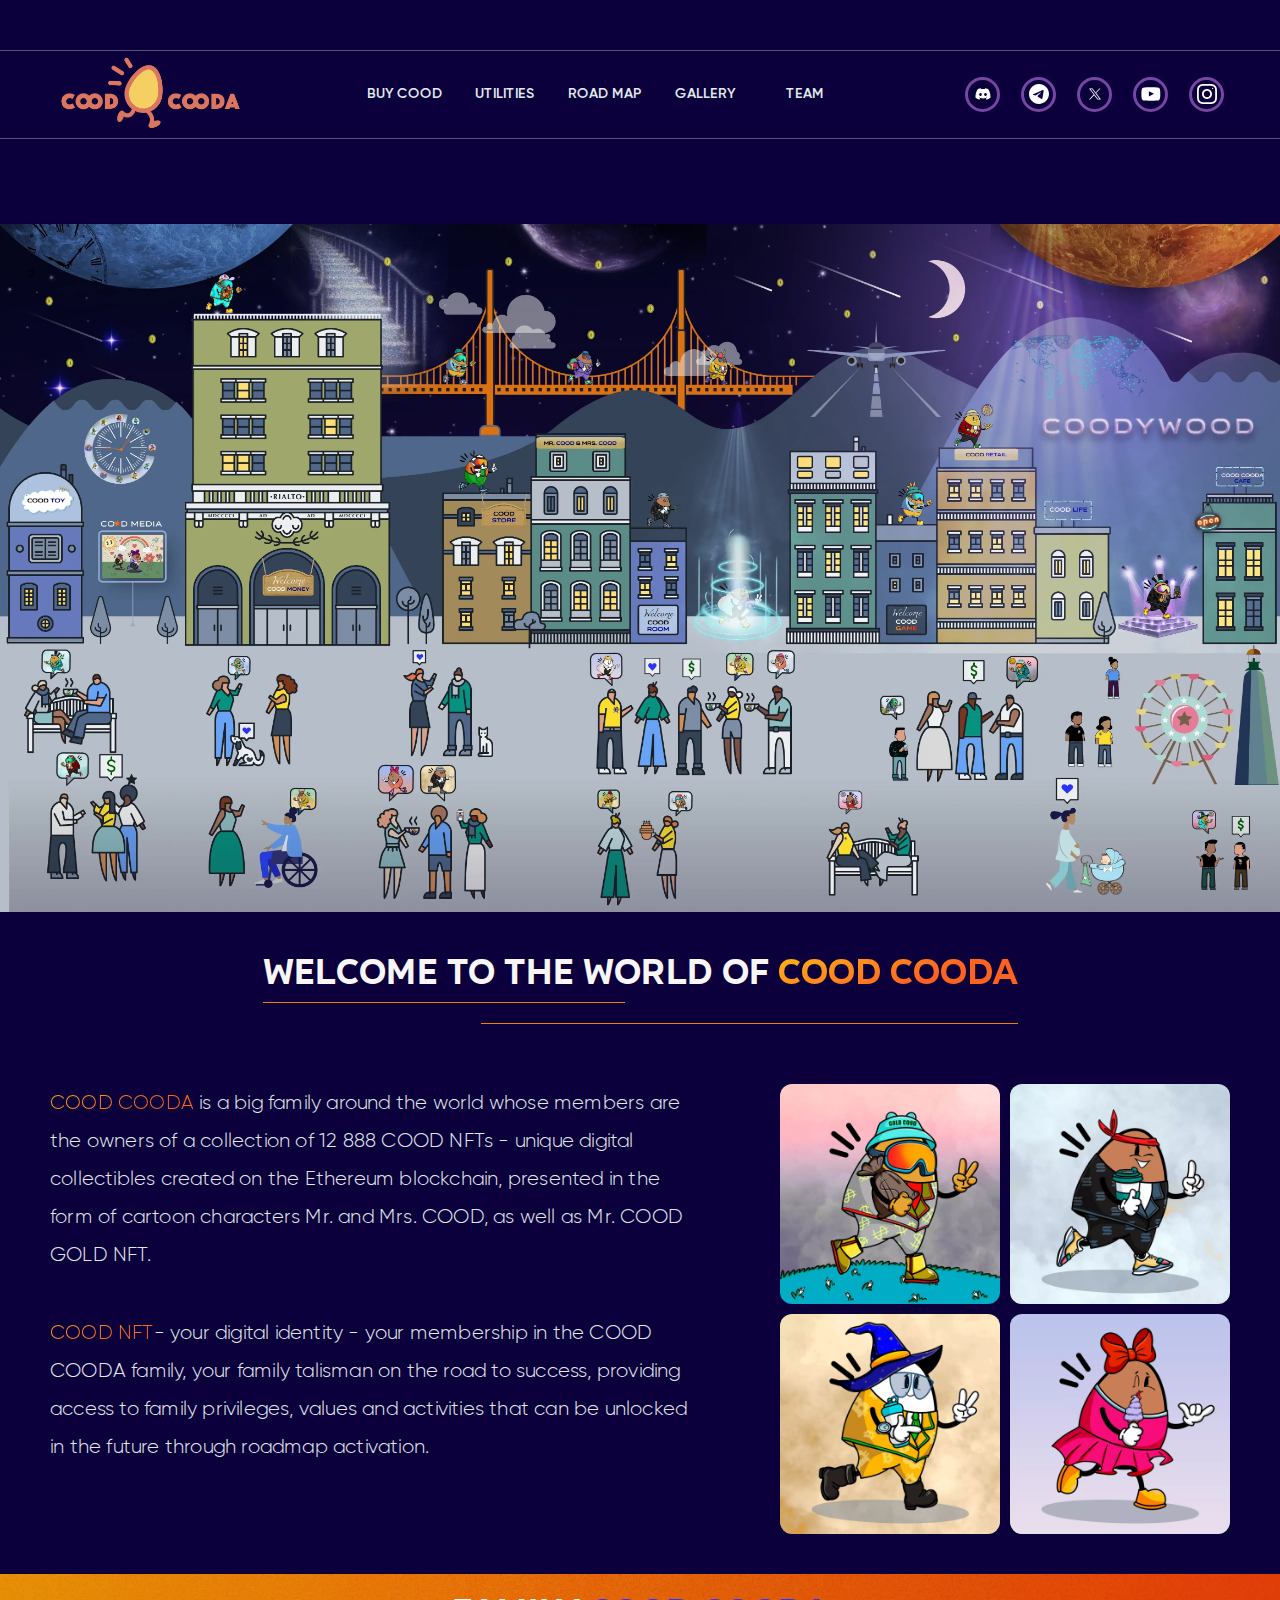
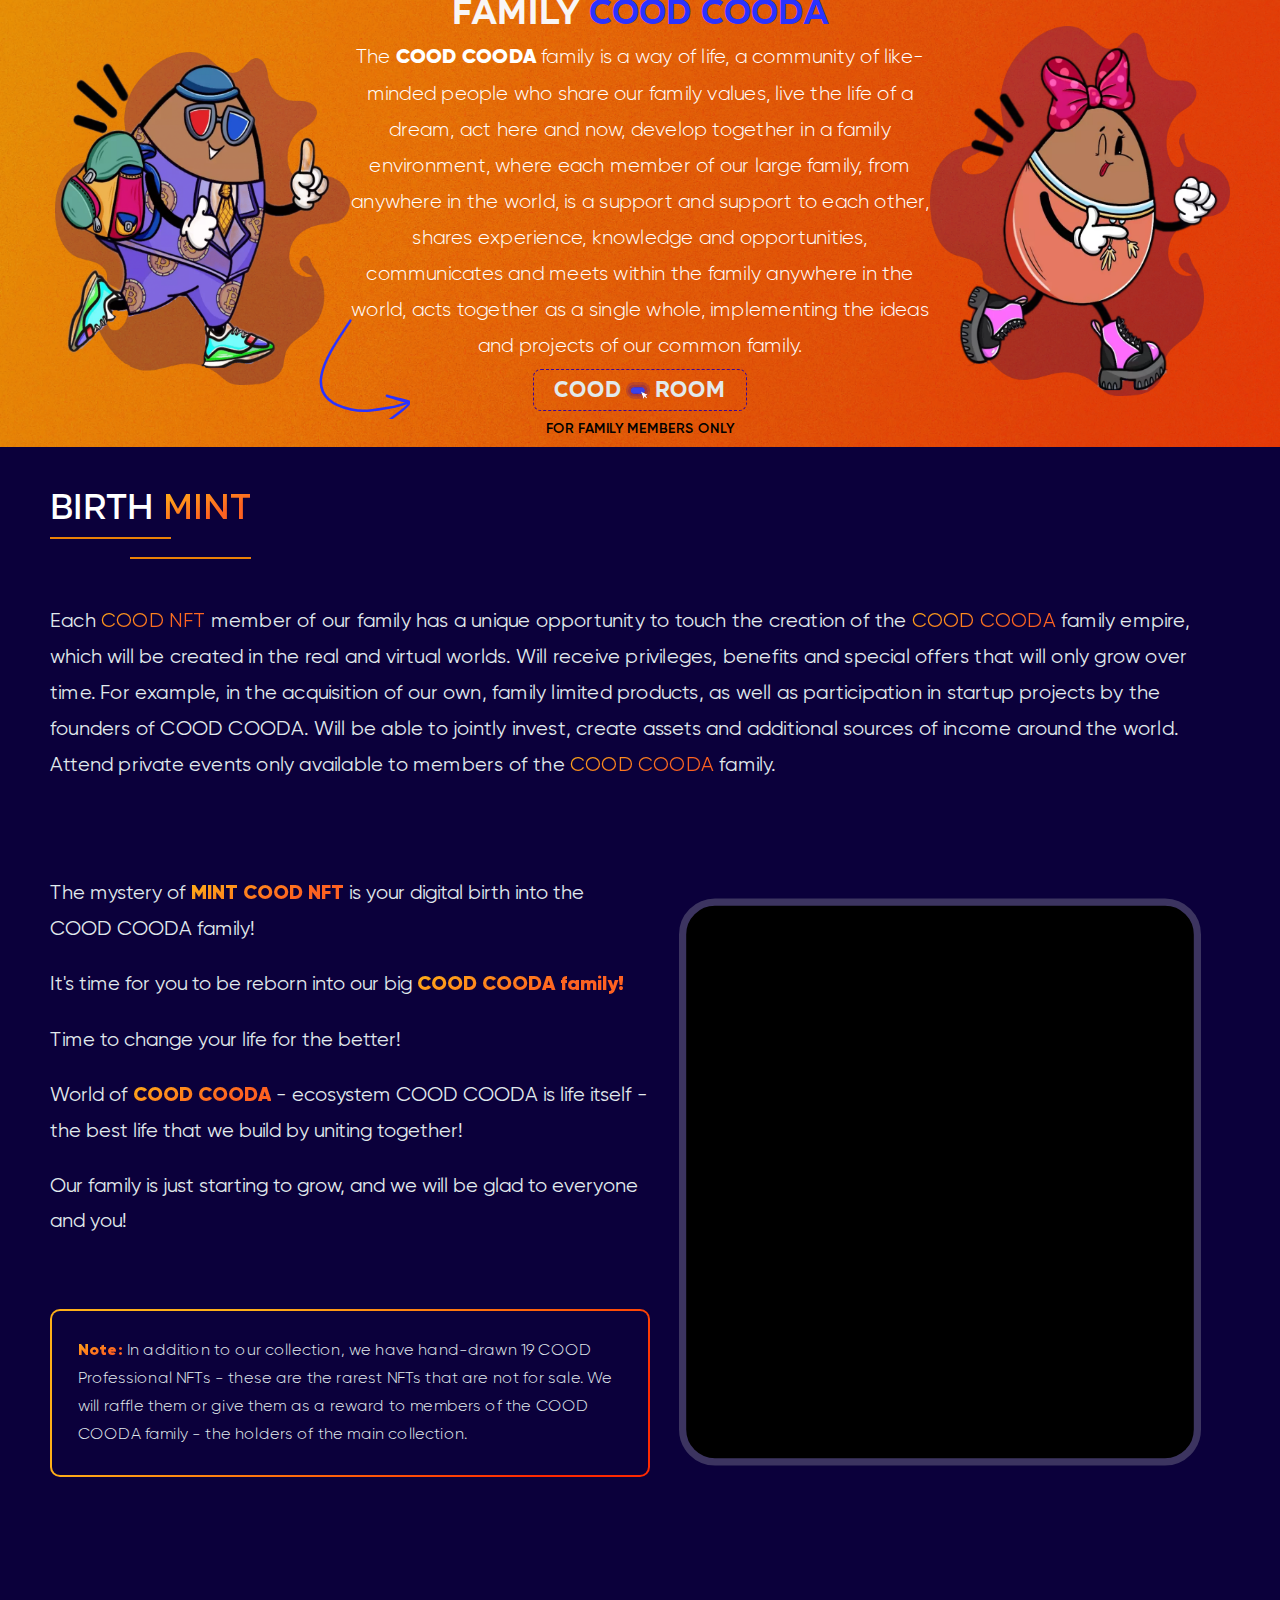
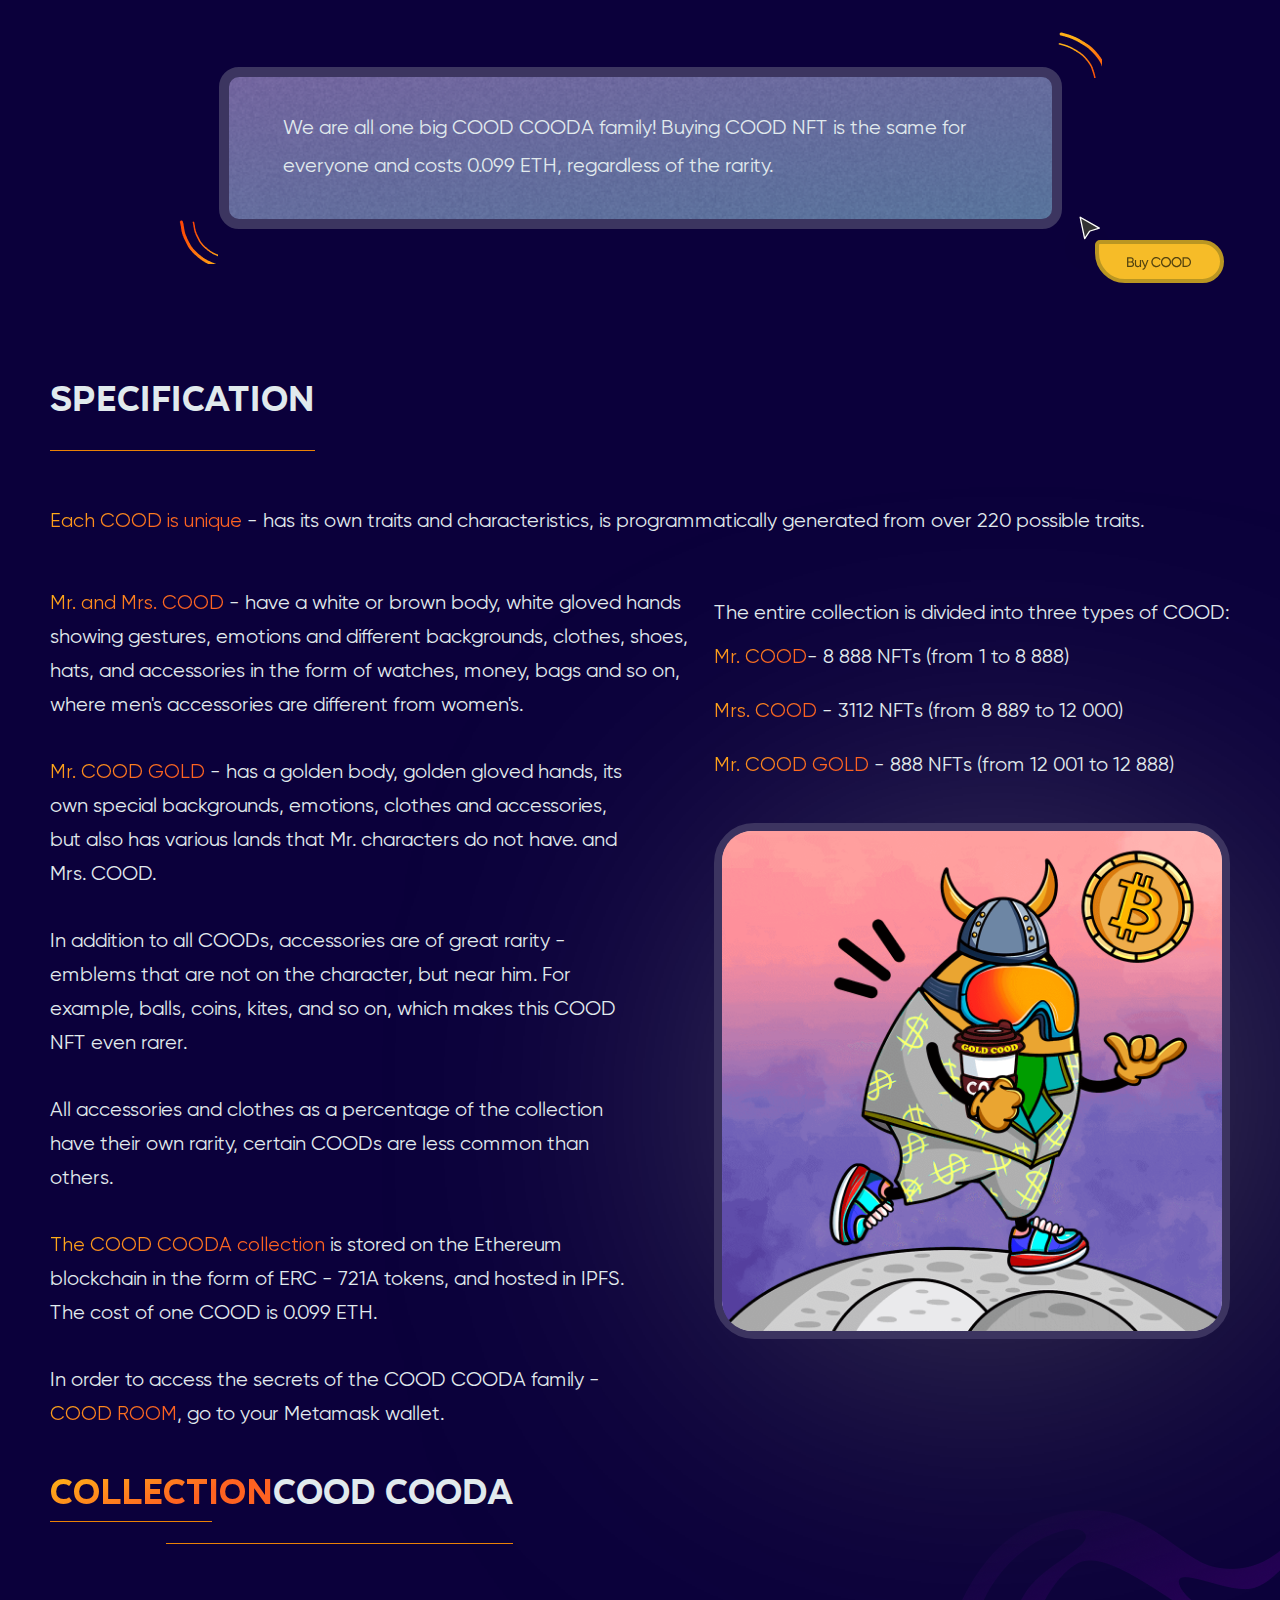
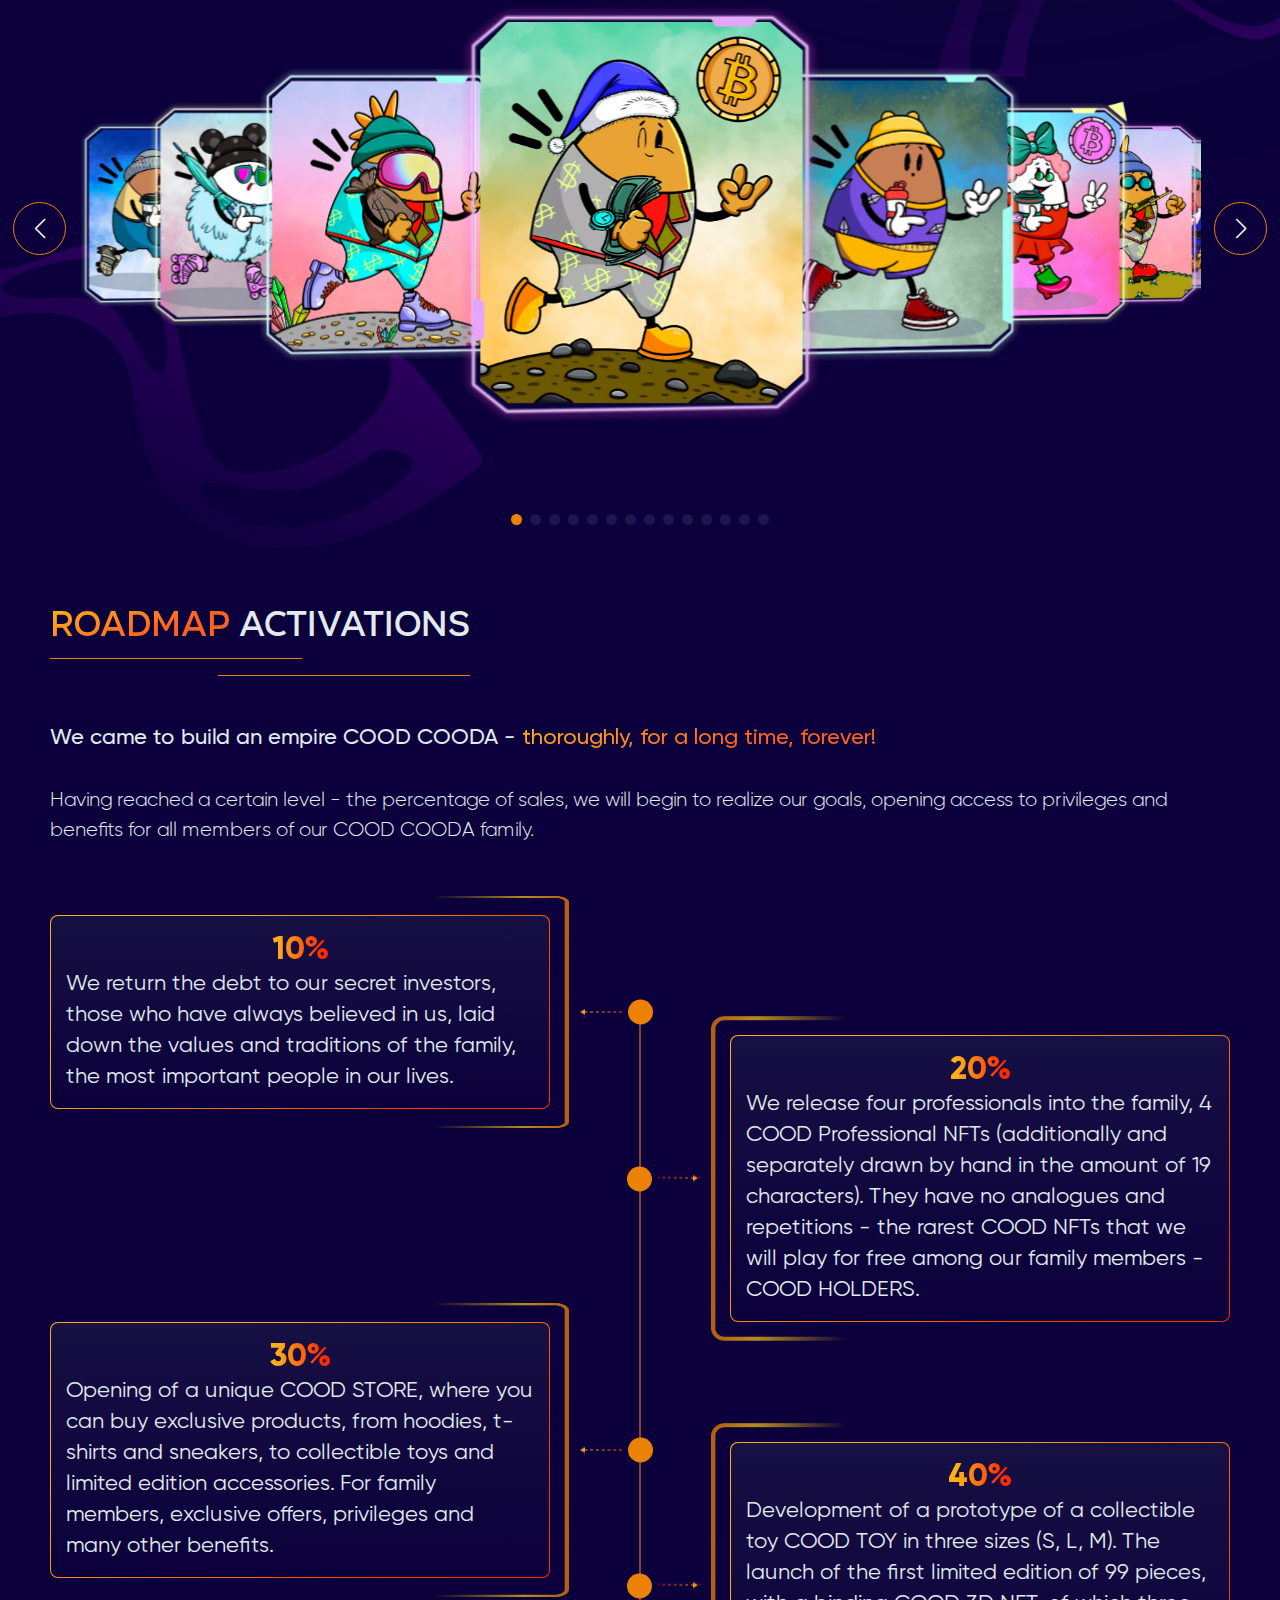
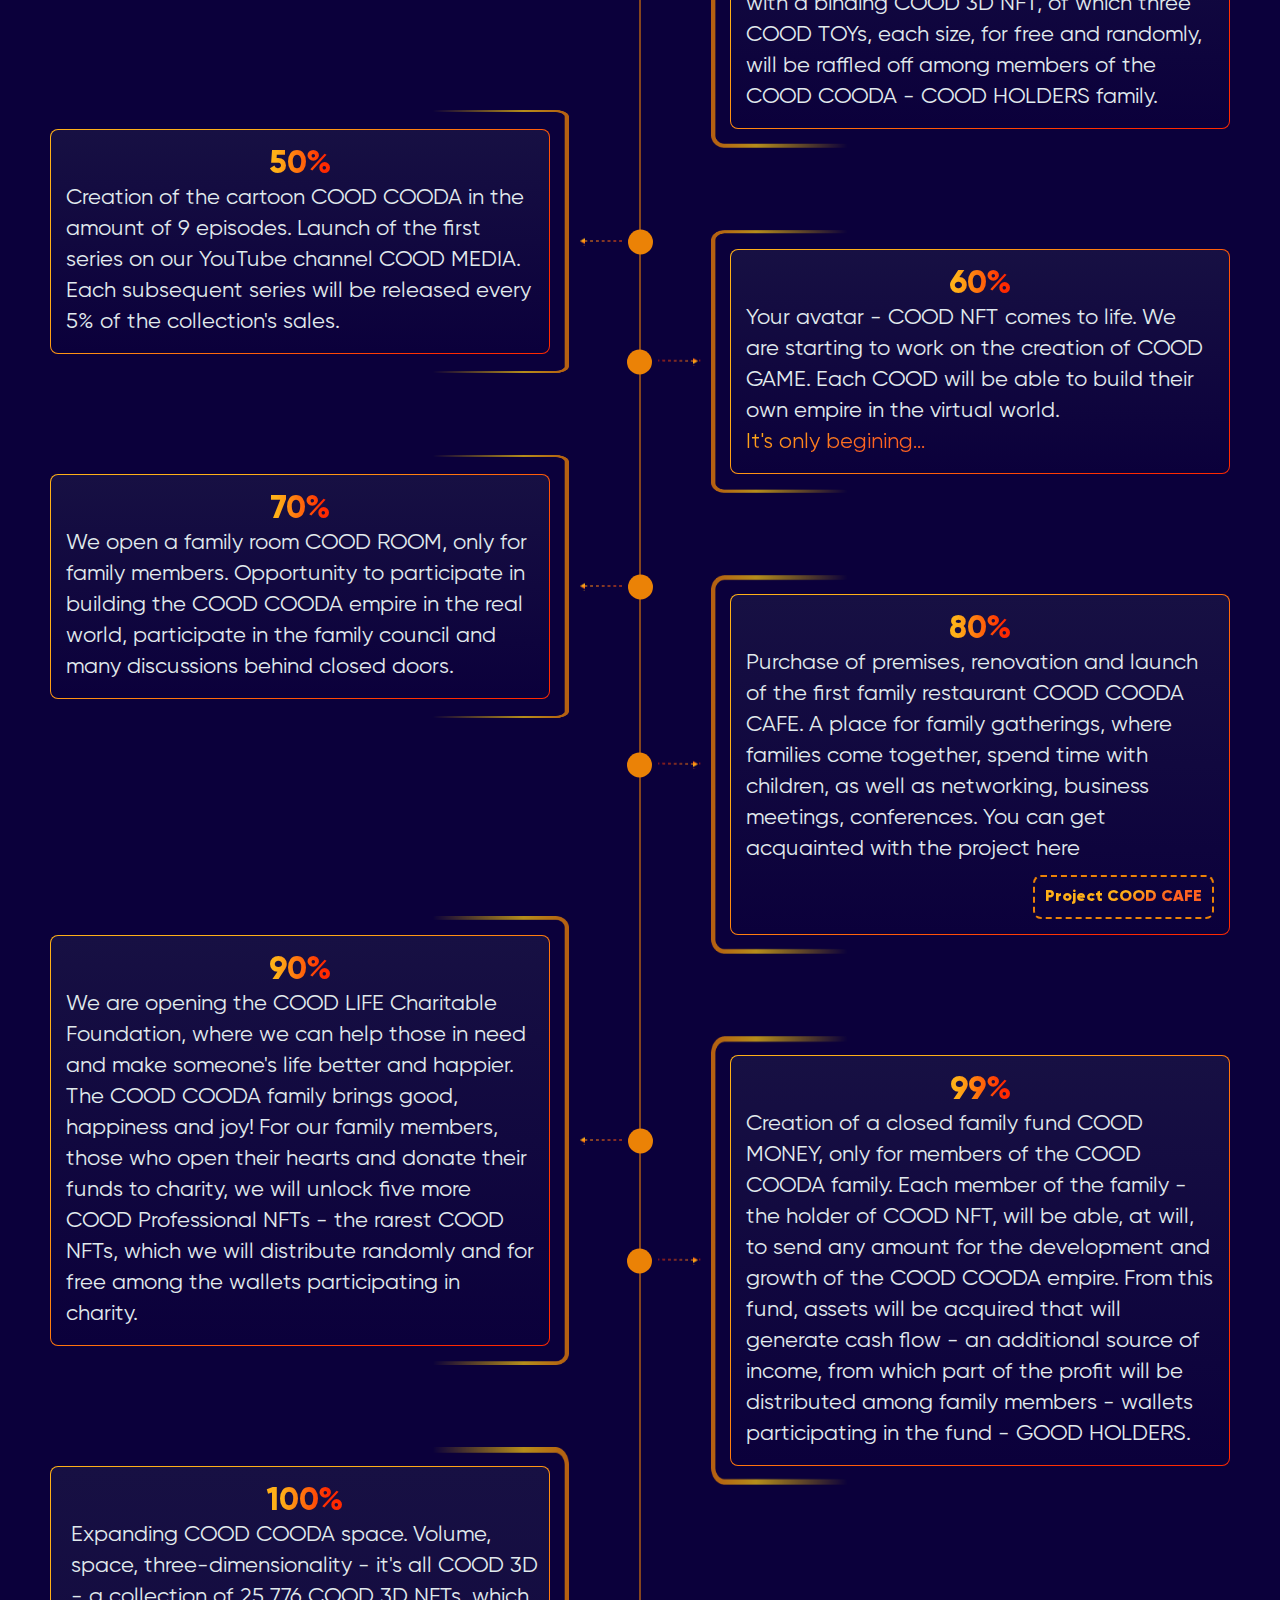
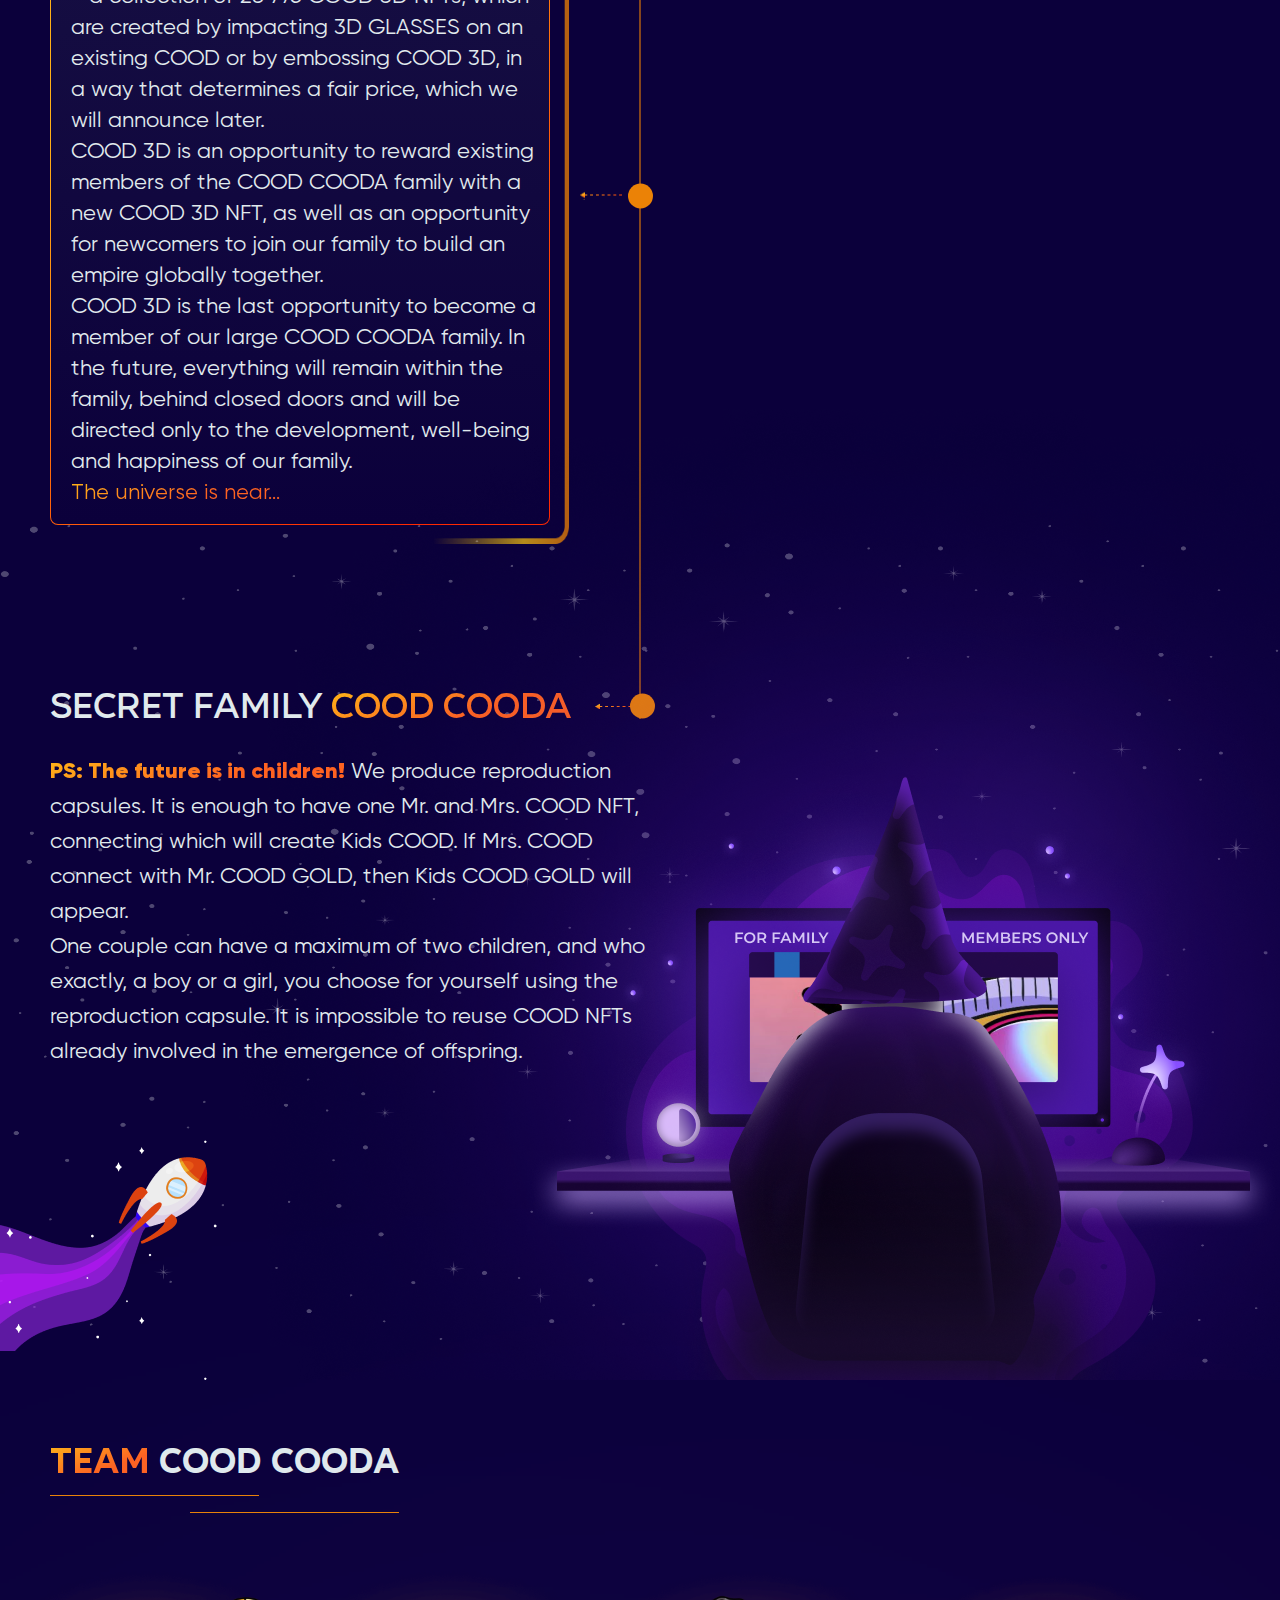
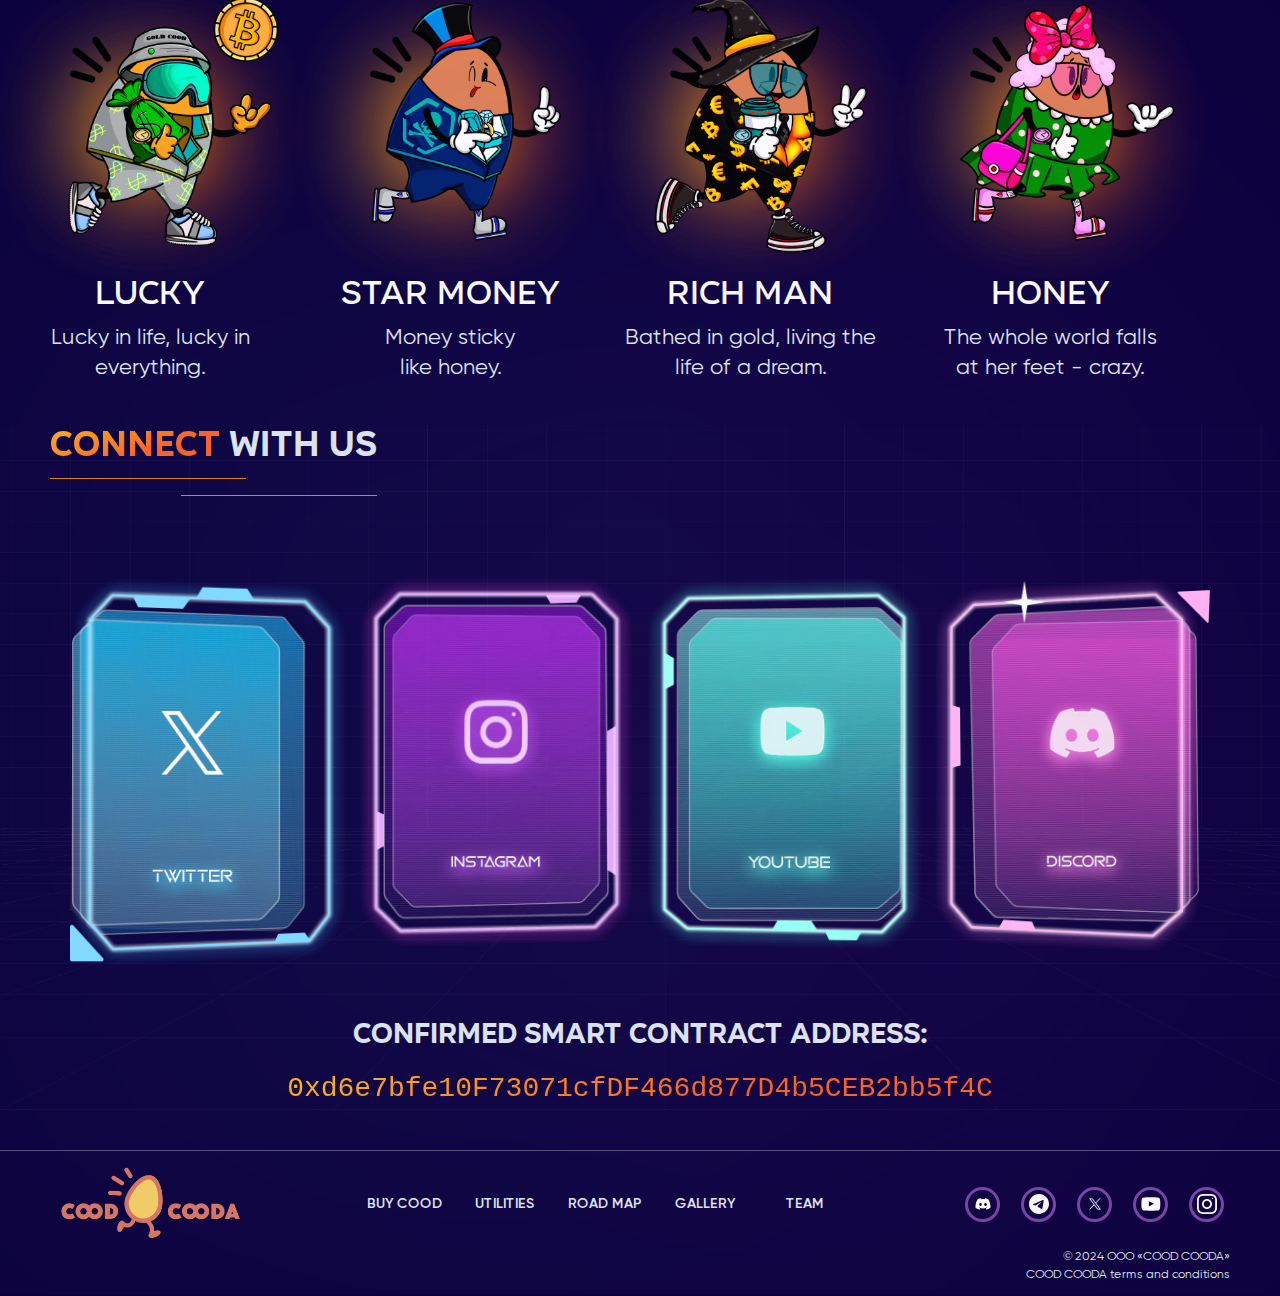
<file: index.html>
<!DOCTYPE html>
<html lang="ru">

<head>
  <meta charset="UTF-8" />
  <meta name="viewport" content="width=device-width, initial-scale=1.0" />
  <title>COOD COODA</title>
  <link rel="preconnect" href="https://fonts.googleapis.com" />
  <link rel="preconnect" href="https://fonts.gstatic.com" crossorigin />
  <link rel="shortcut icon" href="images/favicon.png" type="image/png" />
  <link href="https://fonts.googleapis.com/css2?family=Montserrat:wght@700&family=Open+Sans:wght@400;600&display=swap"
    rel="stylesheet" />

  <link rel="stylesheet" href="css/style.min.css" />
</head>

<body>
  <div class="wrapper">
    <header class="header">
      <div class="container">
        <div class="header__inner">
          <a href="index.html" class="logo">
            <img class="logo-img" src="images/logo.webp" alt="logo" />
          </a>

          <div class="header__menu">
            <a class="header__menu-item" href="#buy">BUY COOD</a>
            <a class="header__menu-item" href="tabs.html">UTILITIES</a>
            <a class="header__menu-item" href="#road">ROAD MAP</a>
            <a class="header__menu-item" href="#gallery">GALLERY</a>
            <a class="header__menu-item" href="#team">TEAM</a>
            <div class="header__social-mobile">
              <a class="header__social-item discord" href="https://discord.gg/6KXtFGFMJv ">
                <div class="header__social-item_wrapper">
                  <svg xmlns="http://www.w3.org/2000/svg" x="0px" y="0px" width="20" height="17" viewBox="0 0 72 72">
                    <path
                      d="M54.657,19.077c0,0,8.343,9.663,8.343,27.069v3.65c0,0-10.536,6.866-13.747,6.866l-3.115-4.529	c1.936-0.867,4.577-2.372,4.577-2.372l-0.965-0.747c0,0-6.173,2.86-13.749,2.86s-13.749-2.86-13.749-2.86l-0.965,0.747	c0,0,2.641,1.505,4.577,2.372l-3.115,4.529C19.536,56.662,9,49.796,9,49.796v-3.65c0-17.406,8.343-27.069,8.343-27.069	s5.707-2.762,10.977-3.489l1.635,3.1c0,0,2.599-0.602,6.045-0.602s6.045,0.602,6.045,0.602l1.635-3.1	C48.95,16.315,54.657,19.077,54.657,19.077z M27.01,43.603c2.656,0,4.808-2.418,4.808-5.401c0-2.983-2.153-5.401-4.808-5.401	s-4.808,2.418-4.808,5.401C22.202,41.185,24.354,43.603,27.01,43.603z M44.99,43.603c2.656,0,4.808-2.418,4.808-5.401	c0-2.983-2.153-5.401-4.808-5.401c-2.656,0-4.808,2.418-4.808,5.401C40.182,41.185,42.334,43.603,44.99,43.603z">
                    </path>
                  </svg>
                </div>
              </a>

              <a class="header__social-item" href="https://t.me/COODCOODA ">
                <div class="header__social-item_wrapper">
                  <svg xmlns="http://www.w3.org/2000/svg" width="19" height="19" viewBox="0 0 19 19" fill="none">
                    <path fill-rule="evenodd" clip-rule="evenodd"
                      d="M19.0005 9.5C19.0005 14.7467 14.7472 19 9.50049 19C4.25378 19 0.000488281 14.7467 0.000488281 9.5C0.000488281 4.2533 4.25378 0 9.50049 0C14.7472 0 19.0005 4.2533 19.0005 9.5ZM9.84093 7.01332C8.91691 7.39765 7.07018 8.19311 4.30074 9.39971C3.85102 9.57855 3.61544 9.7535 3.594 9.92457C3.55775 10.2137 3.9198 10.3275 4.41282 10.4826C4.47988 10.5036 4.54937 10.5255 4.62061 10.5486C5.10566 10.7063 5.75814 10.8908 6.09734 10.8981C6.40503 10.9048 6.74844 10.7779 7.12758 10.5176C9.71516 8.77088 11.0509 7.88802 11.1347 7.86898C11.1939 7.85556 11.2759 7.83867 11.3314 7.88804C11.387 7.93742 11.3815 8.03092 11.3756 8.056C11.3398 8.2089 9.91859 9.53016 9.18313 10.2139C8.95385 10.4271 8.79121 10.5783 8.75797 10.6128C8.68349 10.6901 8.60759 10.7633 8.53464 10.8336C8.08401 11.2681 7.74608 11.5938 8.55335 12.1258C8.94129 12.3814 9.25172 12.5928 9.56141 12.8037C9.89963 13.0341 10.237 13.2638 10.6734 13.5499C10.7846 13.6228 10.8908 13.6985 10.9943 13.7723C11.3879 14.0529 11.7415 14.305 12.1784 14.2647C12.4322 14.2414 12.6944 14.0027 12.8276 13.2908C13.1423 11.6083 13.7609 7.96294 13.9039 6.46077C13.9164 6.32916 13.9007 6.16073 13.888 6.08679C13.8754 6.01285 13.8489 5.9075 13.7528 5.82952C13.639 5.73716 13.4633 5.71768 13.3847 5.71907C13.0274 5.72536 12.4792 5.91598 9.84093 7.01332Z" />
                  </svg>
                </div>
              </a>

              <a class="header__social-item twitter " href="https://twitter.com/COOD_COODA ">
                <div class="header__social-item_wrapper">
                  <svg version="1.1" id="svg5" xmlns:svg="http://www.w3.org/2000/svg" xmlns="http://www.w3.org/2000/svg"
                    xmlns:xlink="http://www.w3.org/1999/xlink" x="0px" y="0px" viewBox="0 0 1668.56 1221.19"
                    style="enable-background:new 0 0 1668.56 1221.19;" xml:space="preserve">
                    <g id="layer1" transform="translate(52.390088,-25.058597)">
                      <path id="path1009"
                        d="M283.94,167.31l386.39,516.64L281.5,1104h87.51l340.42-367.76L984.48,1104h297.8L874.15,558.3l361.92-390.99
                   h-87.51l-313.51,338.7l-253.31-338.7H283.94z M412.63,231.77h136.81l604.13,807.76h-136.81L412.63,231.77z" />
                    </g>
                  </svg>

                </div>
              </a>

              <a class="header__social-item" href="https://www.youtube.com/channel/UCwZasWrMhFUQVH3JP6IuCFg">
                <div class="header__social-item_wrapper">
                  <svg width="18" height="12" viewBox="0 0 18 12" fill="none" xmlns="http://www.w3.org/2000/svg">
                    <path
                      d="M17.1905 2.58928C17.1905 2.58928 17.0245 1.41294 16.5132 0.896418C15.8657 0.216607 15.1419 0.213274 14.8099 0.173285C12.4325 -9.53409e-08 8.86318 0 8.86318 0H8.85654C8.85654 0 5.28721 -9.53409e-08 2.90986 0.173285C2.57783 0.213274 1.854 0.216607 1.20654 0.896418C0.695215 1.41294 0.53252 2.58928 0.53252 2.58928C0.53252 2.58928 0.359863 3.97223 0.359863 5.35185V6.64482C0.359863 8.02444 0.529199 9.40739 0.529199 9.40739C0.529199 9.40739 0.695215 10.5837 1.20322 11.1003C1.85068 11.7801 2.70068 11.7567 3.0792 11.83C4.44053 11.96 8.85986 12 8.85986 12C8.85986 12 12.4325 11.9933 14.8099 11.8234C15.1419 11.7834 15.8657 11.7801 16.5132 11.1003C17.0245 10.5837 17.1905 9.40739 17.1905 9.40739C17.1905 9.40739 17.3599 8.02777 17.3599 6.64482V5.35185C17.3599 3.97223 17.1905 2.58928 17.1905 2.58928ZM7.10342 8.21438V3.41905L11.6954 5.82505L7.10342 8.21438Z" />
                  </svg>
                </div>
              </a>

              <a class="header__social-item" href="https://www.instagram.com/coodcooda/ ">
                <div class="header__social-item_wrapper">
                  <svg width="16" height="16" viewBox="0 0 16 16" fill="none" xmlns="http://www.w3.org/2000/svg">
                    <path
                      d="M8.00518 1.44091C10.1439 1.44091 10.3972 1.45028 11.2383 1.48779C12.02 1.52217 12.4422 1.65345 12.7236 1.76284C13.0957 1.90662 13.3646 2.08166 13.6429 2.35984C13.9243 2.64114 14.0962 2.90682 14.2401 3.27877C14.3495 3.56007 14.4808 3.98515 14.5152 4.76343C14.5528 5.60735 14.5621 5.86052 14.5621 7.99531C14.5621 10.1332 14.5528 10.3864 14.5152 11.2272C14.4808 12.0086 14.3495 12.4306 14.2401 12.7119C14.0962 13.0838 13.9211 13.3526 13.6429 13.6308C13.3614 13.9121 13.0957 14.084 12.7236 14.2278C12.4422 14.3372 12.0169 14.4685 11.2383 14.5028C10.3941 14.5403 10.1408 14.5497 8.00518 14.5497C5.86643 14.5497 5.61315 14.5403 4.77203 14.5028C3.99033 14.4685 3.5682 14.3372 3.28679 14.2278C2.9147 14.084 2.64579 13.909 2.3675 13.6308C2.08609 13.3495 1.91411 13.0838 1.77028 12.7119C1.66084 12.4306 1.52951 12.0055 1.49511 11.2272C1.45759 10.3833 1.44821 10.1301 1.44821 7.99531C1.44821 5.85739 1.45759 5.60422 1.49511 4.76343C1.52951 3.98203 1.66084 3.56007 1.77028 3.27877C1.91411 2.90682 2.08921 2.63802 2.3675 2.35984C2.64891 2.07853 2.9147 1.90662 3.28679 1.76284C3.5682 1.65345 3.99345 1.52217 4.77203 1.48779C5.61315 1.45028 5.86643 1.44091 8.00518 1.44091ZM8.00518 0C5.83203 0 5.56 0.00937683 4.70637 0.0468842C3.85587 0.0843915 3.27115 0.221918 2.76461 0.418832C2.23617 0.625122 1.78904 0.89705 1.34503 1.34401C0.897889 1.78785 0.625855 2.23481 0.419484 2.75991C0.222493 3.26939 0.0849127 3.85075 0.0473908 4.70092C0.00986878 5.55734 0.000488281 5.82926 0.000488281 8.00156C0.000488281 10.1739 0.00986878 10.4458 0.0473908 11.2991C0.0849127 12.1492 0.222493 12.7337 0.419484 13.2401C0.625855 13.7683 0.897889 14.2153 1.34503 14.6591C1.78904 15.103 2.23617 15.378 2.76148 15.5812C3.27115 15.7781 3.85275 15.9156 4.70324 15.9531C5.55687 15.9906 5.8289 16 8.00205 16C10.1752 16 10.4472 15.9906 11.3009 15.9531C12.1514 15.9156 12.7361 15.7781 13.2426 15.5812C13.7679 15.378 14.2151 15.103 14.6591 14.6591C15.1031 14.2153 15.3782 13.7683 15.5815 13.2432C15.7785 12.7337 15.9161 12.1524 15.9536 11.3022C15.9911 10.4489 16.0005 10.177 16.0005 8.00469C16.0005 5.83239 15.9911 5.56046 15.9536 4.70717C15.9161 3.857 15.7785 3.27251 15.5815 2.76617C15.3845 2.23481 15.1125 1.78785 14.6653 1.34401C14.2213 0.900176 13.7742 0.625122 13.2489 0.421957C12.7392 0.225044 12.1576 0.0875171 11.3071 0.0500098C10.4504 0.00937684 10.1783 0 8.00518 0Z" />
                    <path
                      d="M8.00049 4C5.79212 4 4.00049 5.79164 4.00049 8C4.00049 10.2084 5.79212 12 8.00049 12C10.2089 12 12.0005 10.2084 12.0005 8C12.0005 5.79164 10.2089 4 8.00049 4ZM8.00049 10.5947C6.56779 10.5947 5.40581 9.4327 5.40581 8C5.40581 6.5673 6.56779 5.40532 8.00049 5.40532C9.43319 5.40532 10.5952 6.5673 10.5952 8C10.5952 9.4327 9.43319 10.5947 8.00049 10.5947Z" />
                    <path
                      d="M13.0005 3.5C13.0005 3.77687 12.7757 4 12.5005 4C12.2236 4 12.0005 3.77524 12.0005 3.5C12.0005 3.22313 12.2252 3 12.5005 3C12.7757 3 13.0005 3.22476 13.0005 3.5Z" />
                  </svg>
                </div>
              </a>
            </div>
          </div>
          <div class="header__social">
            <a class="header__social-item discord" href="https://discord.gg/6KXtFGFMJv ">
              <div class="header__social-item_wrapper">
                <svg xmlns="http://www.w3.org/2000/svg" x="0px" y="0px" width="20" height="17" viewBox="0 0 72 72">
                  <path
                    d="M54.657,19.077c0,0,8.343,9.663,8.343,27.069v3.65c0,0-10.536,6.866-13.747,6.866l-3.115-4.529	c1.936-0.867,4.577-2.372,4.577-2.372l-0.965-0.747c0,0-6.173,2.86-13.749,2.86s-13.749-2.86-13.749-2.86l-0.965,0.747	c0,0,2.641,1.505,4.577,2.372l-3.115,4.529C19.536,56.662,9,49.796,9,49.796v-3.65c0-17.406,8.343-27.069,8.343-27.069	s5.707-2.762,10.977-3.489l1.635,3.1c0,0,2.599-0.602,6.045-0.602s6.045,0.602,6.045,0.602l1.635-3.1	C48.95,16.315,54.657,19.077,54.657,19.077z M27.01,43.603c2.656,0,4.808-2.418,4.808-5.401c0-2.983-2.153-5.401-4.808-5.401	s-4.808,2.418-4.808,5.401C22.202,41.185,24.354,43.603,27.01,43.603z M44.99,43.603c2.656,0,4.808-2.418,4.808-5.401	c0-2.983-2.153-5.401-4.808-5.401c-2.656,0-4.808,2.418-4.808,5.401C40.182,41.185,42.334,43.603,44.99,43.603z">
                  </path>
                </svg>
              </div>
            </a>

            <a class="header__social-item " href="https://t.me/COODCOODA ">
              <div class="header__social-item_wrapper">
                <svg xmlns="http://www.w3.org/2000/svg" width="19" height="19" viewBox="0 0 19 19" fill="none">
                  <path fill-rule="evenodd" clip-rule="evenodd"
                    d="M19.0005 9.5C19.0005 14.7467 14.7472 19 9.50049 19C4.25378 19 0.000488281 14.7467 0.000488281 9.5C0.000488281 4.2533 4.25378 0 9.50049 0C14.7472 0 19.0005 4.2533 19.0005 9.5ZM9.84093 7.01332C8.91691 7.39765 7.07018 8.19311 4.30074 9.39971C3.85102 9.57855 3.61544 9.7535 3.594 9.92457C3.55775 10.2137 3.9198 10.3275 4.41282 10.4826C4.47988 10.5036 4.54937 10.5255 4.62061 10.5486C5.10566 10.7063 5.75814 10.8908 6.09734 10.8981C6.40503 10.9048 6.74844 10.7779 7.12758 10.5176C9.71516 8.77088 11.0509 7.88802 11.1347 7.86898C11.1939 7.85556 11.2759 7.83867 11.3314 7.88804C11.387 7.93742 11.3815 8.03092 11.3756 8.056C11.3398 8.2089 9.91859 9.53016 9.18313 10.2139C8.95385 10.4271 8.79121 10.5783 8.75797 10.6128C8.68349 10.6901 8.60759 10.7633 8.53464 10.8336C8.08401 11.2681 7.74608 11.5938 8.55335 12.1258C8.94129 12.3814 9.25172 12.5928 9.56141 12.8037C9.89963 13.0341 10.237 13.2638 10.6734 13.5499C10.7846 13.6228 10.8908 13.6985 10.9943 13.7723C11.3879 14.0529 11.7415 14.305 12.1784 14.2647C12.4322 14.2414 12.6944 14.0027 12.8276 13.2908C13.1423 11.6083 13.7609 7.96294 13.9039 6.46077C13.9164 6.32916 13.9007 6.16073 13.888 6.08679C13.8754 6.01285 13.8489 5.9075 13.7528 5.82952C13.639 5.73716 13.4633 5.71768 13.3847 5.71907C13.0274 5.72536 12.4792 5.91598 9.84093 7.01332Z" />
                </svg>
              </div>
            </a>

            <a class="header__social-item twitter " href="https://twitter.com/COOD_COODA ">
              <div class="header__social-item_wrapper">
                <svg version="1.1" id="svg5" xmlns:svg="http://www.w3.org/2000/svg" xmlns="http://www.w3.org/2000/svg"
                  xmlns:xlink="http://www.w3.org/1999/xlink" x="0px" y="0px" viewBox="0 0 1668.56 1221.19"
                  style="enable-background:new 0 0 1668.56 1221.19;" xml:space="preserve">
                  <g id="layer1" transform="translate(52.390088,-25.058597)">
                    <path id="path1009"
                      d="M283.94,167.31l386.39,516.64L281.5,1104h87.51l340.42-367.76L984.48,1104h297.8L874.15,558.3l361.92-390.99
                 h-87.51l-313.51,338.7l-253.31-338.7H283.94z M412.63,231.77h136.81l604.13,807.76h-136.81L412.63,231.77z" />
                  </g>
                </svg>

              </div>
            </a>

            <a class="header__social-item" href="https://www.youtube.com/channel/UCwZasWrMhFUQVH3JP6IuCFg">
              <div class="header__social-item_wrapper">
                <svg width="18" height="12" viewBox="0 0 18 12" fill="none" xmlns="http://www.w3.org/2000/svg">
                  <path
                    d="M17.1905 2.58928C17.1905 2.58928 17.0245 1.41294 16.5132 0.896418C15.8657 0.216607 15.1419 0.213274 14.8099 0.173285C12.4325 -9.53409e-08 8.86318 0 8.86318 0H8.85654C8.85654 0 5.28721 -9.53409e-08 2.90986 0.173285C2.57783 0.213274 1.854 0.216607 1.20654 0.896418C0.695215 1.41294 0.53252 2.58928 0.53252 2.58928C0.53252 2.58928 0.359863 3.97223 0.359863 5.35185V6.64482C0.359863 8.02444 0.529199 9.40739 0.529199 9.40739C0.529199 9.40739 0.695215 10.5837 1.20322 11.1003C1.85068 11.7801 2.70068 11.7567 3.0792 11.83C4.44053 11.96 8.85986 12 8.85986 12C8.85986 12 12.4325 11.9933 14.8099 11.8234C15.1419 11.7834 15.8657 11.7801 16.5132 11.1003C17.0245 10.5837 17.1905 9.40739 17.1905 9.40739C17.1905 9.40739 17.3599 8.02777 17.3599 6.64482V5.35185C17.3599 3.97223 17.1905 2.58928 17.1905 2.58928ZM7.10342 8.21438V3.41905L11.6954 5.82505L7.10342 8.21438Z" />
                </svg>
              </div>
            </a>

            <a class="header__social-item" href="https://www.instagram.com/coodcooda/ ">
              <div class="header__social-item_wrapper">
                <svg width="16" height="16" viewBox="0 0 16 16" fill="none" xmlns="http://www.w3.org/2000/svg">
                  <path
                    d="M8.00518 1.44091C10.1439 1.44091 10.3972 1.45028 11.2383 1.48779C12.02 1.52217 12.4422 1.65345 12.7236 1.76284C13.0957 1.90662 13.3646 2.08166 13.6429 2.35984C13.9243 2.64114 14.0962 2.90682 14.2401 3.27877C14.3495 3.56007 14.4808 3.98515 14.5152 4.76343C14.5528 5.60735 14.5621 5.86052 14.5621 7.99531C14.5621 10.1332 14.5528 10.3864 14.5152 11.2272C14.4808 12.0086 14.3495 12.4306 14.2401 12.7119C14.0962 13.0838 13.9211 13.3526 13.6429 13.6308C13.3614 13.9121 13.0957 14.084 12.7236 14.2278C12.4422 14.3372 12.0169 14.4685 11.2383 14.5028C10.3941 14.5403 10.1408 14.5497 8.00518 14.5497C5.86643 14.5497 5.61315 14.5403 4.77203 14.5028C3.99033 14.4685 3.5682 14.3372 3.28679 14.2278C2.9147 14.084 2.64579 13.909 2.3675 13.6308C2.08609 13.3495 1.91411 13.0838 1.77028 12.7119C1.66084 12.4306 1.52951 12.0055 1.49511 11.2272C1.45759 10.3833 1.44821 10.1301 1.44821 7.99531C1.44821 5.85739 1.45759 5.60422 1.49511 4.76343C1.52951 3.98203 1.66084 3.56007 1.77028 3.27877C1.91411 2.90682 2.08921 2.63802 2.3675 2.35984C2.64891 2.07853 2.9147 1.90662 3.28679 1.76284C3.5682 1.65345 3.99345 1.52217 4.77203 1.48779C5.61315 1.45028 5.86643 1.44091 8.00518 1.44091ZM8.00518 0C5.83203 0 5.56 0.00937683 4.70637 0.0468842C3.85587 0.0843915 3.27115 0.221918 2.76461 0.418832C2.23617 0.625122 1.78904 0.89705 1.34503 1.34401C0.897889 1.78785 0.625855 2.23481 0.419484 2.75991C0.222493 3.26939 0.0849127 3.85075 0.0473908 4.70092C0.00986878 5.55734 0.000488281 5.82926 0.000488281 8.00156C0.000488281 10.1739 0.00986878 10.4458 0.0473908 11.2991C0.0849127 12.1492 0.222493 12.7337 0.419484 13.2401C0.625855 13.7683 0.897889 14.2153 1.34503 14.6591C1.78904 15.103 2.23617 15.378 2.76148 15.5812C3.27115 15.7781 3.85275 15.9156 4.70324 15.9531C5.55687 15.9906 5.8289 16 8.00205 16C10.1752 16 10.4472 15.9906 11.3009 15.9531C12.1514 15.9156 12.7361 15.7781 13.2426 15.5812C13.7679 15.378 14.2151 15.103 14.6591 14.6591C15.1031 14.2153 15.3782 13.7683 15.5815 13.2432C15.7785 12.7337 15.9161 12.1524 15.9536 11.3022C15.9911 10.4489 16.0005 10.177 16.0005 8.00469C16.0005 5.83239 15.9911 5.56046 15.9536 4.70717C15.9161 3.857 15.7785 3.27251 15.5815 2.76617C15.3845 2.23481 15.1125 1.78785 14.6653 1.34401C14.2213 0.900176 13.7742 0.625122 13.2489 0.421957C12.7392 0.225044 12.1576 0.0875171 11.3071 0.0500098C10.4504 0.00937684 10.1783 0 8.00518 0Z" />
                  <path
                    d="M8.00049 4C5.79212 4 4.00049 5.79164 4.00049 8C4.00049 10.2084 5.79212 12 8.00049 12C10.2089 12 12.0005 10.2084 12.0005 8C12.0005 5.79164 10.2089 4 8.00049 4ZM8.00049 10.5947C6.56779 10.5947 5.40581 9.4327 5.40581 8C5.40581 6.5673 6.56779 5.40532 8.00049 5.40532C9.43319 5.40532 10.5952 6.5673 10.5952 8C10.5952 9.4327 9.43319 10.5947 8.00049 10.5947Z" />
                  <path
                    d="M13.0005 3.5C13.0005 3.77687 12.7757 4 12.5005 4C12.2236 4 12.0005 3.77524 12.0005 3.5C12.0005 3.22313 12.2252 3 12.5005 3C12.7757 3 13.0005 3.22476 13.0005 3.5Z" />
                </svg>
              </div>
            </a>
          </div>
          <div class="header__burger">
            <span></span>
            <span></span>
            <span></span>
          </div>
        </div>
      </div>
    </header>
    <div class="bg-img">
      <img src="images/top-img.webp" alt="" />
    </div>
    <main class="main">
      <section class="wellcome">
        <div class="container">
          <div class="wellcome__inner">
            <h2 class="wellcome__title">
              WELCOME TO THE WORLD OF
              <span class="cood-cooda">COOD COODA</span>
            </h2>

            <div class="wellcome__info">
              <div class="wellcome__info-text">
                <p>
                  <span class="cood-cooda">COOD COODA </span> is a big family
                  around the world whose members are the owners of a
                  collection of 12 888 COOD NFTs - unique digital collectibles
                  created on the Ethereum blockchain, presented in the form of
                  cartoon characters Mr. and Mrs. COOD, as well as Mr. COOD
                  GOLD NFT.
                </p>
                <p>
                  <span class="cood-cooda">COOD NFT</span>- your digital
                  identity - your membership in the COOD COODA family, your
                  family talisman on the road to success, providing access to
                  family privileges, values ​​and activities that can be
                  unlocked in the future through roadmap activation.
                </p>
              </div>
              <div class="wellcomee__info-img">
                <div class="wellcomee__info-img-box">
                  <img src="images/info-img-1.webp" alt="image" />
                </div>
                <div class="wellcomee__info-img-box">
                  <img src="images/info-img-2.webp" alt="image" />
                </div>
                <div class="wellcomee__info-img-box">
                  <img src="images/info-img-3.webp" alt="image" />
                </div>
                <div class="wellcomee__info-img-box">
                  <img src="images/info-img-4.webp" alt="image" />
                </div>
              </div>
            </div>
          </div>
        </div>
      </section>
      <section class="family">
        <div class="containerFluid">
          <div class="family__inner">
            <img class="leftImgFamily" src="images/family-left.webp" alt="image" />

            <div class="family__content">
              <h3 class="family__title">FAMILY <span>COOD COODA</span></h3>
              <p class="family__text">
                The <span>COOD COODA</span> family is a way of life, a
                community of like-minded people who share our family values,
                live the life of a dream, act here and now, develop together
                in a family environment, where each member of our large
                family, from anywhere in the world, is a support and support
                to each other, shares experience, knowledge and opportunities,
                communicates and meets within the family anywhere in the
                world, acts together as a single whole, implementing the ideas
                and projects of our common family.
              </p>
              <a class="family__btn" href="#">
                cood
                <span> <img src="./images/family-btn.webp" alt="" /> </span>
                room
              </a>
              <p class="family__btn-discription">FOR FAMILY MEMBERS ONLY</p>
            </div>

            <img src="images/family-right.webp" alt="image" />
          </div>
        </div>
      </section>
      <section class="birth" id="buy">
        <div class="container">
          <div class="birth__inner">
            <div class="birth__top">
              <h3 class="birth__top-title">
                Birth <span class="cood-cooda">Mint</span>
              </h3>
              <p class="birth__top-text">
                Each <span class="cood-cooda"> COOD NFT </span> member of our
                family has a unique opportunity to touch the creation of the
                <span class="cood-cooda"> COOD COODA </span>
                family empire, which will be created in the real and virtual
                worlds. Will receive privileges, benefits and special offers
                that will only grow over time. For example, in the acquisition
                of our own, family limited products, as well as participation
                in startup projects by the founders of COOD COODA. Will be
                able to jointly invest, create assets and additional sources
                of income around the world. Attend private events only
                available to members of the
                <span class="cood-cooda"> COOD COODA</span> family.
              </p>
            </div>
            <div class="birth__info">
              <div class="birth__info-text">
                <p>
                  The mystery of
                  <span class="cood-cooda"> MINT COOD NFT </span> is your
                  digital birth into the COOD COODA family!
                </p>

                <p>
                  It's time for you to be reborn into our big
                  <span class="cood-cooda">COOD COODA family!</span>  
                </p>
                <p>Time to change your life for the better!</p>
                <p>
                  World of <span class="cood-cooda">COOD COODA</span> -
                  ecosystem COOD COODA is life itself - the best life that we
                  build by uniting together!
                </p>
                <p>
                  Our family is just starting to grow, and we will be glad to
                  everyone and you!
                </p>
                <p class="info-box">
                  <span class="cood-cooda">Note: </span> In addition to our
                  collection, we have hand-drawn 19 COOD Professional NFTs -
                  these are the rarest NFTs that are not for sale. We will
                  raffle them or give them as a reward to members of the COOD
                  COODA family - the holders of the main collection.
                </p>
              </div>
              <div class="birth__info-img">
                <iframe
                  src="https://embed.ipfscdn.io/ipfs/bafybeihazpt6pkm4azgtupdz7hc2j3o4zpjsvtcgfq4t2keozxkss3ud6q/?contract=0xd6e7bfe10F73071cfDF466d877D4b5CEB2bb5f4C&chain=%7B%22name%22%3A%22Ethereum+Mainnet%22%2C%22chain%22%3A%22ETH%22%2C%22rpc%22%3A%5B%22https%3A%2F%2Fethereum.rpc.thirdweb.com%2F%24%7BTHIRDWEB_API_KEY%7D%22%5D%2C%22nativeCurrency%22%3A%7B%22name%22%3A%22Ether%22%2C%22symbol%22%3A%22ETH%22%2C%22decimals%22%3A18%7D%2C%22shortName%22%3A%22eth%22%2C%22chainId%22%3A1%2C%22testnet%22%3Afalse%2C%22slug%22%3A%22ethereum%22%2C%22icon%22%3A%7B%22url%22%3A%22ipfs%3A%2F%2FQmcxZHpyJa8T4i63xqjPYrZ6tKrt55tZJpbXcjSDKuKaf9%2Fethereum%2F512.png%22%2C%22height%22%3A512%2C%22width%22%3A512%2C%22format%22%3A%22png%22%7D%7D&clientId=e8af8bf051b881e27942ee0c96e7321f&primaryColor=purple"
                  width="600px" height="600px" style="max-width: 100%" frameborder="0"></iframe>
              </div>
            </div>
          </div>
          <div class="b-link">
            <a class="birth__purchase" href="#">
              We are all one big COOD COODA family! Buying COOD NFT is the
              same for everyone and costs 0.099 ETH, regardless of the rarity.
              <span></span>
            </a>
          </div>
        </div>
      </section>
      <section class="certification">
        <div class="container">
          <div class="certification__inner">
            <h3 class="certification__title">SPECIFICATION</h3>
            <p>
              <span class="cood-cooda"> Each COOD is unique</span> - has its
              own traits and characteristics, is programmatically generated
              from over 220 possible traits.
            </p>

            <div class="certification__top">
              <div class="certification__box">
                <p class="fp" >
                  <span class="cood-cooda">Mr. and Mrs. COOD</span> - have a
                  white or brown body, white gloved hands showing gestures,
                  emotions and different backgrounds, clothes, shoes, hats,
                  and accessories in the form of watches, money, bags and so
                  on, where men's accessories are different from women's.
                </p>
                <div class="certification__descr-text">
                  <p>
                    <span class="cood-cooda">Mr. COOD GOLD</span> - has a
                    golden body, golden gloved hands, its own special
                    backgrounds, emotions, clothes and accessories, but also
                    has various lands that Mr. characters do not have. and
                    Mrs. COOD.
                  </p>
                  <p>
                    In addition to all COODs, accessories are of great rarity
                    - emblems that are not on the character, but near him. For
                    example, balls, coins, kites, and so on, which makes this
                    COOD NFT even rarer.
                  </p>
                  <p>
                    All accessories and clothes as a percentage of the
                    collection have their own rarity, certain COODs are less
                    common than others.
                  </p>
                  <p>
                    <span class="cood-cooda">The COOD COODA collection</span>
                    is stored on the Ethereum blockchain in the form of ERC -
                    721A tokens, and hosted in IPFS. The cost of one COOD is
                    0.099 ETH.
                  </p>
                  <p>
                    In order to access the secrets of the COOD COODA family -
                    <span class="cood-cooda"> COOD ROOM </span>, go to your
                    Metamask wallet.
                  </p>
                </div>
              </div>

              <div class="certification__descr">
                <div class="certification__box-info">
                  The entire collection is divided into three types of COOD:
                  <p>
                    <span class="cood-cooda"> Mr. COOD </span>- 8 888 NFTs
                    (from 1 to 8 888)
                  </p>
                  <p>
                    <span class="cood-cooda">Mrs. COOD </span> - 3112 NFTs
                    (from 8 889 to 12 000)
                  </p>
                  <p>
                    <span class="cood-cooda">Mr. COOD GOLD</span> - 888 NFTs
                    (from 12 001 to 12 888)
                  </p>
                </div>

                <div class="certification__img">
                  <img src="images/gif.gif" alt="" />
                </div>
              </div>
            </div>
          </div>
        </div>
      </section>
      <section class="collection" id="gallery">
        <div class="container">
          <div class="collection__box-title">
            <h3 class="collection__title">
              <span class="cood-cooda">COLLECTION </span>COOD COODA
            </h3>
          </div>
          <span class="bg-img"></span>
          <div class="collection__inner">
            <div class="swiper mySwiper">
              <div class="swiper-wrapper">
                <div class="swiper-slide">
                  <img src="images/swipe-1.webp" alt="img" />
                </div>
                <div class="swiper-slide">
                  <img src="images/swipe-2.webp" alt="img" />
                </div>
                <div class="swiper-slide">
                  <img src="images/swipe-3.webp" alt="img" />
                </div>
                <div class="swiper-slide">
                  <img src="images/swipe-4.webp" alt="img" />
                </div>
                <div class="swiper-slide">
                  <img src="images/swipe-5.webp" alt="img" />
                </div>
                <div class="swiper-slide">
                  <img src="images/swipe-2.webp" alt="img" />
                </div>
                <div class="swiper-slide">
                  <img src="images/swipe-3.webp" alt="img" />
                </div>
                <div class="swiper-slide">
                  <img src="images/swipe-4.webp" alt="img" />
                </div>
                <div class="swiper-slide">
                  <img src="images/swipe-5.webp" alt="img" />
                </div>
                <div class="swiper-slide">
                  <img src="images/swipe-6.webp" alt="img" />
                </div>
                <div class="swiper-slide">
                  <img src="images/swipe-7.webp" alt="img" />
                </div>
                <div class="swiper-slide">
                  <img src="images/swipe-8.webp" alt="img" />
                </div>
                <div class="swiper-slide">
                  <img src="images/swipe-9.webp" alt="img" />
                </div>
                <div class="swiper-slide">
                  <img src="images/swipe-10.webp" alt="img" />
                </div>
              </div>
            </div>
            <div class="swiper-button-next"></div>
            <div class="swiper-button-prev"></div>
            <div class="swiper-pagination"></div>
          </div>
        </div>
      </section>
      <section class="roadmap" id="road">
        <div class="container ">
          <div class="roadmap__info">
            <div class="roadmap__info-title">
              <span class="cood-cooda">ROADMAP </span> ACTIVATIONS
            </div>
            <div class="roadmap__info-text">
              We came to build an empire COOD COODA -
              <span class="cood-cooda">thoroughly, for a long time, forever!</span>
              <p>
                Having reached a certain level - the percentage of sales, we
                will begin to realize our goals, opening access to privileges
                and benefits for all members of our COOD COODA family.
              </p>
            </div>
          </div>

          <div class="roadmap__nav">
            <div class="roadmap__nav-item">
              <span class="roadmap__nav-circle"></span>
              <div class="roadmap__nav-percent">10%</div>
              <div class="roadmap__nav-text">
                We return the debt to our secret investors, those who have
                always believed in us, laid down the values ​​and traditions
                of the family, the most important people in our lives.
              </div>
            </div>
            <div class="roadmap__nav-item">
              <span class="roadmap__nav-circle"></span>

              <div class="roadmap__nav-percent">20%</div>
              <div class="roadmap__nav-text">
                We release four professionals into the family, 4 COOD
                Professional NFTs (additionally and separately drawn by hand
                in the amount of 19 characters). They have no analogues and
                repetitions - the rarest COOD NFTs that we will play for free
                among our family members - COOD HOLDERS.
              </div>
            </div>
            <div class="roadmap__nav-item">
              <span class="roadmap__nav-circle"></span>
              <div class="roadmap__nav-percent">30%</div>
              <div class="roadmap__nav-text">
                Opening of a unique COOD STORE, where you can buy exclusive
                products, from hoodies, t-shirts and sneakers, to collectible
                toys and limited edition accessories. For family members,
                exclusive offers, privileges and many other benefits.
              </div>
            </div>
            <div class="roadmap__nav-item">
              <span class="roadmap__nav-circle"></span>
              <div class="roadmap__nav-percent">40%</div>
              <div class="roadmap__nav-text">
                Development of a prototype of a collectible toy COOD TOY in
                three sizes (S, L, M). The launch of the first limited edition
                of 99 pieces, with a binding COOD 3D NFT, of which three COOD
                TOYs, each size, for free and randomly, will be raffled off
                among members of the COOD COODA - COOD HOLDERS family.
              </div>
            </div>
            <div class="roadmap__nav-item">
              <span class="roadmap__nav-circle"></span>
              <div class="roadmap__nav-percent">50%</div>
              <div class="roadmap__nav-text">
                Creation of the cartoon COOD COODA in the amount of 9
                episodes. Launch of the first series on our YouTube channel
                COOD MEDIA. Each subsequent series will be released every 5%
                of the collection's sales.
              </div>
            </div>
            <div class="roadmap__nav-item">
              <span class="roadmap__nav-circle"></span>
              <div class="roadmap__nav-percent">60%</div>
              <div class="roadmap__nav-text">
                Your avatar - COOD NFT comes to life. We are starting to work
                on the creation of COOD GAME. Each COOD will be able to build
                their own empire in the virtual world. <br>
                <span class="cood-cooda"> It's only begining...</span>
              </div>
            </div>
            <div class="roadmap__nav-item">
              <span class="roadmap__nav-circle"></span>
              <div class="roadmap__nav-percent">70%</div>
              <div class="roadmap__nav-text">
                We open a family room COOD ROOM, only for family members.
                Opportunity to participate in building the COOD COODA empire
                in the real world, participate in the family council and many
                discussions behind closed doors.
              </div>
            </div>
            <div class="roadmap__nav-item item-arrow">
              <span class="roadmap__nav-circle"></span>
              <div class="roadmap__nav-percent">
                80%

                <img class="roadmap__nav-percent-img" src="images/arrowroadmabitem.png" alt="arrow" />
              </div>

              <div class="roadmap__nav-text">
                Purchase of premises, renovation and launch of the first
                family restaurant COOD COODA CAFE. A place for family
                gatherings, where families come together, spend time with
                children, as well as networking, business meetings,
                conferences. You can get acquainted with the project here
              </div>
              <a class="cood-cooda cafe-link" href="images/COODCOODA CAFENFT.pdf" target="_blank">
                Project COOD CAFE</a>
            </div>
            <div class="roadmap__nav-item">
              <span class="roadmap__nav-circle"></span>
              <div class="roadmap__nav-percent">90%</div>
              <div class="roadmap__nav-text">
                We are opening the COOD LIFE Charitable Foundation, where we
                can help those in need and make someone's life better and
                happier. The COOD COODA family brings good, happiness and joy!
                For our family members, those who open their hearts and donate
                their funds to charity, we will unlock five more COOD
                Professional NFTs - the rarest COOD NFTs, which we will
                distribute randomly and for free among the wallets
                participating in charity.
              </div>
            </div>
            <div class="roadmap__nav-item">
              <span class="roadmap__nav-circle"></span>
              <div class="roadmap__nav-percent ">99%</div>
              <div class="roadmap__nav-text">
                Creation of a closed family fund COOD MONEY, only for members
                of the COOD COODA family. Each member of the family - the
                holder of COOD NFT, will be able, at will, to send any amount
                for the development and growth of the COOD COODA empire. From
                this fund, assets will be acquired that will generate cash
                flow - an additional source of income, from which part of the
                profit will be distributed among family members - wallets
                participating in the fund - GOOD HOLDERS.
              </div>
            </div>
            <div class="roadmap__nav-item last-item">
              <span class="roadmap__nav-circle"></span>
              <div class="roadmap__nav-percent">100%</div>
              <div class="roadmap__nav-text">
                Expanding COOD COODA space. Volume, space,
                three-dimensionality - it's all COOD 3D - a collection of 25
                776 COOD 3D NFTs, which are created by impacting 3D GLASSES on
                an existing COOD or by embossing COOD 3D, in a way that
                determines a fair price, which we will announce later. <br />
                COOD 3D is an opportunity to reward existing members of the
                COOD COODA family with a new COOD 3D NFT, as well as an
                opportunity for newcomers to join our family to build an
                empire globally together. <br />
                COOD 3D is the last opportunity to become a member of our
                large COOD COODA family. In the future, everything will remain
                within the family, behind closed doors and will be directed
                only to the development, well-being and happiness of our
                family. <br>
                <span class="cood-cooda">The universe is near...</span>
              </div>
            </div>
          </div>
   
        </div>
        <div class="roadmap__secret">
          <div class="container ">
            <div class="roadmap__secret-box">
              <div class="roadmap__secret-title">
                SECRET FAMILY <span class="cood-cooda">COOD COODA</span>
              </div>
              <div class="roadmap__secret-text">
                <span class="cood-cooda t">PS: The future is in children!</span>
                We produce reproduction capsules. It is enough to have one Mr.
                and Mrs. COOD NFT, connecting which will create Kids COOD. If
                Mrs. COOD connect with Mr. COOD GOLD, then Kids COOD GOLD will
                appear. <br> One couple can have a maximum of two children, and who
                exactly, a boy or a girl, you choose for yourself using the
                reproduction capsule. It is impossible to reuse COOD NFTs
                already involved in the emergence of offspring.
              </div>
            </div>
          </div>
     
        </div>
      </section>
      <section class="team" id="team">
        <div class="container">
          <div class="team__title">
            <h3><span class="cood-cooda">TEAM</span> COOD COODA</h3>
          </div>
        </div>
        
          <div class="teamSection">


            <div class="teamItem">
              <div class="teamItem__img">
                <img src="./images/1.webp" alt="" />
              </div>
              <div class="teamItem__text">
                <div class="teamItem__text-title">lucky</div>
                <div class="teamItem__text-text">
                  Lucky in life, lucky in <br> everything.
                </div>
              </div>
            </div>


            <div class="teamItem">
              <div class="teamItem__img">
                <img src="./images/2.webp" alt="" />
              </div>
              <div class="teamItem__text">
                <div class="teamItem__text-title">STAR MONEY</div>
                <div class="teamItem__text-text">
                  Money sticky <br> like honey.
                </div>
              </div>
            </div>
            <div class="teamItem">
              <div class="teamItem__img">
                <img src="./images/3.webp" alt="" />
              </div>
              <div class="teamItem__text">
                <div class="teamItem__text-title">RICH MAN</div>
                <div class="teamItem__text-text">
                  Bathed in gold, living the <br> life of a dream.
                </div>
              </div>
            </div>
            <div class="teamItem">
              <div class="teamItem__img">
                <img src="./images/4.webp" alt="" />
              </div>
              <div class="teamItem__text">
                <div class="teamItem__text-title">HONEY</div>
                <div class="teamItem__text-text">
                  The whole world falls <br> at her feet - crazy.
                </div>
              </div>
            </div>

          </div>
       
      </section>

      <section class="connection">
        <div class="container">
          <div class="connection__title">
            <h3><span class="cood-cooda">CONNECT</span> WITH US</h3>
          </div>
          <div class="connection__box">
            <div class="social">
              <div class="social__container">
                <div class="social__wrapper">

                  <a href="https://twitter.com/COOD_COODA " class="social_item">
                    <img src="images/twit.webp" alt="twitter" />
                  </a>
                  <a href="https://www.instagram.com/coodcooda/ " class="social_item">
                    <img src="images/insta.webp" alt="instagram" />
                  </a>
                  <a href="https://www.youtube.com/channel/UCwZasWrMhFUQVH3JP6IuCFg" class="social_item">
                    <img src="images/youtube.webp" alt="youtube" />
                  </a>
                  <a href=" https://discord.gg/6KXtFGFMJv " class="social_item">
                    <img src="images//discord.webp" alt="discord" />
                  </a>
                </div>
              </div>
            </div>
            <div class="connection__address">
              <div class="connection__address-title">
                CONFIRMED SMART CONTRACT ADDRESS:
              </div>
              <a href="https://etherscan.io/address/0xd6e7bfe10F73071cfDF466d877D4b5CEB2bb5f4C"
                class="connection__address-link cood-cooda">
                0xd6e7bfe10F73071cfDF466d877D4b5CEB2bb5f4C
              </a>
            </div>
          </div>
        </div>
      </section>
    </main>

    <footer class="footer">
      <div class="footer__inner">
        <div class="container">
          <div class="header__inner">
            <a href="#" class="logo">
              <img class="logo-img" src="images/logo.webp" alt="logo" />
            </a>

            <div class="header__menu">
              <a class="header__menu-item" href="#buy">BUY COOD</a>
              <a class="header__menu-item" href="tabs.html">UTILITIES</a>
              <a class="header__menu-item" href="#road">ROAD MAP</a>
              <a class="header__menu-item" href="#gallery">GALLERY</a>
              <a class="header__menu-item" href="#team">TEAM</a>
              <div class="header__social-mobile">
                <a class="header__social-item discord" href="https://discord.gg/6KXtFGFMJv ">
                  <div class="header__social-item_wrapper">

                    <svg xmlns="http://www.w3.org/2000/svg" x="0px" y="0px" width="20" height="17" viewBox="0 0 72 72">
                      <path
                        d="M54.657,19.077c0,0,8.343,9.663,8.343,27.069v3.65c0,0-10.536,6.866-13.747,6.866l-3.115-4.529	c1.936-0.867,4.577-2.372,4.577-2.372l-0.965-0.747c0,0-6.173,2.86-13.749,2.86s-13.749-2.86-13.749-2.86l-0.965,0.747	c0,0,2.641,1.505,4.577,2.372l-3.115,4.529C19.536,56.662,9,49.796,9,49.796v-3.65c0-17.406,8.343-27.069,8.343-27.069	s5.707-2.762,10.977-3.489l1.635,3.1c0,0,2.599-0.602,6.045-0.602s6.045,0.602,6.045,0.602l1.635-3.1	C48.95,16.315,54.657,19.077,54.657,19.077z M27.01,43.603c2.656,0,4.808-2.418,4.808-5.401c0-2.983-2.153-5.401-4.808-5.401	s-4.808,2.418-4.808,5.401C22.202,41.185,24.354,43.603,27.01,43.603z M44.99,43.603c2.656,0,4.808-2.418,4.808-5.401	c0-2.983-2.153-5.401-4.808-5.401c-2.656,0-4.808,2.418-4.808,5.401C40.182,41.185,42.334,43.603,44.99,43.603z">
                      </path>
                    </svg>
                  </div>
                </a>

                <a class="header__social-item" href="https://t.me/COODCOODA ">
                  <div class="header__social-item_wrapper">
                    <svg xmlns="http://www.w3.org/2000/svg" width="19" height="19" viewBox="0 0 19 19" fill="none">
                      <path fill-rule="evenodd" clip-rule="evenodd"
                        d="M19.0005 9.5C19.0005 14.7467 14.7472 19 9.50049 19C4.25378 19 0.000488281 14.7467 0.000488281 9.5C0.000488281 4.2533 4.25378 0 9.50049 0C14.7472 0 19.0005 4.2533 19.0005 9.5ZM9.84093 7.01332C8.91691 7.39765 7.07018 8.19311 4.30074 9.39971C3.85102 9.57855 3.61544 9.7535 3.594 9.92457C3.55775 10.2137 3.9198 10.3275 4.41282 10.4826C4.47988 10.5036 4.54937 10.5255 4.62061 10.5486C5.10566 10.7063 5.75814 10.8908 6.09734 10.8981C6.40503 10.9048 6.74844 10.7779 7.12758 10.5176C9.71516 8.77088 11.0509 7.88802 11.1347 7.86898C11.1939 7.85556 11.2759 7.83867 11.3314 7.88804C11.387 7.93742 11.3815 8.03092 11.3756 8.056C11.3398 8.2089 9.91859 9.53016 9.18313 10.2139C8.95385 10.4271 8.79121 10.5783 8.75797 10.6128C8.68349 10.6901 8.60759 10.7633 8.53464 10.8336C8.08401 11.2681 7.74608 11.5938 8.55335 12.1258C8.94129 12.3814 9.25172 12.5928 9.56141 12.8037C9.89963 13.0341 10.237 13.2638 10.6734 13.5499C10.7846 13.6228 10.8908 13.6985 10.9943 13.7723C11.3879 14.0529 11.7415 14.305 12.1784 14.2647C12.4322 14.2414 12.6944 14.0027 12.8276 13.2908C13.1423 11.6083 13.7609 7.96294 13.9039 6.46077C13.9164 6.32916 13.9007 6.16073 13.888 6.08679C13.8754 6.01285 13.8489 5.9075 13.7528 5.82952C13.639 5.73716 13.4633 5.71768 13.3847 5.71907C13.0274 5.72536 12.4792 5.91598 9.84093 7.01332Z" />
                    </svg>
                  </div>
                </a>

                <a class="header__social-item" href="https://twitter.com/COOD_COODA ">
                  <div class="header__social-item_wrapper">
                    <svg width="16" height="13" viewBox="0 0 16 13" fill="none" xmlns="http://www.w3.org/2000/svg">
                      <path
                        d="M5.39902 13C11.058 13 14.1541 7.998 14.1541 3.66159C14.1541 3.52097 14.1512 3.37723 14.1453 3.23661C14.7476 2.77203 15.2674 2.19658 15.6802 1.5373C15.1193 1.80349 14.5237 1.97734 13.9139 2.0529C14.556 1.64237 15.0368 0.997433 15.2671 0.237657C14.663 0.619504 14.0024 0.888863 13.3136 1.03419C12.8495 0.508177 12.2358 0.159893 11.5675 0.0431874C10.8992 -0.0735186 10.2134 0.0478535 9.61626 0.388538C9.01911 0.729223 8.5438 1.27025 8.26383 1.92796C7.98386 2.58567 7.91482 3.32344 8.06738 4.02721C6.84423 3.96174 5.64764 3.62282 4.55516 3.03244C3.46269 2.44206 2.49873 1.61339 1.72578 0.600144C1.33293 1.3226 1.21271 2.1775 1.38957 2.99111C1.56643 3.80471 2.02709 4.51595 2.67793 4.9803C2.18932 4.96375 1.71141 4.82343 1.28369 4.57093V4.61156C1.28325 5.36972 1.52899 6.10465 1.97912 6.69142C2.42925 7.27819 3.056 7.68058 3.75283 7.83019C3.30021 7.96228 2.82516 7.98153 2.36445 7.88644C2.56108 8.53846 2.94366 9.10875 3.45878 9.51769C3.97391 9.92664 4.59588 10.1538 5.23789 10.1676C4.14794 11.0808 2.80153 11.5761 1.41553 11.5738C1.16973 11.5734 0.924175 11.5573 0.680176 11.5257C2.08821 12.4892 3.72613 13.0009 5.39902 13Z" />
                    </svg>
                  </div>
                </a>

                <a class="header__social-item" href="https://www.youtube.com/channel/UCwZasWrMhFUQVH3JP6IuCFg">
                  <div class="header__social-item_wrapper">
                    <svg width="18" height="12" viewBox="0 0 18 12" fill="none" xmlns="http://www.w3.org/2000/svg">
                      <path
                        d="M17.1905 2.58928C17.1905 2.58928 17.0245 1.41294 16.5132 0.896418C15.8657 0.216607 15.1419 0.213274 14.8099 0.173285C12.4325 -9.53409e-08 8.86318 0 8.86318 0H8.85654C8.85654 0 5.28721 -9.53409e-08 2.90986 0.173285C2.57783 0.213274 1.854 0.216607 1.20654 0.896418C0.695215 1.41294 0.53252 2.58928 0.53252 2.58928C0.53252 2.58928 0.359863 3.97223 0.359863 5.35185V6.64482C0.359863 8.02444 0.529199 9.40739 0.529199 9.40739C0.529199 9.40739 0.695215 10.5837 1.20322 11.1003C1.85068 11.7801 2.70068 11.7567 3.0792 11.83C4.44053 11.96 8.85986 12 8.85986 12C8.85986 12 12.4325 11.9933 14.8099 11.8234C15.1419 11.7834 15.8657 11.7801 16.5132 11.1003C17.0245 10.5837 17.1905 9.40739 17.1905 9.40739C17.1905 9.40739 17.3599 8.02777 17.3599 6.64482V5.35185C17.3599 3.97223 17.1905 2.58928 17.1905 2.58928ZM7.10342 8.21438V3.41905L11.6954 5.82505L7.10342 8.21438Z" />
                    </svg>
                  </div>
                </a>

                <a class="header__social-item" href="https://www.instagram.com/coodcooda/ ">
                  <div class="header__social-item_wrapper">
                    <svg width="16" height="16" viewBox="0 0 16 16" fill="none" xmlns="http://www.w3.org/2000/svg">
                      <path
                        d="M8.00518 1.44091C10.1439 1.44091 10.3972 1.45028 11.2383 1.48779C12.02 1.52217 12.4422 1.65345 12.7236 1.76284C13.0957 1.90662 13.3646 2.08166 13.6429 2.35984C13.9243 2.64114 14.0962 2.90682 14.2401 3.27877C14.3495 3.56007 14.4808 3.98515 14.5152 4.76343C14.5528 5.60735 14.5621 5.86052 14.5621 7.99531C14.5621 10.1332 14.5528 10.3864 14.5152 11.2272C14.4808 12.0086 14.3495 12.4306 14.2401 12.7119C14.0962 13.0838 13.9211 13.3526 13.6429 13.6308C13.3614 13.9121 13.0957 14.084 12.7236 14.2278C12.4422 14.3372 12.0169 14.4685 11.2383 14.5028C10.3941 14.5403 10.1408 14.5497 8.00518 14.5497C5.86643 14.5497 5.61315 14.5403 4.77203 14.5028C3.99033 14.4685 3.5682 14.3372 3.28679 14.2278C2.9147 14.084 2.64579 13.909 2.3675 13.6308C2.08609 13.3495 1.91411 13.0838 1.77028 12.7119C1.66084 12.4306 1.52951 12.0055 1.49511 11.2272C1.45759 10.3833 1.44821 10.1301 1.44821 7.99531C1.44821 5.85739 1.45759 5.60422 1.49511 4.76343C1.52951 3.98203 1.66084 3.56007 1.77028 3.27877C1.91411 2.90682 2.08921 2.63802 2.3675 2.35984C2.64891 2.07853 2.9147 1.90662 3.28679 1.76284C3.5682 1.65345 3.99345 1.52217 4.77203 1.48779C5.61315 1.45028 5.86643 1.44091 8.00518 1.44091ZM8.00518 0C5.83203 0 5.56 0.00937683 4.70637 0.0468842C3.85587 0.0843915 3.27115 0.221918 2.76461 0.418832C2.23617 0.625122 1.78904 0.89705 1.34503 1.34401C0.897889 1.78785 0.625855 2.23481 0.419484 2.75991C0.222493 3.26939 0.0849127 3.85075 0.0473908 4.70092C0.00986878 5.55734 0.000488281 5.82926 0.000488281 8.00156C0.000488281 10.1739 0.00986878 10.4458 0.0473908 11.2991C0.0849127 12.1492 0.222493 12.7337 0.419484 13.2401C0.625855 13.7683 0.897889 14.2153 1.34503 14.6591C1.78904 15.103 2.23617 15.378 2.76148 15.5812C3.27115 15.7781 3.85275 15.9156 4.70324 15.9531C5.55687 15.9906 5.8289 16 8.00205 16C10.1752 16 10.4472 15.9906 11.3009 15.9531C12.1514 15.9156 12.7361 15.7781 13.2426 15.5812C13.7679 15.378 14.2151 15.103 14.6591 14.6591C15.1031 14.2153 15.3782 13.7683 15.5815 13.2432C15.7785 12.7337 15.9161 12.1524 15.9536 11.3022C15.9911 10.4489 16.0005 10.177 16.0005 8.00469C16.0005 5.83239 15.9911 5.56046 15.9536 4.70717C15.9161 3.857 15.7785 3.27251 15.5815 2.76617C15.3845 2.23481 15.1125 1.78785 14.6653 1.34401C14.2213 0.900176 13.7742 0.625122 13.2489 0.421957C12.7392 0.225044 12.1576 0.0875171 11.3071 0.0500098C10.4504 0.00937684 10.1783 0 8.00518 0Z" />
                      <path
                        d="M8.00049 4C5.79212 4 4.00049 5.79164 4.00049 8C4.00049 10.2084 5.79212 12 8.00049 12C10.2089 12 12.0005 10.2084 12.0005 8C12.0005 5.79164 10.2089 4 8.00049 4ZM8.00049 10.5947C6.56779 10.5947 5.40581 9.4327 5.40581 8C5.40581 6.5673 6.56779 5.40532 8.00049 5.40532C9.43319 5.40532 10.5952 6.5673 10.5952 8C10.5952 9.4327 9.43319 10.5947 8.00049 10.5947Z" />
                      <path
                        d="M13.0005 3.5C13.0005 3.77687 12.7757 4 12.5005 4C12.2236 4 12.0005 3.77524 12.0005 3.5C12.0005 3.22313 12.2252 3 12.5005 3C12.7757 3 13.0005 3.22476 13.0005 3.5Z" />
                    </svg>
                  </div>
                </a>
              </div>
            </div>
            <div class="header__social">
              <a class="header__social-item discord" href="https://discord.gg/6KXtFGFMJv ">
                <div class="header__social-item_wrapper">

                  <svg xmlns="http://www.w3.org/2000/svg" x="0px" y="0px" width="20" height="17" viewBox="0 0 72 72">
                    <path
                      d="M54.657,19.077c0,0,8.343,9.663,8.343,27.069v3.65c0,0-10.536,6.866-13.747,6.866l-3.115-4.529	c1.936-0.867,4.577-2.372,4.577-2.372l-0.965-0.747c0,0-6.173,2.86-13.749,2.86s-13.749-2.86-13.749-2.86l-0.965,0.747	c0,0,2.641,1.505,4.577,2.372l-3.115,4.529C19.536,56.662,9,49.796,9,49.796v-3.65c0-17.406,8.343-27.069,8.343-27.069	s5.707-2.762,10.977-3.489l1.635,3.1c0,0,2.599-0.602,6.045-0.602s6.045,0.602,6.045,0.602l1.635-3.1	C48.95,16.315,54.657,19.077,54.657,19.077z M27.01,43.603c2.656,0,4.808-2.418,4.808-5.401c0-2.983-2.153-5.401-4.808-5.401	s-4.808,2.418-4.808,5.401C22.202,41.185,24.354,43.603,27.01,43.603z M44.99,43.603c2.656,0,4.808-2.418,4.808-5.401	c0-2.983-2.153-5.401-4.808-5.401c-2.656,0-4.808,2.418-4.808,5.401C40.182,41.185,42.334,43.603,44.99,43.603z">
                    </path>
                  </svg>
                </div>
              </a>

              <a class="header__social-item" href="https://t.me/COODCOODA ">
                <div class="header__social-item_wrapper">
                  <svg xmlns="http://www.w3.org/2000/svg" width="19" height="19" viewBox="0 0 19 19" fill="none">
                    <path fill-rule="evenodd" clip-rule="evenodd"
                      d="M19.0005 9.5C19.0005 14.7467 14.7472 19 9.50049 19C4.25378 19 0.000488281 14.7467 0.000488281 9.5C0.000488281 4.2533 4.25378 0 9.50049 0C14.7472 0 19.0005 4.2533 19.0005 9.5ZM9.84093 7.01332C8.91691 7.39765 7.07018 8.19311 4.30074 9.39971C3.85102 9.57855 3.61544 9.7535 3.594 9.92457C3.55775 10.2137 3.9198 10.3275 4.41282 10.4826C4.47988 10.5036 4.54937 10.5255 4.62061 10.5486C5.10566 10.7063 5.75814 10.8908 6.09734 10.8981C6.40503 10.9048 6.74844 10.7779 7.12758 10.5176C9.71516 8.77088 11.0509 7.88802 11.1347 7.86898C11.1939 7.85556 11.2759 7.83867 11.3314 7.88804C11.387 7.93742 11.3815 8.03092 11.3756 8.056C11.3398 8.2089 9.91859 9.53016 9.18313 10.2139C8.95385 10.4271 8.79121 10.5783 8.75797 10.6128C8.68349 10.6901 8.60759 10.7633 8.53464 10.8336C8.08401 11.2681 7.74608 11.5938 8.55335 12.1258C8.94129 12.3814 9.25172 12.5928 9.56141 12.8037C9.89963 13.0341 10.237 13.2638 10.6734 13.5499C10.7846 13.6228 10.8908 13.6985 10.9943 13.7723C11.3879 14.0529 11.7415 14.305 12.1784 14.2647C12.4322 14.2414 12.6944 14.0027 12.8276 13.2908C13.1423 11.6083 13.7609 7.96294 13.9039 6.46077C13.9164 6.32916 13.9007 6.16073 13.888 6.08679C13.8754 6.01285 13.8489 5.9075 13.7528 5.82952C13.639 5.73716 13.4633 5.71768 13.3847 5.71907C13.0274 5.72536 12.4792 5.91598 9.84093 7.01332Z" />
                  </svg>
                </div>
              </a>

              <a class="header__social-item twitter " href="https://twitter.com/COOD_COODA ">
                <div class="header__social-item_wrapper">
                  <svg version="1.1" id="svg5" xmlns:svg="http://www.w3.org/2000/svg" xmlns="http://www.w3.org/2000/svg"
                    xmlns:xlink="http://www.w3.org/1999/xlink" x="0px" y="0px" viewBox="0 0 1668.56 1221.19"
                    style="enable-background:new 0 0 1668.56 1221.19;" xml:space="preserve">
                    <g id="layer1" transform="translate(52.390088,-25.058597)">
                      <path id="path1009"
                        d="M283.94,167.31l386.39,516.64L281.5,1104h87.51l340.42-367.76L984.48,1104h297.8L874.15,558.3l361.92-390.99
                   h-87.51l-313.51,338.7l-253.31-338.7H283.94z M412.63,231.77h136.81l604.13,807.76h-136.81L412.63,231.77z" />
                    </g>
                  </svg>

                </div>
              </a>

              <a class="header__social-item" href="https://www.youtube.com/channel/UCwZasWrMhFUQVH3JP6IuCFg">
                <div class="header__social-item_wrapper">
                  <svg width="18" height="12" viewBox="0 0 18 12" fill="none" xmlns="http://www.w3.org/2000/svg">
                    <path
                      d="M17.1905 2.58928C17.1905 2.58928 17.0245 1.41294 16.5132 0.896418C15.8657 0.216607 15.1419 0.213274 14.8099 0.173285C12.4325 -9.53409e-08 8.86318 0 8.86318 0H8.85654C8.85654 0 5.28721 -9.53409e-08 2.90986 0.173285C2.57783 0.213274 1.854 0.216607 1.20654 0.896418C0.695215 1.41294 0.53252 2.58928 0.53252 2.58928C0.53252 2.58928 0.359863 3.97223 0.359863 5.35185V6.64482C0.359863 8.02444 0.529199 9.40739 0.529199 9.40739C0.529199 9.40739 0.695215 10.5837 1.20322 11.1003C1.85068 11.7801 2.70068 11.7567 3.0792 11.83C4.44053 11.96 8.85986 12 8.85986 12C8.85986 12 12.4325 11.9933 14.8099 11.8234C15.1419 11.7834 15.8657 11.7801 16.5132 11.1003C17.0245 10.5837 17.1905 9.40739 17.1905 9.40739C17.1905 9.40739 17.3599 8.02777 17.3599 6.64482V5.35185C17.3599 3.97223 17.1905 2.58928 17.1905 2.58928ZM7.10342 8.21438V3.41905L11.6954 5.82505L7.10342 8.21438Z" />
                  </svg>
                </div>
              </a>

              <a class="header__social-item" href="https://www.instagram.com/coodcooda/ ">
                <div class="header__social-item_wrapper">
                  <svg width="16" height="16" viewBox="0 0 16 16" fill="none" xmlns="http://www.w3.org/2000/svg">
                    <path
                      d="M8.00518 1.44091C10.1439 1.44091 10.3972 1.45028 11.2383 1.48779C12.02 1.52217 12.4422 1.65345 12.7236 1.76284C13.0957 1.90662 13.3646 2.08166 13.6429 2.35984C13.9243 2.64114 14.0962 2.90682 14.2401 3.27877C14.3495 3.56007 14.4808 3.98515 14.5152 4.76343C14.5528 5.60735 14.5621 5.86052 14.5621 7.99531C14.5621 10.1332 14.5528 10.3864 14.5152 11.2272C14.4808 12.0086 14.3495 12.4306 14.2401 12.7119C14.0962 13.0838 13.9211 13.3526 13.6429 13.6308C13.3614 13.9121 13.0957 14.084 12.7236 14.2278C12.4422 14.3372 12.0169 14.4685 11.2383 14.5028C10.3941 14.5403 10.1408 14.5497 8.00518 14.5497C5.86643 14.5497 5.61315 14.5403 4.77203 14.5028C3.99033 14.4685 3.5682 14.3372 3.28679 14.2278C2.9147 14.084 2.64579 13.909 2.3675 13.6308C2.08609 13.3495 1.91411 13.0838 1.77028 12.7119C1.66084 12.4306 1.52951 12.0055 1.49511 11.2272C1.45759 10.3833 1.44821 10.1301 1.44821 7.99531C1.44821 5.85739 1.45759 5.60422 1.49511 4.76343C1.52951 3.98203 1.66084 3.56007 1.77028 3.27877C1.91411 2.90682 2.08921 2.63802 2.3675 2.35984C2.64891 2.07853 2.9147 1.90662 3.28679 1.76284C3.5682 1.65345 3.99345 1.52217 4.77203 1.48779C5.61315 1.45028 5.86643 1.44091 8.00518 1.44091ZM8.00518 0C5.83203 0 5.56 0.00937683 4.70637 0.0468842C3.85587 0.0843915 3.27115 0.221918 2.76461 0.418832C2.23617 0.625122 1.78904 0.89705 1.34503 1.34401C0.897889 1.78785 0.625855 2.23481 0.419484 2.75991C0.222493 3.26939 0.0849127 3.85075 0.0473908 4.70092C0.00986878 5.55734 0.000488281 5.82926 0.000488281 8.00156C0.000488281 10.1739 0.00986878 10.4458 0.0473908 11.2991C0.0849127 12.1492 0.222493 12.7337 0.419484 13.2401C0.625855 13.7683 0.897889 14.2153 1.34503 14.6591C1.78904 15.103 2.23617 15.378 2.76148 15.5812C3.27115 15.7781 3.85275 15.9156 4.70324 15.9531C5.55687 15.9906 5.8289 16 8.00205 16C10.1752 16 10.4472 15.9906 11.3009 15.9531C12.1514 15.9156 12.7361 15.7781 13.2426 15.5812C13.7679 15.378 14.2151 15.103 14.6591 14.6591C15.1031 14.2153 15.3782 13.7683 15.5815 13.2432C15.7785 12.7337 15.9161 12.1524 15.9536 11.3022C15.9911 10.4489 16.0005 10.177 16.0005 8.00469C16.0005 5.83239 15.9911 5.56046 15.9536 4.70717C15.9161 3.857 15.7785 3.27251 15.5815 2.76617C15.3845 2.23481 15.1125 1.78785 14.6653 1.34401C14.2213 0.900176 13.7742 0.625122 13.2489 0.421957C12.7392 0.225044 12.1576 0.0875171 11.3071 0.0500098C10.4504 0.00937684 10.1783 0 8.00518 0Z" />
                    <path
                      d="M8.00049 4C5.79212 4 4.00049 5.79164 4.00049 8C4.00049 10.2084 5.79212 12 8.00049 12C10.2089 12 12.0005 10.2084 12.0005 8C12.0005 5.79164 10.2089 4 8.00049 4ZM8.00049 10.5947C6.56779 10.5947 5.40581 9.4327 5.40581 8C5.40581 6.5673 6.56779 5.40532 8.00049 5.40532C9.43319 5.40532 10.5952 6.5673 10.5952 8C10.5952 9.4327 9.43319 10.5947 8.00049 10.5947Z" />
                    <path
                      d="M13.0005 3.5C13.0005 3.77687 12.7757 4 12.5005 4C12.2236 4 12.0005 3.77524 12.0005 3.5C12.0005 3.22313 12.2252 3 12.5005 3C12.7757 3 13.0005 3.22476 13.0005 3.5Z" />
                  </svg>
                </div>
              </a>
            </div>
            <div class="header__burger">
              <span></span>
              <span></span>
              <span></span>
            </div>
          </div>
          <div class="footer__conditions">
            <a href="terms.html">© 2024 ООО «COOD COODA» <br> COOD COODA terms and conditions</a>
          </div>
        </div>
      </div>
    </footer>
  </div>

  <script src="js/main.min.js"></script>
</body>

</html>
</file>
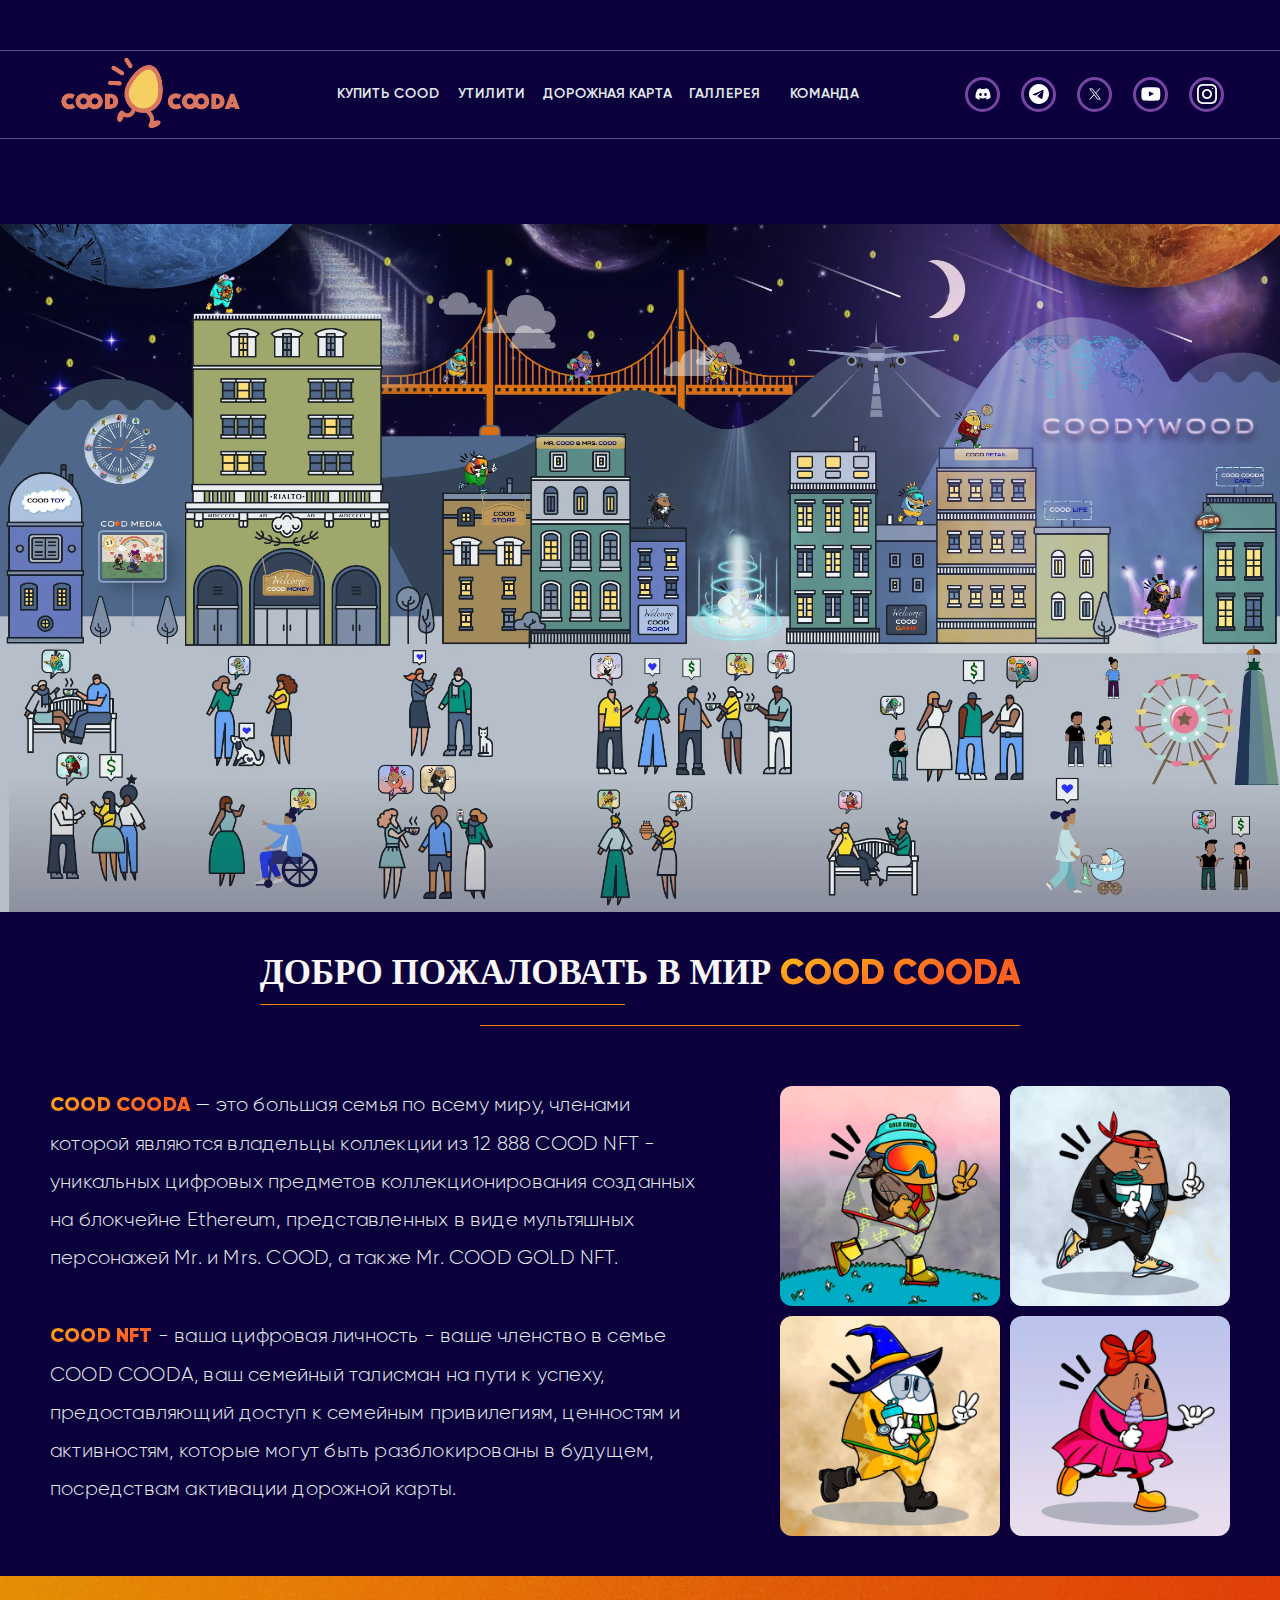
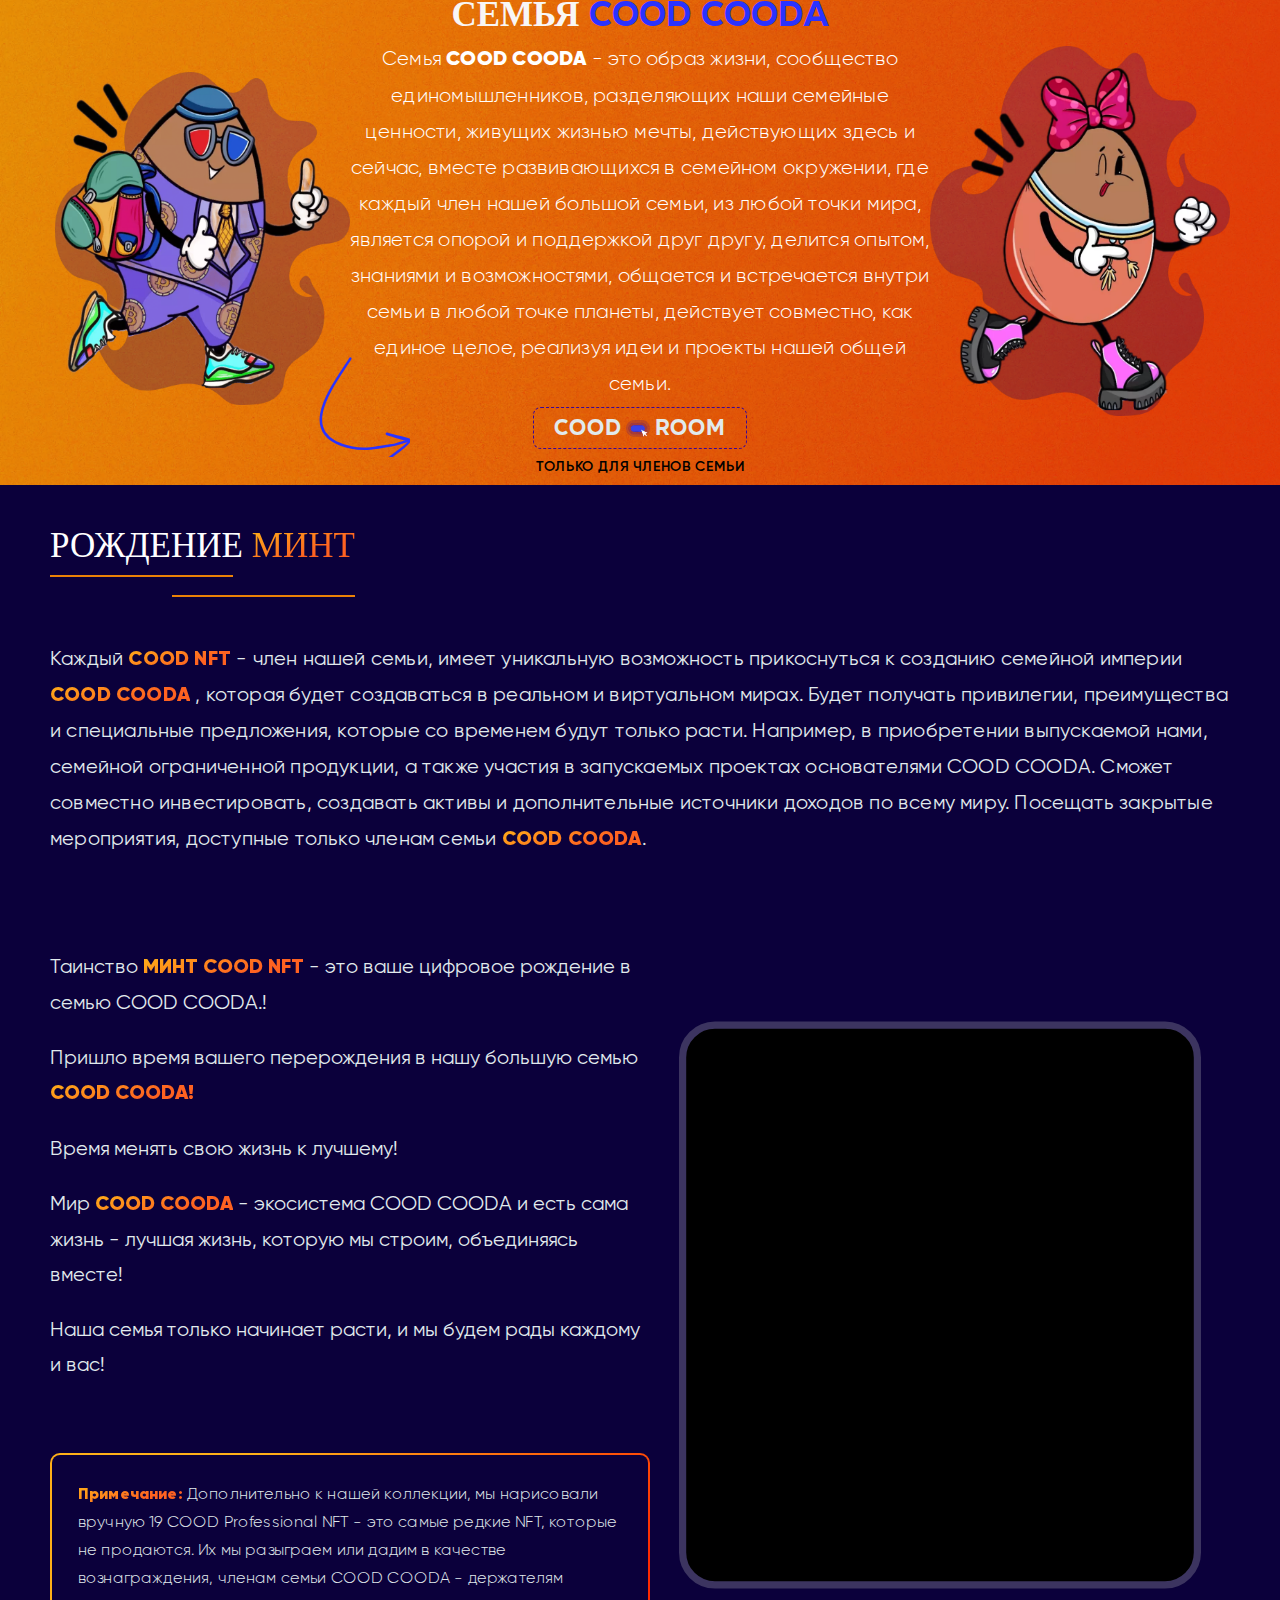
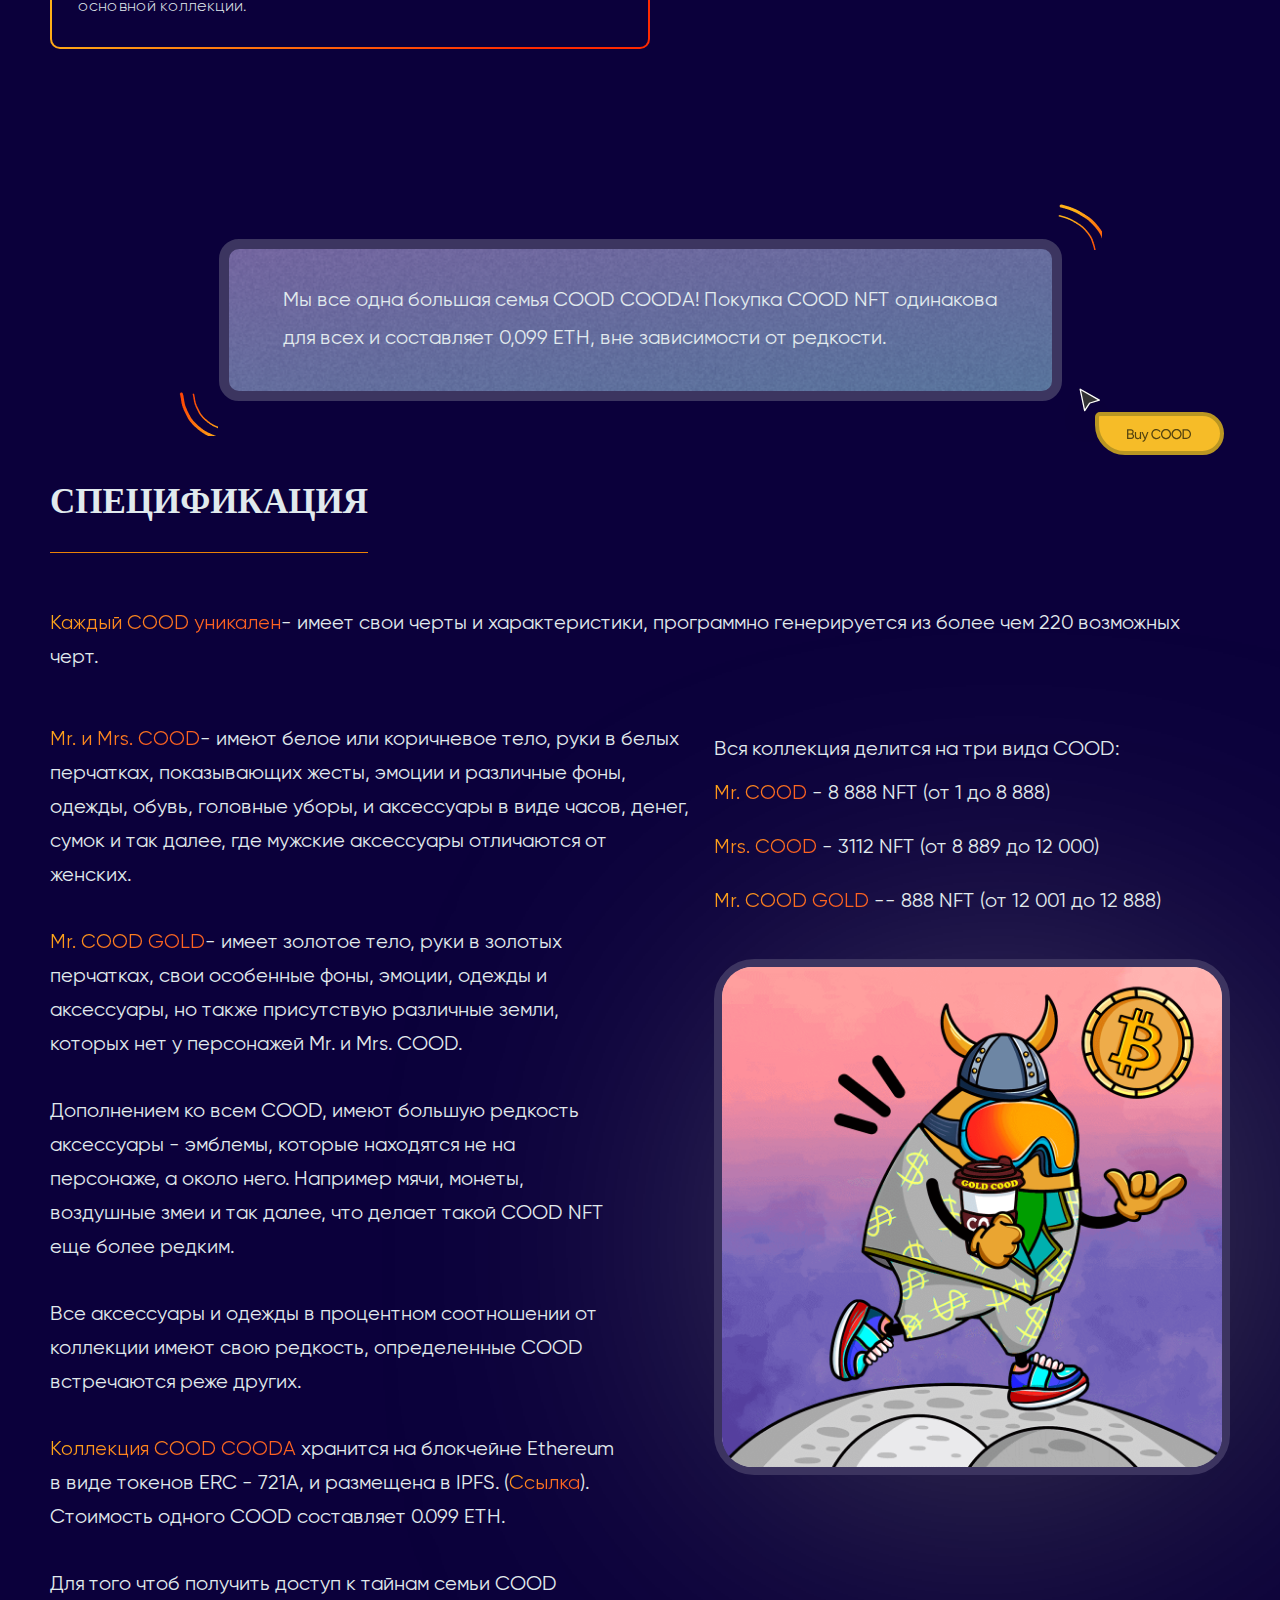
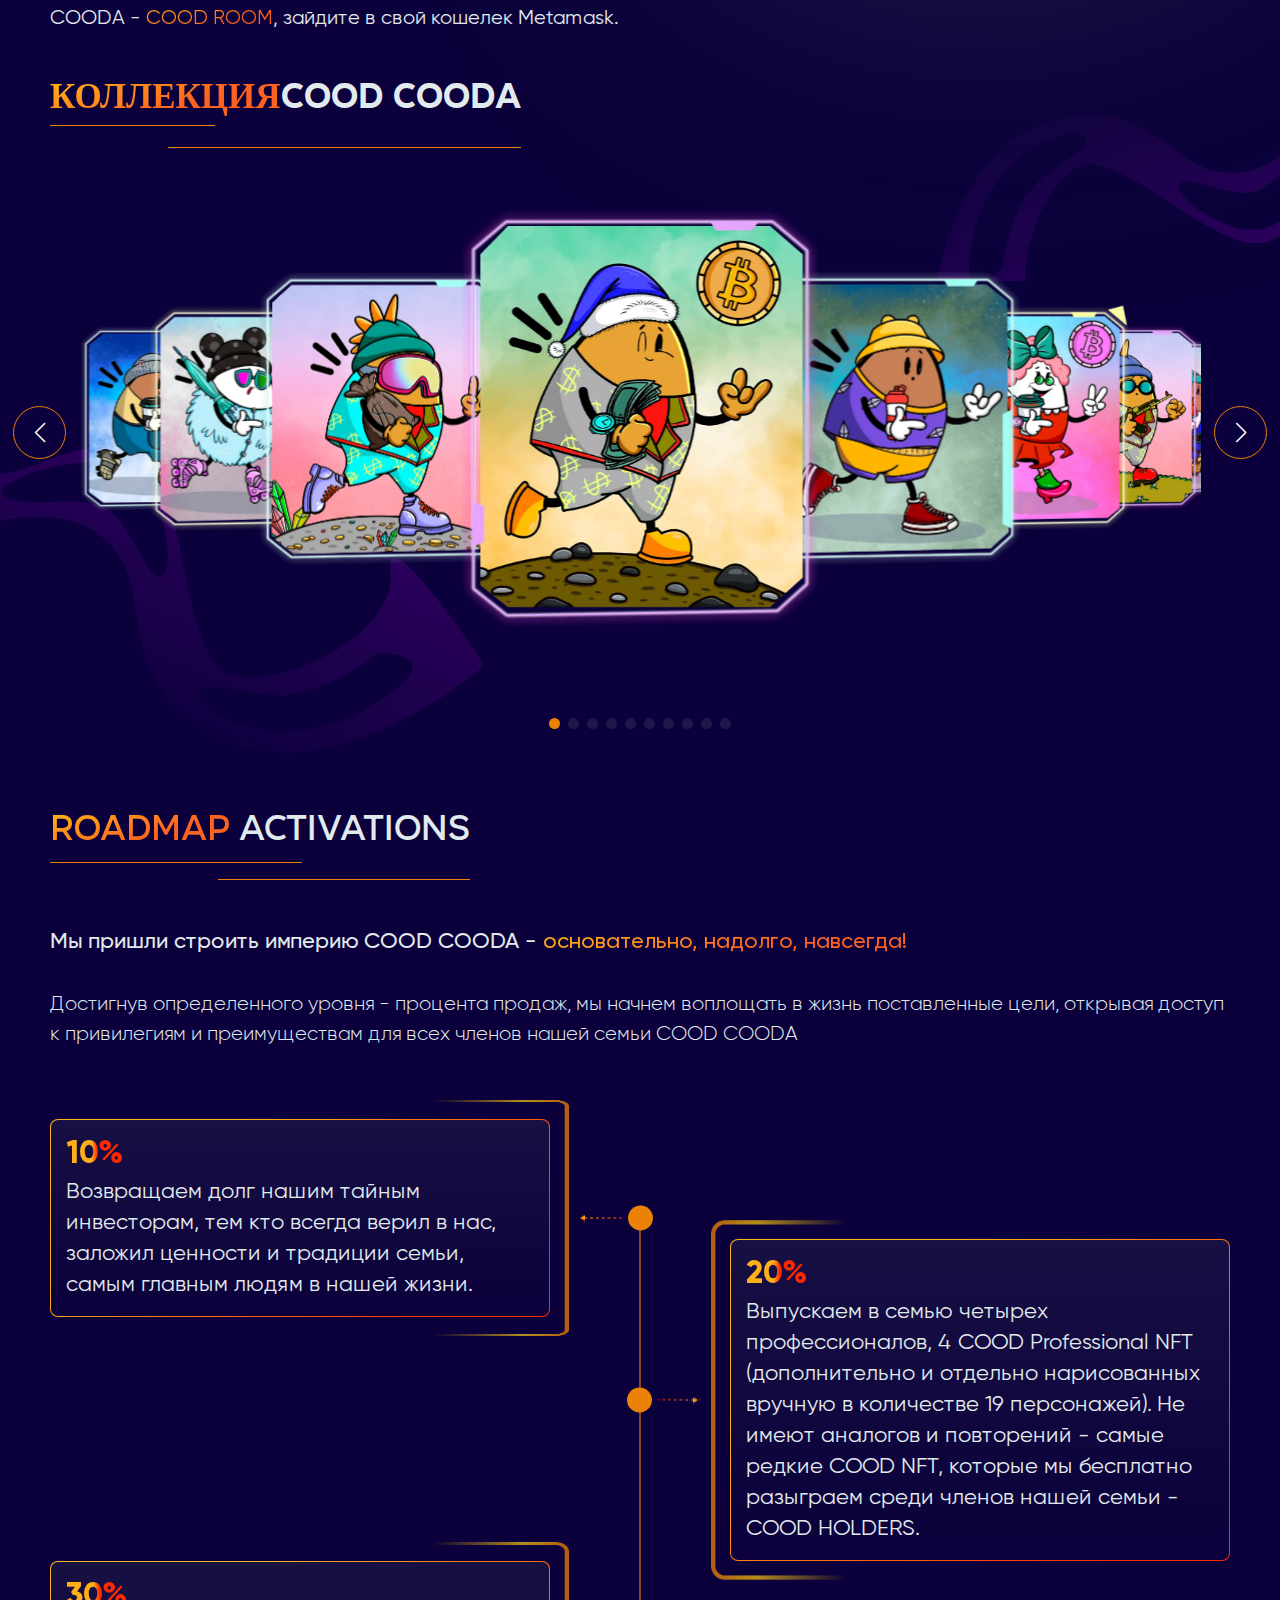
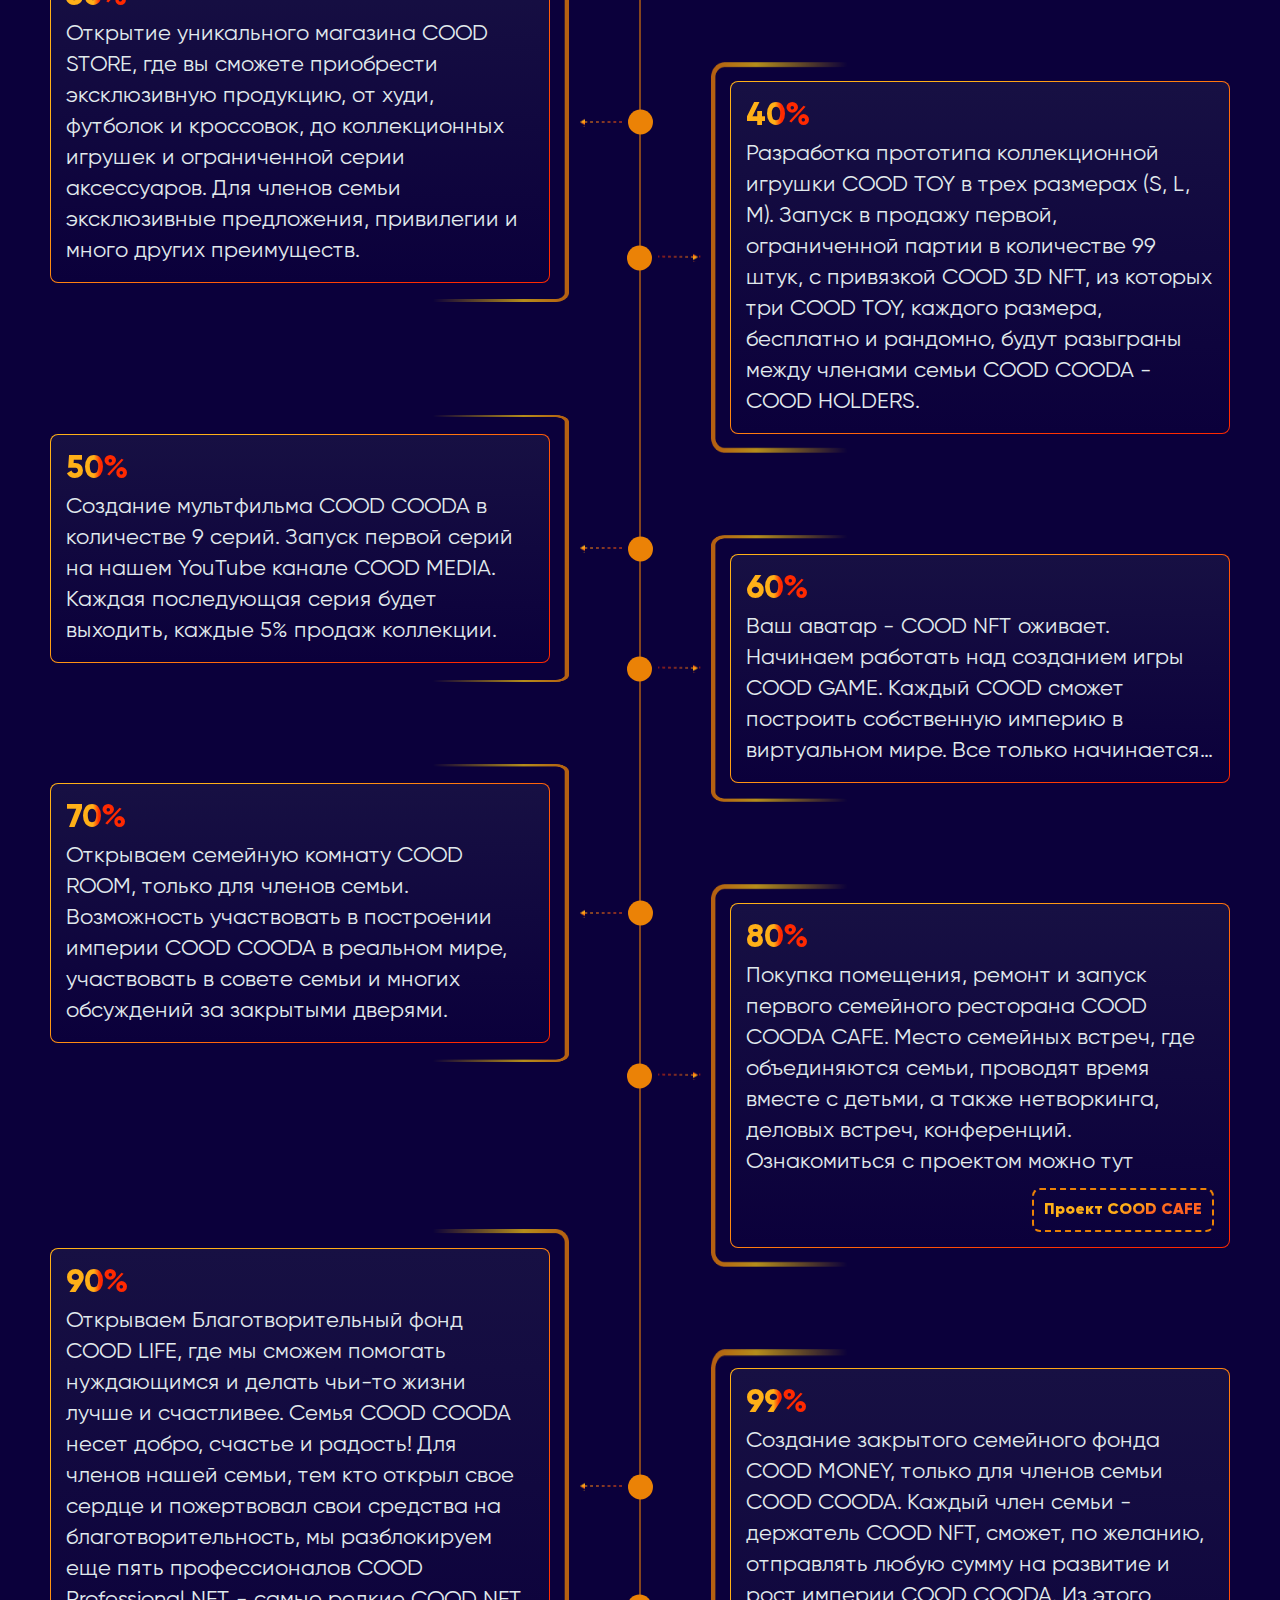
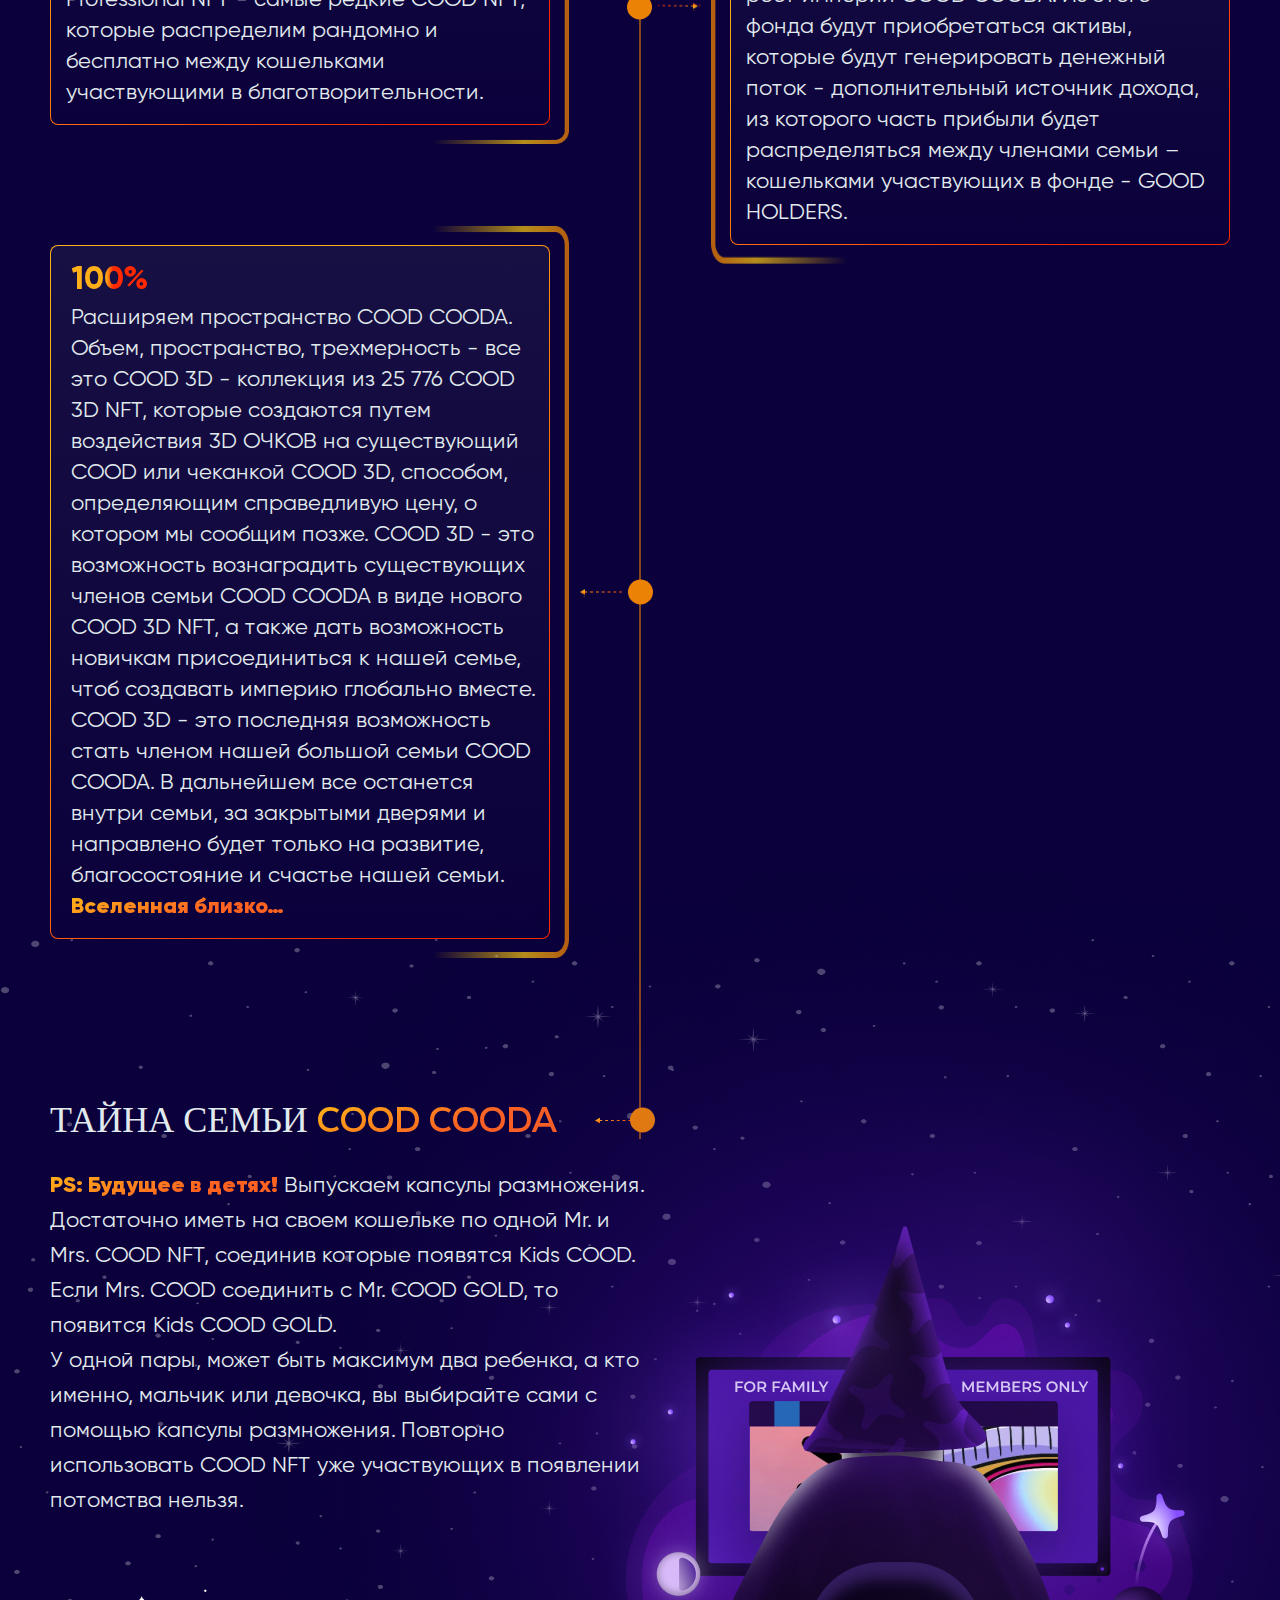
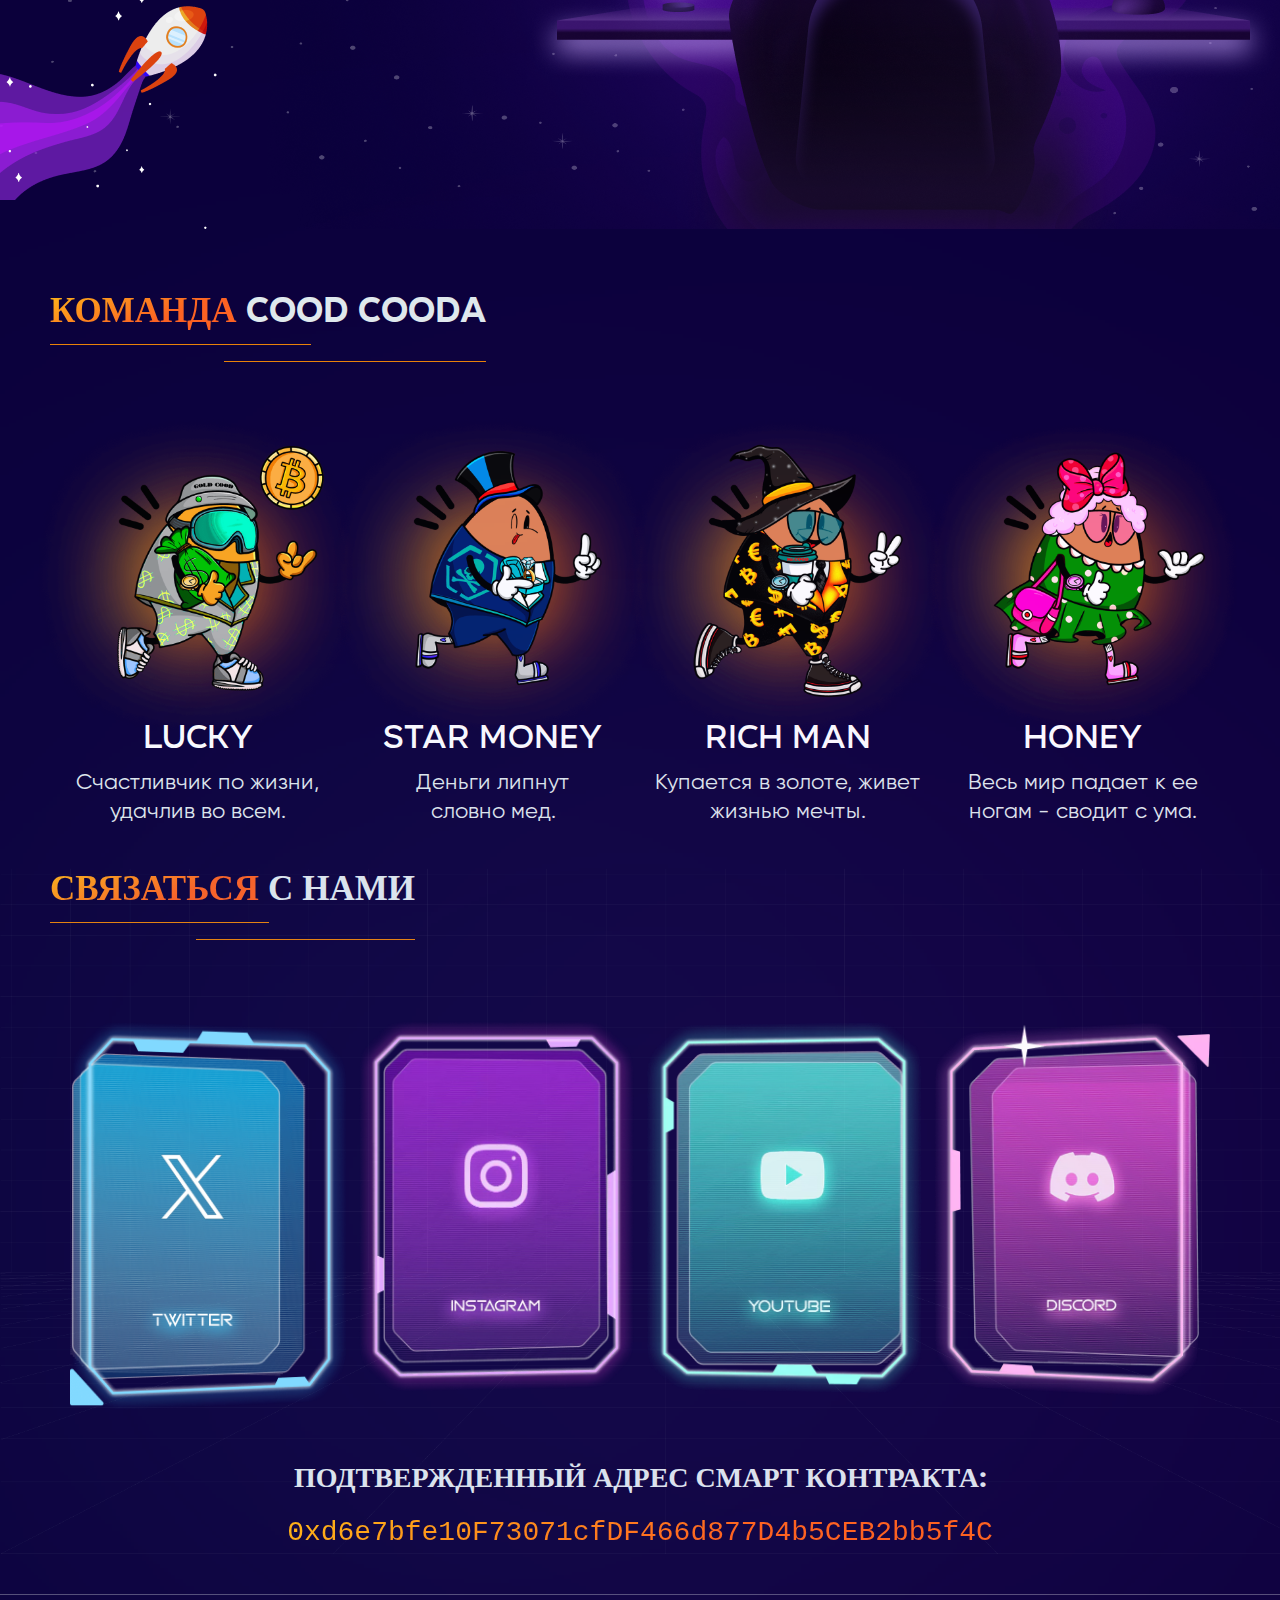
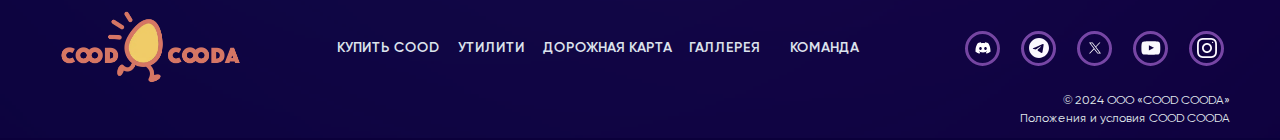
<file: ru/index.html>
<!DOCTYPE html>
<html lang="ru">

<head>
  <meta charset="UTF-8" />
  <meta name="viewport" content="width=device-width, initial-scale=1.0" />
  <title>COOD COODA</title>
  <link rel="preconnect" href="https://fonts.googleapis.com" />
  <link rel="preconnect" href="https://fonts.gstatic.com" crossorigin />
  <link rel="shortcut icon" href="../images/favicon.png" type="image/png" />
  <link href="https://fonts.googleapis.com/css2?family=Montserrat:wght@700&family=Open+Sans:wght@400;600&display=swap"
    rel="stylesheet" />

  <link rel="stylesheet" href="../css/style.min.css" />
</head>

<body>
  <div class="wrapper">
    <header class="header">
      <div class="container">
        <div class="header__inner">
          <a href="index.html" class="logo">
            <img class="logo-img" src="../images/logo.webp" alt="logo" />
          </a>

          <div class="header__menu">
            <a class="header__menu-item" href="#buy">КУПИТЬ COOD </a>
            <a class="header__menu-item" href="tabs.html">УТИЛИТИ</a>
            <a class="header__menu-item" href="#road">ДОРОЖНАЯ КАРТА</a>
            <a class="header__menu-item" href="#gallery">ГАЛЛЕРЕЯ</a>
            <a class="header__menu-item" href="#team">КОМАНДА</a>
            <div class="header__social-mobile">
              <a class="header__social-item discord" href="https://discord.gg/6KXtFGFMJv ">
                <div class="header__social-item_wrapper">

                  <svg xmlns="http://www.w3.org/2000/svg" x="0px" y="0px" width="20" height="17" viewBox="0 0 72 72">
                    <path
                      d="M54.657,19.077c0,0,8.343,9.663,8.343,27.069v3.65c0,0-10.536,6.866-13.747,6.866l-3.115-4.529	c1.936-0.867,4.577-2.372,4.577-2.372l-0.965-0.747c0,0-6.173,2.86-13.749,2.86s-13.749-2.86-13.749-2.86l-0.965,0.747	c0,0,2.641,1.505,4.577,2.372l-3.115,4.529C19.536,56.662,9,49.796,9,49.796v-3.65c0-17.406,8.343-27.069,8.343-27.069	s5.707-2.762,10.977-3.489l1.635,3.1c0,0,2.599-0.602,6.045-0.602s6.045,0.602,6.045,0.602l1.635-3.1	C48.95,16.315,54.657,19.077,54.657,19.077z M27.01,43.603c2.656,0,4.808-2.418,4.808-5.401c0-2.983-2.153-5.401-4.808-5.401	s-4.808,2.418-4.808,5.401C22.202,41.185,24.354,43.603,27.01,43.603z M44.99,43.603c2.656,0,4.808-2.418,4.808-5.401	c0-2.983-2.153-5.401-4.808-5.401c-2.656,0-4.808,2.418-4.808,5.401C40.182,41.185,42.334,43.603,44.99,43.603z">
                    </path>
                  </svg>
                </div>
              </a>

              <a class="header__social-item" href="https://t.me/COODCOODA ">
                <div class="header__social-item_wrapper">
                  <svg xmlns="http://www.w3.org/2000/svg" width="19" height="19" viewBox="0 0 19 19" fill="none">
                    <path fill-rule="evenodd" clip-rule="evenodd"
                      d="M19.0005 9.5C19.0005 14.7467 14.7472 19 9.50049 19C4.25378 19 0.000488281 14.7467 0.000488281 9.5C0.000488281 4.2533 4.25378 0 9.50049 0C14.7472 0 19.0005 4.2533 19.0005 9.5ZM9.84093 7.01332C8.91691 7.39765 7.07018 8.19311 4.30074 9.39971C3.85102 9.57855 3.61544 9.7535 3.594 9.92457C3.55775 10.2137 3.9198 10.3275 4.41282 10.4826C4.47988 10.5036 4.54937 10.5255 4.62061 10.5486C5.10566 10.7063 5.75814 10.8908 6.09734 10.8981C6.40503 10.9048 6.74844 10.7779 7.12758 10.5176C9.71516 8.77088 11.0509 7.88802 11.1347 7.86898C11.1939 7.85556 11.2759 7.83867 11.3314 7.88804C11.387 7.93742 11.3815 8.03092 11.3756 8.056C11.3398 8.2089 9.91859 9.53016 9.18313 10.2139C8.95385 10.4271 8.79121 10.5783 8.75797 10.6128C8.68349 10.6901 8.60759 10.7633 8.53464 10.8336C8.08401 11.2681 7.74608 11.5938 8.55335 12.1258C8.94129 12.3814 9.25172 12.5928 9.56141 12.8037C9.89963 13.0341 10.237 13.2638 10.6734 13.5499C10.7846 13.6228 10.8908 13.6985 10.9943 13.7723C11.3879 14.0529 11.7415 14.305 12.1784 14.2647C12.4322 14.2414 12.6944 14.0027 12.8276 13.2908C13.1423 11.6083 13.7609 7.96294 13.9039 6.46077C13.9164 6.32916 13.9007 6.16073 13.888 6.08679C13.8754 6.01285 13.8489 5.9075 13.7528 5.82952C13.639 5.73716 13.4633 5.71768 13.3847 5.71907C13.0274 5.72536 12.4792 5.91598 9.84093 7.01332Z" />
                  </svg>
                </div>
              </a>

              <a class="header__social-item" href="https://twitter.com/COOD_COODA ">
                <div class="header__social-item_wrapper">
                  <svg width="16" height="13" viewBox="0 0 16 13" fill="none" xmlns="http://www.w3.org/2000/svg">
                    <path
                      d="M5.39902 13C11.058 13 14.1541 7.998 14.1541 3.66159C14.1541 3.52097 14.1512 3.37723 14.1453 3.23661C14.7476 2.77203 15.2674 2.19658 15.6802 1.5373C15.1193 1.80349 14.5237 1.97734 13.9139 2.0529C14.556 1.64237 15.0368 0.997433 15.2671 0.237657C14.663 0.619504 14.0024 0.888863 13.3136 1.03419C12.8495 0.508177 12.2358 0.159893 11.5675 0.0431874C10.8992 -0.0735186 10.2134 0.0478535 9.61626 0.388538C9.01911 0.729223 8.5438 1.27025 8.26383 1.92796C7.98386 2.58567 7.91482 3.32344 8.06738 4.02721C6.84423 3.96174 5.64764 3.62282 4.55516 3.03244C3.46269 2.44206 2.49873 1.61339 1.72578 0.600144C1.33293 1.3226 1.21271 2.1775 1.38957 2.99111C1.56643 3.80471 2.02709 4.51595 2.67793 4.9803C2.18932 4.96375 1.71141 4.82343 1.28369 4.57093V4.61156C1.28325 5.36972 1.52899 6.10465 1.97912 6.69142C2.42925 7.27819 3.056 7.68058 3.75283 7.83019C3.30021 7.96228 2.82516 7.98153 2.36445 7.88644C2.56108 8.53846 2.94366 9.10875 3.45878 9.51769C3.97391 9.92664 4.59588 10.1538 5.23789 10.1676C4.14794 11.0808 2.80153 11.5761 1.41553 11.5738C1.16973 11.5734 0.924175 11.5573 0.680176 11.5257C2.08821 12.4892 3.72613 13.0009 5.39902 13Z" />
                  </svg>
                </div>
              </a>

              <a class="header__social-item" href="https://www.youtube.com/channel/UCwZasWrMhFUQVH3JP6IuCFg">
                <div class="header__social-item_wrapper">
                  <svg width="18" height="12" viewBox="0 0 18 12" fill="none" xmlns="http://www.w3.org/2000/svg">
                    <path
                      d="M17.1905 2.58928C17.1905 2.58928 17.0245 1.41294 16.5132 0.896418C15.8657 0.216607 15.1419 0.213274 14.8099 0.173285C12.4325 -9.53409e-08 8.86318 0 8.86318 0H8.85654C8.85654 0 5.28721 -9.53409e-08 2.90986 0.173285C2.57783 0.213274 1.854 0.216607 1.20654 0.896418C0.695215 1.41294 0.53252 2.58928 0.53252 2.58928C0.53252 2.58928 0.359863 3.97223 0.359863 5.35185V6.64482C0.359863 8.02444 0.529199 9.40739 0.529199 9.40739C0.529199 9.40739 0.695215 10.5837 1.20322 11.1003C1.85068 11.7801 2.70068 11.7567 3.0792 11.83C4.44053 11.96 8.85986 12 8.85986 12C8.85986 12 12.4325 11.9933 14.8099 11.8234C15.1419 11.7834 15.8657 11.7801 16.5132 11.1003C17.0245 10.5837 17.1905 9.40739 17.1905 9.40739C17.1905 9.40739 17.3599 8.02777 17.3599 6.64482V5.35185C17.3599 3.97223 17.1905 2.58928 17.1905 2.58928ZM7.10342 8.21438V3.41905L11.6954 5.82505L7.10342 8.21438Z" />
                  </svg>
                </div>
              </a>

              <a class="header__social-item" href="https://www.instagram.com/coodcooda/ ">
                <div class="header__social-item_wrapper">
                  <svg width="16" height="16" viewBox="0 0 16 16" fill="none" xmlns="http://www.w3.org/2000/svg">
                    <path
                      d="M8.00518 1.44091C10.1439 1.44091 10.3972 1.45028 11.2383 1.48779C12.02 1.52217 12.4422 1.65345 12.7236 1.76284C13.0957 1.90662 13.3646 2.08166 13.6429 2.35984C13.9243 2.64114 14.0962 2.90682 14.2401 3.27877C14.3495 3.56007 14.4808 3.98515 14.5152 4.76343C14.5528 5.60735 14.5621 5.86052 14.5621 7.99531C14.5621 10.1332 14.5528 10.3864 14.5152 11.2272C14.4808 12.0086 14.3495 12.4306 14.2401 12.7119C14.0962 13.0838 13.9211 13.3526 13.6429 13.6308C13.3614 13.9121 13.0957 14.084 12.7236 14.2278C12.4422 14.3372 12.0169 14.4685 11.2383 14.5028C10.3941 14.5403 10.1408 14.5497 8.00518 14.5497C5.86643 14.5497 5.61315 14.5403 4.77203 14.5028C3.99033 14.4685 3.5682 14.3372 3.28679 14.2278C2.9147 14.084 2.64579 13.909 2.3675 13.6308C2.08609 13.3495 1.91411 13.0838 1.77028 12.7119C1.66084 12.4306 1.52951 12.0055 1.49511 11.2272C1.45759 10.3833 1.44821 10.1301 1.44821 7.99531C1.44821 5.85739 1.45759 5.60422 1.49511 4.76343C1.52951 3.98203 1.66084 3.56007 1.77028 3.27877C1.91411 2.90682 2.08921 2.63802 2.3675 2.35984C2.64891 2.07853 2.9147 1.90662 3.28679 1.76284C3.5682 1.65345 3.99345 1.52217 4.77203 1.48779C5.61315 1.45028 5.86643 1.44091 8.00518 1.44091ZM8.00518 0C5.83203 0 5.56 0.00937683 4.70637 0.0468842C3.85587 0.0843915 3.27115 0.221918 2.76461 0.418832C2.23617 0.625122 1.78904 0.89705 1.34503 1.34401C0.897889 1.78785 0.625855 2.23481 0.419484 2.75991C0.222493 3.26939 0.0849127 3.85075 0.0473908 4.70092C0.00986878 5.55734 0.000488281 5.82926 0.000488281 8.00156C0.000488281 10.1739 0.00986878 10.4458 0.0473908 11.2991C0.0849127 12.1492 0.222493 12.7337 0.419484 13.2401C0.625855 13.7683 0.897889 14.2153 1.34503 14.6591C1.78904 15.103 2.23617 15.378 2.76148 15.5812C3.27115 15.7781 3.85275 15.9156 4.70324 15.9531C5.55687 15.9906 5.8289 16 8.00205 16C10.1752 16 10.4472 15.9906 11.3009 15.9531C12.1514 15.9156 12.7361 15.7781 13.2426 15.5812C13.7679 15.378 14.2151 15.103 14.6591 14.6591C15.1031 14.2153 15.3782 13.7683 15.5815 13.2432C15.7785 12.7337 15.9161 12.1524 15.9536 11.3022C15.9911 10.4489 16.0005 10.177 16.0005 8.00469C16.0005 5.83239 15.9911 5.56046 15.9536 4.70717C15.9161 3.857 15.7785 3.27251 15.5815 2.76617C15.3845 2.23481 15.1125 1.78785 14.6653 1.34401C14.2213 0.900176 13.7742 0.625122 13.2489 0.421957C12.7392 0.225044 12.1576 0.0875171 11.3071 0.0500098C10.4504 0.00937684 10.1783 0 8.00518 0Z" />
                    <path
                      d="M8.00049 4C5.79212 4 4.00049 5.79164 4.00049 8C4.00049 10.2084 5.79212 12 8.00049 12C10.2089 12 12.0005 10.2084 12.0005 8C12.0005 5.79164 10.2089 4 8.00049 4ZM8.00049 10.5947C6.56779 10.5947 5.40581 9.4327 5.40581 8C5.40581 6.5673 6.56779 5.40532 8.00049 5.40532C9.43319 5.40532 10.5952 6.5673 10.5952 8C10.5952 9.4327 9.43319 10.5947 8.00049 10.5947Z" />
                    <path
                      d="M13.0005 3.5C13.0005 3.77687 12.7757 4 12.5005 4C12.2236 4 12.0005 3.77524 12.0005 3.5C12.0005 3.22313 12.2252 3 12.5005 3C12.7757 3 13.0005 3.22476 13.0005 3.5Z" />
                  </svg>
                </div>
              </a>
            </div>
          </div>
          <div class="header__social">
            <a class="header__social-item discord" href="https://discord.gg/6KXtFGFMJv ">
              <div class="header__social-item_wrapper">

                <svg xmlns="http://www.w3.org/2000/svg" x="0px" y="0px" width="20" height="17" viewBox="0 0 72 72">
                  <path
                    d="M54.657,19.077c0,0,8.343,9.663,8.343,27.069v3.65c0,0-10.536,6.866-13.747,6.866l-3.115-4.529	c1.936-0.867,4.577-2.372,4.577-2.372l-0.965-0.747c0,0-6.173,2.86-13.749,2.86s-13.749-2.86-13.749-2.86l-0.965,0.747	c0,0,2.641,1.505,4.577,2.372l-3.115,4.529C19.536,56.662,9,49.796,9,49.796v-3.65c0-17.406,8.343-27.069,8.343-27.069	s5.707-2.762,10.977-3.489l1.635,3.1c0,0,2.599-0.602,6.045-0.602s6.045,0.602,6.045,0.602l1.635-3.1	C48.95,16.315,54.657,19.077,54.657,19.077z M27.01,43.603c2.656,0,4.808-2.418,4.808-5.401c0-2.983-2.153-5.401-4.808-5.401	s-4.808,2.418-4.808,5.401C22.202,41.185,24.354,43.603,27.01,43.603z M44.99,43.603c2.656,0,4.808-2.418,4.808-5.401	c0-2.983-2.153-5.401-4.808-5.401c-2.656,0-4.808,2.418-4.808,5.401C40.182,41.185,42.334,43.603,44.99,43.603z">
                  </path>
                </svg>
              </div>
            </a>

            <a class="header__social-item" href="https://t.me/COODCOODA ">
              <div class="header__social-item_wrapper">
                <svg xmlns="http://www.w3.org/2000/svg" width="19" height="19" viewBox="0 0 19 19" fill="none">
                  <path fill-rule="evenodd" clip-rule="evenodd"
                    d="M19.0005 9.5C19.0005 14.7467 14.7472 19 9.50049 19C4.25378 19 0.000488281 14.7467 0.000488281 9.5C0.000488281 4.2533 4.25378 0 9.50049 0C14.7472 0 19.0005 4.2533 19.0005 9.5ZM9.84093 7.01332C8.91691 7.39765 7.07018 8.19311 4.30074 9.39971C3.85102 9.57855 3.61544 9.7535 3.594 9.92457C3.55775 10.2137 3.9198 10.3275 4.41282 10.4826C4.47988 10.5036 4.54937 10.5255 4.62061 10.5486C5.10566 10.7063 5.75814 10.8908 6.09734 10.8981C6.40503 10.9048 6.74844 10.7779 7.12758 10.5176C9.71516 8.77088 11.0509 7.88802 11.1347 7.86898C11.1939 7.85556 11.2759 7.83867 11.3314 7.88804C11.387 7.93742 11.3815 8.03092 11.3756 8.056C11.3398 8.2089 9.91859 9.53016 9.18313 10.2139C8.95385 10.4271 8.79121 10.5783 8.75797 10.6128C8.68349 10.6901 8.60759 10.7633 8.53464 10.8336C8.08401 11.2681 7.74608 11.5938 8.55335 12.1258C8.94129 12.3814 9.25172 12.5928 9.56141 12.8037C9.89963 13.0341 10.237 13.2638 10.6734 13.5499C10.7846 13.6228 10.8908 13.6985 10.9943 13.7723C11.3879 14.0529 11.7415 14.305 12.1784 14.2647C12.4322 14.2414 12.6944 14.0027 12.8276 13.2908C13.1423 11.6083 13.7609 7.96294 13.9039 6.46077C13.9164 6.32916 13.9007 6.16073 13.888 6.08679C13.8754 6.01285 13.8489 5.9075 13.7528 5.82952C13.639 5.73716 13.4633 5.71768 13.3847 5.71907C13.0274 5.72536 12.4792 5.91598 9.84093 7.01332Z" />
                </svg>
              </div>
            </a>

            <a class="header__social-item twitter " href="https://twitter.com/COOD_COODA ">
              <div class="header__social-item_wrapper">
                <svg version="1.1" id="svg5" xmlns:svg="http://www.w3.org/2000/svg" xmlns="http://www.w3.org/2000/svg"
                  xmlns:xlink="http://www.w3.org/1999/xlink" x="0px" y="0px" viewBox="0 0 1668.56 1221.19"
                  style="enable-background:new 0 0 1668.56 1221.19;" xml:space="preserve">
                  <g id="layer1" transform="translate(52.390088,-25.058597)">
                    <path id="path1009"
                      d="M283.94,167.31l386.39,516.64L281.5,1104h87.51l340.42-367.76L984.48,1104h297.8L874.15,558.3l361.92-390.99
                 h-87.51l-313.51,338.7l-253.31-338.7H283.94z M412.63,231.77h136.81l604.13,807.76h-136.81L412.63,231.77z" />
                  </g>
                </svg>

              </div>
            </a>

            <a class="header__social-item" href="https://www.youtube.com/channel/UCwZasWrMhFUQVH3JP6IuCFg">
              <div class="header__social-item_wrapper">
                <svg width="18" height="12" viewBox="0 0 18 12" fill="none" xmlns="http://www.w3.org/2000/svg">
                  <path
                    d="M17.1905 2.58928C17.1905 2.58928 17.0245 1.41294 16.5132 0.896418C15.8657 0.216607 15.1419 0.213274 14.8099 0.173285C12.4325 -9.53409e-08 8.86318 0 8.86318 0H8.85654C8.85654 0 5.28721 -9.53409e-08 2.90986 0.173285C2.57783 0.213274 1.854 0.216607 1.20654 0.896418C0.695215 1.41294 0.53252 2.58928 0.53252 2.58928C0.53252 2.58928 0.359863 3.97223 0.359863 5.35185V6.64482C0.359863 8.02444 0.529199 9.40739 0.529199 9.40739C0.529199 9.40739 0.695215 10.5837 1.20322 11.1003C1.85068 11.7801 2.70068 11.7567 3.0792 11.83C4.44053 11.96 8.85986 12 8.85986 12C8.85986 12 12.4325 11.9933 14.8099 11.8234C15.1419 11.7834 15.8657 11.7801 16.5132 11.1003C17.0245 10.5837 17.1905 9.40739 17.1905 9.40739C17.1905 9.40739 17.3599 8.02777 17.3599 6.64482V5.35185C17.3599 3.97223 17.1905 2.58928 17.1905 2.58928ZM7.10342 8.21438V3.41905L11.6954 5.82505L7.10342 8.21438Z" />
                </svg>
              </div>
            </a>

            <a class="header__social-item" href="https://www.instagram.com/coodcooda/ ">
              <div class="header__social-item_wrapper">
                <svg width="16" height="16" viewBox="0 0 16 16" fill="none" xmlns="http://www.w3.org/2000/svg">
                  <path
                    d="M8.00518 1.44091C10.1439 1.44091 10.3972 1.45028 11.2383 1.48779C12.02 1.52217 12.4422 1.65345 12.7236 1.76284C13.0957 1.90662 13.3646 2.08166 13.6429 2.35984C13.9243 2.64114 14.0962 2.90682 14.2401 3.27877C14.3495 3.56007 14.4808 3.98515 14.5152 4.76343C14.5528 5.60735 14.5621 5.86052 14.5621 7.99531C14.5621 10.1332 14.5528 10.3864 14.5152 11.2272C14.4808 12.0086 14.3495 12.4306 14.2401 12.7119C14.0962 13.0838 13.9211 13.3526 13.6429 13.6308C13.3614 13.9121 13.0957 14.084 12.7236 14.2278C12.4422 14.3372 12.0169 14.4685 11.2383 14.5028C10.3941 14.5403 10.1408 14.5497 8.00518 14.5497C5.86643 14.5497 5.61315 14.5403 4.77203 14.5028C3.99033 14.4685 3.5682 14.3372 3.28679 14.2278C2.9147 14.084 2.64579 13.909 2.3675 13.6308C2.08609 13.3495 1.91411 13.0838 1.77028 12.7119C1.66084 12.4306 1.52951 12.0055 1.49511 11.2272C1.45759 10.3833 1.44821 10.1301 1.44821 7.99531C1.44821 5.85739 1.45759 5.60422 1.49511 4.76343C1.52951 3.98203 1.66084 3.56007 1.77028 3.27877C1.91411 2.90682 2.08921 2.63802 2.3675 2.35984C2.64891 2.07853 2.9147 1.90662 3.28679 1.76284C3.5682 1.65345 3.99345 1.52217 4.77203 1.48779C5.61315 1.45028 5.86643 1.44091 8.00518 1.44091ZM8.00518 0C5.83203 0 5.56 0.00937683 4.70637 0.0468842C3.85587 0.0843915 3.27115 0.221918 2.76461 0.418832C2.23617 0.625122 1.78904 0.89705 1.34503 1.34401C0.897889 1.78785 0.625855 2.23481 0.419484 2.75991C0.222493 3.26939 0.0849127 3.85075 0.0473908 4.70092C0.00986878 5.55734 0.000488281 5.82926 0.000488281 8.00156C0.000488281 10.1739 0.00986878 10.4458 0.0473908 11.2991C0.0849127 12.1492 0.222493 12.7337 0.419484 13.2401C0.625855 13.7683 0.897889 14.2153 1.34503 14.6591C1.78904 15.103 2.23617 15.378 2.76148 15.5812C3.27115 15.7781 3.85275 15.9156 4.70324 15.9531C5.55687 15.9906 5.8289 16 8.00205 16C10.1752 16 10.4472 15.9906 11.3009 15.9531C12.1514 15.9156 12.7361 15.7781 13.2426 15.5812C13.7679 15.378 14.2151 15.103 14.6591 14.6591C15.1031 14.2153 15.3782 13.7683 15.5815 13.2432C15.7785 12.7337 15.9161 12.1524 15.9536 11.3022C15.9911 10.4489 16.0005 10.177 16.0005 8.00469C16.0005 5.83239 15.9911 5.56046 15.9536 4.70717C15.9161 3.857 15.7785 3.27251 15.5815 2.76617C15.3845 2.23481 15.1125 1.78785 14.6653 1.34401C14.2213 0.900176 13.7742 0.625122 13.2489 0.421957C12.7392 0.225044 12.1576 0.0875171 11.3071 0.0500098C10.4504 0.00937684 10.1783 0 8.00518 0Z" />
                  <path
                    d="M8.00049 4C5.79212 4 4.00049 5.79164 4.00049 8C4.00049 10.2084 5.79212 12 8.00049 12C10.2089 12 12.0005 10.2084 12.0005 8C12.0005 5.79164 10.2089 4 8.00049 4ZM8.00049 10.5947C6.56779 10.5947 5.40581 9.4327 5.40581 8C5.40581 6.5673 6.56779 5.40532 8.00049 5.40532C9.43319 5.40532 10.5952 6.5673 10.5952 8C10.5952 9.4327 9.43319 10.5947 8.00049 10.5947Z" />
                  <path
                    d="M13.0005 3.5C13.0005 3.77687 12.7757 4 12.5005 4C12.2236 4 12.0005 3.77524 12.0005 3.5C12.0005 3.22313 12.2252 3 12.5005 3C12.7757 3 13.0005 3.22476 13.0005 3.5Z" />
                </svg>
              </div>
            </a>
          </div>
          <div class="header__burger">
            <span></span>
            <span></span>
            <span></span>
          </div>
        </div>
      </div>
    </header>
    <!-- ************************** main ***************** -->
    <div class="bg-img">
      <img src="../images/top-img.webp" alt="" />
    </div>
    <main class="main">
      <section class="wellcome">
        <div class="container">
          <div class="wellcome__inner">
            <h2 class="wellcome__title">
              ДОБРО ПОЖАЛОВАТЬ В мир
              <span class="cood-cooda gilroysemi">COOD COODA</span>
            </h2>

            <div class="wellcome__info">
              <div class="wellcome__info-text">
                <p>
                  <span class="cood-cooda gilroysemi">COOD COODA </span> — это
                  большая семья по всему миру, членами которой являются
                  владельцы коллекции из 12 888 COOD NFT - уникальных цифровых
                  предметов коллекционирования созданных на блокчейне
                  Ethereum, представленных в виде мультяшных персонажей Mr. и
                  Mrs. COOD, а также Mr. COOD GOLD NFT. 
                </p>
                <p>
                  <span class="cood-cooda gilroysemi">COOD NFT</span> - ваша
                  цифровая личность - ваше членство в семье COOD COODA, ваш
                  семейный талисман на пути к успеху, предоставляющий доступ к
                  семейным привилегиям, ценностям и активностям, которые могут
                  быть разблокированы в будущем, посредствам активации
                  дорожной карты.
                </p>
              </div>
              <div class="wellcomee__info-img">
                <div class="wellcomee__info-img-box">
                  <img src="../images/info-img-1.webp" alt="image" />
                </div>
                <div class="wellcomee__info-img-box">
                  <img src="../images/info-img-2.webp" alt="image" />
                </div>
                <div class="wellcomee__info-img-box">
                  <img src="../images/info-img-3.webp" alt="image" />
                </div>
                <div class="wellcomee__info-img-box">
                  <img src="../images/info-img-4.webp" alt="image" />
                </div>
              </div>
            </div>
          </div>
        </div>
      </section>
      <section class="family">
        <div class="containerFluid">
          <div class="family__inner">
            <img src="../images/family-left.webp" alt="image" />

            <div class="family__content">
              <h3 class="family__title">СЕМЬЯ <span>COOD COODA</span></h3>
              <p class="family__text">
                Семья <span>COOD COODA</span> - это образ жизни, сообщество
                единомышленников, разделяющих наши семейные ценности, живущих
                жизнью мечты, действующих здесь и сейчас, вместе развивающихся
                в семейном окружении, где каждый член нашей большой семьи, из
                любой точки мира, является опорой и поддержкой друг другу,
                делится опытом, знаниями и возможностями, общается и
                встречается внутри семьи в любой точке планеты, действует
                совместно, как единое целое, реализуя идеи и проекты нашей
                общей семьи.
              </p>
              <a class="family__btn" href="#">
                cood
                <span> <img src="../images/family-btn.webp" alt="" /> </span>
                room
              </a>
              <p class="family__btn-discription">ТОЛЬКО ДЛЯ ЧЛЕНОВ СЕМЬИ</p>
            </div>

            <img src="../images/family-right.webp" alt="image" />
          </div>
        </div>
      </section>
      <section class="birth" id="buy">
        <div class="container">
          <div class="birth__inner">
            <div class="birth__top">
              <h3 class="birth__top-title">
                Рождение <span class="cood-cooda">минт</span>
              </h3>
              <p class="birth__top-text">
                Каждый <span class="cood-cooda gilroysemi">COOD NFT</span> -
                член нашей семьи, имеет уникальную возможность прикоснуться к
                созданию семейной империи
                <span class="cood-cooda gilroysemi">COOD COODA</span> ,
                которая будет создаваться в реальном и виртуальном мирах.
                Будет получать привилегии, преимущества и специальные
                предложения, которые со временем будут только расти. Например,
                в приобретении выпускаемой нами, семейной ограниченной
                продукции, а также участия в запускаемых проектах основателями
                COOD COODA. Сможет совместно инвестировать, создавать активы и
                дополнительные источники доходов по всему миру. Посещать
                закрытые мероприятия, доступные только членам семьи
                <span class="cood-cooda gilroysemi">COOD COODA</span>.
              </p>
            </div>
            <div class="birth__info">
              <div class="birth__info-text">
                <p>
                  Таинство
                  <span class="cood-cooda gilroysemi">МИНТ COOD NFT</span> -
                  это ваше цифровое рождение в семью COOD COODA.!
                </p>
                <p>
                  Пришло время вашего перерождения в нашу большую семью
                  <span class="cood-cooda">COOD COODA!</span>  
                </p>
                <p>Время менять свою жизнь к лучшему!</p>
                <p>
                  Мир <span class="cood-cooda">COOD COODA</span> - экосистема
                  COOD COODA и есть сама жизнь - лучшая жизнь, которую мы
                  строим, объединяясь вместе!
                </p>
                <p>
                  Наша семья только начинает расти, и мы будем рады каждому и
                  вас!
                </p>
                <p class="info-box">
                  <span class="cood-cooda">Примечание:</span> Дополнительно к
                  нашей коллекции, мы нарисовали вручную 19 COOD Рrofessional
                  NFT - это самые редкие NFT, которые не продаются. Их мы
                  разыграем или дадим в качестве вознаграждения, членам семьи
                  COOD COODA - держателям основной коллекции.
                </p>
              </div>
              <div class="birth__info-img">
                <iframe
                  src="https://embed.ipfscdn.io/ipfs/bafybeihazpt6pkm4azgtupdz7hc2j3o4zpjsvtcgfq4t2keozxkss3ud6q/?contract=0xd6e7bfe10F73071cfDF466d877D4b5CEB2bb5f4C&chain=%7B%22name%22%3A%22Ethereum+Mainnet%22%2C%22chain%22%3A%22ETH%22%2C%22rpc%22%3A%5B%22https%3A%2F%2Fethereum.rpc.thirdweb.com%2F%24%7BTHIRDWEB_API_KEY%7D%22%5D%2C%22nativeCurrency%22%3A%7B%22name%22%3A%22Ether%22%2C%22symbol%22%3A%22ETH%22%2C%22decimals%22%3A18%7D%2C%22shortName%22%3A%22eth%22%2C%22chainId%22%3A1%2C%22testnet%22%3Afalse%2C%22slug%22%3A%22ethereum%22%2C%22icon%22%3A%7B%22url%22%3A%22ipfs%3A%2F%2FQmcxZHpyJa8T4i63xqjPYrZ6tKrt55tZJpbXcjSDKuKaf9%2Fethereum%2F512.png%22%2C%22height%22%3A512%2C%22width%22%3A512%2C%22format%22%3A%22png%22%7D%7D&clientId=e8af8bf051b881e27942ee0c96e7321f&primaryColor=purple"
                  width="600px" height="600px" style="max-width: 100%" frameborder="0"></iframe>
              </div>
            </div>
          </div>
          <a class="birth__purchase" href="#">
            Мы все одна большая семья COOD COODA! Покупка COOD NFT одинакова
            для всех и составляет 0,099 ETH, вне зависимости от редкости.
            <span></span>
          </a>
        </div>
      </section>
      <section class="certification">
        <div class="container">
          <div class="certification__inner">
            <h3 class="certification__title">СПЕЦИФИКАЦИЯ</h3>
            <p>
              <span class="cood-cooda">Каждый COOD уникален</span>- имеет свои
              черты и характеристики, программно генерируется из более чем 220
              возможных черт.
            </p>

            <div class="certification__top">
              <div class="certification__box">
                <p>
                  <span class="cood-cooda">Mr. и Mrs. COOD </span>- имеют
                  белое или коричневое тело, руки в белых перчатках,
                  показывающих жесты, эмоции и различные фоны, одежды, обувь,
                  головные уборы, и аксессуары в виде часов, денег, сумок и
                  так далее, где мужские аксессуары отличаются от женских.
                </p>
                <div class="certification__descr-text">
                  <p>
                    <span class="cood-cooda">Mr. COOD GOLD</span>- имеет
                    золотое тело, руки в золотых перчатках, свои особенные
                    фоны, эмоции, одежды и аксессуары, но также присутствую
                    различные земли, которых нет у персонажей Mr. и Mrs. COOD.
                  </p>
                  <p>
                    Дополнением ко всем COOD, имеют большую редкость
                    аксессуары - эмблемы, которые находятся не на персонаже, а
                    около него. Например мячи, монеты, воздушные змеи и так
                    далее, что делает такой COOD NFT еще более редким.
                  </p>
                  <p>
                    Все аксессуары и одежды в процентном соотношении от
                    коллекции имеют свою редкость, определенные COOD
                    встречаются реже других.
                  </p>
                  <p>
                    <span class="cood-cooda">Коллекция COOD COODA</span>
                    хранится на блокчейне Ethereum в виде токенов ERC - 721A,
                    и размещена в IPFS. (<span class="cood-cooda">Ссылка</span>). Стоимость одного COOD составляет 0.099
                    ETH.
                  </p>
                  <p>
                    Для того чтоб получить доступ к тайнам семьи COOD COODA -
                    <span class="cood-cooda"> COOD ROOM</span>, зайдите в свой
                    кошелек Metamask.
                  </p>
                </div>
              </div>

              <div class="certification__descr">
                <div class="certification__box-info">
                  Вся коллекция делится на три вида COOD:
                  <p>
                    <span class="cood-cooda"> Mr. COOD </span> - 8 888 NFT (от
                    1 до 8 888)
                  </p>
                  <p>
                    <span class="cood-cooda">Mrs. COOD </span> - 3112 NFT (от
                    8 889 до 12 000)
                  </p>
                  <p>
                    <span class="cood-cooda">Mr. COOD GOLD</span> -- 888 NFT
                    (от 12 001 до 12 888)
                  </p>
                </div>

                <div class="certification__img">
                  <img src="../images/gif.gif" alt="" />
                </div>
              </div>
            </div>
          </div>
        </div>
      </section>
      <section class="collection" id="gallery">
        <div class="container">
          <div class="collection__box-title">
            <h3 class="collection__title">
              <span class="cood-cooda">КОЛЛЕКЦИЯ </span>COOD COODA
            </h3>
          </div>

          <span class="bg-img"></span>
          <div class="collection__inner">
            <div class="swiper mySwiper">
              <div class="swiper-wrapper">
                <div class="swiper-slide">
                  <img src="../images/swipe-1.webp" alt="img" />
                </div>
                <div class="swiper-slide">
                  <img src="../images/swipe-2.webp" alt="img" />
                </div>
                <div class="swiper-slide">
                  <img src="../images/swipe-3.webp" alt="img" />
                </div>
                <div class="swiper-slide">
                  <img src="../images/swipe-4.webp" alt="img" />
                </div>
                <div class="swiper-slide">
                  <img src="../images/swipe-5.webp" alt="img" />
                </div>
                <div class="swiper-slide">
                  <img src="../images/swipe-6.webp" alt="img" />
                </div>
                <div class="swiper-slide">
                  <img src="../images/swipe-7.webp" alt="img" />
                </div>
                <div class="swiper-slide">
                  <img src="../images/swipe-8.webp" alt="img" />
                </div>
                <div class="swiper-slide">
                  <img src="../images/swipe-9.webp" alt="img" />
                </div>
                <div class="swiper-slide">
                  <img src="../images/swipe-10.webp" alt="img" />
                </div>
              </div>
            </div>
            <div class="swiper-button-next"></div>
            <div class="swiper-button-prev"></div>
            <div class="swiper-pagination"></div>
          </div>
        </div>
      </section>
      <section class="roadmap" id="road">
        <div class="container">
          <div class="roadmap__info">
            <div class="roadmap__info-title">
              <span class="cood-cooda">ROADMAP </span> ACTIVATIONS
            </div>
            <div class="roadmap__info-text">
              Мы пришли строить империю COOD COODA -
              <span class="cood-cooda">основательно, надолго, навсегда!</span>
              <p>
                Достигнув определенного уровня - процента продаж, мы начнем
                воплощать в жизнь поставленные цели, открывая доступ к
                привилегиям и преимуществам для всех членов нашей семьи COOD
                COODA
              </p>
            </div>
          </div>

          <div class="roadmap__nav">
            <div class="roadmap__nav-item">
              <span class="roadmap__nav-circle"></span>
              <div class="roadmap__nav-percent cood-cooda">10%</div>
              <div class="roadmap__nav-text">
                Возвращаем долг нашим тайным инвесторам, тем кто всегда верил
                в нас, заложил ценности и традиции семьи, самым главным людям
                в нашей жизни.
              </div>
            </div>
            <div class="roadmap__nav-item">
              <span class="roadmap__nav-circle"></span>

              <div class="roadmap__nav-percent cood-cooda">20%</div>
              <div class="roadmap__nav-text">
                Выпускаем в семью четырех профессионалов, 4 COOD Рrofessional
                NFT (дополнительно и отдельно нарисованных вручную в
                количестве 19 персонажей). Не имеют аналогов и повторений -
                самые редкие COOD NFT, которые мы бесплатно разыграем среди
                членов нашей семьи - СOOD HOLDERS.
              </div>
            </div>
            <div class="roadmap__nav-item">
              <span class="roadmap__nav-circle"></span>
              <div class="roadmap__nav-percent cood-cooda">30%</div>
              <div class="roadmap__nav-text">
                Открытие уникального магазина COOD STORE, где вы сможете
                приобрести эксклюзивную продукцию, от худи, футболок и
                кроссовок, до коллекционных игрушек и ограниченной серии
                аксессуаров. Для членов семьи эксклюзивные предложения,
                привилегии и много других преимуществ.
              </div>
            </div>
            <div class="roadmap__nav-item">
              <span class="roadmap__nav-circle"></span>
              <div class="roadmap__nav-percent cood-cooda">40%</div>
              <div class="roadmap__nav-text">
                Разработка прототипа коллекционной игрушки COOD TOY в трех
                размерах (S, L, М). Запуск в продажу первой, ограниченной
                партии в количестве 99 штук, с привязкой COOD 3D NFT, из
                которых три COOD TOY, каждого размера, бесплатно и рандомно,
                будут разыграны между членами семьи COOD COODA - СOOD HOLDERS.
              </div>
            </div>
            <div class="roadmap__nav-item">
              <span class="roadmap__nav-circle"></span>
              <div class="roadmap__nav-percent cood-cooda">50%</div>
              <div class="roadmap__nav-text">
                Создание мультфильма COOD COODA в количестве 9 серий. Запуск
                первой серий на нашем YouTube канале COOD MEDIA. Каждая
                последующая серия будет выходить, каждые 5% продаж коллекции.
              </div>
            </div>
            <div class="roadmap__nav-item">
              <span class="roadmap__nav-circle"></span>
              <div class="roadmap__nav-percent cood-cooda">60%</div>
              <div class="roadmap__nav-text">
                Ваш аватар - COOD NFT оживает. Начинаем работать над созданием
                игры СOOD GAME. Каждый COOD сможет построить собственную
                империю в виртуальном мире. Все только начинается...
              </div>
            </div>
            <div class="roadmap__nav-item">
              <span class="roadmap__nav-circle"></span>
              <div class="roadmap__nav-percent cood-cooda">70%</div>
              <div class="roadmap__nav-text">
                Открываем семейную комнату COOD ROOM, только для членов семьи.
                Возможность участвовать в построении империи COOD COODA в
                реальном мире, участвовать в совете семьи и многих обсуждений
                за закрытыми дверями.
              </div>
            </div>
            <div class="roadmap__nav-item">
              <span class="roadmap__nav-circle"></span>
              <div class="roadmap__nav-percent cood-cooda">
                80%

                <img class="roadmap__nav-percent-img" src="../images/arrowroadmabitem.png" alt="arrow" />
              </div>

              <div class="roadmap__nav-text">
                Покупка помещения, ремонт и запуск первого семейного ресторана
                COOD COODA CAFE. Место семейных встреч, где объединяются
                семьи, проводят время вместе с детьми, а также нетворкинга,
                деловых встреч, конференций. Ознакомиться с проектом можно тут
              </div>
              <a class="cood-cooda cafe-link" href="../images/COODCOODACAFE-NFT.pdf" target="_blank">
                Проект COOD CAFE</a>
            </div>
            <div class="roadmap__nav-item">
              <span class="roadmap__nav-circle"></span>
              <div class="roadmap__nav-percent cood-cooda">90%</div>
              <div class="roadmap__nav-text">
                Открываем Благотворительный фонд COOD LIFE, где мы сможем
                помогать нуждающимся и делать чьи-то жизни лучше и счастливее.
                Семья COOD COODA несет добро, счастье и радость! Для членов
                нашей семьи, тем кто открыл свое сердце и пожертвовал свои
                средства на благотворительность, мы разблокируем еще пять
                профессионалов COOD Рrofessional NFT - самые редкие COOD NFT,
                которые распределим рандомно и бесплатно между кошельками
                участвующими в благотворительности.
              </div>
            </div>
            <div class="roadmap__nav-item">
              <span class="roadmap__nav-circle"></span>
              <div class="roadmap__nav-percent cood-cooda">99%</div>
              <div class="roadmap__nav-text">
                Создание закрытого семейного фонда COOD MONEY, только для
                членов семьи COOD COODA. Каждый член семьи - держатель COOD
                NFT, сможет, по желанию, отправлять любую сумму на развитие и
                рост империи COOD COODA. Из этого фонда будут приобретаться
                активы, которые будут генерировать денежный поток -
                дополнительный источник дохода, из которого часть прибыли
                будет распределяться между членами семьи – кошельками
                участвующих в фонде - GOOD HOLDERS.
              </div>
            </div>
            <div class="roadmap__nav-item last-item">
              <span class="roadmap__nav-circle"></span>
              <div class="roadmap__nav-percent cood-cooda">100%</div>
              <div class="roadmap__nav-text">
                Расширяем пространство COOD COODA. Объем, пространство,
                трехмерность - все это COOD 3D - коллекция из 25 776 COOD 3D
                NFT, которые создаются путем воздействия 3D ОЧКОВ на
                существующий COOD или чеканкой COOD 3D, способом, определяющим
                справедливую цену, о котором мы сообщим позже. COOD 3D - это
                возможность вознаградить существующих членов семьи COOD COODA
                в виде нового COOD 3D NFT, а также дать возможность новичкам
                присоединиться к нашей семье, чтоб создавать империю глобально
                вместе. COOD 3D - это последняя возможность стать членом нашей
                большой семьи COOD COODA. В дальнейшем все останется внутри
                семьи, за закрытыми дверями и направлено будет только на
                развитие, благосостояние и счастье нашей семьи. <br />
                <span class="cood-cooda gilroysemi">Вселенная близко…</span>
              </div>
            </div>
          </div>
        
        </div>
        <div class="roadmap__secret">
          <div class="container">
            <div class="roadmap__secret-box">
              <div class="roadmap__secret-title">
                ТАЙНА СЕМЬИ <span class="cood-cooda">COOD COODA</span>
              </div>
              <div class="roadmap__secret-text">
                <span class="cood-cooda t">PS: Будущее в детях!</span>
                Выпускаем капсулы размножения. Достаточно иметь на своем
                кошельке по одной Mr. и Mrs. COOD NFT, соединив которые
                появятся Kids COOD. Если Mrs. COOD соединить с Mr. COOD GOLD,
                то появится Kids COOD GOLD. <br> У одной пары, может быть максимум
                два ребенка, а кто именно, мальчик или девочка, вы выбирайте
                сами с помощью капсулы размножения. Повторно использовать COOD
                NFT уже участвующих в появлении потомства нельзя.
              </div>
            </div>
          </div>
      
        </div>
      </section>
      <section class="team" id="team">
        <div class="container">
          <div class="team__title">
            <h3><span class="cood-cooda">КОМАНДА</span> COOD COODA</h3>
          </div>
        </div>
        <div class="container">
          <div class="teamSection">


            <div class="teamItem">
              <div class="teamItem__img">
                <img src="../images/1.webp" alt="" />
              </div>
              <div class="teamItem__text">
                <div class="teamItem__text-title">lucky</div>
                <div class="teamItem__text-text">
                  Счастливчик по жизни,<br> удачлив во всем.
                </div>
              </div>
            </div>


            <div class="teamItem">
              <div class="teamItem__img">
                <img src="../images/2.webp" alt="" />
              </div>
              <div class="teamItem__text">
                <div class="teamItem__text-title">STAR MONEY</div>
                <div class="teamItem__text-text">
                  Деньги липнут <br>
                  словно мед.
                </div>
              </div>
            </div>
            <div class="teamItem">
              <div class="teamItem__img">
                <img src="../images/3.webp" alt="" />
              </div>
              <div class="teamItem__text">
                <div class="teamItem__text-title">RICH MAN</div>
                <div class="teamItem__text-text">
                  Купается в золоте, живет <br> жизнью мечты.
                </div>
              </div>
            </div>
            <div class="teamItem">
              <div class="teamItem__img">
                <img src="../images/4.webp" alt="" />
              </div>
              <div class="teamItem__text">
                <div class="teamItem__text-title">HONEY</div>
                <div class="teamItem__text-text">
                  Весь мир падает к ее <br> ногам - сводит с ума.
                </div>
              </div>
            </div>

          </div>
        </div>
      </section>

      <section class="connection">
        <div class="container">
          <div class="connection__title">
            <h3><span class="cood-cooda">связаться</span> с нами</h3>
          </div>
          <div class="connection__box">
            <div class="social">
              <div class="social__container">
                <div class="social__wrapper">
                  <a href="https://twitter.com/COOD_COODA " class="social_item">
                    <img src="../images/twit.webp" alt="twitter" />
                  </a>
                  <a href="https://www.instagram.com/coodcooda/ " class="social_item">
                    <img src="../images/insta.webp" alt="instagram" />
                  </a>
                  <a href="https://www.youtube.com/channel/UCwZasWrMhFUQVH3JP6IuCFg" class="social_item">
                    <img src="../images/youtube.webp" alt="youtube" />
                  </a>
                  <a href="https://discord.gg/6KXtFGFMJv " class="social_item">
                    <img src="../images//discord.webp" alt="discord" />
                  </a>
                </div>
              </div>
            </div>
            <div class="connection__address">
              <div class="connection__address-title">
                ПОДТВЕРЖДЕННЫЙ АДРЕС СМАРТ КОНТРАКТА:
              </div>
              <span class="connection__address-link cood-cooda">
                0xd6e7bfe10F73071cfDF466d877D4b5CEB2bb5f4C
              </span>
            </div>
          </div>
        </div>
      </section>
    </main>
    <!-- ************************** main ***************** -->
    <footer class="footer">
      <div class="footer__inner">
        <div class="container">
          <div class="header__inner">
            <a href="index.html" class="logo">
              <img class="logo-img" src="../images/logo.webp" alt="logo" />
            </a>

            <div class="header__menu">
              <a class="header__menu-item" href="#buy">КУПИТЬ COOD </a>
              <a class="header__menu-item" href="tabs.html">УТИЛИТИ</a>
              <a class="header__menu-item" href="#road">ДОРОЖНАЯ КАРТА</a>
              <a class="header__menu-item" href="#gallery">ГАЛЛЕРЕЯ</a>
              <a class="header__menu-item" href="#team">КОМАНДА</a>
              <div class="header__social-mobile">
                <a class="header__social-item discord" href="https://discord.gg/6KXtFGFMJv ">
                  <div class="header__social-item_wrapper">

                    <svg xmlns="http://www.w3.org/2000/svg" x="0px" y="0px" width="20" height="17" viewBox="0 0 72 72">
                      <path
                        d="M54.657,19.077c0,0,8.343,9.663,8.343,27.069v3.65c0,0-10.536,6.866-13.747,6.866l-3.115-4.529	c1.936-0.867,4.577-2.372,4.577-2.372l-0.965-0.747c0,0-6.173,2.86-13.749,2.86s-13.749-2.86-13.749-2.86l-0.965,0.747	c0,0,2.641,1.505,4.577,2.372l-3.115,4.529C19.536,56.662,9,49.796,9,49.796v-3.65c0-17.406,8.343-27.069,8.343-27.069	s5.707-2.762,10.977-3.489l1.635,3.1c0,0,2.599-0.602,6.045-0.602s6.045,0.602,6.045,0.602l1.635-3.1	C48.95,16.315,54.657,19.077,54.657,19.077z M27.01,43.603c2.656,0,4.808-2.418,4.808-5.401c0-2.983-2.153-5.401-4.808-5.401	s-4.808,2.418-4.808,5.401C22.202,41.185,24.354,43.603,27.01,43.603z M44.99,43.603c2.656,0,4.808-2.418,4.808-5.401	c0-2.983-2.153-5.401-4.808-5.401c-2.656,0-4.808,2.418-4.808,5.401C40.182,41.185,42.334,43.603,44.99,43.603z">
                      </path>
                    </svg>
                  </div>
                </a>

                <a class="header__social-item" href="https://t.me/COODCOODA ">
                  <div class="header__social-item_wrapper">
                    <svg xmlns="http://www.w3.org/2000/svg" width="19" height="19" viewBox="0 0 19 19" fill="none">
                      <path fill-rule="evenodd" clip-rule="evenodd"
                        d="M19.0005 9.5C19.0005 14.7467 14.7472 19 9.50049 19C4.25378 19 0.000488281 14.7467 0.000488281 9.5C0.000488281 4.2533 4.25378 0 9.50049 0C14.7472 0 19.0005 4.2533 19.0005 9.5ZM9.84093 7.01332C8.91691 7.39765 7.07018 8.19311 4.30074 9.39971C3.85102 9.57855 3.61544 9.7535 3.594 9.92457C3.55775 10.2137 3.9198 10.3275 4.41282 10.4826C4.47988 10.5036 4.54937 10.5255 4.62061 10.5486C5.10566 10.7063 5.75814 10.8908 6.09734 10.8981C6.40503 10.9048 6.74844 10.7779 7.12758 10.5176C9.71516 8.77088 11.0509 7.88802 11.1347 7.86898C11.1939 7.85556 11.2759 7.83867 11.3314 7.88804C11.387 7.93742 11.3815 8.03092 11.3756 8.056C11.3398 8.2089 9.91859 9.53016 9.18313 10.2139C8.95385 10.4271 8.79121 10.5783 8.75797 10.6128C8.68349 10.6901 8.60759 10.7633 8.53464 10.8336C8.08401 11.2681 7.74608 11.5938 8.55335 12.1258C8.94129 12.3814 9.25172 12.5928 9.56141 12.8037C9.89963 13.0341 10.237 13.2638 10.6734 13.5499C10.7846 13.6228 10.8908 13.6985 10.9943 13.7723C11.3879 14.0529 11.7415 14.305 12.1784 14.2647C12.4322 14.2414 12.6944 14.0027 12.8276 13.2908C13.1423 11.6083 13.7609 7.96294 13.9039 6.46077C13.9164 6.32916 13.9007 6.16073 13.888 6.08679C13.8754 6.01285 13.8489 5.9075 13.7528 5.82952C13.639 5.73716 13.4633 5.71768 13.3847 5.71907C13.0274 5.72536 12.4792 5.91598 9.84093 7.01332Z" />
                    </svg>
                  </div>
                </a>

                <a class="header__social-item" href="https://twitter.com/COOD_COODA ">
                  <div class="header__social-item_wrapper">
                    <svg width="16" height="13" viewBox="0 0 16 13" fill="none" xmlns="http://www.w3.org/2000/svg">
                      <path
                        d="M5.39902 13C11.058 13 14.1541 7.998 14.1541 3.66159C14.1541 3.52097 14.1512 3.37723 14.1453 3.23661C14.7476 2.77203 15.2674 2.19658 15.6802 1.5373C15.1193 1.80349 14.5237 1.97734 13.9139 2.0529C14.556 1.64237 15.0368 0.997433 15.2671 0.237657C14.663 0.619504 14.0024 0.888863 13.3136 1.03419C12.8495 0.508177 12.2358 0.159893 11.5675 0.0431874C10.8992 -0.0735186 10.2134 0.0478535 9.61626 0.388538C9.01911 0.729223 8.5438 1.27025 8.26383 1.92796C7.98386 2.58567 7.91482 3.32344 8.06738 4.02721C6.84423 3.96174 5.64764 3.62282 4.55516 3.03244C3.46269 2.44206 2.49873 1.61339 1.72578 0.600144C1.33293 1.3226 1.21271 2.1775 1.38957 2.99111C1.56643 3.80471 2.02709 4.51595 2.67793 4.9803C2.18932 4.96375 1.71141 4.82343 1.28369 4.57093V4.61156C1.28325 5.36972 1.52899 6.10465 1.97912 6.69142C2.42925 7.27819 3.056 7.68058 3.75283 7.83019C3.30021 7.96228 2.82516 7.98153 2.36445 7.88644C2.56108 8.53846 2.94366 9.10875 3.45878 9.51769C3.97391 9.92664 4.59588 10.1538 5.23789 10.1676C4.14794 11.0808 2.80153 11.5761 1.41553 11.5738C1.16973 11.5734 0.924175 11.5573 0.680176 11.5257C2.08821 12.4892 3.72613 13.0009 5.39902 13Z" />
                    </svg>
                  </div>
                </a>

                <a class="header__social-item" href="https://www.youtube.com/channel/UCwZasWrMhFUQVH3JP6IuCFg">
                  <div class="header__social-item_wrapper">
                    <svg width="18" height="12" viewBox="0 0 18 12" fill="none" xmlns="http://www.w3.org/2000/svg">
                      <path
                        d="M17.1905 2.58928C17.1905 2.58928 17.0245 1.41294 16.5132 0.896418C15.8657 0.216607 15.1419 0.213274 14.8099 0.173285C12.4325 -9.53409e-08 8.86318 0 8.86318 0H8.85654C8.85654 0 5.28721 -9.53409e-08 2.90986 0.173285C2.57783 0.213274 1.854 0.216607 1.20654 0.896418C0.695215 1.41294 0.53252 2.58928 0.53252 2.58928C0.53252 2.58928 0.359863 3.97223 0.359863 5.35185V6.64482C0.359863 8.02444 0.529199 9.40739 0.529199 9.40739C0.529199 9.40739 0.695215 10.5837 1.20322 11.1003C1.85068 11.7801 2.70068 11.7567 3.0792 11.83C4.44053 11.96 8.85986 12 8.85986 12C8.85986 12 12.4325 11.9933 14.8099 11.8234C15.1419 11.7834 15.8657 11.7801 16.5132 11.1003C17.0245 10.5837 17.1905 9.40739 17.1905 9.40739C17.1905 9.40739 17.3599 8.02777 17.3599 6.64482V5.35185C17.3599 3.97223 17.1905 2.58928 17.1905 2.58928ZM7.10342 8.21438V3.41905L11.6954 5.82505L7.10342 8.21438Z" />
                    </svg>
                  </div>
                </a>

                <a class="header__social-item" href="https://www.instagram.com/coodcooda/ ">
                  <div class="header__social-item_wrapper">
                    <svg width="16" height="16" viewBox="0 0 16 16" fill="none" xmlns="http://www.w3.org/2000/svg">
                      <path
                        d="M8.00518 1.44091C10.1439 1.44091 10.3972 1.45028 11.2383 1.48779C12.02 1.52217 12.4422 1.65345 12.7236 1.76284C13.0957 1.90662 13.3646 2.08166 13.6429 2.35984C13.9243 2.64114 14.0962 2.90682 14.2401 3.27877C14.3495 3.56007 14.4808 3.98515 14.5152 4.76343C14.5528 5.60735 14.5621 5.86052 14.5621 7.99531C14.5621 10.1332 14.5528 10.3864 14.5152 11.2272C14.4808 12.0086 14.3495 12.4306 14.2401 12.7119C14.0962 13.0838 13.9211 13.3526 13.6429 13.6308C13.3614 13.9121 13.0957 14.084 12.7236 14.2278C12.4422 14.3372 12.0169 14.4685 11.2383 14.5028C10.3941 14.5403 10.1408 14.5497 8.00518 14.5497C5.86643 14.5497 5.61315 14.5403 4.77203 14.5028C3.99033 14.4685 3.5682 14.3372 3.28679 14.2278C2.9147 14.084 2.64579 13.909 2.3675 13.6308C2.08609 13.3495 1.91411 13.0838 1.77028 12.7119C1.66084 12.4306 1.52951 12.0055 1.49511 11.2272C1.45759 10.3833 1.44821 10.1301 1.44821 7.99531C1.44821 5.85739 1.45759 5.60422 1.49511 4.76343C1.52951 3.98203 1.66084 3.56007 1.77028 3.27877C1.91411 2.90682 2.08921 2.63802 2.3675 2.35984C2.64891 2.07853 2.9147 1.90662 3.28679 1.76284C3.5682 1.65345 3.99345 1.52217 4.77203 1.48779C5.61315 1.45028 5.86643 1.44091 8.00518 1.44091ZM8.00518 0C5.83203 0 5.56 0.00937683 4.70637 0.0468842C3.85587 0.0843915 3.27115 0.221918 2.76461 0.418832C2.23617 0.625122 1.78904 0.89705 1.34503 1.34401C0.897889 1.78785 0.625855 2.23481 0.419484 2.75991C0.222493 3.26939 0.0849127 3.85075 0.0473908 4.70092C0.00986878 5.55734 0.000488281 5.82926 0.000488281 8.00156C0.000488281 10.1739 0.00986878 10.4458 0.0473908 11.2991C0.0849127 12.1492 0.222493 12.7337 0.419484 13.2401C0.625855 13.7683 0.897889 14.2153 1.34503 14.6591C1.78904 15.103 2.23617 15.378 2.76148 15.5812C3.27115 15.7781 3.85275 15.9156 4.70324 15.9531C5.55687 15.9906 5.8289 16 8.00205 16C10.1752 16 10.4472 15.9906 11.3009 15.9531C12.1514 15.9156 12.7361 15.7781 13.2426 15.5812C13.7679 15.378 14.2151 15.103 14.6591 14.6591C15.1031 14.2153 15.3782 13.7683 15.5815 13.2432C15.7785 12.7337 15.9161 12.1524 15.9536 11.3022C15.9911 10.4489 16.0005 10.177 16.0005 8.00469C16.0005 5.83239 15.9911 5.56046 15.9536 4.70717C15.9161 3.857 15.7785 3.27251 15.5815 2.76617C15.3845 2.23481 15.1125 1.78785 14.6653 1.34401C14.2213 0.900176 13.7742 0.625122 13.2489 0.421957C12.7392 0.225044 12.1576 0.0875171 11.3071 0.0500098C10.4504 0.00937684 10.1783 0 8.00518 0Z" />
                      <path
                        d="M8.00049 4C5.79212 4 4.00049 5.79164 4.00049 8C4.00049 10.2084 5.79212 12 8.00049 12C10.2089 12 12.0005 10.2084 12.0005 8C12.0005 5.79164 10.2089 4 8.00049 4ZM8.00049 10.5947C6.56779 10.5947 5.40581 9.4327 5.40581 8C5.40581 6.5673 6.56779 5.40532 8.00049 5.40532C9.43319 5.40532 10.5952 6.5673 10.5952 8C10.5952 9.4327 9.43319 10.5947 8.00049 10.5947Z" />
                      <path
                        d="M13.0005 3.5C13.0005 3.77687 12.7757 4 12.5005 4C12.2236 4 12.0005 3.77524 12.0005 3.5C12.0005 3.22313 12.2252 3 12.5005 3C12.7757 3 13.0005 3.22476 13.0005 3.5Z" />
                    </svg>
                  </div>
                </a>
              </div>
            </div>
            <div class="header__social">
              <a class="header__social-item discord" href="https://discord.gg/6KXtFGFMJv ">
                <div class="header__social-item_wrapper">

                  <svg xmlns="http://www.w3.org/2000/svg" x="0px" y="0px" width="20" height="17" viewBox="0 0 72 72">
                    <path
                      d="M54.657,19.077c0,0,8.343,9.663,8.343,27.069v3.65c0,0-10.536,6.866-13.747,6.866l-3.115-4.529	c1.936-0.867,4.577-2.372,4.577-2.372l-0.965-0.747c0,0-6.173,2.86-13.749,2.86s-13.749-2.86-13.749-2.86l-0.965,0.747	c0,0,2.641,1.505,4.577,2.372l-3.115,4.529C19.536,56.662,9,49.796,9,49.796v-3.65c0-17.406,8.343-27.069,8.343-27.069	s5.707-2.762,10.977-3.489l1.635,3.1c0,0,2.599-0.602,6.045-0.602s6.045,0.602,6.045,0.602l1.635-3.1	C48.95,16.315,54.657,19.077,54.657,19.077z M27.01,43.603c2.656,0,4.808-2.418,4.808-5.401c0-2.983-2.153-5.401-4.808-5.401	s-4.808,2.418-4.808,5.401C22.202,41.185,24.354,43.603,27.01,43.603z M44.99,43.603c2.656,0,4.808-2.418,4.808-5.401	c0-2.983-2.153-5.401-4.808-5.401c-2.656,0-4.808,2.418-4.808,5.401C40.182,41.185,42.334,43.603,44.99,43.603z">
                    </path>
                  </svg>
                </div>
              </a>

              <a class="header__social-item" href="https://t.me/COODCOODA ">
                <div class="header__social-item_wrapper">
                  <svg xmlns="http://www.w3.org/2000/svg" width="19" height="19" viewBox="0 0 19 19" fill="none">
                    <path fill-rule="evenodd" clip-rule="evenodd"
                      d="M19.0005 9.5C19.0005 14.7467 14.7472 19 9.50049 19C4.25378 19 0.000488281 14.7467 0.000488281 9.5C0.000488281 4.2533 4.25378 0 9.50049 0C14.7472 0 19.0005 4.2533 19.0005 9.5ZM9.84093 7.01332C8.91691 7.39765 7.07018 8.19311 4.30074 9.39971C3.85102 9.57855 3.61544 9.7535 3.594 9.92457C3.55775 10.2137 3.9198 10.3275 4.41282 10.4826C4.47988 10.5036 4.54937 10.5255 4.62061 10.5486C5.10566 10.7063 5.75814 10.8908 6.09734 10.8981C6.40503 10.9048 6.74844 10.7779 7.12758 10.5176C9.71516 8.77088 11.0509 7.88802 11.1347 7.86898C11.1939 7.85556 11.2759 7.83867 11.3314 7.88804C11.387 7.93742 11.3815 8.03092 11.3756 8.056C11.3398 8.2089 9.91859 9.53016 9.18313 10.2139C8.95385 10.4271 8.79121 10.5783 8.75797 10.6128C8.68349 10.6901 8.60759 10.7633 8.53464 10.8336C8.08401 11.2681 7.74608 11.5938 8.55335 12.1258C8.94129 12.3814 9.25172 12.5928 9.56141 12.8037C9.89963 13.0341 10.237 13.2638 10.6734 13.5499C10.7846 13.6228 10.8908 13.6985 10.9943 13.7723C11.3879 14.0529 11.7415 14.305 12.1784 14.2647C12.4322 14.2414 12.6944 14.0027 12.8276 13.2908C13.1423 11.6083 13.7609 7.96294 13.9039 6.46077C13.9164 6.32916 13.9007 6.16073 13.888 6.08679C13.8754 6.01285 13.8489 5.9075 13.7528 5.82952C13.639 5.73716 13.4633 5.71768 13.3847 5.71907C13.0274 5.72536 12.4792 5.91598 9.84093 7.01332Z" />
                  </svg>
                </div>
              </a>

              <a class="header__social-item twitter " href="https://twitter.com/COOD_COODA ">
                <div class="header__social-item_wrapper">
                  <svg version="1.1" id="svg5" xmlns:svg="http://www.w3.org/2000/svg" xmlns="http://www.w3.org/2000/svg"
                    xmlns:xlink="http://www.w3.org/1999/xlink" x="0px" y="0px" viewBox="0 0 1668.56 1221.19"
                    style="enable-background:new 0 0 1668.56 1221.19;" xml:space="preserve">
                    <g id="layer1" transform="translate(52.390088,-25.058597)">
                      <path id="path1009"
                        d="M283.94,167.31l386.39,516.64L281.5,1104h87.51l340.42-367.76L984.48,1104h297.8L874.15,558.3l361.92-390.99
                   h-87.51l-313.51,338.7l-253.31-338.7H283.94z M412.63,231.77h136.81l604.13,807.76h-136.81L412.63,231.77z" />
                    </g>
                  </svg>

                </div>
              </a>

              <a class="header__social-item" href="https://www.youtube.com/channel/UCwZasWrMhFUQVH3JP6IuCFg">
                <div class="header__social-item_wrapper">
                  <svg width="18" height="12" viewBox="0 0 18 12" fill="none" xmlns="http://www.w3.org/2000/svg">
                    <path
                      d="M17.1905 2.58928C17.1905 2.58928 17.0245 1.41294 16.5132 0.896418C15.8657 0.216607 15.1419 0.213274 14.8099 0.173285C12.4325 -9.53409e-08 8.86318 0 8.86318 0H8.85654C8.85654 0 5.28721 -9.53409e-08 2.90986 0.173285C2.57783 0.213274 1.854 0.216607 1.20654 0.896418C0.695215 1.41294 0.53252 2.58928 0.53252 2.58928C0.53252 2.58928 0.359863 3.97223 0.359863 5.35185V6.64482C0.359863 8.02444 0.529199 9.40739 0.529199 9.40739C0.529199 9.40739 0.695215 10.5837 1.20322 11.1003C1.85068 11.7801 2.70068 11.7567 3.0792 11.83C4.44053 11.96 8.85986 12 8.85986 12C8.85986 12 12.4325 11.9933 14.8099 11.8234C15.1419 11.7834 15.8657 11.7801 16.5132 11.1003C17.0245 10.5837 17.1905 9.40739 17.1905 9.40739C17.1905 9.40739 17.3599 8.02777 17.3599 6.64482V5.35185C17.3599 3.97223 17.1905 2.58928 17.1905 2.58928ZM7.10342 8.21438V3.41905L11.6954 5.82505L7.10342 8.21438Z" />
                  </svg>
                </div>
              </a>

              <a class="header__social-item" href="https://www.instagram.com/coodcooda/ ">
                <div class="header__social-item_wrapper">
                  <svg width="16" height="16" viewBox="0 0 16 16" fill="none" xmlns="http://www.w3.org/2000/svg">
                    <path
                      d="M8.00518 1.44091C10.1439 1.44091 10.3972 1.45028 11.2383 1.48779C12.02 1.52217 12.4422 1.65345 12.7236 1.76284C13.0957 1.90662 13.3646 2.08166 13.6429 2.35984C13.9243 2.64114 14.0962 2.90682 14.2401 3.27877C14.3495 3.56007 14.4808 3.98515 14.5152 4.76343C14.5528 5.60735 14.5621 5.86052 14.5621 7.99531C14.5621 10.1332 14.5528 10.3864 14.5152 11.2272C14.4808 12.0086 14.3495 12.4306 14.2401 12.7119C14.0962 13.0838 13.9211 13.3526 13.6429 13.6308C13.3614 13.9121 13.0957 14.084 12.7236 14.2278C12.4422 14.3372 12.0169 14.4685 11.2383 14.5028C10.3941 14.5403 10.1408 14.5497 8.00518 14.5497C5.86643 14.5497 5.61315 14.5403 4.77203 14.5028C3.99033 14.4685 3.5682 14.3372 3.28679 14.2278C2.9147 14.084 2.64579 13.909 2.3675 13.6308C2.08609 13.3495 1.91411 13.0838 1.77028 12.7119C1.66084 12.4306 1.52951 12.0055 1.49511 11.2272C1.45759 10.3833 1.44821 10.1301 1.44821 7.99531C1.44821 5.85739 1.45759 5.60422 1.49511 4.76343C1.52951 3.98203 1.66084 3.56007 1.77028 3.27877C1.91411 2.90682 2.08921 2.63802 2.3675 2.35984C2.64891 2.07853 2.9147 1.90662 3.28679 1.76284C3.5682 1.65345 3.99345 1.52217 4.77203 1.48779C5.61315 1.45028 5.86643 1.44091 8.00518 1.44091ZM8.00518 0C5.83203 0 5.56 0.00937683 4.70637 0.0468842C3.85587 0.0843915 3.27115 0.221918 2.76461 0.418832C2.23617 0.625122 1.78904 0.89705 1.34503 1.34401C0.897889 1.78785 0.625855 2.23481 0.419484 2.75991C0.222493 3.26939 0.0849127 3.85075 0.0473908 4.70092C0.00986878 5.55734 0.000488281 5.82926 0.000488281 8.00156C0.000488281 10.1739 0.00986878 10.4458 0.0473908 11.2991C0.0849127 12.1492 0.222493 12.7337 0.419484 13.2401C0.625855 13.7683 0.897889 14.2153 1.34503 14.6591C1.78904 15.103 2.23617 15.378 2.76148 15.5812C3.27115 15.7781 3.85275 15.9156 4.70324 15.9531C5.55687 15.9906 5.8289 16 8.00205 16C10.1752 16 10.4472 15.9906 11.3009 15.9531C12.1514 15.9156 12.7361 15.7781 13.2426 15.5812C13.7679 15.378 14.2151 15.103 14.6591 14.6591C15.1031 14.2153 15.3782 13.7683 15.5815 13.2432C15.7785 12.7337 15.9161 12.1524 15.9536 11.3022C15.9911 10.4489 16.0005 10.177 16.0005 8.00469C16.0005 5.83239 15.9911 5.56046 15.9536 4.70717C15.9161 3.857 15.7785 3.27251 15.5815 2.76617C15.3845 2.23481 15.1125 1.78785 14.6653 1.34401C14.2213 0.900176 13.7742 0.625122 13.2489 0.421957C12.7392 0.225044 12.1576 0.0875171 11.3071 0.0500098C10.4504 0.00937684 10.1783 0 8.00518 0Z" />
                    <path
                      d="M8.00049 4C5.79212 4 4.00049 5.79164 4.00049 8C4.00049 10.2084 5.79212 12 8.00049 12C10.2089 12 12.0005 10.2084 12.0005 8C12.0005 5.79164 10.2089 4 8.00049 4ZM8.00049 10.5947C6.56779 10.5947 5.40581 9.4327 5.40581 8C5.40581 6.5673 6.56779 5.40532 8.00049 5.40532C9.43319 5.40532 10.5952 6.5673 10.5952 8C10.5952 9.4327 9.43319 10.5947 8.00049 10.5947Z" />
                    <path
                      d="M13.0005 3.5C13.0005 3.77687 12.7757 4 12.5005 4C12.2236 4 12.0005 3.77524 12.0005 3.5C12.0005 3.22313 12.2252 3 12.5005 3C12.7757 3 13.0005 3.22476 13.0005 3.5Z" />
                  </svg>
                </div>
              </a>
            </div>
            <div class="header__burger">
              <span></span>
              <span></span>
              <span></span>
            </div>
          </div>
          <div class="footer__conditions">
            <a href="terms.html">
              © 2024 ООО «COOD COODA» <br> Положения и условия COOD COODA</a>
          </div>
        </div>
      </div>
    </footer>
  </div>

  <script src="../js/main.min.js"></script>
</body>

</html>
</file>
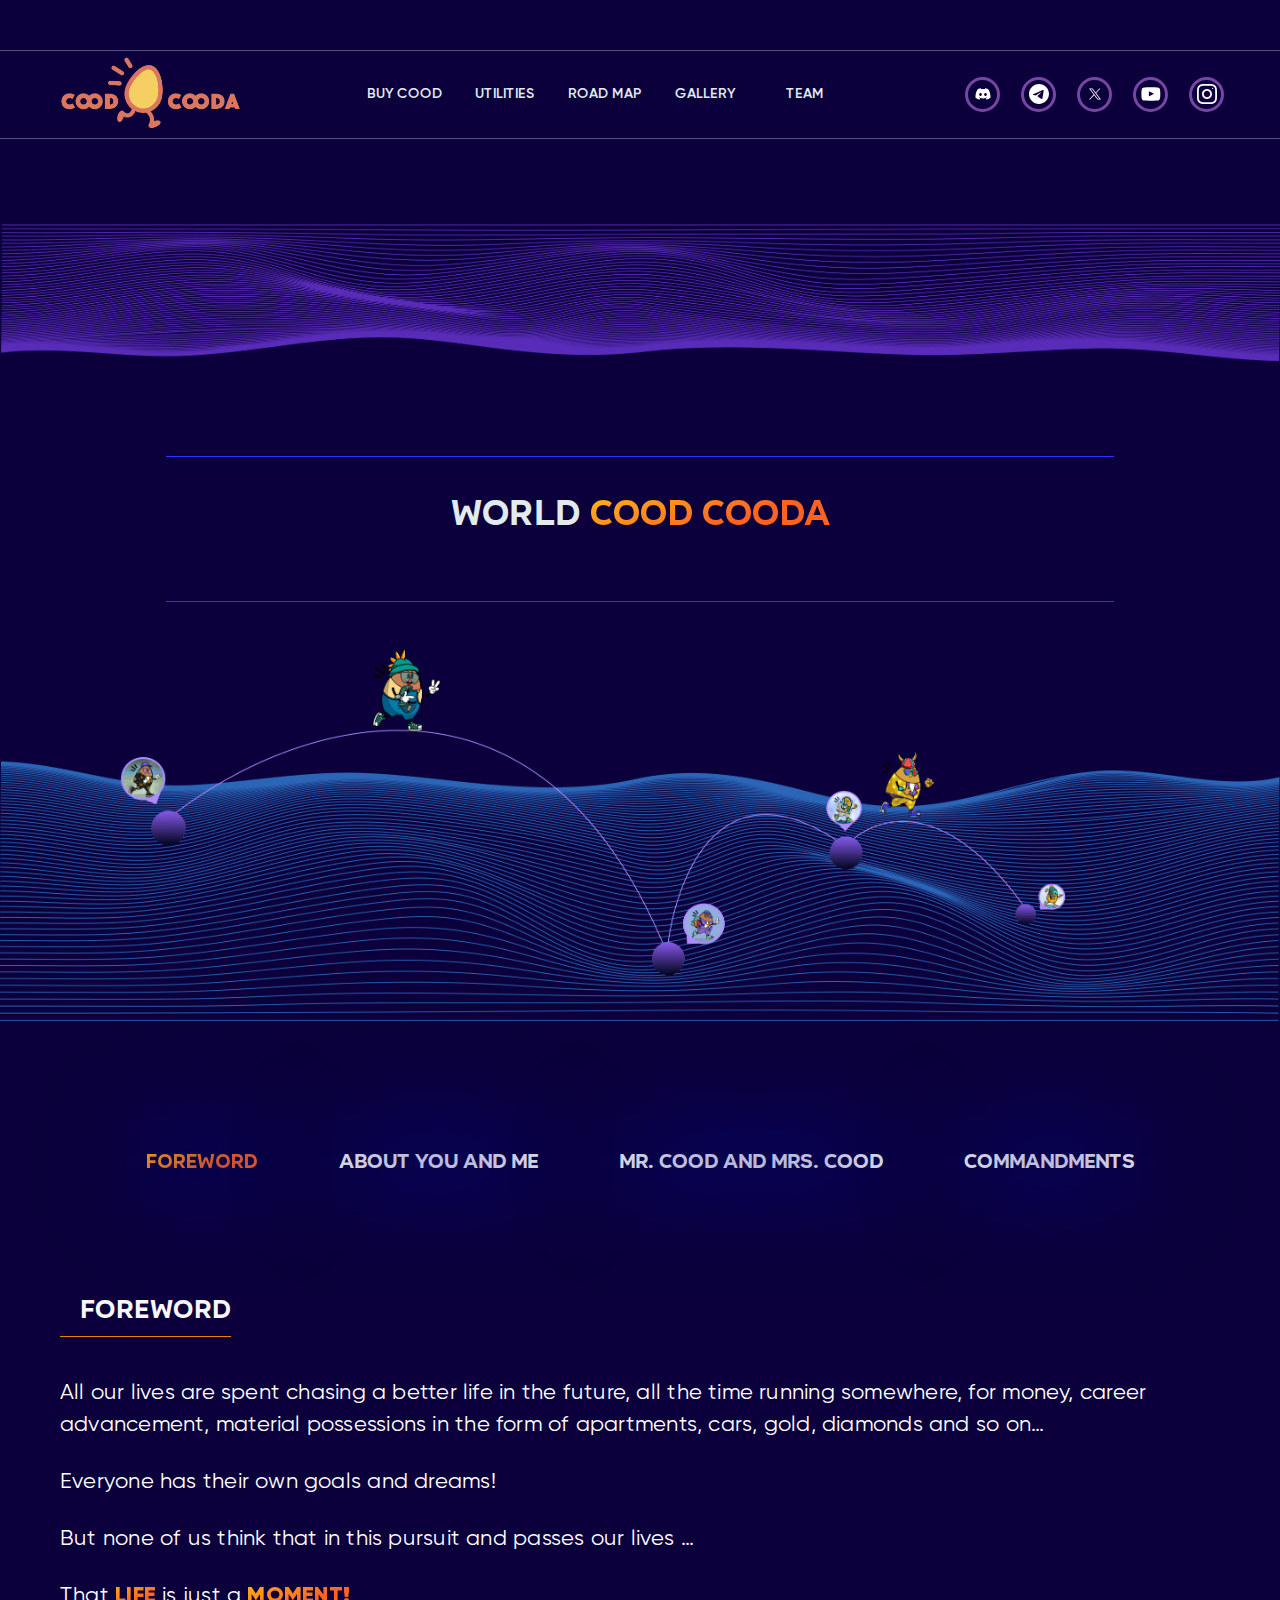
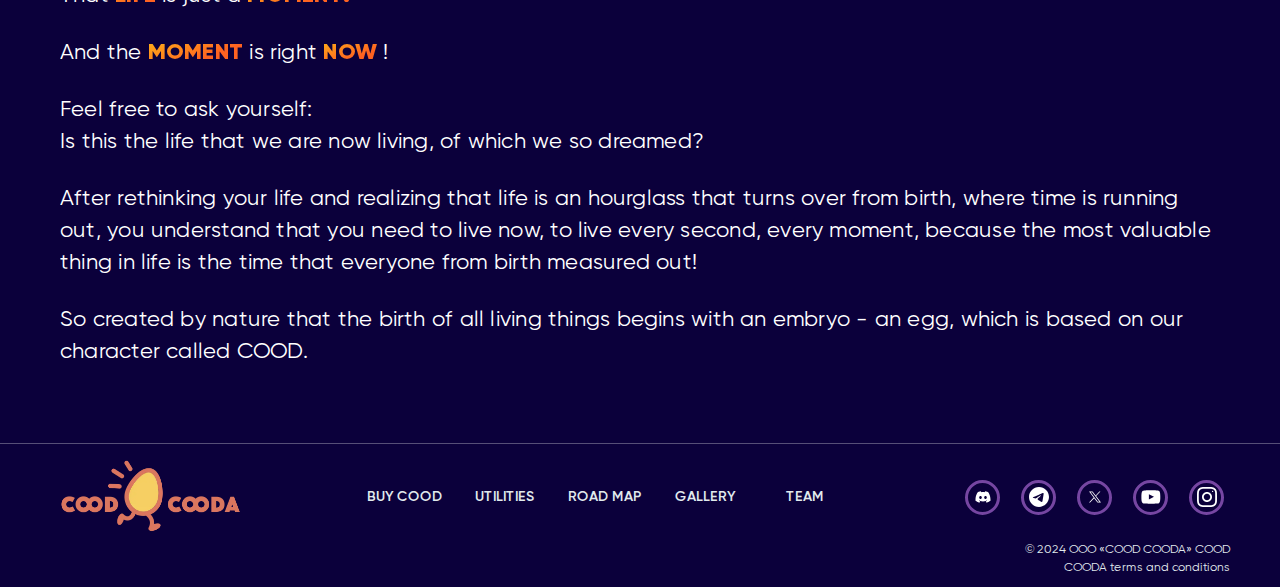
<file: tabs.html>
<!DOCTYPE html>
<html lang="ru">

<head>
  <meta charset="UTF-8" />
  <meta name="viewport" content="width=device-width, initial-scale=1.0" />
  <title>COOD COODA</title>
  <link rel="preconnect" href="https://fonts.googleapis.com" />
  <link rel="preconnect" href="https://fonts.gstatic.com" crossorigin />
  <link rel="shortcut icon" href="images/favicon.png" type="image/png" />
  <link href="https://fonts.googleapis.com/css2?family=Montserrat:wght@700&family=Open+Sans:wght@400;600&display=swap"
    rel="stylesheet" />

  <link rel="stylesheet" href="css/style.min.css" />
</head>

<body>
  <div class="wrapper">
    <header class="header">
      <div class="container">
        <div class="header__inner">
          <a href="index.html" class="logo">
            <img class="logo-img" src="images/logo.webp" alt="logo" />
          </a>

          <div class="header__menu">
            <a class="header__menu-item" href="index.html#buy">BUY COOD</a>
            <a class="header__menu-item" href="tabs.html">UTILITIES</a>
            <a class="header__menu-item" href="index.html#road">ROAD MAP</a>
            <a class="header__menu-item" href="index.html#gallery">GALLERY</a>
            <a class="header__menu-item" href="index.html#team">TEAM</a>
            <div class="header__social-mobile">
              <a class="header__social-item discord" href="https://discord.gg/6KXtFGFMJv ">
                <div class="header__social-item_wrapper">
                  <svg xmlns="http://www.w3.org/2000/svg" x="0px" y="0px" width="20" height="17" viewBox="0 0 72 72">
                    <path
                      d="M54.657,19.077c0,0,8.343,9.663,8.343,27.069v3.65c0,0-10.536,6.866-13.747,6.866l-3.115-4.529	c1.936-0.867,4.577-2.372,4.577-2.372l-0.965-0.747c0,0-6.173,2.86-13.749,2.86s-13.749-2.86-13.749-2.86l-0.965,0.747	c0,0,2.641,1.505,4.577,2.372l-3.115,4.529C19.536,56.662,9,49.796,9,49.796v-3.65c0-17.406,8.343-27.069,8.343-27.069	s5.707-2.762,10.977-3.489l1.635,3.1c0,0,2.599-0.602,6.045-0.602s6.045,0.602,6.045,0.602l1.635-3.1	C48.95,16.315,54.657,19.077,54.657,19.077z M27.01,43.603c2.656,0,4.808-2.418,4.808-5.401c0-2.983-2.153-5.401-4.808-5.401	s-4.808,2.418-4.808,5.401C22.202,41.185,24.354,43.603,27.01,43.603z M44.99,43.603c2.656,0,4.808-2.418,4.808-5.401	c0-2.983-2.153-5.401-4.808-5.401c-2.656,0-4.808,2.418-4.808,5.401C40.182,41.185,42.334,43.603,44.99,43.603z">
                    </path>
                  </svg>
                </div>
              </a>

              <a class="header__social-item" href="https://t.me/COODCOODA ">
                <div class="header__social-item_wrapper">
                  <svg xmlns="http://www.w3.org/2000/svg" width="19" height="19" viewBox="0 0 19 19" fill="none">
                    <path fill-rule="evenodd" clip-rule="evenodd"
                      d="M19.0005 9.5C19.0005 14.7467 14.7472 19 9.50049 19C4.25378 19 0.000488281 14.7467 0.000488281 9.5C0.000488281 4.2533 4.25378 0 9.50049 0C14.7472 0 19.0005 4.2533 19.0005 9.5ZM9.84093 7.01332C8.91691 7.39765 7.07018 8.19311 4.30074 9.39971C3.85102 9.57855 3.61544 9.7535 3.594 9.92457C3.55775 10.2137 3.9198 10.3275 4.41282 10.4826C4.47988 10.5036 4.54937 10.5255 4.62061 10.5486C5.10566 10.7063 5.75814 10.8908 6.09734 10.8981C6.40503 10.9048 6.74844 10.7779 7.12758 10.5176C9.71516 8.77088 11.0509 7.88802 11.1347 7.86898C11.1939 7.85556 11.2759 7.83867 11.3314 7.88804C11.387 7.93742 11.3815 8.03092 11.3756 8.056C11.3398 8.2089 9.91859 9.53016 9.18313 10.2139C8.95385 10.4271 8.79121 10.5783 8.75797 10.6128C8.68349 10.6901 8.60759 10.7633 8.53464 10.8336C8.08401 11.2681 7.74608 11.5938 8.55335 12.1258C8.94129 12.3814 9.25172 12.5928 9.56141 12.8037C9.89963 13.0341 10.237 13.2638 10.6734 13.5499C10.7846 13.6228 10.8908 13.6985 10.9943 13.7723C11.3879 14.0529 11.7415 14.305 12.1784 14.2647C12.4322 14.2414 12.6944 14.0027 12.8276 13.2908C13.1423 11.6083 13.7609 7.96294 13.9039 6.46077C13.9164 6.32916 13.9007 6.16073 13.888 6.08679C13.8754 6.01285 13.8489 5.9075 13.7528 5.82952C13.639 5.73716 13.4633 5.71768 13.3847 5.71907C13.0274 5.72536 12.4792 5.91598 9.84093 7.01332Z" />
                  </svg>
                </div>
              </a>

              <a class="header__social-item twitter " href="https://twitter.com/COOD_COODA ">
                <div class="header__social-item_wrapper">
                  <svg version="1.1" id="svg5" xmlns:svg="http://www.w3.org/2000/svg" xmlns="http://www.w3.org/2000/svg"
                    xmlns:xlink="http://www.w3.org/1999/xlink" x="0px" y="0px" viewBox="0 0 1668.56 1221.19"
                    style="enable-background:new 0 0 1668.56 1221.19;" xml:space="preserve">
                    <g id="layer1" transform="translate(52.390088,-25.058597)">
                      <path id="path1009"
                        d="M283.94,167.31l386.39,516.64L281.5,1104h87.51l340.42-367.76L984.48,1104h297.8L874.15,558.3l361.92-390.99
                   h-87.51l-313.51,338.7l-253.31-338.7H283.94z M412.63,231.77h136.81l604.13,807.76h-136.81L412.63,231.77z" />
                    </g>
                  </svg>

                </div>
              </a>

              <a class="header__social-item" href="https://www.youtube.com/channel/UCwZasWrMhFUQVH3JP6IuCFg">
                <div class="header__social-item_wrapper">
                  <svg width="18" height="12" viewBox="0 0 18 12" fill="none" xmlns="http://www.w3.org/2000/svg">
                    <path
                      d="M17.1905 2.58928C17.1905 2.58928 17.0245 1.41294 16.5132 0.896418C15.8657 0.216607 15.1419 0.213274 14.8099 0.173285C12.4325 -9.53409e-08 8.86318 0 8.86318 0H8.85654C8.85654 0 5.28721 -9.53409e-08 2.90986 0.173285C2.57783 0.213274 1.854 0.216607 1.20654 0.896418C0.695215 1.41294 0.53252 2.58928 0.53252 2.58928C0.53252 2.58928 0.359863 3.97223 0.359863 5.35185V6.64482C0.359863 8.02444 0.529199 9.40739 0.529199 9.40739C0.529199 9.40739 0.695215 10.5837 1.20322 11.1003C1.85068 11.7801 2.70068 11.7567 3.0792 11.83C4.44053 11.96 8.85986 12 8.85986 12C8.85986 12 12.4325 11.9933 14.8099 11.8234C15.1419 11.7834 15.8657 11.7801 16.5132 11.1003C17.0245 10.5837 17.1905 9.40739 17.1905 9.40739C17.1905 9.40739 17.3599 8.02777 17.3599 6.64482V5.35185C17.3599 3.97223 17.1905 2.58928 17.1905 2.58928ZM7.10342 8.21438V3.41905L11.6954 5.82505L7.10342 8.21438Z" />
                  </svg>
                </div>
              </a>

              <a class="header__social-item" href="https://www.instagram.com/coodcooda/ ">
                <div class="header__social-item_wrapper">
                  <svg width="16" height="16" viewBox="0 0 16 16" fill="none" xmlns="http://www.w3.org/2000/svg">
                    <path
                      d="M8.00518 1.44091C10.1439 1.44091 10.3972 1.45028 11.2383 1.48779C12.02 1.52217 12.4422 1.65345 12.7236 1.76284C13.0957 1.90662 13.3646 2.08166 13.6429 2.35984C13.9243 2.64114 14.0962 2.90682 14.2401 3.27877C14.3495 3.56007 14.4808 3.98515 14.5152 4.76343C14.5528 5.60735 14.5621 5.86052 14.5621 7.99531C14.5621 10.1332 14.5528 10.3864 14.5152 11.2272C14.4808 12.0086 14.3495 12.4306 14.2401 12.7119C14.0962 13.0838 13.9211 13.3526 13.6429 13.6308C13.3614 13.9121 13.0957 14.084 12.7236 14.2278C12.4422 14.3372 12.0169 14.4685 11.2383 14.5028C10.3941 14.5403 10.1408 14.5497 8.00518 14.5497C5.86643 14.5497 5.61315 14.5403 4.77203 14.5028C3.99033 14.4685 3.5682 14.3372 3.28679 14.2278C2.9147 14.084 2.64579 13.909 2.3675 13.6308C2.08609 13.3495 1.91411 13.0838 1.77028 12.7119C1.66084 12.4306 1.52951 12.0055 1.49511 11.2272C1.45759 10.3833 1.44821 10.1301 1.44821 7.99531C1.44821 5.85739 1.45759 5.60422 1.49511 4.76343C1.52951 3.98203 1.66084 3.56007 1.77028 3.27877C1.91411 2.90682 2.08921 2.63802 2.3675 2.35984C2.64891 2.07853 2.9147 1.90662 3.28679 1.76284C3.5682 1.65345 3.99345 1.52217 4.77203 1.48779C5.61315 1.45028 5.86643 1.44091 8.00518 1.44091ZM8.00518 0C5.83203 0 5.56 0.00937683 4.70637 0.0468842C3.85587 0.0843915 3.27115 0.221918 2.76461 0.418832C2.23617 0.625122 1.78904 0.89705 1.34503 1.34401C0.897889 1.78785 0.625855 2.23481 0.419484 2.75991C0.222493 3.26939 0.0849127 3.85075 0.0473908 4.70092C0.00986878 5.55734 0.000488281 5.82926 0.000488281 8.00156C0.000488281 10.1739 0.00986878 10.4458 0.0473908 11.2991C0.0849127 12.1492 0.222493 12.7337 0.419484 13.2401C0.625855 13.7683 0.897889 14.2153 1.34503 14.6591C1.78904 15.103 2.23617 15.378 2.76148 15.5812C3.27115 15.7781 3.85275 15.9156 4.70324 15.9531C5.55687 15.9906 5.8289 16 8.00205 16C10.1752 16 10.4472 15.9906 11.3009 15.9531C12.1514 15.9156 12.7361 15.7781 13.2426 15.5812C13.7679 15.378 14.2151 15.103 14.6591 14.6591C15.1031 14.2153 15.3782 13.7683 15.5815 13.2432C15.7785 12.7337 15.9161 12.1524 15.9536 11.3022C15.9911 10.4489 16.0005 10.177 16.0005 8.00469C16.0005 5.83239 15.9911 5.56046 15.9536 4.70717C15.9161 3.857 15.7785 3.27251 15.5815 2.76617C15.3845 2.23481 15.1125 1.78785 14.6653 1.34401C14.2213 0.900176 13.7742 0.625122 13.2489 0.421957C12.7392 0.225044 12.1576 0.0875171 11.3071 0.0500098C10.4504 0.00937684 10.1783 0 8.00518 0Z" />
                    <path
                      d="M8.00049 4C5.79212 4 4.00049 5.79164 4.00049 8C4.00049 10.2084 5.79212 12 8.00049 12C10.2089 12 12.0005 10.2084 12.0005 8C12.0005 5.79164 10.2089 4 8.00049 4ZM8.00049 10.5947C6.56779 10.5947 5.40581 9.4327 5.40581 8C5.40581 6.5673 6.56779 5.40532 8.00049 5.40532C9.43319 5.40532 10.5952 6.5673 10.5952 8C10.5952 9.4327 9.43319 10.5947 8.00049 10.5947Z" />
                    <path
                      d="M13.0005 3.5C13.0005 3.77687 12.7757 4 12.5005 4C12.2236 4 12.0005 3.77524 12.0005 3.5C12.0005 3.22313 12.2252 3 12.5005 3C12.7757 3 13.0005 3.22476 13.0005 3.5Z" />
                  </svg>
                </div>
              </a>
            </div>
          </div>
          <div class="header__social">
            <a class="header__social-item discord" href="https://discord.gg/6KXtFGFMJv ">
              <div class="header__social-item_wrapper">
                <svg xmlns="http://www.w3.org/2000/svg" x="0px" y="0px" width="20" height="17" viewBox="0 0 72 72">
                  <path
                    d="M54.657,19.077c0,0,8.343,9.663,8.343,27.069v3.65c0,0-10.536,6.866-13.747,6.866l-3.115-4.529	c1.936-0.867,4.577-2.372,4.577-2.372l-0.965-0.747c0,0-6.173,2.86-13.749,2.86s-13.749-2.86-13.749-2.86l-0.965,0.747	c0,0,2.641,1.505,4.577,2.372l-3.115,4.529C19.536,56.662,9,49.796,9,49.796v-3.65c0-17.406,8.343-27.069,8.343-27.069	s5.707-2.762,10.977-3.489l1.635,3.1c0,0,2.599-0.602,6.045-0.602s6.045,0.602,6.045,0.602l1.635-3.1	C48.95,16.315,54.657,19.077,54.657,19.077z M27.01,43.603c2.656,0,4.808-2.418,4.808-5.401c0-2.983-2.153-5.401-4.808-5.401	s-4.808,2.418-4.808,5.401C22.202,41.185,24.354,43.603,27.01,43.603z M44.99,43.603c2.656,0,4.808-2.418,4.808-5.401	c0-2.983-2.153-5.401-4.808-5.401c-2.656,0-4.808,2.418-4.808,5.401C40.182,41.185,42.334,43.603,44.99,43.603z">
                  </path>
                </svg>
              </div>
            </a>

            <a class="header__social-item " href="https://t.me/COODCOODA ">
              <div class="header__social-item_wrapper">
                <svg xmlns="http://www.w3.org/2000/svg" width="19" height="19" viewBox="0 0 19 19" fill="none">
                  <path fill-rule="evenodd" clip-rule="evenodd"
                    d="M19.0005 9.5C19.0005 14.7467 14.7472 19 9.50049 19C4.25378 19 0.000488281 14.7467 0.000488281 9.5C0.000488281 4.2533 4.25378 0 9.50049 0C14.7472 0 19.0005 4.2533 19.0005 9.5ZM9.84093 7.01332C8.91691 7.39765 7.07018 8.19311 4.30074 9.39971C3.85102 9.57855 3.61544 9.7535 3.594 9.92457C3.55775 10.2137 3.9198 10.3275 4.41282 10.4826C4.47988 10.5036 4.54937 10.5255 4.62061 10.5486C5.10566 10.7063 5.75814 10.8908 6.09734 10.8981C6.40503 10.9048 6.74844 10.7779 7.12758 10.5176C9.71516 8.77088 11.0509 7.88802 11.1347 7.86898C11.1939 7.85556 11.2759 7.83867 11.3314 7.88804C11.387 7.93742 11.3815 8.03092 11.3756 8.056C11.3398 8.2089 9.91859 9.53016 9.18313 10.2139C8.95385 10.4271 8.79121 10.5783 8.75797 10.6128C8.68349 10.6901 8.60759 10.7633 8.53464 10.8336C8.08401 11.2681 7.74608 11.5938 8.55335 12.1258C8.94129 12.3814 9.25172 12.5928 9.56141 12.8037C9.89963 13.0341 10.237 13.2638 10.6734 13.5499C10.7846 13.6228 10.8908 13.6985 10.9943 13.7723C11.3879 14.0529 11.7415 14.305 12.1784 14.2647C12.4322 14.2414 12.6944 14.0027 12.8276 13.2908C13.1423 11.6083 13.7609 7.96294 13.9039 6.46077C13.9164 6.32916 13.9007 6.16073 13.888 6.08679C13.8754 6.01285 13.8489 5.9075 13.7528 5.82952C13.639 5.73716 13.4633 5.71768 13.3847 5.71907C13.0274 5.72536 12.4792 5.91598 9.84093 7.01332Z" />
                </svg>
              </div>
            </a>

            <a class="header__social-item twitter " href="https://twitter.com/COOD_COODA ">
              <div class="header__social-item_wrapper">
                <svg version="1.1" id="svg5" xmlns:svg="http://www.w3.org/2000/svg" xmlns="http://www.w3.org/2000/svg"
                  xmlns:xlink="http://www.w3.org/1999/xlink" x="0px" y="0px" viewBox="0 0 1668.56 1221.19"
                  style="enable-background:new 0 0 1668.56 1221.19;" xml:space="preserve">
                  <g id="layer1" transform="translate(52.390088,-25.058597)">
                    <path id="path1009"
                      d="M283.94,167.31l386.39,516.64L281.5,1104h87.51l340.42-367.76L984.48,1104h297.8L874.15,558.3l361.92-390.99
                 h-87.51l-313.51,338.7l-253.31-338.7H283.94z M412.63,231.77h136.81l604.13,807.76h-136.81L412.63,231.77z" />
                  </g>
                </svg>

              </div>
            </a>

            <a class="header__social-item" href="https://www.youtube.com/channel/UCwZasWrMhFUQVH3JP6IuCFg">
              <div class="header__social-item_wrapper">
                <svg width="18" height="12" viewBox="0 0 18 12" fill="none" xmlns="http://www.w3.org/2000/svg">
                  <path
                    d="M17.1905 2.58928C17.1905 2.58928 17.0245 1.41294 16.5132 0.896418C15.8657 0.216607 15.1419 0.213274 14.8099 0.173285C12.4325 -9.53409e-08 8.86318 0 8.86318 0H8.85654C8.85654 0 5.28721 -9.53409e-08 2.90986 0.173285C2.57783 0.213274 1.854 0.216607 1.20654 0.896418C0.695215 1.41294 0.53252 2.58928 0.53252 2.58928C0.53252 2.58928 0.359863 3.97223 0.359863 5.35185V6.64482C0.359863 8.02444 0.529199 9.40739 0.529199 9.40739C0.529199 9.40739 0.695215 10.5837 1.20322 11.1003C1.85068 11.7801 2.70068 11.7567 3.0792 11.83C4.44053 11.96 8.85986 12 8.85986 12C8.85986 12 12.4325 11.9933 14.8099 11.8234C15.1419 11.7834 15.8657 11.7801 16.5132 11.1003C17.0245 10.5837 17.1905 9.40739 17.1905 9.40739C17.1905 9.40739 17.3599 8.02777 17.3599 6.64482V5.35185C17.3599 3.97223 17.1905 2.58928 17.1905 2.58928ZM7.10342 8.21438V3.41905L11.6954 5.82505L7.10342 8.21438Z" />
                </svg>
              </div>
            </a>

            <a class="header__social-item" href="https://www.instagram.com/coodcooda/ ">
              <div class="header__social-item_wrapper">
                <svg width="16" height="16" viewBox="0 0 16 16" fill="none" xmlns="http://www.w3.org/2000/svg">
                  <path
                    d="M8.00518 1.44091C10.1439 1.44091 10.3972 1.45028 11.2383 1.48779C12.02 1.52217 12.4422 1.65345 12.7236 1.76284C13.0957 1.90662 13.3646 2.08166 13.6429 2.35984C13.9243 2.64114 14.0962 2.90682 14.2401 3.27877C14.3495 3.56007 14.4808 3.98515 14.5152 4.76343C14.5528 5.60735 14.5621 5.86052 14.5621 7.99531C14.5621 10.1332 14.5528 10.3864 14.5152 11.2272C14.4808 12.0086 14.3495 12.4306 14.2401 12.7119C14.0962 13.0838 13.9211 13.3526 13.6429 13.6308C13.3614 13.9121 13.0957 14.084 12.7236 14.2278C12.4422 14.3372 12.0169 14.4685 11.2383 14.5028C10.3941 14.5403 10.1408 14.5497 8.00518 14.5497C5.86643 14.5497 5.61315 14.5403 4.77203 14.5028C3.99033 14.4685 3.5682 14.3372 3.28679 14.2278C2.9147 14.084 2.64579 13.909 2.3675 13.6308C2.08609 13.3495 1.91411 13.0838 1.77028 12.7119C1.66084 12.4306 1.52951 12.0055 1.49511 11.2272C1.45759 10.3833 1.44821 10.1301 1.44821 7.99531C1.44821 5.85739 1.45759 5.60422 1.49511 4.76343C1.52951 3.98203 1.66084 3.56007 1.77028 3.27877C1.91411 2.90682 2.08921 2.63802 2.3675 2.35984C2.64891 2.07853 2.9147 1.90662 3.28679 1.76284C3.5682 1.65345 3.99345 1.52217 4.77203 1.48779C5.61315 1.45028 5.86643 1.44091 8.00518 1.44091ZM8.00518 0C5.83203 0 5.56 0.00937683 4.70637 0.0468842C3.85587 0.0843915 3.27115 0.221918 2.76461 0.418832C2.23617 0.625122 1.78904 0.89705 1.34503 1.34401C0.897889 1.78785 0.625855 2.23481 0.419484 2.75991C0.222493 3.26939 0.0849127 3.85075 0.0473908 4.70092C0.00986878 5.55734 0.000488281 5.82926 0.000488281 8.00156C0.000488281 10.1739 0.00986878 10.4458 0.0473908 11.2991C0.0849127 12.1492 0.222493 12.7337 0.419484 13.2401C0.625855 13.7683 0.897889 14.2153 1.34503 14.6591C1.78904 15.103 2.23617 15.378 2.76148 15.5812C3.27115 15.7781 3.85275 15.9156 4.70324 15.9531C5.55687 15.9906 5.8289 16 8.00205 16C10.1752 16 10.4472 15.9906 11.3009 15.9531C12.1514 15.9156 12.7361 15.7781 13.2426 15.5812C13.7679 15.378 14.2151 15.103 14.6591 14.6591C15.1031 14.2153 15.3782 13.7683 15.5815 13.2432C15.7785 12.7337 15.9161 12.1524 15.9536 11.3022C15.9911 10.4489 16.0005 10.177 16.0005 8.00469C16.0005 5.83239 15.9911 5.56046 15.9536 4.70717C15.9161 3.857 15.7785 3.27251 15.5815 2.76617C15.3845 2.23481 15.1125 1.78785 14.6653 1.34401C14.2213 0.900176 13.7742 0.625122 13.2489 0.421957C12.7392 0.225044 12.1576 0.0875171 11.3071 0.0500098C10.4504 0.00937684 10.1783 0 8.00518 0Z" />
                  <path
                    d="M8.00049 4C5.79212 4 4.00049 5.79164 4.00049 8C4.00049 10.2084 5.79212 12 8.00049 12C10.2089 12 12.0005 10.2084 12.0005 8C12.0005 5.79164 10.2089 4 8.00049 4ZM8.00049 10.5947C6.56779 10.5947 5.40581 9.4327 5.40581 8C5.40581 6.5673 6.56779 5.40532 8.00049 5.40532C9.43319 5.40532 10.5952 6.5673 10.5952 8C10.5952 9.4327 9.43319 10.5947 8.00049 10.5947Z" />
                  <path
                    d="M13.0005 3.5C13.0005 3.77687 12.7757 4 12.5005 4C12.2236 4 12.0005 3.77524 12.0005 3.5C12.0005 3.22313 12.2252 3 12.5005 3C12.7757 3 13.0005 3.22476 13.0005 3.5Z" />
                </svg>
              </div>
            </a>
          </div>
          <div class="header__burger">
            <span></span>
            <span></span>
            <span></span>
          </div>
        </div>
      </div>
    </header>
    <main class="main">
      <section class="tab-page">
        <div class="top">
          <div class="top__bg">
            <img src="./images/tabs/top-bg.webp" alt="">
          </div>
          <div class="top__title">
            <h2>WORLD <span class="cood-cooda">COOD COODA </span></h2>
          </div>
          <div class="img"><img src="./images/tabs/hero-bg.webp" alt=""></div>
        </div>
      </section>

      <section class="about tabsBox">
        <div class="container">
          <div class="tabs">
            <div class="tabs__nav">
              <button class="tabs__nav-btn cood-cooda" type="button" onclick="openTab('tab-1')">
                Foreword
              </button>
              <button class="tabs__nav-btn" type="button" data-toggle="tab-2" onclick="openTab('tab-2')">
                about you and me
              </button>
              <button class="tabs__nav-btn" type="button" data-toggle="tab-3" onclick="openTab('tab-3')">
                Mr. COOD and Mrs. COOD
              </button>
              <button class="tabs__nav-btn" type="button" data-toggle="tab-4" onclick="openTab('tab-4')">
                COMMANDMENTS
              </button>
            </div>
            <div class="tabs__content">
              <div class="tabs__item active" id="tab-1">
                <div>
                  <div class="tabs__item-title">
                    <h4 class="foreword"> Foreword</h4>
                  </div>
                  <p>
                    All our lives are spent chasing a better life in the future, all the time running somewhere, for
                    money, career advancement, material possessions in the form of apartments, cars, gold, diamonds and
                    so on...
                  </p>
                  <p>Everyone has their own goals and dreams!</p>
                  <p>
                    But none of us think that in this pursuit and passes our lives ...
                  </p>
                  <p>
                    That
                    <span class="cood-cooda gilroysemi">LIFE </span> is just a
                    <span class="cood-cooda gilroysemi"> MOMENT! </span>
                  </p>
                  <p>
                    And the
                    <span class="cood-cooda gilroysemi"> MOMENT </span> is right
                    <span class="cood-cooda gilroysemi"> NOW</span> !
                  </p>
                  <p>
                    Feel free to ask yourself: <br>
                    Is this the life that we are now living, of which we so dreamed?
                  </p>
                  <p>
                    After rethinking your life and realizing that life is an hourglass that turns over from birth, where
                    time is running out, you understand that you need to live now, to live every second, every moment,
                    because the most valuable thing in life is the time that everyone from birth measured out!
                  </p>
                  <p>
                    So created by nature that the birth of all living things begins with an embryo - an egg, which is
                    based on our character called COOD.
                  </p>
                </div>
              </div>

              <div class="tabs__item" id="tab-2">
                <div>
                  <div class="tabs__item-title">
                    <h4>About you and me</h4>
                  </div>
                  <p>
                    <span class="cood-cooda gilroysemi">COOD</span>   - it is the embodiment of you and me, a symbol of
                    wealth and success, reborn into the life of our dreams, happy and cheerful, learning the world,
                    living now and never, putting nothing off for later, where human values are at the core, and the
                    most precious resource is time, where each of us, like our running COOD, is running towards the life
                    of our dreams and living our lives to the maximum.
                  </p>
                  <p>
                    Already now running to her family and children, devoting maximum time to her family and relatives,
                    where financial freedom is at the heart of goals, in order to give a better life to her family and
                    relatives.
                  </p>
                  <p>
                    Already now takes care of his health and goes in for sports in order to live a long and happy life.
                  </p>
                  <p>
                    Already now travels all over the world, getting emotions, developing and moving forward.
                  </p>
                  <p>
                    Already now giving good and helping those around her, doing charity work.
                  </p>
                  <p>
                    Already now realizing his ideas and putting them into action.
                  </p>
                  <p>
                    Already now is realizing that very cherished dream, a dream called life, which everyone has their
                    own.
                  </p>
                  <p class="big">
                    <span class="cood-cooda gilroysemi">СOOD</span> - is you in the life of your dreams! Your
                    <span class="cood-cooda gilroysemi"> TALISMAN</span> is on the way to success!
                  </p>
                  <p>
                    Each COOD is unique, like each of us, is the one and only in our large family called COOD COODA.
                  </p>
                </div>
              </div>
              <div class="tabs__item" id="tab-3">
                <div>
                  <div class="tabs__item-title">
                    <h4>Mr. COOD and Mrs. COOD</h4>
                  </div>
                  <p style="padding-bottom: 15px">
                    This story begins long before today.
                  </p>
                  <p>
                    <span class="cood-cooda cood-bold">Mr. and Mrs. COOD</span> is the standard of family, human values,
                    financial freedom, a symbol of wealth, success and beauty. Whatever this married couple touches,
                    everything turns into gold, money or treasures, luck accompanies, and for some unknown reason, help
                    and support come from nowhere. <br>
                    They bring goodness, joy and happiness all over the world, being a talisman for each other and their
                    environment!
                  </p>
                  <p class="cood-bold-line">
                    There is a belief that if you are lucky enough to touch
                    Mr. or Mrs. COOD, get a piece or be surrounded by them,
                    your life will change beyond recognition, your thoughts
                    will become bright, things will start to get better,
                    dreams will come true, money and opportunities will
                    appear. <br> Well, if you are lucky enough to become part of
                    their big COOD COODA family, then your world will not be
                    the same, your dreams will become a reality!
                  </p>
                  <p>
                    Mr. and Mrs. COOD live the life of their dreams every day, never putting anything on hold, living
                    every second to the max, understanding that the most precious resource is time.
                    They travel between two worlds (virtual and real), building their multimedia and financial empire
                    COOD COODA. They help those around them, making the world a better place.
                  </p>
                  <p>
                    <span class="cood-cooda gilroysemi">Families First!</span> - the
                    main motto of their life.
                  </p>
                  <p>
                    The family is a support, foundation, support and an incredible springboard to the life of a dream!
                    <br>
                    But for Mr. and Mrs. COOD family is not only their children and relatives, but also the environment,
                    friends and partners.
                  </p>
                  <p>
                    Every day the COOD COODA family is getting bigger, uniting people from all over the world!
                  </p>
                  <p class="gilroysemi">
                    But it wasn't always like this! They have come all the way from the bottom to be at the top!
                  </p>
                  <p>They were nobody to be somebody!</p>
                  <p>They didn't have anything, that achieve something!</p>
                  <p>
                    Nobody believed in them, but they always believed in
                    themselves!
                  </p>
                  <p>
                    <span class="cood-cooda gilroysemi">Mr. COOD</span> was born into a simple, working family. His
                    father worked from morning till night to feed the family, his mother took care of the house and the
                    children. They did not live richly, at times they did not have enough money even for bread, but when
                    everything was good, they could afford to go to a cafe.
                  </p>
                  <p>
                    In hard times as a child, Mr. COOD worked wherever he could. He washed cars, or sold something at
                    the market to help his father and mother in some way, to earn money for food. <br>
                    Despite all the hardships, they had a very strong and friendly family, which had its own values
                    ​​and traditions, love, faith and kindness. A family in which the man's word was the law and there
                    was never a scolding, the word that the father always kept and fulfilled if he promised something.
                    Respect for people and any labor regardless of status and faith. The concept of honor, dignity and
                    justice was embedded in the DNA. His family was an example, despite financial difficulties. They had
                    humanity, love for family and loved ones, the world in general and helping others.
                  </p>
                  <p>
                    Little Mr. COOD always dreamed and believed that when he grows up, he will definitely become very
                    rich, that no one, ever from his relatives and his own family will need anything, that he will be
                    able to help others, make their lives happier. He studied, developed and explored the world, became
                    the best version of himself in order to get into the life of his dreams as soon as possible and
                    become what he is now.
                  </p>
                  <p>
                    When Mr. COOD was just over 25 years old, he met a young girl of 20 years old, who today is commonly
                    referred to as <span class="cood-cooda gilroysemi"> Mrs. COOD</span>. She was also from a poor,
                    simple working family who lived in a dilapidated house. Her father was a dreamer, so her mother
                    pulled the whole family. And where she just didn’t work, in order to give the best to her daughter,
                    she even had to leave for another city, leaving her with her grandmother, sending money every month.
                    But despite the distance, the small Ms. COOD always felt the warmth and care of her mother, they
                    were in touch every day, knowing about all the difficulties and experiences of each other.


                  </p>
                  Little Ms. COOD has always dreamed of her strong and financially secure family.
                  </p>
                  <p>
                    Since Mr. and Mrs. COOD met, they have never parted for a moment, moving through life together.
                  </p>
                  <p>
                    Lacking prospects, connections, wealthy patrons and opportunities, they decided that they would
                    achieve everything on their own - together, and that their family's happy life would start with
                    them.
                  </p>
                  <p>
                    In order to somehow feed themselves, for the first time, they got a regular job, the income from
                    which barely covered the costs of existence in this world, they did not have enough for anything.
                    Trying to create additional sources of income, them were deceived by those who were trusted -
                    betrayed, and from whom they were not expected, on the contrary, they helped. But despite all the
                    difficulties, they always believed in the best.
                  </p>
                  <p>
                    And at one moment, the realization came that they no longer want such a slavish, hard life, that
                    life is one and one must live now.

                  </p>
                  <p>
                    They started out small - small, hesitant steps that became firmer and larger over time.
                  </p>
                  <p>
                    <span class="cood-cooda gilroysemi">Mr. and Mrs. COOD make a decision</span> - already now to live
                    the life of their dreams, even though they had no understanding of how. They simply made a decision
                    that every day, every second they would live the way they dream today, and if they dream today, they
                    decided to live today, starting to build the COOD COODA empire.
                  </p>
                  <p>At first opened a
                    <span class="cood-cooda gilroysemi">COOD STORE</span>, where they produced exclusive, branded
                    clothing and accessories. Things slowly started to get better.
                  </p>
                  <p>
                    During this time, they had children who brought a lot of happiness, love and patience to their
                    family. Understanding that children are a separate world, that every adult is a child at heart, Mr.
                    and Mrs. COOD are launching a toy line called <span class="cood-cooda gilroysemi">COOD TOY</span>,
                    so that a piece of happiness is in every home, in every family around the world.
                  </p>
                  <p>
                    At some point they wanted that piece of happiness, in the form of a COOD TOY, to come to life, so
                    they started working on a cartoon, which led to the creation of


                    <span class="cood-cooda gilroysemi">COOD MEDIA</span>.
                  </p>
                  <p>
                    And they decided not to stop there, each child wanted to control his friend COOD TOY not only in the
                    real, but also in the virtual world, because every child or adult believed that COOD TOY was him,
                    it's time to erase the edges in space, which led to the creation of
                    <span class="cood-cooda gilroysemi">COOD GAME</span>.
                  </p>
                  <p class="bold">
                    With each passing day came the realization that all COOD owners are one big family that is growing
                    bigger every day all over the world.
                  </p>
                  <p>
                    Mr. and Mrs. COOD wanted to meet and spend time together with those who share their values and live
                    the same interests, those who have joined, become part of their family.


                  </p>
                  <p>
                    They decide to launch a
                    <span class="cood-cooda">chain of restaurants</span> around the world called "
                    <span class="cood-cooda gilroysemi">COOD COODA</span>", where any member of the family can come
                    anytime and spend time together with the same family members around the world. A place where you
                    will not be lonely, where you will always be heard, supported and helped.

                  </p>
                  <p class="bold">
                    Where we are all one big COOD COODA family, and it doesn't matter who you are and where you come
                    from!
                  </p>
                  <p class="bold">Where you always have us - the COOD COODA family.</p>
                  <p>
                    Thus was born the COOD COODA family to the whole world - where we are all one!
                  </p>
                  <p class="bold">
                    When the COOD COODA family became very large, Mr. and Mrs. COOD created a secret place <span
                      class="cood-cooda gilroysemi">COOD ROOM</span> for family members, where all family issues are
                    discussed, important decisions are made, projects and ways of development are discussed.
                  </p>
                  <p>
                    For financial matters, the
                    <span class="cood-cooda gilroysemi">COOD MONEY</span> family fund was created, with the help of
                    which the assets of the COOD COODA family are acquired.
                  </p>
                  <p>
                    Since the mission of Mr. and Mrs. COOD is about helping others, they decided to create a charitable
                    foundation

                    <span class="cood-cooda gilroysemi">COOD LIFE</span>, which helps and makes a large number of people
                    happy.
                  </p>
                  <p>Love, kindness and faith in every heart!</p>
                  <p class="bold marg mrcoodgrad">
                    Since then, the COOD COODA family and its empire have been growing, and Mr. and Mrs. COOD became the
                    mascot of all members of our family, because Mr. and Mrs. The COOD in each of us is us in our own
                    life!
                  </p>
                </div>
              </div>
              <div class="tabs__item" id="tab-4">
                <div>
                  <div class="tabs__item-title">
                    <h4>COMMANDMENTS COOD COODA</h4> <br>
                    <p class="cood-cooda bold">
                      For COOD COODA family members - COOD NFT holders.
                    </p>
                  </div>
                  <div class="tabs__list">
                    <p>
                      <span class="cood-cooda">1.</span>Family is above all, we are all one!

                    </p>
                    <p>
                      <span class="cood-cooda">2.</span> It doesn't matter who you are, we are all equal - we are all
                      nobody, where everyone can be any.
                    </p>
                    <p>
                      <span class="cood-cooda">3.</span> You are not alone - each of us is a support and support to each
                      other.
                    </p>
                    <p>
                      <span class="cood-cooda">4.</span>Share experience and knowledge, strength is in synergy.
                    </p>
                    <p>
                      <span class="cood-cooda">5.</span> Act for the good of the family and the good of the family will
                      come to you.
                    </p>
                    <p>
                      <span class="cood-cooda">6.</span> Appreciate time - this is the most expensive resource that
                      decreases from birth, do not waste it.
                    </p>
                    <p>
                      <span class="cood-cooda">7.</span> Spend more time with family and relatives, it will never be
                      yesterday.

                    </p>
                    <p>
                      <span class="cood-cooda">8.</span> Yesterday and tomorrow do not exist - there is only NOW - at
                      that moment when it was yesterday, it was also NOW, and tomorrow, at every moment of time, will
                      also be NOW.
                    </p>
                    <p>
                      <span class="cood-cooda">9.</span> Do not waste time on nerves and experiences. If the problem can
                      be solved - solve it, if not, then accept and move on. Life is too short to be nervous and waste
                      it on experiences.
                    </p>
                    <p>
                      <span class="cood-cooda">10.</span> Do it right now, don't put it off until tomorrow.
                    </p>
                    <p>
                      <span class="cood-cooda">11.</span> Live now, live to the maximum, every day like the last.
                    </p>
                    <p>
                      <span class="cood-cooda">12.</span>Take care of your health, play sports, take care of your body.

                    </p>
                    <p>
                      <span class="cood-cooda">13.</span>Think positive - smile even if you feel bad.
                    </p>
                    <p>
                      <span class="cood-cooda">14.</span> Drive away - lies, envy, hatred, pretense, betrayal, theft and
                      loneliness.
                    </p>
                    <p>
                      <span class="cood-cooda">15.</span>Love, treat everything with love, because life already loves
                      you.
                    </p>
                    <p>
                      <span class="cood-cooda">16.</span> You can do everything, don't listen to those who say you can't
                      - You can do everything!
                    </p>
                    <p>
                      <span class="cood-cooda">17.</span> Believe - if you believe, then everyone will believe.

                    </p>
                    <p>
                      <span class="cood-cooda">18.</span> Dream and wish as much as possible, because you have only one
                      life.
                    </p>
                    <p>
                      <span class="cood-cooda">19.</span>Live in the life of your dreams, realize all your ideas.
                    </p>
                    <p>
                      <span class="cood-cooda">20.</span>Explore the world, travel, expand your horizons.
                    </p>
                    <p>
                      <span class="cood-cooda">21.</span> There are no boundaries, all boundaries are only in your head.
                    </p>
                    <p>
                      <span class="cood-cooda">22.</span>Mistakes and failures are experience, the more there are, the
                      closer success is.
                    </p>
                    <p>
                      <span class="cood-cooda">23.</span>Success is actions, just get started.
                    </p>
                    <p>
                      <span class="cood-cooda">24.</span>Money is a tool, don't exalt it.
                    </p>
                    <p>
                      <span class="cood-cooda">25.</span>Help people from the bottom of your heart and never ask for
                      anything in return.
                    </p>
                    <p>
                      <span class="cood-cooda">26.</span>God in each of us is our soul! You are already lucky!
                    </p>
                    <p>
                      <span class="cood-cooda">27.</span> Life is one - live it so that you want to live the same life
                      again!
                    </p>


                  </div>
                </div>
              </div>
            </div>
          </div>
        </div>
      </section>
    </main>

    <footer class="footer">
      <div class="footer__inner ">
        <div class="container">
          <div class="header__inner fi">
            <a href="#" class="logo">
              <img class="logo-img" src="images/logo.webp" alt="logo" />
            </a>

            <div class="header__menu">
              <a class="header__menu-item" href="index.html">BUY COOD</a>
              <a class="header__menu-item" href="tabs.html">UTILITIES</a>
              <a class="header__menu-item" href="index.html#road">ROAD MAP</a>
              <a class="header__menu-item" href="index.html#gallery">GALLERY</a>
              <a class="header__menu-item" href="index.html#team">TEAM</a>
              <div class="header__social-mobile">
                <a class="header__social-item discord" href="https://discord.gg/6KXtFGFMJv ">
                  <div class="header__social-item_wrapper">

                    <svg xmlns="http://www.w3.org/2000/svg" x="0px" y="0px" width="20" height="17" viewBox="0 0 72 72">
                      <path
                        d="M54.657,19.077c0,0,8.343,9.663,8.343,27.069v3.65c0,0-10.536,6.866-13.747,6.866l-3.115-4.529	c1.936-0.867,4.577-2.372,4.577-2.372l-0.965-0.747c0,0-6.173,2.86-13.749,2.86s-13.749-2.86-13.749-2.86l-0.965,0.747	c0,0,2.641,1.505,4.577,2.372l-3.115,4.529C19.536,56.662,9,49.796,9,49.796v-3.65c0-17.406,8.343-27.069,8.343-27.069	s5.707-2.762,10.977-3.489l1.635,3.1c0,0,2.599-0.602,6.045-0.602s6.045,0.602,6.045,0.602l1.635-3.1	C48.95,16.315,54.657,19.077,54.657,19.077z M27.01,43.603c2.656,0,4.808-2.418,4.808-5.401c0-2.983-2.153-5.401-4.808-5.401	s-4.808,2.418-4.808,5.401C22.202,41.185,24.354,43.603,27.01,43.603z M44.99,43.603c2.656,0,4.808-2.418,4.808-5.401	c0-2.983-2.153-5.401-4.808-5.401c-2.656,0-4.808,2.418-4.808,5.401C40.182,41.185,42.334,43.603,44.99,43.603z">
                      </path>
                    </svg>
                  </div>
                </a>

                <a class="header__social-item" href="https://t.me/COODCOODA ">
                  <div class="header__social-item_wrapper">
                    <svg xmlns="http://www.w3.org/2000/svg" width="19" height="19" viewBox="0 0 19 19" fill="none">
                      <path fill-rule="evenodd" clip-rule="evenodd"
                        d="M19.0005 9.5C19.0005 14.7467 14.7472 19 9.50049 19C4.25378 19 0.000488281 14.7467 0.000488281 9.5C0.000488281 4.2533 4.25378 0 9.50049 0C14.7472 0 19.0005 4.2533 19.0005 9.5ZM9.84093 7.01332C8.91691 7.39765 7.07018 8.19311 4.30074 9.39971C3.85102 9.57855 3.61544 9.7535 3.594 9.92457C3.55775 10.2137 3.9198 10.3275 4.41282 10.4826C4.47988 10.5036 4.54937 10.5255 4.62061 10.5486C5.10566 10.7063 5.75814 10.8908 6.09734 10.8981C6.40503 10.9048 6.74844 10.7779 7.12758 10.5176C9.71516 8.77088 11.0509 7.88802 11.1347 7.86898C11.1939 7.85556 11.2759 7.83867 11.3314 7.88804C11.387 7.93742 11.3815 8.03092 11.3756 8.056C11.3398 8.2089 9.91859 9.53016 9.18313 10.2139C8.95385 10.4271 8.79121 10.5783 8.75797 10.6128C8.68349 10.6901 8.60759 10.7633 8.53464 10.8336C8.08401 11.2681 7.74608 11.5938 8.55335 12.1258C8.94129 12.3814 9.25172 12.5928 9.56141 12.8037C9.89963 13.0341 10.237 13.2638 10.6734 13.5499C10.7846 13.6228 10.8908 13.6985 10.9943 13.7723C11.3879 14.0529 11.7415 14.305 12.1784 14.2647C12.4322 14.2414 12.6944 14.0027 12.8276 13.2908C13.1423 11.6083 13.7609 7.96294 13.9039 6.46077C13.9164 6.32916 13.9007 6.16073 13.888 6.08679C13.8754 6.01285 13.8489 5.9075 13.7528 5.82952C13.639 5.73716 13.4633 5.71768 13.3847 5.71907C13.0274 5.72536 12.4792 5.91598 9.84093 7.01332Z" />
                    </svg>
                  </div>
                </a>

                <a class="header__social-item" href="https://twitter.com/COOD_COODA ">
                  <div class="header__social-item_wrapper">
                    <svg width="16" height="13" viewBox="0 0 16 13" fill="none" xmlns="http://www.w3.org/2000/svg">
                      <path
                        d="M5.39902 13C11.058 13 14.1541 7.998 14.1541 3.66159C14.1541 3.52097 14.1512 3.37723 14.1453 3.23661C14.7476 2.77203 15.2674 2.19658 15.6802 1.5373C15.1193 1.80349 14.5237 1.97734 13.9139 2.0529C14.556 1.64237 15.0368 0.997433 15.2671 0.237657C14.663 0.619504 14.0024 0.888863 13.3136 1.03419C12.8495 0.508177 12.2358 0.159893 11.5675 0.0431874C10.8992 -0.0735186 10.2134 0.0478535 9.61626 0.388538C9.01911 0.729223 8.5438 1.27025 8.26383 1.92796C7.98386 2.58567 7.91482 3.32344 8.06738 4.02721C6.84423 3.96174 5.64764 3.62282 4.55516 3.03244C3.46269 2.44206 2.49873 1.61339 1.72578 0.600144C1.33293 1.3226 1.21271 2.1775 1.38957 2.99111C1.56643 3.80471 2.02709 4.51595 2.67793 4.9803C2.18932 4.96375 1.71141 4.82343 1.28369 4.57093V4.61156C1.28325 5.36972 1.52899 6.10465 1.97912 6.69142C2.42925 7.27819 3.056 7.68058 3.75283 7.83019C3.30021 7.96228 2.82516 7.98153 2.36445 7.88644C2.56108 8.53846 2.94366 9.10875 3.45878 9.51769C3.97391 9.92664 4.59588 10.1538 5.23789 10.1676C4.14794 11.0808 2.80153 11.5761 1.41553 11.5738C1.16973 11.5734 0.924175 11.5573 0.680176 11.5257C2.08821 12.4892 3.72613 13.0009 5.39902 13Z" />
                    </svg>
                  </div>
                </a>

                <a class="header__social-item" href="https://www.youtube.com/channel/UCwZasWrMhFUQVH3JP6IuCFg">
                  <div class="header__social-item_wrapper">
                    <svg width="18" height="12" viewBox="0 0 18 12" fill="none" xmlns="http://www.w3.org/2000/svg">
                      <path
                        d="M17.1905 2.58928C17.1905 2.58928 17.0245 1.41294 16.5132 0.896418C15.8657 0.216607 15.1419 0.213274 14.8099 0.173285C12.4325 -9.53409e-08 8.86318 0 8.86318 0H8.85654C8.85654 0 5.28721 -9.53409e-08 2.90986 0.173285C2.57783 0.213274 1.854 0.216607 1.20654 0.896418C0.695215 1.41294 0.53252 2.58928 0.53252 2.58928C0.53252 2.58928 0.359863 3.97223 0.359863 5.35185V6.64482C0.359863 8.02444 0.529199 9.40739 0.529199 9.40739C0.529199 9.40739 0.695215 10.5837 1.20322 11.1003C1.85068 11.7801 2.70068 11.7567 3.0792 11.83C4.44053 11.96 8.85986 12 8.85986 12C8.85986 12 12.4325 11.9933 14.8099 11.8234C15.1419 11.7834 15.8657 11.7801 16.5132 11.1003C17.0245 10.5837 17.1905 9.40739 17.1905 9.40739C17.1905 9.40739 17.3599 8.02777 17.3599 6.64482V5.35185C17.3599 3.97223 17.1905 2.58928 17.1905 2.58928ZM7.10342 8.21438V3.41905L11.6954 5.82505L7.10342 8.21438Z" />
                    </svg>
                  </div>
                </a>

                <a class="header__social-item" href="https://www.instagram.com/coodcooda/ ">
                  <div class="header__social-item_wrapper">
                    <svg width="16" height="16" viewBox="0 0 16 16" fill="none" xmlns="http://www.w3.org/2000/svg">
                      <path
                        d="M8.00518 1.44091C10.1439 1.44091 10.3972 1.45028 11.2383 1.48779C12.02 1.52217 12.4422 1.65345 12.7236 1.76284C13.0957 1.90662 13.3646 2.08166 13.6429 2.35984C13.9243 2.64114 14.0962 2.90682 14.2401 3.27877C14.3495 3.56007 14.4808 3.98515 14.5152 4.76343C14.5528 5.60735 14.5621 5.86052 14.5621 7.99531C14.5621 10.1332 14.5528 10.3864 14.5152 11.2272C14.4808 12.0086 14.3495 12.4306 14.2401 12.7119C14.0962 13.0838 13.9211 13.3526 13.6429 13.6308C13.3614 13.9121 13.0957 14.084 12.7236 14.2278C12.4422 14.3372 12.0169 14.4685 11.2383 14.5028C10.3941 14.5403 10.1408 14.5497 8.00518 14.5497C5.86643 14.5497 5.61315 14.5403 4.77203 14.5028C3.99033 14.4685 3.5682 14.3372 3.28679 14.2278C2.9147 14.084 2.64579 13.909 2.3675 13.6308C2.08609 13.3495 1.91411 13.0838 1.77028 12.7119C1.66084 12.4306 1.52951 12.0055 1.49511 11.2272C1.45759 10.3833 1.44821 10.1301 1.44821 7.99531C1.44821 5.85739 1.45759 5.60422 1.49511 4.76343C1.52951 3.98203 1.66084 3.56007 1.77028 3.27877C1.91411 2.90682 2.08921 2.63802 2.3675 2.35984C2.64891 2.07853 2.9147 1.90662 3.28679 1.76284C3.5682 1.65345 3.99345 1.52217 4.77203 1.48779C5.61315 1.45028 5.86643 1.44091 8.00518 1.44091ZM8.00518 0C5.83203 0 5.56 0.00937683 4.70637 0.0468842C3.85587 0.0843915 3.27115 0.221918 2.76461 0.418832C2.23617 0.625122 1.78904 0.89705 1.34503 1.34401C0.897889 1.78785 0.625855 2.23481 0.419484 2.75991C0.222493 3.26939 0.0849127 3.85075 0.0473908 4.70092C0.00986878 5.55734 0.000488281 5.82926 0.000488281 8.00156C0.000488281 10.1739 0.00986878 10.4458 0.0473908 11.2991C0.0849127 12.1492 0.222493 12.7337 0.419484 13.2401C0.625855 13.7683 0.897889 14.2153 1.34503 14.6591C1.78904 15.103 2.23617 15.378 2.76148 15.5812C3.27115 15.7781 3.85275 15.9156 4.70324 15.9531C5.55687 15.9906 5.8289 16 8.00205 16C10.1752 16 10.4472 15.9906 11.3009 15.9531C12.1514 15.9156 12.7361 15.7781 13.2426 15.5812C13.7679 15.378 14.2151 15.103 14.6591 14.6591C15.1031 14.2153 15.3782 13.7683 15.5815 13.2432C15.7785 12.7337 15.9161 12.1524 15.9536 11.3022C15.9911 10.4489 16.0005 10.177 16.0005 8.00469C16.0005 5.83239 15.9911 5.56046 15.9536 4.70717C15.9161 3.857 15.7785 3.27251 15.5815 2.76617C15.3845 2.23481 15.1125 1.78785 14.6653 1.34401C14.2213 0.900176 13.7742 0.625122 13.2489 0.421957C12.7392 0.225044 12.1576 0.0875171 11.3071 0.0500098C10.4504 0.00937684 10.1783 0 8.00518 0Z" />
                      <path
                        d="M8.00049 4C5.79212 4 4.00049 5.79164 4.00049 8C4.00049 10.2084 5.79212 12 8.00049 12C10.2089 12 12.0005 10.2084 12.0005 8C12.0005 5.79164 10.2089 4 8.00049 4ZM8.00049 10.5947C6.56779 10.5947 5.40581 9.4327 5.40581 8C5.40581 6.5673 6.56779 5.40532 8.00049 5.40532C9.43319 5.40532 10.5952 6.5673 10.5952 8C10.5952 9.4327 9.43319 10.5947 8.00049 10.5947Z" />
                      <path
                        d="M13.0005 3.5C13.0005 3.77687 12.7757 4 12.5005 4C12.2236 4 12.0005 3.77524 12.0005 3.5C12.0005 3.22313 12.2252 3 12.5005 3C12.7757 3 13.0005 3.22476 13.0005 3.5Z" />
                    </svg>
                  </div>
                </a>
              </div>
            </div>
            <div class="header__social">
              <a class="header__social-item discord" href="https://discord.gg/6KXtFGFMJv ">
                <div class="header__social-item_wrapper">

                  <svg xmlns="http://www.w3.org/2000/svg" x="0px" y="0px" width="20" height="17" viewBox="0 0 72 72">
                    <path
                      d="M54.657,19.077c0,0,8.343,9.663,8.343,27.069v3.65c0,0-10.536,6.866-13.747,6.866l-3.115-4.529	c1.936-0.867,4.577-2.372,4.577-2.372l-0.965-0.747c0,0-6.173,2.86-13.749,2.86s-13.749-2.86-13.749-2.86l-0.965,0.747	c0,0,2.641,1.505,4.577,2.372l-3.115,4.529C19.536,56.662,9,49.796,9,49.796v-3.65c0-17.406,8.343-27.069,8.343-27.069	s5.707-2.762,10.977-3.489l1.635,3.1c0,0,2.599-0.602,6.045-0.602s6.045,0.602,6.045,0.602l1.635-3.1	C48.95,16.315,54.657,19.077,54.657,19.077z M27.01,43.603c2.656,0,4.808-2.418,4.808-5.401c0-2.983-2.153-5.401-4.808-5.401	s-4.808,2.418-4.808,5.401C22.202,41.185,24.354,43.603,27.01,43.603z M44.99,43.603c2.656,0,4.808-2.418,4.808-5.401	c0-2.983-2.153-5.401-4.808-5.401c-2.656,0-4.808,2.418-4.808,5.401C40.182,41.185,42.334,43.603,44.99,43.603z">
                    </path>
                  </svg>
                </div>
              </a>

              <a class="header__social-item" href="https://t.me/COODCOODA ">
                <div class="header__social-item_wrapper">
                  <svg xmlns="http://www.w3.org/2000/svg" width="19" height="19" viewBox="0 0 19 19" fill="none">
                    <path fill-rule="evenodd" clip-rule="evenodd"
                      d="M19.0005 9.5C19.0005 14.7467 14.7472 19 9.50049 19C4.25378 19 0.000488281 14.7467 0.000488281 9.5C0.000488281 4.2533 4.25378 0 9.50049 0C14.7472 0 19.0005 4.2533 19.0005 9.5ZM9.84093 7.01332C8.91691 7.39765 7.07018 8.19311 4.30074 9.39971C3.85102 9.57855 3.61544 9.7535 3.594 9.92457C3.55775 10.2137 3.9198 10.3275 4.41282 10.4826C4.47988 10.5036 4.54937 10.5255 4.62061 10.5486C5.10566 10.7063 5.75814 10.8908 6.09734 10.8981C6.40503 10.9048 6.74844 10.7779 7.12758 10.5176C9.71516 8.77088 11.0509 7.88802 11.1347 7.86898C11.1939 7.85556 11.2759 7.83867 11.3314 7.88804C11.387 7.93742 11.3815 8.03092 11.3756 8.056C11.3398 8.2089 9.91859 9.53016 9.18313 10.2139C8.95385 10.4271 8.79121 10.5783 8.75797 10.6128C8.68349 10.6901 8.60759 10.7633 8.53464 10.8336C8.08401 11.2681 7.74608 11.5938 8.55335 12.1258C8.94129 12.3814 9.25172 12.5928 9.56141 12.8037C9.89963 13.0341 10.237 13.2638 10.6734 13.5499C10.7846 13.6228 10.8908 13.6985 10.9943 13.7723C11.3879 14.0529 11.7415 14.305 12.1784 14.2647C12.4322 14.2414 12.6944 14.0027 12.8276 13.2908C13.1423 11.6083 13.7609 7.96294 13.9039 6.46077C13.9164 6.32916 13.9007 6.16073 13.888 6.08679C13.8754 6.01285 13.8489 5.9075 13.7528 5.82952C13.639 5.73716 13.4633 5.71768 13.3847 5.71907C13.0274 5.72536 12.4792 5.91598 9.84093 7.01332Z" />
                  </svg>
                </div>
              </a>

              <a class="header__social-item twitter " href="https://twitter.com/COOD_COODA ">
                <div class="header__social-item_wrapper">
                  <svg version="1.1" id="svg5" xmlns:svg="http://www.w3.org/2000/svg" xmlns="http://www.w3.org/2000/svg"
                    xmlns:xlink="http://www.w3.org/1999/xlink" x="0px" y="0px" viewBox="0 0 1668.56 1221.19"
                    style="enable-background:new 0 0 1668.56 1221.19;" xml:space="preserve">
                    <g id="layer1" transform="translate(52.390088,-25.058597)">
                      <path id="path1009"
                        d="M283.94,167.31l386.39,516.64L281.5,1104h87.51l340.42-367.76L984.48,1104h297.8L874.15,558.3l361.92-390.99
                   h-87.51l-313.51,338.7l-253.31-338.7H283.94z M412.63,231.77h136.81l604.13,807.76h-136.81L412.63,231.77z" />
                    </g>
                  </svg>

                </div>
              </a>

              <a class="header__social-item" href="https://www.youtube.com/channel/UCwZasWrMhFUQVH3JP6IuCFg">
                <div class="header__social-item_wrapper">
                  <svg width="18" height="12" viewBox="0 0 18 12" fill="none" xmlns="http://www.w3.org/2000/svg">
                    <path
                      d="M17.1905 2.58928C17.1905 2.58928 17.0245 1.41294 16.5132 0.896418C15.8657 0.216607 15.1419 0.213274 14.8099 0.173285C12.4325 -9.53409e-08 8.86318 0 8.86318 0H8.85654C8.85654 0 5.28721 -9.53409e-08 2.90986 0.173285C2.57783 0.213274 1.854 0.216607 1.20654 0.896418C0.695215 1.41294 0.53252 2.58928 0.53252 2.58928C0.53252 2.58928 0.359863 3.97223 0.359863 5.35185V6.64482C0.359863 8.02444 0.529199 9.40739 0.529199 9.40739C0.529199 9.40739 0.695215 10.5837 1.20322 11.1003C1.85068 11.7801 2.70068 11.7567 3.0792 11.83C4.44053 11.96 8.85986 12 8.85986 12C8.85986 12 12.4325 11.9933 14.8099 11.8234C15.1419 11.7834 15.8657 11.7801 16.5132 11.1003C17.0245 10.5837 17.1905 9.40739 17.1905 9.40739C17.1905 9.40739 17.3599 8.02777 17.3599 6.64482V5.35185C17.3599 3.97223 17.1905 2.58928 17.1905 2.58928ZM7.10342 8.21438V3.41905L11.6954 5.82505L7.10342 8.21438Z" />
                  </svg>
                </div>
              </a>

              <a class="header__social-item" href="https://www.instagram.com/coodcooda/ ">
                <div class="header__social-item_wrapper">
                  <svg width="16" height="16" viewBox="0 0 16 16" fill="none" xmlns="http://www.w3.org/2000/svg">
                    <path
                      d="M8.00518 1.44091C10.1439 1.44091 10.3972 1.45028 11.2383 1.48779C12.02 1.52217 12.4422 1.65345 12.7236 1.76284C13.0957 1.90662 13.3646 2.08166 13.6429 2.35984C13.9243 2.64114 14.0962 2.90682 14.2401 3.27877C14.3495 3.56007 14.4808 3.98515 14.5152 4.76343C14.5528 5.60735 14.5621 5.86052 14.5621 7.99531C14.5621 10.1332 14.5528 10.3864 14.5152 11.2272C14.4808 12.0086 14.3495 12.4306 14.2401 12.7119C14.0962 13.0838 13.9211 13.3526 13.6429 13.6308C13.3614 13.9121 13.0957 14.084 12.7236 14.2278C12.4422 14.3372 12.0169 14.4685 11.2383 14.5028C10.3941 14.5403 10.1408 14.5497 8.00518 14.5497C5.86643 14.5497 5.61315 14.5403 4.77203 14.5028C3.99033 14.4685 3.5682 14.3372 3.28679 14.2278C2.9147 14.084 2.64579 13.909 2.3675 13.6308C2.08609 13.3495 1.91411 13.0838 1.77028 12.7119C1.66084 12.4306 1.52951 12.0055 1.49511 11.2272C1.45759 10.3833 1.44821 10.1301 1.44821 7.99531C1.44821 5.85739 1.45759 5.60422 1.49511 4.76343C1.52951 3.98203 1.66084 3.56007 1.77028 3.27877C1.91411 2.90682 2.08921 2.63802 2.3675 2.35984C2.64891 2.07853 2.9147 1.90662 3.28679 1.76284C3.5682 1.65345 3.99345 1.52217 4.77203 1.48779C5.61315 1.45028 5.86643 1.44091 8.00518 1.44091ZM8.00518 0C5.83203 0 5.56 0.00937683 4.70637 0.0468842C3.85587 0.0843915 3.27115 0.221918 2.76461 0.418832C2.23617 0.625122 1.78904 0.89705 1.34503 1.34401C0.897889 1.78785 0.625855 2.23481 0.419484 2.75991C0.222493 3.26939 0.0849127 3.85075 0.0473908 4.70092C0.00986878 5.55734 0.000488281 5.82926 0.000488281 8.00156C0.000488281 10.1739 0.00986878 10.4458 0.0473908 11.2991C0.0849127 12.1492 0.222493 12.7337 0.419484 13.2401C0.625855 13.7683 0.897889 14.2153 1.34503 14.6591C1.78904 15.103 2.23617 15.378 2.76148 15.5812C3.27115 15.7781 3.85275 15.9156 4.70324 15.9531C5.55687 15.9906 5.8289 16 8.00205 16C10.1752 16 10.4472 15.9906 11.3009 15.9531C12.1514 15.9156 12.7361 15.7781 13.2426 15.5812C13.7679 15.378 14.2151 15.103 14.6591 14.6591C15.1031 14.2153 15.3782 13.7683 15.5815 13.2432C15.7785 12.7337 15.9161 12.1524 15.9536 11.3022C15.9911 10.4489 16.0005 10.177 16.0005 8.00469C16.0005 5.83239 15.9911 5.56046 15.9536 4.70717C15.9161 3.857 15.7785 3.27251 15.5815 2.76617C15.3845 2.23481 15.1125 1.78785 14.6653 1.34401C14.2213 0.900176 13.7742 0.625122 13.2489 0.421957C12.7392 0.225044 12.1576 0.0875171 11.3071 0.0500098C10.4504 0.00937684 10.1783 0 8.00518 0Z" />
                    <path
                      d="M8.00049 4C5.79212 4 4.00049 5.79164 4.00049 8C4.00049 10.2084 5.79212 12 8.00049 12C10.2089 12 12.0005 10.2084 12.0005 8C12.0005 5.79164 10.2089 4 8.00049 4ZM8.00049 10.5947C6.56779 10.5947 5.40581 9.4327 5.40581 8C5.40581 6.5673 6.56779 5.40532 8.00049 5.40532C9.43319 5.40532 10.5952 6.5673 10.5952 8C10.5952 9.4327 9.43319 10.5947 8.00049 10.5947Z" />
                    <path
                      d="M13.0005 3.5C13.0005 3.77687 12.7757 4 12.5005 4C12.2236 4 12.0005 3.77524 12.0005 3.5C12.0005 3.22313 12.2252 3 12.5005 3C12.7757 3 13.0005 3.22476 13.0005 3.5Z" />
                  </svg>
                </div>
              </a>
            </div>
            <div class="header__burger">
              <span></span>
              <span></span>
              <span></span>
            </div>
          </div>
          <div class="footer__conditions">
            <a href="terms.html">© 2024 ООО «COOD COODA» COOD COODA terms and conditions</a>
          </div>
        </div>
      </div>
    </footer>
  </div>

  <script src="js/main.min.js"></script>
</body>

</html>
</file>
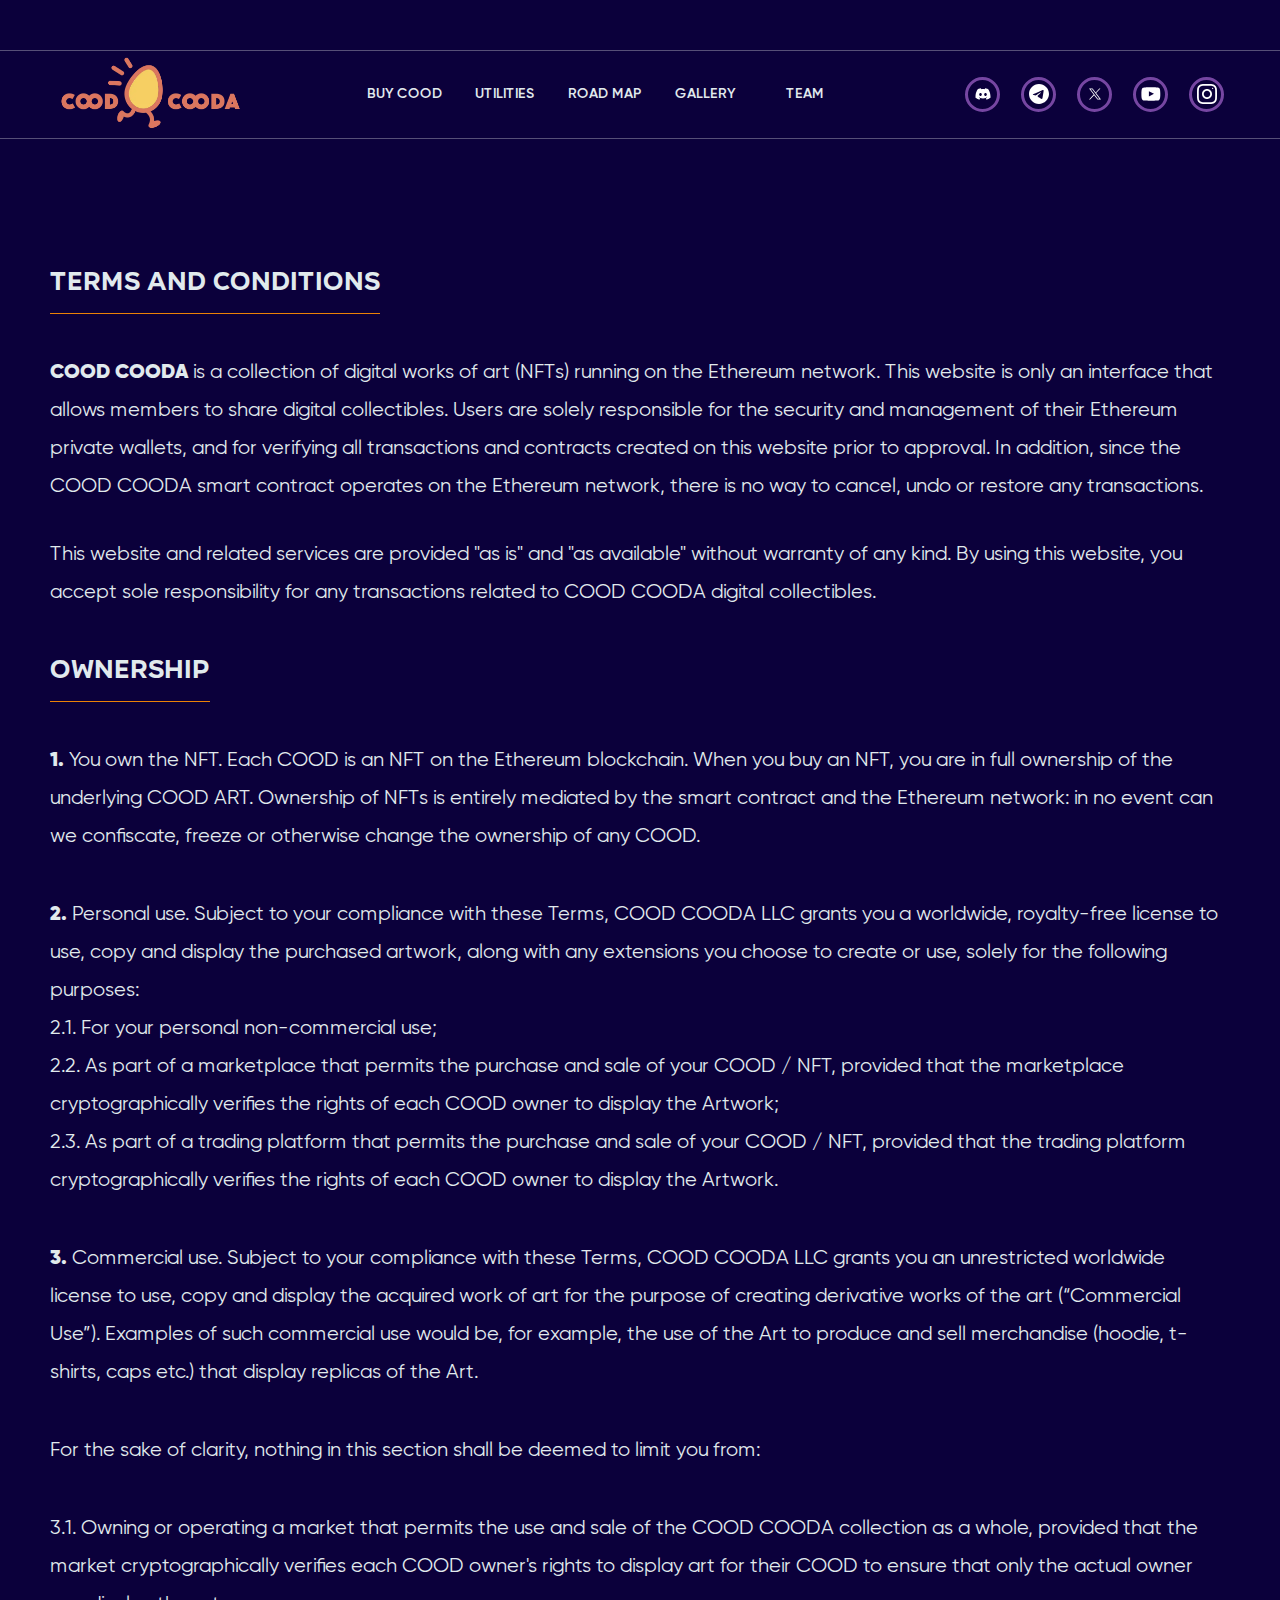
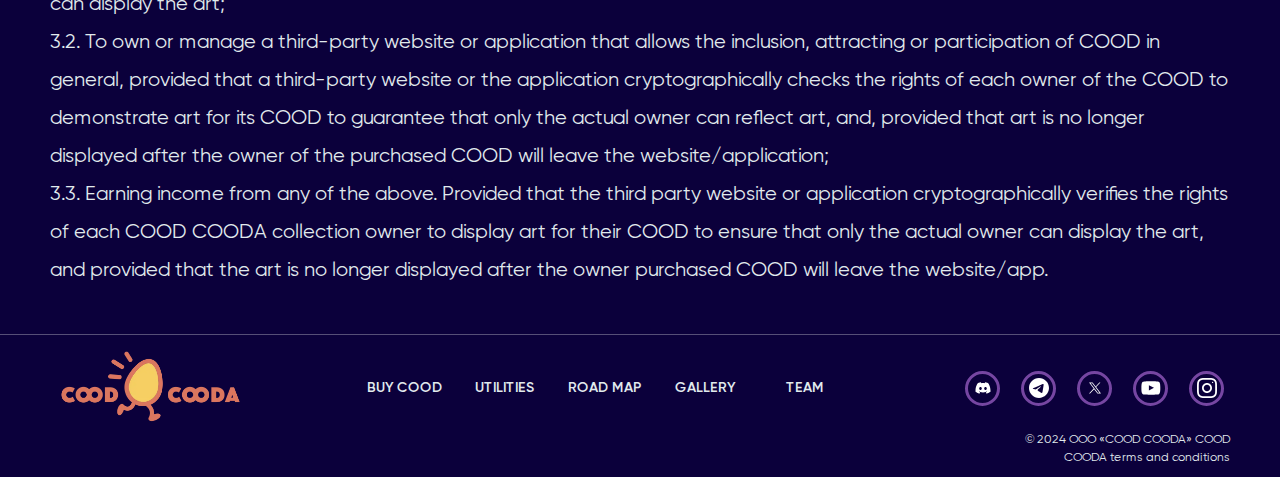
<file: terms.html>
<!DOCTYPE html>
<html lang="ru">

<head>
  <meta charset="UTF-8" />
  <meta name="viewport" content="width=device-width, initial-scale=1.0" />
  <title>COOD COODA</title>
  <link rel="preconnect" href="https://fonts.googleapis.com" />
  <link rel="preconnect" href="https://fonts.gstatic.com" crossorigin />
  <link rel="shortcut icon" href="images/favicon.png" type="image/png" />
  <link href="https://fonts.googleapis.com/css2?family=Montserrat:wght@700&family=Open+Sans:wght@400;600&display=swap"
    rel="stylesheet" />

  <link rel="stylesheet" href="css/style.min.css" />
</head>

<body>
  <div class="wrapper">
    <header class="header">
      <div class="container">
        <div class="header__inner">
          <a href="index.html" class="logo">
            <img class="logo-img" src="images/logo.webp" alt="logo" />
          </a>

          <div class="header__menu">
            <a class="header__menu-item" href="index.html#buy">BUY COOD</a>
            <a class="header__menu-item" href="tabs.html">UTILITIES</a>
            <a class="header__menu-item" href="index.html#road">ROAD MAP</a>
            <a class="header__menu-item" href="index.html#gallery">GALLERY</a>
            <a class="header__menu-item" href="index.html#team">TEAM</a>
            <div class="header__social-mobile">
              <a class="header__social-item discord" href="https://discord.gg/6KXtFGFMJv ">
                <div class="header__social-item_wrapper">
                  <svg xmlns="http://www.w3.org/2000/svg" x="0px" y="0px" width="20" height="17" viewBox="0 0 72 72">
                    <path
                      d="M54.657,19.077c0,0,8.343,9.663,8.343,27.069v3.65c0,0-10.536,6.866-13.747,6.866l-3.115-4.529	c1.936-0.867,4.577-2.372,4.577-2.372l-0.965-0.747c0,0-6.173,2.86-13.749,2.86s-13.749-2.86-13.749-2.86l-0.965,0.747	c0,0,2.641,1.505,4.577,2.372l-3.115,4.529C19.536,56.662,9,49.796,9,49.796v-3.65c0-17.406,8.343-27.069,8.343-27.069	s5.707-2.762,10.977-3.489l1.635,3.1c0,0,2.599-0.602,6.045-0.602s6.045,0.602,6.045,0.602l1.635-3.1	C48.95,16.315,54.657,19.077,54.657,19.077z M27.01,43.603c2.656,0,4.808-2.418,4.808-5.401c0-2.983-2.153-5.401-4.808-5.401	s-4.808,2.418-4.808,5.401C22.202,41.185,24.354,43.603,27.01,43.603z M44.99,43.603c2.656,0,4.808-2.418,4.808-5.401	c0-2.983-2.153-5.401-4.808-5.401c-2.656,0-4.808,2.418-4.808,5.401C40.182,41.185,42.334,43.603,44.99,43.603z">
                    </path>
                  </svg>
                </div>
              </a>

              <a class="header__social-item" href="https://t.me/COODCOODA ">
                <div class="header__social-item_wrapper">
                  <svg xmlns="http://www.w3.org/2000/svg" width="19" height="19" viewBox="0 0 19 19" fill="none">
                    <path fill-rule="evenodd" clip-rule="evenodd"
                      d="M19.0005 9.5C19.0005 14.7467 14.7472 19 9.50049 19C4.25378 19 0.000488281 14.7467 0.000488281 9.5C0.000488281 4.2533 4.25378 0 9.50049 0C14.7472 0 19.0005 4.2533 19.0005 9.5ZM9.84093 7.01332C8.91691 7.39765 7.07018 8.19311 4.30074 9.39971C3.85102 9.57855 3.61544 9.7535 3.594 9.92457C3.55775 10.2137 3.9198 10.3275 4.41282 10.4826C4.47988 10.5036 4.54937 10.5255 4.62061 10.5486C5.10566 10.7063 5.75814 10.8908 6.09734 10.8981C6.40503 10.9048 6.74844 10.7779 7.12758 10.5176C9.71516 8.77088 11.0509 7.88802 11.1347 7.86898C11.1939 7.85556 11.2759 7.83867 11.3314 7.88804C11.387 7.93742 11.3815 8.03092 11.3756 8.056C11.3398 8.2089 9.91859 9.53016 9.18313 10.2139C8.95385 10.4271 8.79121 10.5783 8.75797 10.6128C8.68349 10.6901 8.60759 10.7633 8.53464 10.8336C8.08401 11.2681 7.74608 11.5938 8.55335 12.1258C8.94129 12.3814 9.25172 12.5928 9.56141 12.8037C9.89963 13.0341 10.237 13.2638 10.6734 13.5499C10.7846 13.6228 10.8908 13.6985 10.9943 13.7723C11.3879 14.0529 11.7415 14.305 12.1784 14.2647C12.4322 14.2414 12.6944 14.0027 12.8276 13.2908C13.1423 11.6083 13.7609 7.96294 13.9039 6.46077C13.9164 6.32916 13.9007 6.16073 13.888 6.08679C13.8754 6.01285 13.8489 5.9075 13.7528 5.82952C13.639 5.73716 13.4633 5.71768 13.3847 5.71907C13.0274 5.72536 12.4792 5.91598 9.84093 7.01332Z" />
                  </svg>
                </div>
              </a>

              <a class="header__social-item twitter " href="https://twitter.com/COOD_COODA ">
                <div class="header__social-item_wrapper">
                  <svg version="1.1" id="svg5" xmlns:svg="http://www.w3.org/2000/svg" xmlns="http://www.w3.org/2000/svg"
                    xmlns:xlink="http://www.w3.org/1999/xlink" x="0px" y="0px" viewBox="0 0 1668.56 1221.19"
                    style="enable-background:new 0 0 1668.56 1221.19;" xml:space="preserve">
                    <g id="layer1" transform="translate(52.390088,-25.058597)">
                      <path id="path1009"
                        d="M283.94,167.31l386.39,516.64L281.5,1104h87.51l340.42-367.76L984.48,1104h297.8L874.15,558.3l361.92-390.99
                   h-87.51l-313.51,338.7l-253.31-338.7H283.94z M412.63,231.77h136.81l604.13,807.76h-136.81L412.63,231.77z" />
                    </g>
                  </svg>

                </div>
              </a>

              <a class="header__social-item" href="https://www.youtube.com/channel/UCwZasWrMhFUQVH3JP6IuCFg">
                <div class="header__social-item_wrapper">
                  <svg width="18" height="12" viewBox="0 0 18 12" fill="none" xmlns="http://www.w3.org/2000/svg">
                    <path
                      d="M17.1905 2.58928C17.1905 2.58928 17.0245 1.41294 16.5132 0.896418C15.8657 0.216607 15.1419 0.213274 14.8099 0.173285C12.4325 -9.53409e-08 8.86318 0 8.86318 0H8.85654C8.85654 0 5.28721 -9.53409e-08 2.90986 0.173285C2.57783 0.213274 1.854 0.216607 1.20654 0.896418C0.695215 1.41294 0.53252 2.58928 0.53252 2.58928C0.53252 2.58928 0.359863 3.97223 0.359863 5.35185V6.64482C0.359863 8.02444 0.529199 9.40739 0.529199 9.40739C0.529199 9.40739 0.695215 10.5837 1.20322 11.1003C1.85068 11.7801 2.70068 11.7567 3.0792 11.83C4.44053 11.96 8.85986 12 8.85986 12C8.85986 12 12.4325 11.9933 14.8099 11.8234C15.1419 11.7834 15.8657 11.7801 16.5132 11.1003C17.0245 10.5837 17.1905 9.40739 17.1905 9.40739C17.1905 9.40739 17.3599 8.02777 17.3599 6.64482V5.35185C17.3599 3.97223 17.1905 2.58928 17.1905 2.58928ZM7.10342 8.21438V3.41905L11.6954 5.82505L7.10342 8.21438Z" />
                  </svg>
                </div>
              </a>

              <a class="header__social-item" href="https://www.instagram.com/coodcooda/ ">
                <div class="header__social-item_wrapper">
                  <svg width="16" height="16" viewBox="0 0 16 16" fill="none" xmlns="http://www.w3.org/2000/svg">
                    <path
                      d="M8.00518 1.44091C10.1439 1.44091 10.3972 1.45028 11.2383 1.48779C12.02 1.52217 12.4422 1.65345 12.7236 1.76284C13.0957 1.90662 13.3646 2.08166 13.6429 2.35984C13.9243 2.64114 14.0962 2.90682 14.2401 3.27877C14.3495 3.56007 14.4808 3.98515 14.5152 4.76343C14.5528 5.60735 14.5621 5.86052 14.5621 7.99531C14.5621 10.1332 14.5528 10.3864 14.5152 11.2272C14.4808 12.0086 14.3495 12.4306 14.2401 12.7119C14.0962 13.0838 13.9211 13.3526 13.6429 13.6308C13.3614 13.9121 13.0957 14.084 12.7236 14.2278C12.4422 14.3372 12.0169 14.4685 11.2383 14.5028C10.3941 14.5403 10.1408 14.5497 8.00518 14.5497C5.86643 14.5497 5.61315 14.5403 4.77203 14.5028C3.99033 14.4685 3.5682 14.3372 3.28679 14.2278C2.9147 14.084 2.64579 13.909 2.3675 13.6308C2.08609 13.3495 1.91411 13.0838 1.77028 12.7119C1.66084 12.4306 1.52951 12.0055 1.49511 11.2272C1.45759 10.3833 1.44821 10.1301 1.44821 7.99531C1.44821 5.85739 1.45759 5.60422 1.49511 4.76343C1.52951 3.98203 1.66084 3.56007 1.77028 3.27877C1.91411 2.90682 2.08921 2.63802 2.3675 2.35984C2.64891 2.07853 2.9147 1.90662 3.28679 1.76284C3.5682 1.65345 3.99345 1.52217 4.77203 1.48779C5.61315 1.45028 5.86643 1.44091 8.00518 1.44091ZM8.00518 0C5.83203 0 5.56 0.00937683 4.70637 0.0468842C3.85587 0.0843915 3.27115 0.221918 2.76461 0.418832C2.23617 0.625122 1.78904 0.89705 1.34503 1.34401C0.897889 1.78785 0.625855 2.23481 0.419484 2.75991C0.222493 3.26939 0.0849127 3.85075 0.0473908 4.70092C0.00986878 5.55734 0.000488281 5.82926 0.000488281 8.00156C0.000488281 10.1739 0.00986878 10.4458 0.0473908 11.2991C0.0849127 12.1492 0.222493 12.7337 0.419484 13.2401C0.625855 13.7683 0.897889 14.2153 1.34503 14.6591C1.78904 15.103 2.23617 15.378 2.76148 15.5812C3.27115 15.7781 3.85275 15.9156 4.70324 15.9531C5.55687 15.9906 5.8289 16 8.00205 16C10.1752 16 10.4472 15.9906 11.3009 15.9531C12.1514 15.9156 12.7361 15.7781 13.2426 15.5812C13.7679 15.378 14.2151 15.103 14.6591 14.6591C15.1031 14.2153 15.3782 13.7683 15.5815 13.2432C15.7785 12.7337 15.9161 12.1524 15.9536 11.3022C15.9911 10.4489 16.0005 10.177 16.0005 8.00469C16.0005 5.83239 15.9911 5.56046 15.9536 4.70717C15.9161 3.857 15.7785 3.27251 15.5815 2.76617C15.3845 2.23481 15.1125 1.78785 14.6653 1.34401C14.2213 0.900176 13.7742 0.625122 13.2489 0.421957C12.7392 0.225044 12.1576 0.0875171 11.3071 0.0500098C10.4504 0.00937684 10.1783 0 8.00518 0Z" />
                    <path
                      d="M8.00049 4C5.79212 4 4.00049 5.79164 4.00049 8C4.00049 10.2084 5.79212 12 8.00049 12C10.2089 12 12.0005 10.2084 12.0005 8C12.0005 5.79164 10.2089 4 8.00049 4ZM8.00049 10.5947C6.56779 10.5947 5.40581 9.4327 5.40581 8C5.40581 6.5673 6.56779 5.40532 8.00049 5.40532C9.43319 5.40532 10.5952 6.5673 10.5952 8C10.5952 9.4327 9.43319 10.5947 8.00049 10.5947Z" />
                    <path
                      d="M13.0005 3.5C13.0005 3.77687 12.7757 4 12.5005 4C12.2236 4 12.0005 3.77524 12.0005 3.5C12.0005 3.22313 12.2252 3 12.5005 3C12.7757 3 13.0005 3.22476 13.0005 3.5Z" />
                  </svg>
                </div>
              </a>
            </div>
          </div>
          <div class="header__social">
            <a class="header__social-item discord" href="https://discord.gg/6KXtFGFMJv ">
              <div class="header__social-item_wrapper">
                <svg xmlns="http://www.w3.org/2000/svg" x="0px" y="0px" width="20" height="17" viewBox="0 0 72 72">
                  <path
                    d="M54.657,19.077c0,0,8.343,9.663,8.343,27.069v3.65c0,0-10.536,6.866-13.747,6.866l-3.115-4.529	c1.936-0.867,4.577-2.372,4.577-2.372l-0.965-0.747c0,0-6.173,2.86-13.749,2.86s-13.749-2.86-13.749-2.86l-0.965,0.747	c0,0,2.641,1.505,4.577,2.372l-3.115,4.529C19.536,56.662,9,49.796,9,49.796v-3.65c0-17.406,8.343-27.069,8.343-27.069	s5.707-2.762,10.977-3.489l1.635,3.1c0,0,2.599-0.602,6.045-0.602s6.045,0.602,6.045,0.602l1.635-3.1	C48.95,16.315,54.657,19.077,54.657,19.077z M27.01,43.603c2.656,0,4.808-2.418,4.808-5.401c0-2.983-2.153-5.401-4.808-5.401	s-4.808,2.418-4.808,5.401C22.202,41.185,24.354,43.603,27.01,43.603z M44.99,43.603c2.656,0,4.808-2.418,4.808-5.401	c0-2.983-2.153-5.401-4.808-5.401c-2.656,0-4.808,2.418-4.808,5.401C40.182,41.185,42.334,43.603,44.99,43.603z">
                  </path>
                </svg>
              </div>
            </a>

            <a class="header__social-item " href="https://t.me/COODCOODA ">
              <div class="header__social-item_wrapper">
                <svg xmlns="http://www.w3.org/2000/svg" width="19" height="19" viewBox="0 0 19 19" fill="none">
                  <path fill-rule="evenodd" clip-rule="evenodd"
                    d="M19.0005 9.5C19.0005 14.7467 14.7472 19 9.50049 19C4.25378 19 0.000488281 14.7467 0.000488281 9.5C0.000488281 4.2533 4.25378 0 9.50049 0C14.7472 0 19.0005 4.2533 19.0005 9.5ZM9.84093 7.01332C8.91691 7.39765 7.07018 8.19311 4.30074 9.39971C3.85102 9.57855 3.61544 9.7535 3.594 9.92457C3.55775 10.2137 3.9198 10.3275 4.41282 10.4826C4.47988 10.5036 4.54937 10.5255 4.62061 10.5486C5.10566 10.7063 5.75814 10.8908 6.09734 10.8981C6.40503 10.9048 6.74844 10.7779 7.12758 10.5176C9.71516 8.77088 11.0509 7.88802 11.1347 7.86898C11.1939 7.85556 11.2759 7.83867 11.3314 7.88804C11.387 7.93742 11.3815 8.03092 11.3756 8.056C11.3398 8.2089 9.91859 9.53016 9.18313 10.2139C8.95385 10.4271 8.79121 10.5783 8.75797 10.6128C8.68349 10.6901 8.60759 10.7633 8.53464 10.8336C8.08401 11.2681 7.74608 11.5938 8.55335 12.1258C8.94129 12.3814 9.25172 12.5928 9.56141 12.8037C9.89963 13.0341 10.237 13.2638 10.6734 13.5499C10.7846 13.6228 10.8908 13.6985 10.9943 13.7723C11.3879 14.0529 11.7415 14.305 12.1784 14.2647C12.4322 14.2414 12.6944 14.0027 12.8276 13.2908C13.1423 11.6083 13.7609 7.96294 13.9039 6.46077C13.9164 6.32916 13.9007 6.16073 13.888 6.08679C13.8754 6.01285 13.8489 5.9075 13.7528 5.82952C13.639 5.73716 13.4633 5.71768 13.3847 5.71907C13.0274 5.72536 12.4792 5.91598 9.84093 7.01332Z" />
                </svg>
              </div>
            </a>

            <a class="header__social-item twitter " href="https://twitter.com/COOD_COODA ">
              <div class="header__social-item_wrapper">
                <svg version="1.1" id="svg5" xmlns:svg="http://www.w3.org/2000/svg" xmlns="http://www.w3.org/2000/svg"
                  xmlns:xlink="http://www.w3.org/1999/xlink" x="0px" y="0px" viewBox="0 0 1668.56 1221.19"
                  style="enable-background:new 0 0 1668.56 1221.19;" xml:space="preserve">
                  <g id="layer1" transform="translate(52.390088,-25.058597)">
                    <path id="path1009"
                      d="M283.94,167.31l386.39,516.64L281.5,1104h87.51l340.42-367.76L984.48,1104h297.8L874.15,558.3l361.92-390.99
                 h-87.51l-313.51,338.7l-253.31-338.7H283.94z M412.63,231.77h136.81l604.13,807.76h-136.81L412.63,231.77z" />
                  </g>
                </svg>

              </div>
            </a>

            <a class="header__social-item" href="https://www.youtube.com/channel/UCwZasWrMhFUQVH3JP6IuCFg">
              <div class="header__social-item_wrapper">
                <svg width="18" height="12" viewBox="0 0 18 12" fill="none" xmlns="http://www.w3.org/2000/svg">
                  <path
                    d="M17.1905 2.58928C17.1905 2.58928 17.0245 1.41294 16.5132 0.896418C15.8657 0.216607 15.1419 0.213274 14.8099 0.173285C12.4325 -9.53409e-08 8.86318 0 8.86318 0H8.85654C8.85654 0 5.28721 -9.53409e-08 2.90986 0.173285C2.57783 0.213274 1.854 0.216607 1.20654 0.896418C0.695215 1.41294 0.53252 2.58928 0.53252 2.58928C0.53252 2.58928 0.359863 3.97223 0.359863 5.35185V6.64482C0.359863 8.02444 0.529199 9.40739 0.529199 9.40739C0.529199 9.40739 0.695215 10.5837 1.20322 11.1003C1.85068 11.7801 2.70068 11.7567 3.0792 11.83C4.44053 11.96 8.85986 12 8.85986 12C8.85986 12 12.4325 11.9933 14.8099 11.8234C15.1419 11.7834 15.8657 11.7801 16.5132 11.1003C17.0245 10.5837 17.1905 9.40739 17.1905 9.40739C17.1905 9.40739 17.3599 8.02777 17.3599 6.64482V5.35185C17.3599 3.97223 17.1905 2.58928 17.1905 2.58928ZM7.10342 8.21438V3.41905L11.6954 5.82505L7.10342 8.21438Z" />
                </svg>
              </div>
            </a>

            <a class="header__social-item" href="https://www.instagram.com/coodcooda/ ">
              <div class="header__social-item_wrapper">
                <svg width="16" height="16" viewBox="0 0 16 16" fill="none" xmlns="http://www.w3.org/2000/svg">
                  <path
                    d="M8.00518 1.44091C10.1439 1.44091 10.3972 1.45028 11.2383 1.48779C12.02 1.52217 12.4422 1.65345 12.7236 1.76284C13.0957 1.90662 13.3646 2.08166 13.6429 2.35984C13.9243 2.64114 14.0962 2.90682 14.2401 3.27877C14.3495 3.56007 14.4808 3.98515 14.5152 4.76343C14.5528 5.60735 14.5621 5.86052 14.5621 7.99531C14.5621 10.1332 14.5528 10.3864 14.5152 11.2272C14.4808 12.0086 14.3495 12.4306 14.2401 12.7119C14.0962 13.0838 13.9211 13.3526 13.6429 13.6308C13.3614 13.9121 13.0957 14.084 12.7236 14.2278C12.4422 14.3372 12.0169 14.4685 11.2383 14.5028C10.3941 14.5403 10.1408 14.5497 8.00518 14.5497C5.86643 14.5497 5.61315 14.5403 4.77203 14.5028C3.99033 14.4685 3.5682 14.3372 3.28679 14.2278C2.9147 14.084 2.64579 13.909 2.3675 13.6308C2.08609 13.3495 1.91411 13.0838 1.77028 12.7119C1.66084 12.4306 1.52951 12.0055 1.49511 11.2272C1.45759 10.3833 1.44821 10.1301 1.44821 7.99531C1.44821 5.85739 1.45759 5.60422 1.49511 4.76343C1.52951 3.98203 1.66084 3.56007 1.77028 3.27877C1.91411 2.90682 2.08921 2.63802 2.3675 2.35984C2.64891 2.07853 2.9147 1.90662 3.28679 1.76284C3.5682 1.65345 3.99345 1.52217 4.77203 1.48779C5.61315 1.45028 5.86643 1.44091 8.00518 1.44091ZM8.00518 0C5.83203 0 5.56 0.00937683 4.70637 0.0468842C3.85587 0.0843915 3.27115 0.221918 2.76461 0.418832C2.23617 0.625122 1.78904 0.89705 1.34503 1.34401C0.897889 1.78785 0.625855 2.23481 0.419484 2.75991C0.222493 3.26939 0.0849127 3.85075 0.0473908 4.70092C0.00986878 5.55734 0.000488281 5.82926 0.000488281 8.00156C0.000488281 10.1739 0.00986878 10.4458 0.0473908 11.2991C0.0849127 12.1492 0.222493 12.7337 0.419484 13.2401C0.625855 13.7683 0.897889 14.2153 1.34503 14.6591C1.78904 15.103 2.23617 15.378 2.76148 15.5812C3.27115 15.7781 3.85275 15.9156 4.70324 15.9531C5.55687 15.9906 5.8289 16 8.00205 16C10.1752 16 10.4472 15.9906 11.3009 15.9531C12.1514 15.9156 12.7361 15.7781 13.2426 15.5812C13.7679 15.378 14.2151 15.103 14.6591 14.6591C15.1031 14.2153 15.3782 13.7683 15.5815 13.2432C15.7785 12.7337 15.9161 12.1524 15.9536 11.3022C15.9911 10.4489 16.0005 10.177 16.0005 8.00469C16.0005 5.83239 15.9911 5.56046 15.9536 4.70717C15.9161 3.857 15.7785 3.27251 15.5815 2.76617C15.3845 2.23481 15.1125 1.78785 14.6653 1.34401C14.2213 0.900176 13.7742 0.625122 13.2489 0.421957C12.7392 0.225044 12.1576 0.0875171 11.3071 0.0500098C10.4504 0.00937684 10.1783 0 8.00518 0Z" />
                  <path
                    d="M8.00049 4C5.79212 4 4.00049 5.79164 4.00049 8C4.00049 10.2084 5.79212 12 8.00049 12C10.2089 12 12.0005 10.2084 12.0005 8C12.0005 5.79164 10.2089 4 8.00049 4ZM8.00049 10.5947C6.56779 10.5947 5.40581 9.4327 5.40581 8C5.40581 6.5673 6.56779 5.40532 8.00049 5.40532C9.43319 5.40532 10.5952 6.5673 10.5952 8C10.5952 9.4327 9.43319 10.5947 8.00049 10.5947Z" />
                  <path
                    d="M13.0005 3.5C13.0005 3.77687 12.7757 4 12.5005 4C12.2236 4 12.0005 3.77524 12.0005 3.5C12.0005 3.22313 12.2252 3 12.5005 3C12.7757 3 13.0005 3.22476 13.0005 3.5Z" />
                </svg>
              </div>
            </a>
          </div>
          <div class="header__burger">
            <span></span>
            <span></span>
            <span></span>
          </div>
        </div>
      </div>
    </header>

    <main class="main">
      <section class="terms">
        <div class="container">
          <div class="terms__conditions">
            <div class="terms__conditions-title title">
              TERMS AND CONDITIONS
            </div>
            <div class="terms__conditions-text mr">
              <p>
                <span class="gilroysemi">COOD COODA</span> is a collection of
                digital works of art (NFTs) running on the Ethereum network.
                This website is only an interface that allows members to share
                digital collectibles. Users are solely responsible for the
                security and management of their Ethereum private wallets, and
                for verifying all transactions and contracts created on this
                website prior to approval. In addition, since the COOD COODA
                smart contract operates on the Ethereum network, there is no
                way to cancel, undo or restore any transactions.
              </p>
              <p>
                This website and related services are provided "as is" and "as
                available" without warranty of any kind. By using this
                website, you accept sole responsibility for any transactions
                related to COOD COODA digital collectibles.
              </p>
            </div>
          </div>
          <div class="terms__owner">
            <div class="terms__owner-title title">OWNERSHIP</div>
            <div class="terms__owner-text">
              <div class="tems__owner-points">
                <div class="first-point mr">
                  <p>
                    <span class="gilroysemi">1.</span> You own the NFT. Each
                    COOD is an NFT on the Ethereum blockchain. When you buy an
                    NFT, you are in full ownership of the underlying COOD ART.
                    Ownership of NFTs is entirely mediated by the smart
                    contract and the Ethereum network: in no event can we
                    confiscate, freeze or otherwise change the ownership of
                    any COOD.
                  </p>
                </div>
                <div class="second-point mr">
                  <p>
                    <span class="gilroysemi">2.</span> Personal use. Subject
                    to your compliance with these Terms, COOD COODA LLC grants
                    you a worldwide, royalty-free license to use, copy and
                    display the purchased artwork, along with any extensions
                    you choose to create or use, solely for the following
                    purposes:
                  </p>
                  <p>2.1. For your personal non-commercial use;</p>
                  <p>
                    2.2. As part of a marketplace that permits the purchase
                    and sale of your COOD / NFT, provided that the marketplace
                    cryptographically verifies the rights of each COOD owner
                    to display the Artwork;
                  </p>
                  <p>
                    2.3. As part of a trading platform that permits the
                    purchase and sale of your COOD / NFT, provided that the
                    trading platform cryptographically verifies the rights of
                    each COOD owner to display the Artwork.
                  </p>
                </div>
                <div class="third-point">
                  <p class="mr">
                    <span class="gilroysemi">3.</span> Commercial use. Subject
                    to your compliance with these Terms, COOD COODA LLC grants
                    you an unrestricted worldwide license to use, copy and
                    display the acquired work of art for the purpose of
                    creating derivative works of the art (“Commercial Use”).
                    Examples of such commercial use would be, for example, the
                    use of the Art to produce and sell merchandise (hoodie,
                    t-shirts, caps etc.) that display replicas of the Art.
                  </p>
                  <p class="mr">
                    For the sake of clarity, nothing in this section shall be
                    deemed to limit you from:
                  </p>
                  <p>
                    3.1. Owning or operating a market that permits the use and
                    sale of the COOD COODA collection as a whole, provided
                    that the market cryptographically verifies each COOD
                    owner's rights to display art for their COOD to ensure
                    that only the actual owner can display the art;
                  </p>
                  <p>
                    3.2. To own or manage a third-party website or application
                    that allows the inclusion, attracting or participation of
                    COOD in general, provided that a third-party website or
                    the application cryptographically checks the rights of
                    each owner of the COOD to demonstrate art for its COOD to
                    guarantee that only the actual owner can reflect art, and,
                    provided that art is no longer displayed after the owner
                    of the purchased COOD will leave the website/application;
                  </p>
                  <p>
                    3.3. Earning income from any of the above. Provided that
                    the third party website or application cryptographically
                    verifies the rights of each COOD COODA collection owner to
                    display art for their COOD to ensure that only the actual
                    owner can display the art, and provided that the art is no
                    longer displayed after the owner purchased COOD will leave
                    the website/app.
                  </p>
                </div>
              </div>
            </div>
          </div>
        </div>
      </section>
    </main>

    <footer class="footer">
      <div class="footer__inner">
        <div class="container">
          <div class="header__inner">
            <a href="#" class="logo">
              <img class="logo-img" src="images/logo.webp" alt="logo" />
            </a>

            <div class="header__menu">
              <a class="header__menu-item" href="index.html#buy">BUY COOD</a>
              <a class="header__menu-item" href="tabs.html">UTILITIES</a>
              <a class="header__menu-item" href="index.html#road">ROAD MAP</a>
              <a class="header__menu-item" href="index.html#gallery">GALLERY</a>
              <a class="header__menu-item" href="index.html#team">TEAM</a>
              <div class="header__social-mobile">
                <a class="header__social-item discord" href="https://discord.gg/6KXtFGFMJv ">
                  <div class="header__social-item_wrapper">

                    <svg xmlns="http://www.w3.org/2000/svg" x="0px" y="0px" width="20" height="17" viewBox="0 0 72 72">
                      <path
                        d="M54.657,19.077c0,0,8.343,9.663,8.343,27.069v3.65c0,0-10.536,6.866-13.747,6.866l-3.115-4.529	c1.936-0.867,4.577-2.372,4.577-2.372l-0.965-0.747c0,0-6.173,2.86-13.749,2.86s-13.749-2.86-13.749-2.86l-0.965,0.747	c0,0,2.641,1.505,4.577,2.372l-3.115,4.529C19.536,56.662,9,49.796,9,49.796v-3.65c0-17.406,8.343-27.069,8.343-27.069	s5.707-2.762,10.977-3.489l1.635,3.1c0,0,2.599-0.602,6.045-0.602s6.045,0.602,6.045,0.602l1.635-3.1	C48.95,16.315,54.657,19.077,54.657,19.077z M27.01,43.603c2.656,0,4.808-2.418,4.808-5.401c0-2.983-2.153-5.401-4.808-5.401	s-4.808,2.418-4.808,5.401C22.202,41.185,24.354,43.603,27.01,43.603z M44.99,43.603c2.656,0,4.808-2.418,4.808-5.401	c0-2.983-2.153-5.401-4.808-5.401c-2.656,0-4.808,2.418-4.808,5.401C40.182,41.185,42.334,43.603,44.99,43.603z">
                      </path>
                    </svg>
                  </div>
                </a>

                <a class="header__social-item" href="https://t.me/COODCOODA ">
                  <div class="header__social-item_wrapper">
                    <svg xmlns="http://www.w3.org/2000/svg" width="19" height="19" viewBox="0 0 19 19" fill="none">
                      <path fill-rule="evenodd" clip-rule="evenodd"
                        d="M19.0005 9.5C19.0005 14.7467 14.7472 19 9.50049 19C4.25378 19 0.000488281 14.7467 0.000488281 9.5C0.000488281 4.2533 4.25378 0 9.50049 0C14.7472 0 19.0005 4.2533 19.0005 9.5ZM9.84093 7.01332C8.91691 7.39765 7.07018 8.19311 4.30074 9.39971C3.85102 9.57855 3.61544 9.7535 3.594 9.92457C3.55775 10.2137 3.9198 10.3275 4.41282 10.4826C4.47988 10.5036 4.54937 10.5255 4.62061 10.5486C5.10566 10.7063 5.75814 10.8908 6.09734 10.8981C6.40503 10.9048 6.74844 10.7779 7.12758 10.5176C9.71516 8.77088 11.0509 7.88802 11.1347 7.86898C11.1939 7.85556 11.2759 7.83867 11.3314 7.88804C11.387 7.93742 11.3815 8.03092 11.3756 8.056C11.3398 8.2089 9.91859 9.53016 9.18313 10.2139C8.95385 10.4271 8.79121 10.5783 8.75797 10.6128C8.68349 10.6901 8.60759 10.7633 8.53464 10.8336C8.08401 11.2681 7.74608 11.5938 8.55335 12.1258C8.94129 12.3814 9.25172 12.5928 9.56141 12.8037C9.89963 13.0341 10.237 13.2638 10.6734 13.5499C10.7846 13.6228 10.8908 13.6985 10.9943 13.7723C11.3879 14.0529 11.7415 14.305 12.1784 14.2647C12.4322 14.2414 12.6944 14.0027 12.8276 13.2908C13.1423 11.6083 13.7609 7.96294 13.9039 6.46077C13.9164 6.32916 13.9007 6.16073 13.888 6.08679C13.8754 6.01285 13.8489 5.9075 13.7528 5.82952C13.639 5.73716 13.4633 5.71768 13.3847 5.71907C13.0274 5.72536 12.4792 5.91598 9.84093 7.01332Z" />
                    </svg>
                  </div>
                </a>

                <a class="header__social-item" href="https://twitter.com/COOD_COODA ">
                  <div class="header__social-item_wrapper">
                    <svg width="16" height="13" viewBox="0 0 16 13" fill="none" xmlns="http://www.w3.org/2000/svg">
                      <path
                        d="M5.39902 13C11.058 13 14.1541 7.998 14.1541 3.66159C14.1541 3.52097 14.1512 3.37723 14.1453 3.23661C14.7476 2.77203 15.2674 2.19658 15.6802 1.5373C15.1193 1.80349 14.5237 1.97734 13.9139 2.0529C14.556 1.64237 15.0368 0.997433 15.2671 0.237657C14.663 0.619504 14.0024 0.888863 13.3136 1.03419C12.8495 0.508177 12.2358 0.159893 11.5675 0.0431874C10.8992 -0.0735186 10.2134 0.0478535 9.61626 0.388538C9.01911 0.729223 8.5438 1.27025 8.26383 1.92796C7.98386 2.58567 7.91482 3.32344 8.06738 4.02721C6.84423 3.96174 5.64764 3.62282 4.55516 3.03244C3.46269 2.44206 2.49873 1.61339 1.72578 0.600144C1.33293 1.3226 1.21271 2.1775 1.38957 2.99111C1.56643 3.80471 2.02709 4.51595 2.67793 4.9803C2.18932 4.96375 1.71141 4.82343 1.28369 4.57093V4.61156C1.28325 5.36972 1.52899 6.10465 1.97912 6.69142C2.42925 7.27819 3.056 7.68058 3.75283 7.83019C3.30021 7.96228 2.82516 7.98153 2.36445 7.88644C2.56108 8.53846 2.94366 9.10875 3.45878 9.51769C3.97391 9.92664 4.59588 10.1538 5.23789 10.1676C4.14794 11.0808 2.80153 11.5761 1.41553 11.5738C1.16973 11.5734 0.924175 11.5573 0.680176 11.5257C2.08821 12.4892 3.72613 13.0009 5.39902 13Z" />
                    </svg>
                  </div>
                </a>

                <a class="header__social-item" href="https://www.youtube.com/channel/UCwZasWrMhFUQVH3JP6IuCFg">
                  <div class="header__social-item_wrapper">
                    <svg width="18" height="12" viewBox="0 0 18 12" fill="none" xmlns="http://www.w3.org/2000/svg">
                      <path
                        d="M17.1905 2.58928C17.1905 2.58928 17.0245 1.41294 16.5132 0.896418C15.8657 0.216607 15.1419 0.213274 14.8099 0.173285C12.4325 -9.53409e-08 8.86318 0 8.86318 0H8.85654C8.85654 0 5.28721 -9.53409e-08 2.90986 0.173285C2.57783 0.213274 1.854 0.216607 1.20654 0.896418C0.695215 1.41294 0.53252 2.58928 0.53252 2.58928C0.53252 2.58928 0.359863 3.97223 0.359863 5.35185V6.64482C0.359863 8.02444 0.529199 9.40739 0.529199 9.40739C0.529199 9.40739 0.695215 10.5837 1.20322 11.1003C1.85068 11.7801 2.70068 11.7567 3.0792 11.83C4.44053 11.96 8.85986 12 8.85986 12C8.85986 12 12.4325 11.9933 14.8099 11.8234C15.1419 11.7834 15.8657 11.7801 16.5132 11.1003C17.0245 10.5837 17.1905 9.40739 17.1905 9.40739C17.1905 9.40739 17.3599 8.02777 17.3599 6.64482V5.35185C17.3599 3.97223 17.1905 2.58928 17.1905 2.58928ZM7.10342 8.21438V3.41905L11.6954 5.82505L7.10342 8.21438Z" />
                    </svg>
                  </div>
                </a>

                <a class="header__social-item" href="https://www.instagram.com/coodcooda/ ">
                  <div class="header__social-item_wrapper">
                    <svg width="16" height="16" viewBox="0 0 16 16" fill="none" xmlns="http://www.w3.org/2000/svg">
                      <path
                        d="M8.00518 1.44091C10.1439 1.44091 10.3972 1.45028 11.2383 1.48779C12.02 1.52217 12.4422 1.65345 12.7236 1.76284C13.0957 1.90662 13.3646 2.08166 13.6429 2.35984C13.9243 2.64114 14.0962 2.90682 14.2401 3.27877C14.3495 3.56007 14.4808 3.98515 14.5152 4.76343C14.5528 5.60735 14.5621 5.86052 14.5621 7.99531C14.5621 10.1332 14.5528 10.3864 14.5152 11.2272C14.4808 12.0086 14.3495 12.4306 14.2401 12.7119C14.0962 13.0838 13.9211 13.3526 13.6429 13.6308C13.3614 13.9121 13.0957 14.084 12.7236 14.2278C12.4422 14.3372 12.0169 14.4685 11.2383 14.5028C10.3941 14.5403 10.1408 14.5497 8.00518 14.5497C5.86643 14.5497 5.61315 14.5403 4.77203 14.5028C3.99033 14.4685 3.5682 14.3372 3.28679 14.2278C2.9147 14.084 2.64579 13.909 2.3675 13.6308C2.08609 13.3495 1.91411 13.0838 1.77028 12.7119C1.66084 12.4306 1.52951 12.0055 1.49511 11.2272C1.45759 10.3833 1.44821 10.1301 1.44821 7.99531C1.44821 5.85739 1.45759 5.60422 1.49511 4.76343C1.52951 3.98203 1.66084 3.56007 1.77028 3.27877C1.91411 2.90682 2.08921 2.63802 2.3675 2.35984C2.64891 2.07853 2.9147 1.90662 3.28679 1.76284C3.5682 1.65345 3.99345 1.52217 4.77203 1.48779C5.61315 1.45028 5.86643 1.44091 8.00518 1.44091ZM8.00518 0C5.83203 0 5.56 0.00937683 4.70637 0.0468842C3.85587 0.0843915 3.27115 0.221918 2.76461 0.418832C2.23617 0.625122 1.78904 0.89705 1.34503 1.34401C0.897889 1.78785 0.625855 2.23481 0.419484 2.75991C0.222493 3.26939 0.0849127 3.85075 0.0473908 4.70092C0.00986878 5.55734 0.000488281 5.82926 0.000488281 8.00156C0.000488281 10.1739 0.00986878 10.4458 0.0473908 11.2991C0.0849127 12.1492 0.222493 12.7337 0.419484 13.2401C0.625855 13.7683 0.897889 14.2153 1.34503 14.6591C1.78904 15.103 2.23617 15.378 2.76148 15.5812C3.27115 15.7781 3.85275 15.9156 4.70324 15.9531C5.55687 15.9906 5.8289 16 8.00205 16C10.1752 16 10.4472 15.9906 11.3009 15.9531C12.1514 15.9156 12.7361 15.7781 13.2426 15.5812C13.7679 15.378 14.2151 15.103 14.6591 14.6591C15.1031 14.2153 15.3782 13.7683 15.5815 13.2432C15.7785 12.7337 15.9161 12.1524 15.9536 11.3022C15.9911 10.4489 16.0005 10.177 16.0005 8.00469C16.0005 5.83239 15.9911 5.56046 15.9536 4.70717C15.9161 3.857 15.7785 3.27251 15.5815 2.76617C15.3845 2.23481 15.1125 1.78785 14.6653 1.34401C14.2213 0.900176 13.7742 0.625122 13.2489 0.421957C12.7392 0.225044 12.1576 0.0875171 11.3071 0.0500098C10.4504 0.00937684 10.1783 0 8.00518 0Z" />
                      <path
                        d="M8.00049 4C5.79212 4 4.00049 5.79164 4.00049 8C4.00049 10.2084 5.79212 12 8.00049 12C10.2089 12 12.0005 10.2084 12.0005 8C12.0005 5.79164 10.2089 4 8.00049 4ZM8.00049 10.5947C6.56779 10.5947 5.40581 9.4327 5.40581 8C5.40581 6.5673 6.56779 5.40532 8.00049 5.40532C9.43319 5.40532 10.5952 6.5673 10.5952 8C10.5952 9.4327 9.43319 10.5947 8.00049 10.5947Z" />
                      <path
                        d="M13.0005 3.5C13.0005 3.77687 12.7757 4 12.5005 4C12.2236 4 12.0005 3.77524 12.0005 3.5C12.0005 3.22313 12.2252 3 12.5005 3C12.7757 3 13.0005 3.22476 13.0005 3.5Z" />
                    </svg>
                  </div>
                </a>
              </div>
            </div>
            <div class="header__social">
              <a class="header__social-item discord" href="https://discord.gg/6KXtFGFMJv ">
                <div class="header__social-item_wrapper">

                  <svg xmlns="http://www.w3.org/2000/svg" x="0px" y="0px" width="20" height="17" viewBox="0 0 72 72">
                    <path
                      d="M54.657,19.077c0,0,8.343,9.663,8.343,27.069v3.65c0,0-10.536,6.866-13.747,6.866l-3.115-4.529	c1.936-0.867,4.577-2.372,4.577-2.372l-0.965-0.747c0,0-6.173,2.86-13.749,2.86s-13.749-2.86-13.749-2.86l-0.965,0.747	c0,0,2.641,1.505,4.577,2.372l-3.115,4.529C19.536,56.662,9,49.796,9,49.796v-3.65c0-17.406,8.343-27.069,8.343-27.069	s5.707-2.762,10.977-3.489l1.635,3.1c0,0,2.599-0.602,6.045-0.602s6.045,0.602,6.045,0.602l1.635-3.1	C48.95,16.315,54.657,19.077,54.657,19.077z M27.01,43.603c2.656,0,4.808-2.418,4.808-5.401c0-2.983-2.153-5.401-4.808-5.401	s-4.808,2.418-4.808,5.401C22.202,41.185,24.354,43.603,27.01,43.603z M44.99,43.603c2.656,0,4.808-2.418,4.808-5.401	c0-2.983-2.153-5.401-4.808-5.401c-2.656,0-4.808,2.418-4.808,5.401C40.182,41.185,42.334,43.603,44.99,43.603z">
                    </path>
                  </svg>
                </div>
              </a>

              <a class="header__social-item" href="https://t.me/COODCOODA ">
                <div class="header__social-item_wrapper">
                  <svg xmlns="http://www.w3.org/2000/svg" width="19" height="19" viewBox="0 0 19 19" fill="none">
                    <path fill-rule="evenodd" clip-rule="evenodd"
                      d="M19.0005 9.5C19.0005 14.7467 14.7472 19 9.50049 19C4.25378 19 0.000488281 14.7467 0.000488281 9.5C0.000488281 4.2533 4.25378 0 9.50049 0C14.7472 0 19.0005 4.2533 19.0005 9.5ZM9.84093 7.01332C8.91691 7.39765 7.07018 8.19311 4.30074 9.39971C3.85102 9.57855 3.61544 9.7535 3.594 9.92457C3.55775 10.2137 3.9198 10.3275 4.41282 10.4826C4.47988 10.5036 4.54937 10.5255 4.62061 10.5486C5.10566 10.7063 5.75814 10.8908 6.09734 10.8981C6.40503 10.9048 6.74844 10.7779 7.12758 10.5176C9.71516 8.77088 11.0509 7.88802 11.1347 7.86898C11.1939 7.85556 11.2759 7.83867 11.3314 7.88804C11.387 7.93742 11.3815 8.03092 11.3756 8.056C11.3398 8.2089 9.91859 9.53016 9.18313 10.2139C8.95385 10.4271 8.79121 10.5783 8.75797 10.6128C8.68349 10.6901 8.60759 10.7633 8.53464 10.8336C8.08401 11.2681 7.74608 11.5938 8.55335 12.1258C8.94129 12.3814 9.25172 12.5928 9.56141 12.8037C9.89963 13.0341 10.237 13.2638 10.6734 13.5499C10.7846 13.6228 10.8908 13.6985 10.9943 13.7723C11.3879 14.0529 11.7415 14.305 12.1784 14.2647C12.4322 14.2414 12.6944 14.0027 12.8276 13.2908C13.1423 11.6083 13.7609 7.96294 13.9039 6.46077C13.9164 6.32916 13.9007 6.16073 13.888 6.08679C13.8754 6.01285 13.8489 5.9075 13.7528 5.82952C13.639 5.73716 13.4633 5.71768 13.3847 5.71907C13.0274 5.72536 12.4792 5.91598 9.84093 7.01332Z" />
                  </svg>
                </div>
              </a>

              <a class="header__social-item twitter " href="https://twitter.com/COOD_COODA ">
                <div class="header__social-item_wrapper">
                  <svg version="1.1" id="svg5" xmlns:svg="http://www.w3.org/2000/svg" xmlns="http://www.w3.org/2000/svg"
                    xmlns:xlink="http://www.w3.org/1999/xlink" x="0px" y="0px" viewBox="0 0 1668.56 1221.19"
                    style="enable-background:new 0 0 1668.56 1221.19;" xml:space="preserve">
                    <g id="layer1" transform="translate(52.390088,-25.058597)">
                      <path id="path1009"
                        d="M283.94,167.31l386.39,516.64L281.5,1104h87.51l340.42-367.76L984.48,1104h297.8L874.15,558.3l361.92-390.99
                   h-87.51l-313.51,338.7l-253.31-338.7H283.94z M412.63,231.77h136.81l604.13,807.76h-136.81L412.63,231.77z" />
                    </g>
                  </svg>

                </div>
              </a>

              <a class="header__social-item" href="https://www.youtube.com/channel/UCwZasWrMhFUQVH3JP6IuCFg">
                <div class="header__social-item_wrapper">
                  <svg width="18" height="12" viewBox="0 0 18 12" fill="none" xmlns="http://www.w3.org/2000/svg">
                    <path
                      d="M17.1905 2.58928C17.1905 2.58928 17.0245 1.41294 16.5132 0.896418C15.8657 0.216607 15.1419 0.213274 14.8099 0.173285C12.4325 -9.53409e-08 8.86318 0 8.86318 0H8.85654C8.85654 0 5.28721 -9.53409e-08 2.90986 0.173285C2.57783 0.213274 1.854 0.216607 1.20654 0.896418C0.695215 1.41294 0.53252 2.58928 0.53252 2.58928C0.53252 2.58928 0.359863 3.97223 0.359863 5.35185V6.64482C0.359863 8.02444 0.529199 9.40739 0.529199 9.40739C0.529199 9.40739 0.695215 10.5837 1.20322 11.1003C1.85068 11.7801 2.70068 11.7567 3.0792 11.83C4.44053 11.96 8.85986 12 8.85986 12C8.85986 12 12.4325 11.9933 14.8099 11.8234C15.1419 11.7834 15.8657 11.7801 16.5132 11.1003C17.0245 10.5837 17.1905 9.40739 17.1905 9.40739C17.1905 9.40739 17.3599 8.02777 17.3599 6.64482V5.35185C17.3599 3.97223 17.1905 2.58928 17.1905 2.58928ZM7.10342 8.21438V3.41905L11.6954 5.82505L7.10342 8.21438Z" />
                  </svg>
                </div>
              </a>

              <a class="header__social-item" href="https://www.instagram.com/coodcooda/ ">
                <div class="header__social-item_wrapper">
                  <svg width="16" height="16" viewBox="0 0 16 16" fill="none" xmlns="http://www.w3.org/2000/svg">
                    <path
                      d="M8.00518 1.44091C10.1439 1.44091 10.3972 1.45028 11.2383 1.48779C12.02 1.52217 12.4422 1.65345 12.7236 1.76284C13.0957 1.90662 13.3646 2.08166 13.6429 2.35984C13.9243 2.64114 14.0962 2.90682 14.2401 3.27877C14.3495 3.56007 14.4808 3.98515 14.5152 4.76343C14.5528 5.60735 14.5621 5.86052 14.5621 7.99531C14.5621 10.1332 14.5528 10.3864 14.5152 11.2272C14.4808 12.0086 14.3495 12.4306 14.2401 12.7119C14.0962 13.0838 13.9211 13.3526 13.6429 13.6308C13.3614 13.9121 13.0957 14.084 12.7236 14.2278C12.4422 14.3372 12.0169 14.4685 11.2383 14.5028C10.3941 14.5403 10.1408 14.5497 8.00518 14.5497C5.86643 14.5497 5.61315 14.5403 4.77203 14.5028C3.99033 14.4685 3.5682 14.3372 3.28679 14.2278C2.9147 14.084 2.64579 13.909 2.3675 13.6308C2.08609 13.3495 1.91411 13.0838 1.77028 12.7119C1.66084 12.4306 1.52951 12.0055 1.49511 11.2272C1.45759 10.3833 1.44821 10.1301 1.44821 7.99531C1.44821 5.85739 1.45759 5.60422 1.49511 4.76343C1.52951 3.98203 1.66084 3.56007 1.77028 3.27877C1.91411 2.90682 2.08921 2.63802 2.3675 2.35984C2.64891 2.07853 2.9147 1.90662 3.28679 1.76284C3.5682 1.65345 3.99345 1.52217 4.77203 1.48779C5.61315 1.45028 5.86643 1.44091 8.00518 1.44091ZM8.00518 0C5.83203 0 5.56 0.00937683 4.70637 0.0468842C3.85587 0.0843915 3.27115 0.221918 2.76461 0.418832C2.23617 0.625122 1.78904 0.89705 1.34503 1.34401C0.897889 1.78785 0.625855 2.23481 0.419484 2.75991C0.222493 3.26939 0.0849127 3.85075 0.0473908 4.70092C0.00986878 5.55734 0.000488281 5.82926 0.000488281 8.00156C0.000488281 10.1739 0.00986878 10.4458 0.0473908 11.2991C0.0849127 12.1492 0.222493 12.7337 0.419484 13.2401C0.625855 13.7683 0.897889 14.2153 1.34503 14.6591C1.78904 15.103 2.23617 15.378 2.76148 15.5812C3.27115 15.7781 3.85275 15.9156 4.70324 15.9531C5.55687 15.9906 5.8289 16 8.00205 16C10.1752 16 10.4472 15.9906 11.3009 15.9531C12.1514 15.9156 12.7361 15.7781 13.2426 15.5812C13.7679 15.378 14.2151 15.103 14.6591 14.6591C15.1031 14.2153 15.3782 13.7683 15.5815 13.2432C15.7785 12.7337 15.9161 12.1524 15.9536 11.3022C15.9911 10.4489 16.0005 10.177 16.0005 8.00469C16.0005 5.83239 15.9911 5.56046 15.9536 4.70717C15.9161 3.857 15.7785 3.27251 15.5815 2.76617C15.3845 2.23481 15.1125 1.78785 14.6653 1.34401C14.2213 0.900176 13.7742 0.625122 13.2489 0.421957C12.7392 0.225044 12.1576 0.0875171 11.3071 0.0500098C10.4504 0.00937684 10.1783 0 8.00518 0Z" />
                    <path
                      d="M8.00049 4C5.79212 4 4.00049 5.79164 4.00049 8C4.00049 10.2084 5.79212 12 8.00049 12C10.2089 12 12.0005 10.2084 12.0005 8C12.0005 5.79164 10.2089 4 8.00049 4ZM8.00049 10.5947C6.56779 10.5947 5.40581 9.4327 5.40581 8C5.40581 6.5673 6.56779 5.40532 8.00049 5.40532C9.43319 5.40532 10.5952 6.5673 10.5952 8C10.5952 9.4327 9.43319 10.5947 8.00049 10.5947Z" />
                    <path
                      d="M13.0005 3.5C13.0005 3.77687 12.7757 4 12.5005 4C12.2236 4 12.0005 3.77524 12.0005 3.5C12.0005 3.22313 12.2252 3 12.5005 3C12.7757 3 13.0005 3.22476 13.0005 3.5Z" />
                  </svg>
                </div>
              </a>
            </div>
            <div class="header__burger">
              <span></span>
              <span></span>
              <span></span>
            </div>
          </div>
          <div class="footer__conditions">
            <a href="#">© 2024 ООО «COOD COODA» COOD COODA terms and conditions</a>
          </div>
        </div>
      </div>
    </footer>
  </div>

  <script src="js/main.min.js"></script>
</body>

</html>
</file>
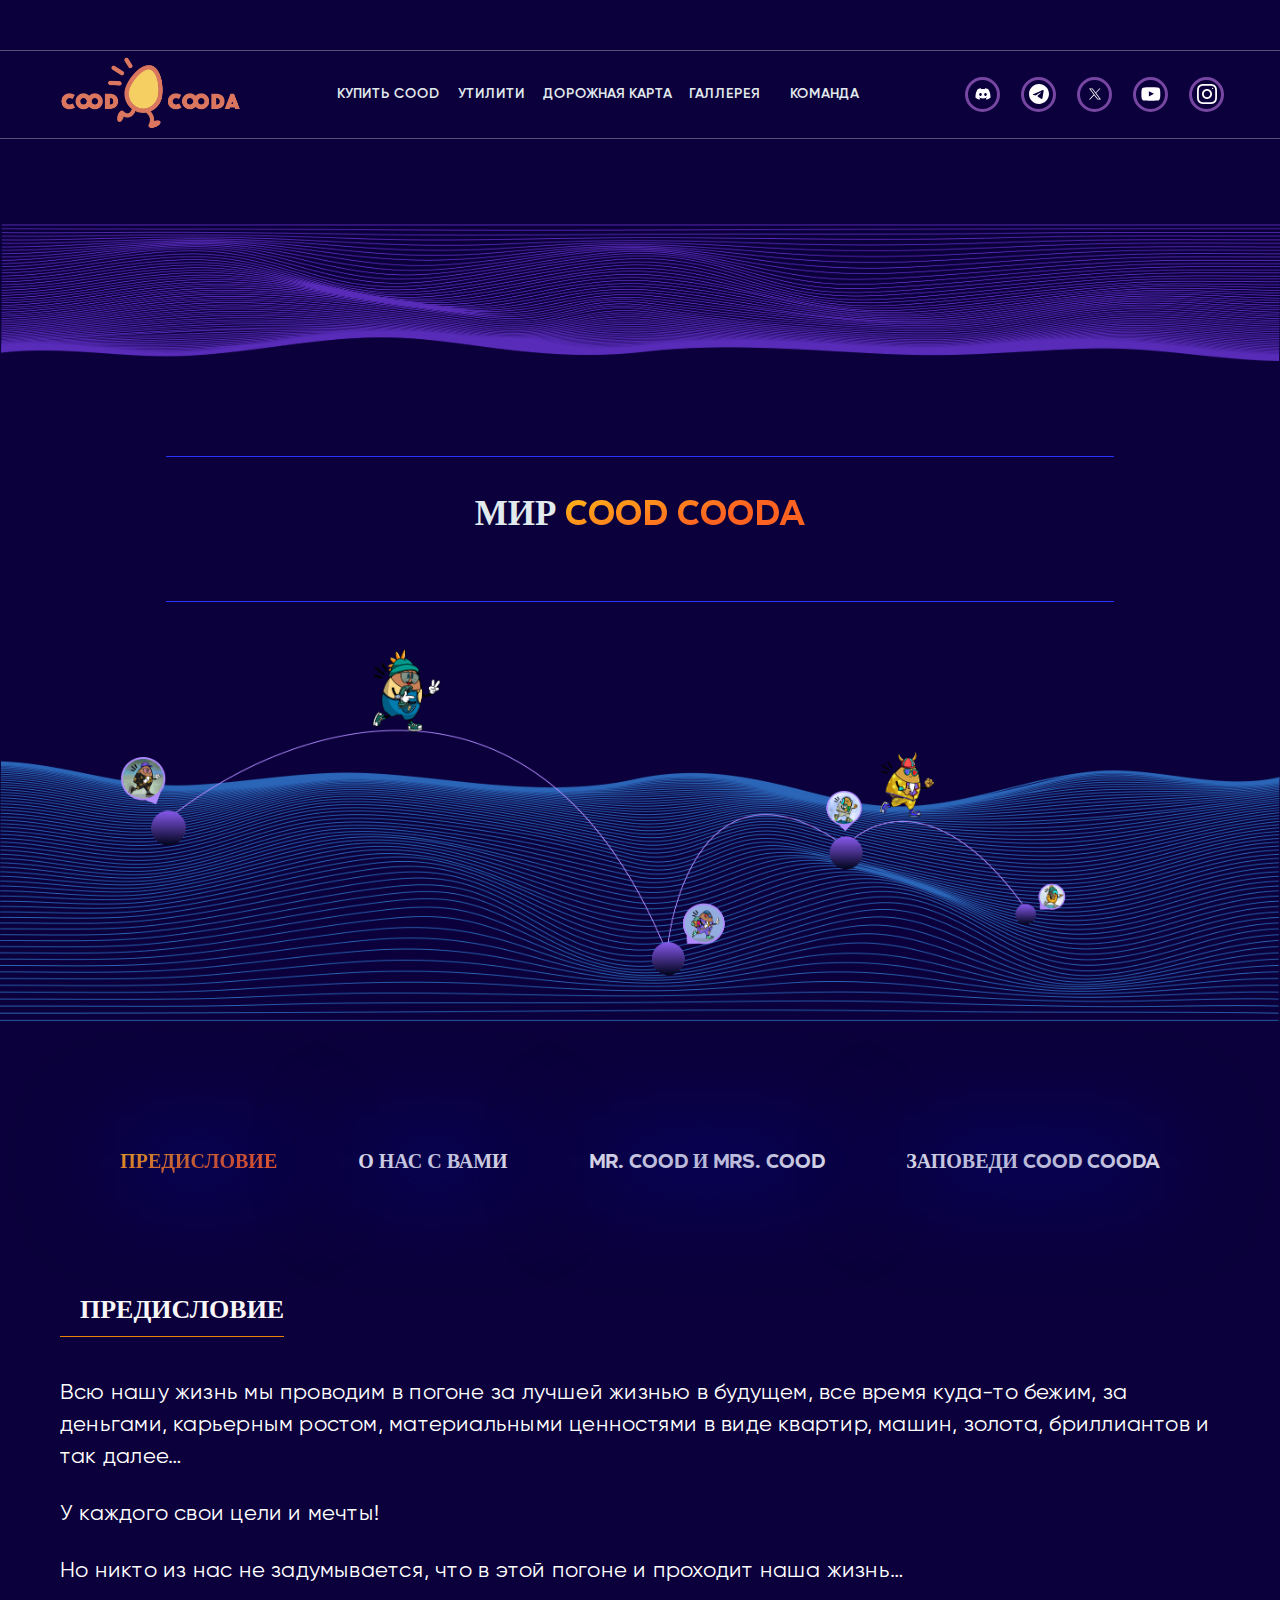
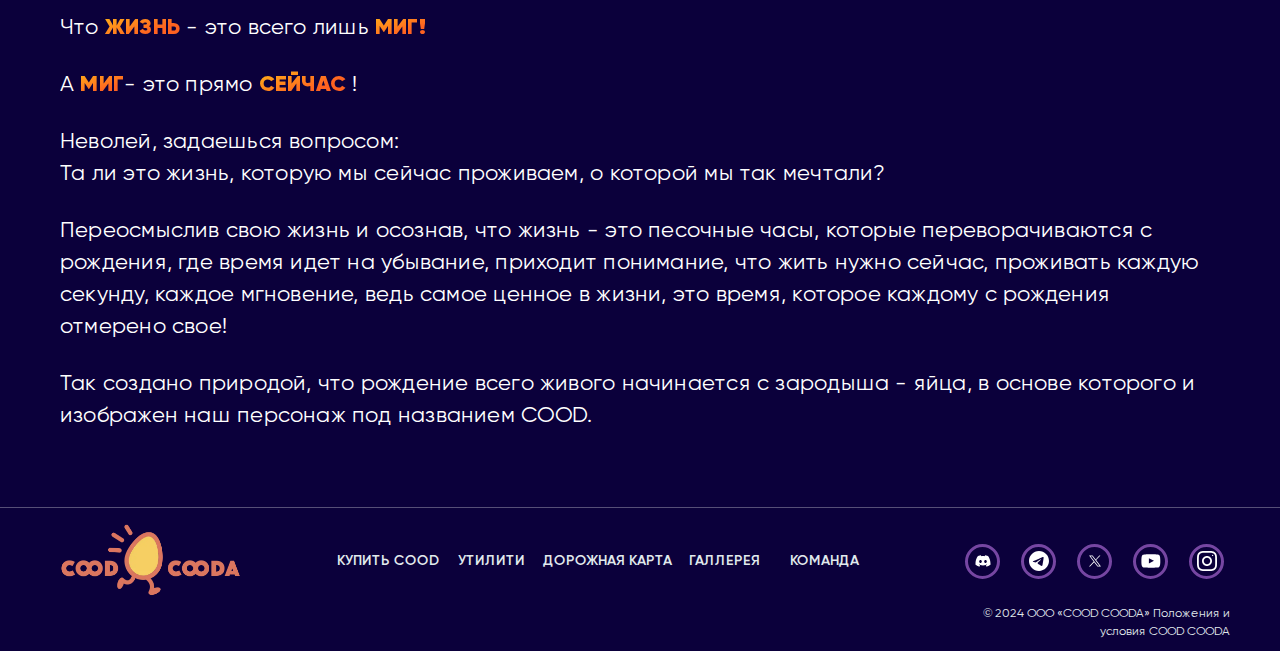
<file: ru/tabs.html>
<!DOCTYPE html>
<html lang="ru">

<head>
  <meta charset="UTF-8" />
  <meta name="viewport" content="width=device-width, initial-scale=1.0" />
  <title>COOD COODA</title>
  <link rel="preconnect" href="https://fonts.googleapis.com" />
  <link rel="preconnect" href="https://fonts.gstatic.com" crossorigin />
  <link rel="shortcut icon" href="../images/favicon.png" type="image/png" />
  <link href="https://fonts.googleapis.com/css2?family=Montserrat:wght@700&family=Open+Sans:wght@400;600&display=swap"
    rel="stylesheet" />

  <link rel="stylesheet" href="../css/style.min.css" />
</head>

<body>
  <div class="wrapper">
    <header class="header">
      <div class="container">
        <div class="header__inner">
          <a href="index.html" class="logo">
            <img class="logo-img" src="../images/logo.webp" alt="logo" />
          </a>

          <div class="header__menu">
            <a class="header__menu-item" href="index.html#buy">КУПИТЬ COOD
            </a>
            <a class="header__menu-item" href="tabs.html">УТИЛИТИ</a>
            <a class="header__menu-item" href="index.html#road">ДОРОЖНАЯ КАРТА</a>
            <a class="header__menu-item" href="index.html#gallery">ГАЛЛЕРЕЯ</a>
            <a class="header__menu-item" href="index.html#team">КОМАНДА</a>
            <div class="header__social-mobile">
              <a class="header__social-item discord" href="https://discord.gg/6KXtFGFMJv ">
                <div class="header__social-item_wrapper">

                  <svg xmlns="http://www.w3.org/2000/svg" x="0px" y="0px" width="20" height="17" viewBox="0 0 72 72">
                    <path
                      d="M54.657,19.077c0,0,8.343,9.663,8.343,27.069v3.65c0,0-10.536,6.866-13.747,6.866l-3.115-4.529	c1.936-0.867,4.577-2.372,4.577-2.372l-0.965-0.747c0,0-6.173,2.86-13.749,2.86s-13.749-2.86-13.749-2.86l-0.965,0.747	c0,0,2.641,1.505,4.577,2.372l-3.115,4.529C19.536,56.662,9,49.796,9,49.796v-3.65c0-17.406,8.343-27.069,8.343-27.069	s5.707-2.762,10.977-3.489l1.635,3.1c0,0,2.599-0.602,6.045-0.602s6.045,0.602,6.045,0.602l1.635-3.1	C48.95,16.315,54.657,19.077,54.657,19.077z M27.01,43.603c2.656,0,4.808-2.418,4.808-5.401c0-2.983-2.153-5.401-4.808-5.401	s-4.808,2.418-4.808,5.401C22.202,41.185,24.354,43.603,27.01,43.603z M44.99,43.603c2.656,0,4.808-2.418,4.808-5.401	c0-2.983-2.153-5.401-4.808-5.401c-2.656,0-4.808,2.418-4.808,5.401C40.182,41.185,42.334,43.603,44.99,43.603z">
                    </path>
                  </svg>
                </div>
              </a>

              <a class="header__social-item" href="https://t.me/COODCOODA ">
                <div class="header__social-item_wrapper">
                  <svg xmlns="http://www.w3.org/2000/svg" width="19" height="19" viewBox="0 0 19 19" fill="none">
                    <path fill-rule="evenodd" clip-rule="evenodd"
                      d="M19.0005 9.5C19.0005 14.7467 14.7472 19 9.50049 19C4.25378 19 0.000488281 14.7467 0.000488281 9.5C0.000488281 4.2533 4.25378 0 9.50049 0C14.7472 0 19.0005 4.2533 19.0005 9.5ZM9.84093 7.01332C8.91691 7.39765 7.07018 8.19311 4.30074 9.39971C3.85102 9.57855 3.61544 9.7535 3.594 9.92457C3.55775 10.2137 3.9198 10.3275 4.41282 10.4826C4.47988 10.5036 4.54937 10.5255 4.62061 10.5486C5.10566 10.7063 5.75814 10.8908 6.09734 10.8981C6.40503 10.9048 6.74844 10.7779 7.12758 10.5176C9.71516 8.77088 11.0509 7.88802 11.1347 7.86898C11.1939 7.85556 11.2759 7.83867 11.3314 7.88804C11.387 7.93742 11.3815 8.03092 11.3756 8.056C11.3398 8.2089 9.91859 9.53016 9.18313 10.2139C8.95385 10.4271 8.79121 10.5783 8.75797 10.6128C8.68349 10.6901 8.60759 10.7633 8.53464 10.8336C8.08401 11.2681 7.74608 11.5938 8.55335 12.1258C8.94129 12.3814 9.25172 12.5928 9.56141 12.8037C9.89963 13.0341 10.237 13.2638 10.6734 13.5499C10.7846 13.6228 10.8908 13.6985 10.9943 13.7723C11.3879 14.0529 11.7415 14.305 12.1784 14.2647C12.4322 14.2414 12.6944 14.0027 12.8276 13.2908C13.1423 11.6083 13.7609 7.96294 13.9039 6.46077C13.9164 6.32916 13.9007 6.16073 13.888 6.08679C13.8754 6.01285 13.8489 5.9075 13.7528 5.82952C13.639 5.73716 13.4633 5.71768 13.3847 5.71907C13.0274 5.72536 12.4792 5.91598 9.84093 7.01332Z" />
                  </svg>
                </div>
              </a>

              <a class="header__social-item" href="https://twitter.com/COOD_COODA ">
                <div class="header__social-item_wrapper">
                  <svg width="16" height="13" viewBox="0 0 16 13" fill="none" xmlns="http://www.w3.org/2000/svg">
                    <path
                      d="M5.39902 13C11.058 13 14.1541 7.998 14.1541 3.66159C14.1541 3.52097 14.1512 3.37723 14.1453 3.23661C14.7476 2.77203 15.2674 2.19658 15.6802 1.5373C15.1193 1.80349 14.5237 1.97734 13.9139 2.0529C14.556 1.64237 15.0368 0.997433 15.2671 0.237657C14.663 0.619504 14.0024 0.888863 13.3136 1.03419C12.8495 0.508177 12.2358 0.159893 11.5675 0.0431874C10.8992 -0.0735186 10.2134 0.0478535 9.61626 0.388538C9.01911 0.729223 8.5438 1.27025 8.26383 1.92796C7.98386 2.58567 7.91482 3.32344 8.06738 4.02721C6.84423 3.96174 5.64764 3.62282 4.55516 3.03244C3.46269 2.44206 2.49873 1.61339 1.72578 0.600144C1.33293 1.3226 1.21271 2.1775 1.38957 2.99111C1.56643 3.80471 2.02709 4.51595 2.67793 4.9803C2.18932 4.96375 1.71141 4.82343 1.28369 4.57093V4.61156C1.28325 5.36972 1.52899 6.10465 1.97912 6.69142C2.42925 7.27819 3.056 7.68058 3.75283 7.83019C3.30021 7.96228 2.82516 7.98153 2.36445 7.88644C2.56108 8.53846 2.94366 9.10875 3.45878 9.51769C3.97391 9.92664 4.59588 10.1538 5.23789 10.1676C4.14794 11.0808 2.80153 11.5761 1.41553 11.5738C1.16973 11.5734 0.924175 11.5573 0.680176 11.5257C2.08821 12.4892 3.72613 13.0009 5.39902 13Z" />
                  </svg>
                </div>
              </a>

              <a class="header__social-item" href="https://www.youtube.com/channel/UCwZasWrMhFUQVH3JP6IuCFg">
                <div class="header__social-item_wrapper">
                  <svg width="18" height="12" viewBox="0 0 18 12" fill="none" xmlns="http://www.w3.org/2000/svg">
                    <path
                      d="M17.1905 2.58928C17.1905 2.58928 17.0245 1.41294 16.5132 0.896418C15.8657 0.216607 15.1419 0.213274 14.8099 0.173285C12.4325 -9.53409e-08 8.86318 0 8.86318 0H8.85654C8.85654 0 5.28721 -9.53409e-08 2.90986 0.173285C2.57783 0.213274 1.854 0.216607 1.20654 0.896418C0.695215 1.41294 0.53252 2.58928 0.53252 2.58928C0.53252 2.58928 0.359863 3.97223 0.359863 5.35185V6.64482C0.359863 8.02444 0.529199 9.40739 0.529199 9.40739C0.529199 9.40739 0.695215 10.5837 1.20322 11.1003C1.85068 11.7801 2.70068 11.7567 3.0792 11.83C4.44053 11.96 8.85986 12 8.85986 12C8.85986 12 12.4325 11.9933 14.8099 11.8234C15.1419 11.7834 15.8657 11.7801 16.5132 11.1003C17.0245 10.5837 17.1905 9.40739 17.1905 9.40739C17.1905 9.40739 17.3599 8.02777 17.3599 6.64482V5.35185C17.3599 3.97223 17.1905 2.58928 17.1905 2.58928ZM7.10342 8.21438V3.41905L11.6954 5.82505L7.10342 8.21438Z" />
                  </svg>
                </div>
              </a>

              <a class="header__social-item" href="https://www.instagram.com/coodcooda/ ">
                <div class="header__social-item_wrapper">
                  <svg width="16" height="16" viewBox="0 0 16 16" fill="none" xmlns="http://www.w3.org/2000/svg">
                    <path
                      d="M8.00518 1.44091C10.1439 1.44091 10.3972 1.45028 11.2383 1.48779C12.02 1.52217 12.4422 1.65345 12.7236 1.76284C13.0957 1.90662 13.3646 2.08166 13.6429 2.35984C13.9243 2.64114 14.0962 2.90682 14.2401 3.27877C14.3495 3.56007 14.4808 3.98515 14.5152 4.76343C14.5528 5.60735 14.5621 5.86052 14.5621 7.99531C14.5621 10.1332 14.5528 10.3864 14.5152 11.2272C14.4808 12.0086 14.3495 12.4306 14.2401 12.7119C14.0962 13.0838 13.9211 13.3526 13.6429 13.6308C13.3614 13.9121 13.0957 14.084 12.7236 14.2278C12.4422 14.3372 12.0169 14.4685 11.2383 14.5028C10.3941 14.5403 10.1408 14.5497 8.00518 14.5497C5.86643 14.5497 5.61315 14.5403 4.77203 14.5028C3.99033 14.4685 3.5682 14.3372 3.28679 14.2278C2.9147 14.084 2.64579 13.909 2.3675 13.6308C2.08609 13.3495 1.91411 13.0838 1.77028 12.7119C1.66084 12.4306 1.52951 12.0055 1.49511 11.2272C1.45759 10.3833 1.44821 10.1301 1.44821 7.99531C1.44821 5.85739 1.45759 5.60422 1.49511 4.76343C1.52951 3.98203 1.66084 3.56007 1.77028 3.27877C1.91411 2.90682 2.08921 2.63802 2.3675 2.35984C2.64891 2.07853 2.9147 1.90662 3.28679 1.76284C3.5682 1.65345 3.99345 1.52217 4.77203 1.48779C5.61315 1.45028 5.86643 1.44091 8.00518 1.44091ZM8.00518 0C5.83203 0 5.56 0.00937683 4.70637 0.0468842C3.85587 0.0843915 3.27115 0.221918 2.76461 0.418832C2.23617 0.625122 1.78904 0.89705 1.34503 1.34401C0.897889 1.78785 0.625855 2.23481 0.419484 2.75991C0.222493 3.26939 0.0849127 3.85075 0.0473908 4.70092C0.00986878 5.55734 0.000488281 5.82926 0.000488281 8.00156C0.000488281 10.1739 0.00986878 10.4458 0.0473908 11.2991C0.0849127 12.1492 0.222493 12.7337 0.419484 13.2401C0.625855 13.7683 0.897889 14.2153 1.34503 14.6591C1.78904 15.103 2.23617 15.378 2.76148 15.5812C3.27115 15.7781 3.85275 15.9156 4.70324 15.9531C5.55687 15.9906 5.8289 16 8.00205 16C10.1752 16 10.4472 15.9906 11.3009 15.9531C12.1514 15.9156 12.7361 15.7781 13.2426 15.5812C13.7679 15.378 14.2151 15.103 14.6591 14.6591C15.1031 14.2153 15.3782 13.7683 15.5815 13.2432C15.7785 12.7337 15.9161 12.1524 15.9536 11.3022C15.9911 10.4489 16.0005 10.177 16.0005 8.00469C16.0005 5.83239 15.9911 5.56046 15.9536 4.70717C15.9161 3.857 15.7785 3.27251 15.5815 2.76617C15.3845 2.23481 15.1125 1.78785 14.6653 1.34401C14.2213 0.900176 13.7742 0.625122 13.2489 0.421957C12.7392 0.225044 12.1576 0.0875171 11.3071 0.0500098C10.4504 0.00937684 10.1783 0 8.00518 0Z" />
                    <path
                      d="M8.00049 4C5.79212 4 4.00049 5.79164 4.00049 8C4.00049 10.2084 5.79212 12 8.00049 12C10.2089 12 12.0005 10.2084 12.0005 8C12.0005 5.79164 10.2089 4 8.00049 4ZM8.00049 10.5947C6.56779 10.5947 5.40581 9.4327 5.40581 8C5.40581 6.5673 6.56779 5.40532 8.00049 5.40532C9.43319 5.40532 10.5952 6.5673 10.5952 8C10.5952 9.4327 9.43319 10.5947 8.00049 10.5947Z" />
                    <path
                      d="M13.0005 3.5C13.0005 3.77687 12.7757 4 12.5005 4C12.2236 4 12.0005 3.77524 12.0005 3.5C12.0005 3.22313 12.2252 3 12.5005 3C12.7757 3 13.0005 3.22476 13.0005 3.5Z" />
                  </svg>
                </div>
              </a>
            </div>
          </div>
          <div class="header__social">
            <a class="header__social-item discord" href="https://discord.gg/6KXtFGFMJv ">
              <div class="header__social-item_wrapper">

                <svg xmlns="http://www.w3.org/2000/svg" x="0px" y="0px" width="20" height="17" viewBox="0 0 72 72">
                  <path
                    d="M54.657,19.077c0,0,8.343,9.663,8.343,27.069v3.65c0,0-10.536,6.866-13.747,6.866l-3.115-4.529	c1.936-0.867,4.577-2.372,4.577-2.372l-0.965-0.747c0,0-6.173,2.86-13.749,2.86s-13.749-2.86-13.749-2.86l-0.965,0.747	c0,0,2.641,1.505,4.577,2.372l-3.115,4.529C19.536,56.662,9,49.796,9,49.796v-3.65c0-17.406,8.343-27.069,8.343-27.069	s5.707-2.762,10.977-3.489l1.635,3.1c0,0,2.599-0.602,6.045-0.602s6.045,0.602,6.045,0.602l1.635-3.1	C48.95,16.315,54.657,19.077,54.657,19.077z M27.01,43.603c2.656,0,4.808-2.418,4.808-5.401c0-2.983-2.153-5.401-4.808-5.401	s-4.808,2.418-4.808,5.401C22.202,41.185,24.354,43.603,27.01,43.603z M44.99,43.603c2.656,0,4.808-2.418,4.808-5.401	c0-2.983-2.153-5.401-4.808-5.401c-2.656,0-4.808,2.418-4.808,5.401C40.182,41.185,42.334,43.603,44.99,43.603z">
                  </path>
                </svg>
              </div>
            </a>

            <a class="header__social-item" href="https://t.me/COODCOODA ">
              <div class="header__social-item_wrapper">
                <svg xmlns="http://www.w3.org/2000/svg" width="19" height="19" viewBox="0 0 19 19" fill="none">
                  <path fill-rule="evenodd" clip-rule="evenodd"
                    d="M19.0005 9.5C19.0005 14.7467 14.7472 19 9.50049 19C4.25378 19 0.000488281 14.7467 0.000488281 9.5C0.000488281 4.2533 4.25378 0 9.50049 0C14.7472 0 19.0005 4.2533 19.0005 9.5ZM9.84093 7.01332C8.91691 7.39765 7.07018 8.19311 4.30074 9.39971C3.85102 9.57855 3.61544 9.7535 3.594 9.92457C3.55775 10.2137 3.9198 10.3275 4.41282 10.4826C4.47988 10.5036 4.54937 10.5255 4.62061 10.5486C5.10566 10.7063 5.75814 10.8908 6.09734 10.8981C6.40503 10.9048 6.74844 10.7779 7.12758 10.5176C9.71516 8.77088 11.0509 7.88802 11.1347 7.86898C11.1939 7.85556 11.2759 7.83867 11.3314 7.88804C11.387 7.93742 11.3815 8.03092 11.3756 8.056C11.3398 8.2089 9.91859 9.53016 9.18313 10.2139C8.95385 10.4271 8.79121 10.5783 8.75797 10.6128C8.68349 10.6901 8.60759 10.7633 8.53464 10.8336C8.08401 11.2681 7.74608 11.5938 8.55335 12.1258C8.94129 12.3814 9.25172 12.5928 9.56141 12.8037C9.89963 13.0341 10.237 13.2638 10.6734 13.5499C10.7846 13.6228 10.8908 13.6985 10.9943 13.7723C11.3879 14.0529 11.7415 14.305 12.1784 14.2647C12.4322 14.2414 12.6944 14.0027 12.8276 13.2908C13.1423 11.6083 13.7609 7.96294 13.9039 6.46077C13.9164 6.32916 13.9007 6.16073 13.888 6.08679C13.8754 6.01285 13.8489 5.9075 13.7528 5.82952C13.639 5.73716 13.4633 5.71768 13.3847 5.71907C13.0274 5.72536 12.4792 5.91598 9.84093 7.01332Z" />
                </svg>
              </div>
            </a>

            <a class="header__social-item twitter " href="https://twitter.com/COOD_COODA ">
              <div class="header__social-item_wrapper">
                <svg version="1.1" id="svg5" xmlns:svg="http://www.w3.org/2000/svg" xmlns="http://www.w3.org/2000/svg"
                  xmlns:xlink="http://www.w3.org/1999/xlink" x="0px" y="0px" viewBox="0 0 1668.56 1221.19"
                  style="enable-background:new 0 0 1668.56 1221.19;" xml:space="preserve">
                  <g id="layer1" transform="translate(52.390088,-25.058597)">
                    <path id="path1009"
                      d="M283.94,167.31l386.39,516.64L281.5,1104h87.51l340.42-367.76L984.48,1104h297.8L874.15,558.3l361.92-390.99
                 h-87.51l-313.51,338.7l-253.31-338.7H283.94z M412.63,231.77h136.81l604.13,807.76h-136.81L412.63,231.77z" />
                  </g>
                </svg>

              </div>
            </a>

            <a class="header__social-item" href="https://www.youtube.com/channel/UCwZasWrMhFUQVH3JP6IuCFg">
              <div class="header__social-item_wrapper">
                <svg width="18" height="12" viewBox="0 0 18 12" fill="none" xmlns="http://www.w3.org/2000/svg">
                  <path
                    d="M17.1905 2.58928C17.1905 2.58928 17.0245 1.41294 16.5132 0.896418C15.8657 0.216607 15.1419 0.213274 14.8099 0.173285C12.4325 -9.53409e-08 8.86318 0 8.86318 0H8.85654C8.85654 0 5.28721 -9.53409e-08 2.90986 0.173285C2.57783 0.213274 1.854 0.216607 1.20654 0.896418C0.695215 1.41294 0.53252 2.58928 0.53252 2.58928C0.53252 2.58928 0.359863 3.97223 0.359863 5.35185V6.64482C0.359863 8.02444 0.529199 9.40739 0.529199 9.40739C0.529199 9.40739 0.695215 10.5837 1.20322 11.1003C1.85068 11.7801 2.70068 11.7567 3.0792 11.83C4.44053 11.96 8.85986 12 8.85986 12C8.85986 12 12.4325 11.9933 14.8099 11.8234C15.1419 11.7834 15.8657 11.7801 16.5132 11.1003C17.0245 10.5837 17.1905 9.40739 17.1905 9.40739C17.1905 9.40739 17.3599 8.02777 17.3599 6.64482V5.35185C17.3599 3.97223 17.1905 2.58928 17.1905 2.58928ZM7.10342 8.21438V3.41905L11.6954 5.82505L7.10342 8.21438Z" />
                </svg>
              </div>
            </a>

            <a class="header__social-item" href="https://www.instagram.com/coodcooda/ ">
              <div class="header__social-item_wrapper">
                <svg width="16" height="16" viewBox="0 0 16 16" fill="none" xmlns="http://www.w3.org/2000/svg">
                  <path
                    d="M8.00518 1.44091C10.1439 1.44091 10.3972 1.45028 11.2383 1.48779C12.02 1.52217 12.4422 1.65345 12.7236 1.76284C13.0957 1.90662 13.3646 2.08166 13.6429 2.35984C13.9243 2.64114 14.0962 2.90682 14.2401 3.27877C14.3495 3.56007 14.4808 3.98515 14.5152 4.76343C14.5528 5.60735 14.5621 5.86052 14.5621 7.99531C14.5621 10.1332 14.5528 10.3864 14.5152 11.2272C14.4808 12.0086 14.3495 12.4306 14.2401 12.7119C14.0962 13.0838 13.9211 13.3526 13.6429 13.6308C13.3614 13.9121 13.0957 14.084 12.7236 14.2278C12.4422 14.3372 12.0169 14.4685 11.2383 14.5028C10.3941 14.5403 10.1408 14.5497 8.00518 14.5497C5.86643 14.5497 5.61315 14.5403 4.77203 14.5028C3.99033 14.4685 3.5682 14.3372 3.28679 14.2278C2.9147 14.084 2.64579 13.909 2.3675 13.6308C2.08609 13.3495 1.91411 13.0838 1.77028 12.7119C1.66084 12.4306 1.52951 12.0055 1.49511 11.2272C1.45759 10.3833 1.44821 10.1301 1.44821 7.99531C1.44821 5.85739 1.45759 5.60422 1.49511 4.76343C1.52951 3.98203 1.66084 3.56007 1.77028 3.27877C1.91411 2.90682 2.08921 2.63802 2.3675 2.35984C2.64891 2.07853 2.9147 1.90662 3.28679 1.76284C3.5682 1.65345 3.99345 1.52217 4.77203 1.48779C5.61315 1.45028 5.86643 1.44091 8.00518 1.44091ZM8.00518 0C5.83203 0 5.56 0.00937683 4.70637 0.0468842C3.85587 0.0843915 3.27115 0.221918 2.76461 0.418832C2.23617 0.625122 1.78904 0.89705 1.34503 1.34401C0.897889 1.78785 0.625855 2.23481 0.419484 2.75991C0.222493 3.26939 0.0849127 3.85075 0.0473908 4.70092C0.00986878 5.55734 0.000488281 5.82926 0.000488281 8.00156C0.000488281 10.1739 0.00986878 10.4458 0.0473908 11.2991C0.0849127 12.1492 0.222493 12.7337 0.419484 13.2401C0.625855 13.7683 0.897889 14.2153 1.34503 14.6591C1.78904 15.103 2.23617 15.378 2.76148 15.5812C3.27115 15.7781 3.85275 15.9156 4.70324 15.9531C5.55687 15.9906 5.8289 16 8.00205 16C10.1752 16 10.4472 15.9906 11.3009 15.9531C12.1514 15.9156 12.7361 15.7781 13.2426 15.5812C13.7679 15.378 14.2151 15.103 14.6591 14.6591C15.1031 14.2153 15.3782 13.7683 15.5815 13.2432C15.7785 12.7337 15.9161 12.1524 15.9536 11.3022C15.9911 10.4489 16.0005 10.177 16.0005 8.00469C16.0005 5.83239 15.9911 5.56046 15.9536 4.70717C15.9161 3.857 15.7785 3.27251 15.5815 2.76617C15.3845 2.23481 15.1125 1.78785 14.6653 1.34401C14.2213 0.900176 13.7742 0.625122 13.2489 0.421957C12.7392 0.225044 12.1576 0.0875171 11.3071 0.0500098C10.4504 0.00937684 10.1783 0 8.00518 0Z" />
                  <path
                    d="M8.00049 4C5.79212 4 4.00049 5.79164 4.00049 8C4.00049 10.2084 5.79212 12 8.00049 12C10.2089 12 12.0005 10.2084 12.0005 8C12.0005 5.79164 10.2089 4 8.00049 4ZM8.00049 10.5947C6.56779 10.5947 5.40581 9.4327 5.40581 8C5.40581 6.5673 6.56779 5.40532 8.00049 5.40532C9.43319 5.40532 10.5952 6.5673 10.5952 8C10.5952 9.4327 9.43319 10.5947 8.00049 10.5947Z" />
                  <path
                    d="M13.0005 3.5C13.0005 3.77687 12.7757 4 12.5005 4C12.2236 4 12.0005 3.77524 12.0005 3.5C12.0005 3.22313 12.2252 3 12.5005 3C12.7757 3 13.0005 3.22476 13.0005 3.5Z" />
                </svg>
              </div>
            </a>
          </div>
          <div class="header__burger">
            <span></span>
            <span></span>
            <span></span>
          </div>
        </div>
      </div>
    </header>
    <main class="main">
      <section class="tab-page">
        <div class="top tabsBox">
          <div class="top__bg">
            <img src="../images/tabs/top-bg.webp" alt="" />
          </div>
          <div class="top__title">
            <h2>МИР <span class="cood-cooda">COOD COODA </span></h2>
          </div>
          <div class="img">
            <img src="../images/tabs/hero-bg.webp" alt="" />
          </div>
        </div>
      </section>

      <section class="about">
        <div class="container">
          <div class="tabs">
            <div class="tabs__nav">
              <button class="tabs__nav-btn cood-cooda" type="button" onclick="openTab('tab-1')">
                ПРЕДИСЛОВИЕ
              </button>
              <button class="tabs__nav-btn" type="button" data-toggle="tab-2" onclick="openTab('tab-2')">
                о нас с вами
              </button>
              <button class="tabs__nav-btn" type="button" data-toggle="tab-3" onclick="openTab('tab-3')">
                Mr. COOD и Mrs. COOD
              </button>
              <button class="tabs__nav-btn" type="button" data-toggle="tab-4" onclick="openTab('tab-4')">
                ЗАПОВЕДИ COOD COODA
              </button>
            </div>
            <div class="tabs__content">
              <div class="tabs__item active" id="tab-1">
                <div>
                  <div class="tabs__item-title">
                    <h4 class="foreword">ПРЕДИСЛОВИЕ</h4>
                  </div>
                  <p>
                    Всю нашу жизнь мы проводим в погоне за лучшей жизнью в
                    будущем, все время куда-то бежим, за деньгами, карьерным
                    ростом, материальными ценностями в виде квартир, машин,
                    золота, бриллиантов и так далее…
                  </p>
                  <p>У каждого свои цели и мечты!</p>
                  <p>
                    Но никто из нас не задумывается, что в этой погоне и
                    проходит наша жизнь…
                  </p>
                  <p>
                    Что <span class="cood-cooda gilroysemi">ЖИЗНЬ </span> -
                    это всего лишь
                    <span class="cood-cooda gilroysemi"> МИГ! </span>
                  </p>
                  <p>
                    А <span class="cood-cooda gilroysemi"> МИГ </span>- это
                    прямо <span class="cood-cooda gilroysemi"> СЕЙЧАС</span> !
                  </p>
                  <p>
                    Неволей, задаешься вопросом: <br />
                    Та ли это жизнь, которую мы сейчас проживаем, о которой мы
                    так мечтали?
                  </p>
                  <p>
                    Переосмыслив свою жизнь и осознав, что жизнь - это
                    песочные часы, которые переворачиваются с рождения, где
                    время идет на убывание, приходит понимание, что жить нужно
                    сейчас, проживать каждую секунду, каждое мгновение, ведь
                    самое ценное в жизни, это время, которое каждому с
                    рождения отмерено свое!
                  </p>
                  <p>
                    Так создано природой, что рождение всего живого начинается
                    с зародыша - яйца, в основе которого и изображен наш
                    персонаж под названием COOD.
                  </p>
                </div>
              </div>

              <div class="tabs__item" id="tab-2">
                <div>
                  <div class="tabs__item-title">
                    <h4>О нас с вами</h4>
                  </div>
                  <p>
                    <span class="cood-cooda gilroysemi">COOD</span> - это и
                    есть олицетворение нас с вами, символ богатства и успеха,
                    заново рожденных в жизнь своей мечты, счастливых и
                    веселых, познающих мир, живущих сейчас и никогда, ничего
                    не откладывающих на потом, где в основе лежат человеческие
                    ценности, и самый дорогой ресурс это время, где каждый из
                    нас, как наш бегущий COOD, бежит к жизни своей мечты и
                    проживает свою жизнь на максимуме.
                  </p>
                  <p>
                    Уже сейчас бежит к семье и детям, максимально уделяя время
                    родным и близким, где в основе целей финансовая свобода,
                    чтоб дарить лучшую жизнь своей семье и родным.
                  </p>
                  <p>
                    Уже сейчас заботится о своем здоровье и занимается
                    спортом, чтоб прожить долгую и счастливую жизнь. 
                  </p>
                  <p>
                    Уже сейчас путешествует по все миру, получая эмоции,
                    развиваясь и двигаясь вперед.
                  </p>
                  <p>
                    Уже сейчас дарит добро и помогает окружающим, занимается
                    благотворительностью.
                  </p>
                  <p>
                    Уже сейчас реализует свои идеи и претворяет их в жизнь.
                  </p>
                  <p>
                    Уже сейчас реализует ту самую заветную мечту, мечту под
                    названием жизнь, которая у каждого своя.
                  </p>
                  <p class="big">
                    <span class="cood-cooda gilroysemi">СOOD</span> - это вы в
                    жизни вашей мечты! Ваш
                    <span class="cood-cooda gilroysemi">ТАЛИСМАН</span>
                    ТАЛИСМАН на пути к успеху!
                  </p>
                  <p>
                    Каждый COOD уникален, как и каждый из нас, является
                    единственным и неповторимым в нашей большой семье под
                    названием COOD COODA.
                  </p>
                </div>
              </div>
              <div class="tabs__item" id="tab-3">
                <div>
                  <div class="tabs__item-title">
                    <h4>Mr. COOD и Mrs. COOD</h4>
                  </div>
                  <p style="padding-bottom: 15px">
                    Эта история начинается задолго до сегодняшних дней.
                  </p>
                  <p>
                    <span class="cood-cooda gilroysemi">Mr. и Mrs. COOD</span>
                    - это эталон семьи, человеческих ценностей, финансовой
                    свободы, символ богатства, успеха и красоты. К чему бы не
                    прикоснулась эта семейная пара, все превращается в золото,
                    деньги или сокровища, сопутствует удача и по непонятным
                    причинам, откуда не возьмись, приходит помощь и
                    поддержка.  Они несут добро, радость и счастье во всем
                    мире, являясь талисманом друг для друга и своего
                    окружения!
                  </p>
                  <p class="gilroysemi" style="
                        background-color: #2aa5a0;
                        background-image: linear-gradient(
                          134deg,
                          #ffbf1b 0%,
                          #00ecfb 55.73%,
                          #f83b00 100%
                        );
                        -webkit-background-clip: text;
                        -webkit-text-fill-color: transparent;
                      ">
                    Существует поверье, что, если посчастливится прикоснуться
                    к Mr. или Mrs. COOD, получить частичку или оказаться в их
                    окружении, твоя жизнь изменится до неузнаваемости, мысли
                    станут светлыми, дела начнут налаживаться, мечты
                    сбываться, деньги и возможности появляться. Ну, а если
                    повезет стать частью их большой семьи COOD COODA, то твой
                    мир не будет прежним, твои мечты станут реальностью!
                  </p>
                  <p>
                    Mr. и Mrs. COOD каждый день живут в жизни своей мечты,
                    никогда ничего не откладывают на потом, проживая каждую
                    секунду на максимуме, понимая, что самый дорогой ресурс —
                    это время. Они путешествуют между двумя мирами
                    (виртуальным и реальным), строят свою мультимедийную и
                    финансовую империю COOD COODA. Помогают окружающим, делая
                    мир лучше.
                  </p>
                  <p>
                    <span class="cood-cooda gilroysemi">Семья превыше всего!</span>
                    - главный девиз их жизни.
                  </p>
                  <p>
                    Семья - это опора, фундамент, поддержка и невероятный
                    трамплин в жизнь мечты! Но для Mr. и Mrs. COOD семья это
                    не только их дети и родные, а также окружение, друзья и
                    партнеры.
                  </p>
                  <p>
                    С каждым днем семья COOD COODA становится все больше,
                    объединяя людей со всего мира!
                  </p>
                  <p>
                    Но так было не всегда! Они прошли путь с самых низов, чтоб
                    оказаться на вершине!
                  </p>
                  <p>Они были никем, чтоб кем-то стать!</p>
                  <p>У них не было ничего, чтоб чего-то достичь!</p>
                  <p>В них никто не верил, но они всегда верили в себя!</p>
                  <p>
                    <span class="cood-cooda gilroysemi">Mr. COOD</span>
                    родился в простой, работящей семье. Отец с утра до ночи
                    работал, чтоб прокормить семью, мама занималась домом и
                    детьми. Жили они небогато, периодами не хватало денег даже
                    на хлеб, но, когда было все хорошо, могли себе позволить
                    редко сходить в кафе.
                  </p>
                  <p>
                    В тяжелые времена, будучи ребенком, Mr. COOD подрабатывал
                    везде, где только можно. То мыл машины, то на рынке что-то
                    продавал, чтоб хоть как-то помочь отцу и матери,
                    заработать деньги на еду. Несмотря на все тяготы, у них
                    была очень крепкая и дружная семья, в которой были свои
                    ценности и традиции, любовь, вера и доброта. Семья, в
                    которой мужское слово было закон и никогда не было ругани,
                    слово, которое отец обязательно держал и выполнял, если
                    что-то обещал. Уважение к людям и любому труду не зависимо
                    от статуса и веры. Понятие чести, достоинства и
                    справедливости было заложено в ДНК. Его семья была
                    примером, не смотря на финансовые трудности. В них была
                    человечность, любовь к семье и близким, миру в целом и
                    помощь другим.
                  </p>
                  <p>
                    Маленький Mr. COOD всегда мечтал и верил, что когда
                    вырастет, он обязательно станет очень богатым, что никто,
                    никогда из его близких и его собственной семьи не будет
                    нуждаться ни в чем, что он сможет помогать другим, делать
                    их жизнь счастливее. Он учился, развивался и познавал мир,
                    становился лучшей версией себя, чтоб как можно быстрее
                    оказаться в жизни своей мечты и стать тем, кем является
                    сейчас.
                  </p>
                  <p>
                    Когда Mr. COOD было чуть более 25 лет, он встретил молодую
                    девушку 20 лет, которую сегодня принято называть
                    <span class="cood-cooda gilroysemi">Mrs. COOD</span> . Она
                    была так же из небогатой, простой работящей семьи, которая
                    жила в полуразваленном доме. Ее отец был мечтателем,
                    поэтому всю семью тянула ее мама. И где она только не
                    работала, чтоб дать лучшее своей дочери, даже пришлось
                    уехать в другой город, оставив ее с бабушкой, каждый месяц
                    высылая деньги. Но не смотря на расстояние маленькая Ms.
                    COOD всегда чувствовала теплоту и заботу своей мамы, они
                    каждый день были на связи, зная о всех трудностях и
                    переживаниях друг друга.
                  </p>
                  <p>
                    Маленькая Ms. COOD всегда мечтала о своей крепкой и
                    финансово обеспеченной семье.
                  </p>
                  <p>
                    С тех пор, как встретились Mr. и Mrs. COOD, они не на миг
                    не расставались, двигаясь по жизни вместе.
                  </p>
                  <p>
                    Не имея перспектив, связей, богатых покровителей и
                    возможностей, они решили, что всего добьются сами -
                    вместе, и та счастливая жизнь их семьи начнется с них.
                  </p>
                  <p>
                    Чтоб как-то прокормиться, на первое время, они устроились
                    на обычную работу, доходы с которой, еле покрывали расходы
                    на существование в этом мире, им не на что не хватало.
                    Пытаясь создать дополнительные источники доходов, их
                    обманывали, те кому доверяли - предавали, а от кого не
                    ожидали, наоборот, помогали. Но не смотря на все
                    трудности, они всегда верили в лучшее.
                  </p>
                  <p>
                    И вот в один момент, пришло осознание, что они больше не
                    хотят такой рабской, тяжёлой жизни, что жизнь одна и жить
                    нужно сейчас.
                  </p>
                  <p>
                    Они начали с малого - небольшими, неуверенными шагами,
                    которые со временем становились тверже и увеличивались.
                  </p>
                  <p>
                    <span class="cood-cooda gilroysemi">Mr. и Mrs. COOD
                    </span>
                    принимают решение - уже сейчас жить жизнью мечты, хотя
                    понимания как у них не было. Они просто приняли решения,
                    что каждый день, каждую секунду будут проживать так, как
                    они мечтают сегодня, а если мечтают сегодня, то и жить
                    решили сегодня, начав строить империю COOD COODA.
                  </p>
                  <p>
                    Сначала открыли магазин
                    <span class="cood-cooda gilroysemi">COOD STORE</span> ,
                    где выпускали эксклюзивную, брендированную одежду и
                    аксессуары. Дела начали потихоньку налаживаться.
                  </p>
                  <p>
                    За это время у них появились детки, которые принесли много
                    счастья, любви и терпения в их семью. Понимая, что дети —
                    это отдельный мир, что каждый взрослый в душе ребенок, Mr.
                    и Mrs. COOD запускают линию игрушек под названием
                    <span class="cood-cooda gilroysemi">COOD TOY</span> , для
                    того чтобы кусочек счастья был в каждом доме, в каждой
                    семье по всему миру.
                  </p>
                  <p>
                    В какой-то момент им захотелось, чтоб этот кусочек
                    счастья, в виде игрушки COOD TOY - оживился, после чего
                    они начали работать над созданием мультфильма, что привело
                    к созданию
                    <span class="cood-cooda gilroysemi">COOD MEDIA.</span>
                  </p>
                  <p>
                    И на этом они решили не останавливаться, каждый ребенок
                    хотел управлять своим другом COOD TOY не только в
                    реальном, но и виртуальном мире, ведь каждый ребенок или
                    взрослый считал, что COOD TOY это и есть он, пришло время
                    стирания граней в пространстве, что послужило к созданию
                    <span class="cood-cooda gilroysemi">COOD GAME.</span>
                  </p>
                  <p class="bold gilroysemi">
                    С каждым днем приходило понимание, что все владельцы COOD
                    - это одна большая семья, которая с каждым днем
                    увеличивается во всем мире.
                  </p>
                  <p>
                    Mr. и Mrs. COOD захотелось встречаться и проводить время
                    вместе с теми, кто разделяет их ценности и живет теми же
                    интересами, теми, кто присоединился, стал частью их семьи.
                  </p>
                  <p>
                    Они принимают решение запустить
                    <span class="cood-cooda gilroysemi" сеть ресторанов></span>
                    по всему миру под названием
                    <span class="cood-cooda gilroysemi">«COOD COODA»</span> ,
                    где любой член семьи, сможет приходить в любое время и
                    проводить время вместе с такими же членами семьи по всему
                    миру. Место, где тебе не будет одиноко, где тебя всегда
                    услышат, поддержат и помогут.
                  </p>
                  <p class="bold gilroysemi">
                    Где все мы одна большая семья COOD COODA, и не важно кто
                    ты и откуда ты!
                  </p>
                  <p>Где всегда у тебя есть мы - семья COOD COODA.</p>
                  <p>
                    Так родилась семья COOD COODA по всему миру - где все мы
                    единое целое!
                  </p>
                  <p>
                    Когда семья COOD COODA стала очень большой, то Mr. и Mrs.
                    COOD для членов семьи создали тайное место COOD ROOM, где
                    обсуждаются все вопросы семьи, принимаются важные решения,
                    обсуждаются проекты и пути развития.
                  </p>
                  <p>
                    Для финансовых вопросов был создан семейный фонд
                    <span class="cood-cooda gilroysemi">COOD MONEY</span>, с
                    помощью которого приобретаются активы семьи COOD COODA.
                  </p>
                  <p>
                    Так как миссия Mr. и Mrs. COOD это помощь другим, они
                    решили создать благотворительный фонд
                    <span class="cood-cooda gilroysemi">COOD LIFE</span>,
                    который помогает и делает счастливыми большое количество
                    людей.
                  </p>
                  <p>Любовь, добро и вера в каждое сердце!</p>
                  <p class="bold gilroysemi mrcoodgrad">
                    С тех пор семья COOD COODA и ее империя растет, а Mr. и
                    Mrs. COOD стали талисманом всех членов нашей семьи, ведь
                    Mr. и Mrs. COOD в каждом из нас - это и есть мы в нашей
                    собственной жизни!
                  </p>
                </div>
              </div>
              <div class="tabs__item" id="tab-4">
                <div>
                  <div class="tabs__item-title">
                    <h4>ЗАПОВЕДИ COOD COODA</h4>
                    <p class="cood-cooda bold gilroysemi">
                      Для членов семьи COOD COODA - держателей COOD NFT.
                    </p>
                  </div>
                  <div class="tabs__list">
                    <p>
                      <span class="cood-cooda gilroysemi">1.</span>Семья
                      превыше всего, мы все одно целое!
                    </p>
                    <p>
                      <span class="cood-cooda gilroysemi">2.</span> Не важно
                      кто ты, мы все равны - мы все никто, где каждый может
                      быть любым.
                    </p>
                    <p>
                      <span class="cood-cooda gilroysemi">3.</span> Ты не
                      одинок - каждый из нас опора и поддержка друг другу.
                    </p>
                    <p>
                      <span class="cood-cooda gilroysemi">4.</span>Делись
                      опытом и знаниями, сила в синергии.
                    </p>
                    <p>
                      <span class="cood-cooda gilroysemi">5.</span> Действуй
                      на благо семьи и блага семьи придут к тебе.
                    </p>
                    <p>
                      <span class="cood-cooda gilroysemi">6.</span> Цени время
                      - это самый дорогой ресурс, которое убывает с рождения,
                      не трать его в пустую.
                    </p>
                    <p>
                      <span class="cood-cooda gilroysemi">7.</span> Проводи
                      больше времени с родными и близкими, никогда не будет
                      вчера.
                    </p>
                    <p>
                      <span class="cood-cooda gilroysemi">8.</span>Вчера и
                      завтра не существует - есть только СЕЙЧАС - в тот
                      момент, когда было вчера, тоже было СЕЙЧАС, и завтра, в
                      каждый момент времени, тоже будет СЕЙЧАС.
                    </p>
                    <p>
                      <span class="cood-cooda gilroysemi">9.</span> Не трать
                      время на нервы и переживания. Если проблему можно решить
                      - решай, если нет, то прими и иди дальше. Жизнь слишком
                      коротка, чтоб нервничать и тратить ее на переживания.
                    </p>
                    <p>
                      <span class="cood-cooda gilroysemi">10.</span> Делай
                      прямо сейчас, не откладывай на завтра.
                    </p>
                    <p>
                      <span class="cood-cooda gilroysemi">11.</span>Живи
                      сейчас, живи на максимуме, каждый день, как последний.
                    </p>
                    <p>
                      <span class="cood-cooda gilroysemi">12.</span>Следи за
                      своим здоровьем, занимайся спортом, ухаживай за своим
                      телом.
                    </p>
                    <p>
                      <span class="cood-cooda gilroysemi">13.</span>Мысли
                      позитивно - улыбайся, даже если тебе плохо.
                    </p>
                    <p>
                      <span class="cood-cooda gilroysemi">14.</span>Гони прочь
                      - ложь, зависть, ненависть, притворство, предательство,
                      воровство и одиночество.
                    </p>
                    <p>
                      <span class="cood-cooda gilroysemi">15.</span>Люби,
                      относись ко всему с любовью, ведь жизнь уже любит тебя.
                    </p>
                    <p>
                      <span class="cood-cooda gilroysemi">16.</span>Ты все
                      можешь, не слушай тех, кто говорит, что не можешь - Ты
                      можешь все!
                    </p>
                    <p>
                      <span class="cood-cooda gilroysemi">17.</span> Верь -
                      если веришь ты, то поверят все.
                    </p>
                    <p>
                      <span class="cood-cooda gilroysemi">18.</span>Мечтай и
                      желай, как можно больше, ведь жизнь у тебя всего одна.
                    </p>
                    <p>
                      <span class="cood-cooda gilroysemi">19.</span>Живи в
                      жизни своей мечты, реализуй все свои идеи.
                    </p>
                    <p>
                      <span class="cood-cooda gilroysemi">20.</span>Познавай
                      мир, путешествуй, расширяй кругозор.
                    </p>
                    <p>
                      <span class="cood-cooda gilroysemi">21.</span> Границ не
                      существует, все границы только в твоей голове.
                    </p>
                    <p>
                      <span class="cood-cooda gilroysemi">22.</span>Ошибки и
                      неудачи - это опыт, чем их больше, тем ближе успех.
                    </p>
                    <p>
                      <span class="cood-cooda gilroysemi">23.</span>Успех -
                      это действия, просто начни.
                    </p>
                    <p>
                      <span class="cood-cooda gilroysemi">24.</span>Деньги -
                      это инструмент, не возвышай их.
                    </p>
                    <p>
                      <span class="cood-cooda gilroysemi">25.</span>Помогай
                      людям от чистого сердца и никогда, ничего не проси
                      взамен.
                    </p>
                    <p>
                      <span class="cood-cooda gilroysemi">26.</span>Бог в
                      каждом из нас - это наша душа! Ты уже счастливчик!
                    </p>
                    <p>
                      <span class="cood-cooda gilroysemi">27.</span> Жизнь
                      одна - проживи ее так, чтоб захотелось прожить эту же
                      жизнь еще раз!
                    </p>
                  </div>
                </div>
              </div>
            </div>
          </div>
        </div>
      </section>
    </main>

    <footer class="footer">
      <div class="footer__inner">
        <div class="container">
          <div class="header__inner">
            <a href="index.html" class="logo">
              <img class="logo-img" src="../images/logo.webp" alt="logo" />
            </a>

            <div class="header__menu">
              <a class="header__menu-item" href="index.html#buy">КУПИТЬ COOD
              </a>
              <a class="header__menu-item" href="tabs.html">УТИЛИТИ</a>
              <a class="header__menu-item" href="index.html#road">ДОРОЖНАЯ КАРТА</a>
              <a class="header__menu-item" href="index.html#gallery">ГАЛЛЕРЕЯ</a>
              <a class="header__menu-item" href="index.html#team">КОМАНДА</a>
              <div class="header__social-mobile">
                <a class="header__social-item discord" href="https://discord.gg/6KXtFGFMJv ">
                  <div class="header__social-item_wrapper">

                    <svg xmlns="http://www.w3.org/2000/svg" x="0px" y="0px" width="20" height="17" viewBox="0 0 72 72">
                      <path
                        d="M54.657,19.077c0,0,8.343,9.663,8.343,27.069v3.65c0,0-10.536,6.866-13.747,6.866l-3.115-4.529	c1.936-0.867,4.577-2.372,4.577-2.372l-0.965-0.747c0,0-6.173,2.86-13.749,2.86s-13.749-2.86-13.749-2.86l-0.965,0.747	c0,0,2.641,1.505,4.577,2.372l-3.115,4.529C19.536,56.662,9,49.796,9,49.796v-3.65c0-17.406,8.343-27.069,8.343-27.069	s5.707-2.762,10.977-3.489l1.635,3.1c0,0,2.599-0.602,6.045-0.602s6.045,0.602,6.045,0.602l1.635-3.1	C48.95,16.315,54.657,19.077,54.657,19.077z M27.01,43.603c2.656,0,4.808-2.418,4.808-5.401c0-2.983-2.153-5.401-4.808-5.401	s-4.808,2.418-4.808,5.401C22.202,41.185,24.354,43.603,27.01,43.603z M44.99,43.603c2.656,0,4.808-2.418,4.808-5.401	c0-2.983-2.153-5.401-4.808-5.401c-2.656,0-4.808,2.418-4.808,5.401C40.182,41.185,42.334,43.603,44.99,43.603z">
                      </path>
                    </svg>
                  </div>
                </a>

                <a class="header__social-item" href="https://t.me/COODCOODA ">
                  <div class="header__social-item_wrapper">
                    <svg xmlns="http://www.w3.org/2000/svg" width="19" height="19" viewBox="0 0 19 19" fill="none">
                      <path fill-rule="evenodd" clip-rule="evenodd"
                        d="M19.0005 9.5C19.0005 14.7467 14.7472 19 9.50049 19C4.25378 19 0.000488281 14.7467 0.000488281 9.5C0.000488281 4.2533 4.25378 0 9.50049 0C14.7472 0 19.0005 4.2533 19.0005 9.5ZM9.84093 7.01332C8.91691 7.39765 7.07018 8.19311 4.30074 9.39971C3.85102 9.57855 3.61544 9.7535 3.594 9.92457C3.55775 10.2137 3.9198 10.3275 4.41282 10.4826C4.47988 10.5036 4.54937 10.5255 4.62061 10.5486C5.10566 10.7063 5.75814 10.8908 6.09734 10.8981C6.40503 10.9048 6.74844 10.7779 7.12758 10.5176C9.71516 8.77088 11.0509 7.88802 11.1347 7.86898C11.1939 7.85556 11.2759 7.83867 11.3314 7.88804C11.387 7.93742 11.3815 8.03092 11.3756 8.056C11.3398 8.2089 9.91859 9.53016 9.18313 10.2139C8.95385 10.4271 8.79121 10.5783 8.75797 10.6128C8.68349 10.6901 8.60759 10.7633 8.53464 10.8336C8.08401 11.2681 7.74608 11.5938 8.55335 12.1258C8.94129 12.3814 9.25172 12.5928 9.56141 12.8037C9.89963 13.0341 10.237 13.2638 10.6734 13.5499C10.7846 13.6228 10.8908 13.6985 10.9943 13.7723C11.3879 14.0529 11.7415 14.305 12.1784 14.2647C12.4322 14.2414 12.6944 14.0027 12.8276 13.2908C13.1423 11.6083 13.7609 7.96294 13.9039 6.46077C13.9164 6.32916 13.9007 6.16073 13.888 6.08679C13.8754 6.01285 13.8489 5.9075 13.7528 5.82952C13.639 5.73716 13.4633 5.71768 13.3847 5.71907C13.0274 5.72536 12.4792 5.91598 9.84093 7.01332Z" />
                    </svg>
                  </div>
                </a>

                <a class="header__social-item" href="https://twitter.com/COOD_COODA ">
                  <div class="header__social-item_wrapper">
                    <svg width="16" height="13" viewBox="0 0 16 13" fill="none" xmlns="http://www.w3.org/2000/svg">
                      <path
                        d="M5.39902 13C11.058 13 14.1541 7.998 14.1541 3.66159C14.1541 3.52097 14.1512 3.37723 14.1453 3.23661C14.7476 2.77203 15.2674 2.19658 15.6802 1.5373C15.1193 1.80349 14.5237 1.97734 13.9139 2.0529C14.556 1.64237 15.0368 0.997433 15.2671 0.237657C14.663 0.619504 14.0024 0.888863 13.3136 1.03419C12.8495 0.508177 12.2358 0.159893 11.5675 0.0431874C10.8992 -0.0735186 10.2134 0.0478535 9.61626 0.388538C9.01911 0.729223 8.5438 1.27025 8.26383 1.92796C7.98386 2.58567 7.91482 3.32344 8.06738 4.02721C6.84423 3.96174 5.64764 3.62282 4.55516 3.03244C3.46269 2.44206 2.49873 1.61339 1.72578 0.600144C1.33293 1.3226 1.21271 2.1775 1.38957 2.99111C1.56643 3.80471 2.02709 4.51595 2.67793 4.9803C2.18932 4.96375 1.71141 4.82343 1.28369 4.57093V4.61156C1.28325 5.36972 1.52899 6.10465 1.97912 6.69142C2.42925 7.27819 3.056 7.68058 3.75283 7.83019C3.30021 7.96228 2.82516 7.98153 2.36445 7.88644C2.56108 8.53846 2.94366 9.10875 3.45878 9.51769C3.97391 9.92664 4.59588 10.1538 5.23789 10.1676C4.14794 11.0808 2.80153 11.5761 1.41553 11.5738C1.16973 11.5734 0.924175 11.5573 0.680176 11.5257C2.08821 12.4892 3.72613 13.0009 5.39902 13Z" />
                    </svg>
                  </div>
                </a>

                <a class="header__social-item" href="https://www.youtube.com/channel/UCwZasWrMhFUQVH3JP6IuCFg">
                  <div class="header__social-item_wrapper">
                    <svg width="18" height="12" viewBox="0 0 18 12" fill="none" xmlns="http://www.w3.org/2000/svg">
                      <path
                        d="M17.1905 2.58928C17.1905 2.58928 17.0245 1.41294 16.5132 0.896418C15.8657 0.216607 15.1419 0.213274 14.8099 0.173285C12.4325 -9.53409e-08 8.86318 0 8.86318 0H8.85654C8.85654 0 5.28721 -9.53409e-08 2.90986 0.173285C2.57783 0.213274 1.854 0.216607 1.20654 0.896418C0.695215 1.41294 0.53252 2.58928 0.53252 2.58928C0.53252 2.58928 0.359863 3.97223 0.359863 5.35185V6.64482C0.359863 8.02444 0.529199 9.40739 0.529199 9.40739C0.529199 9.40739 0.695215 10.5837 1.20322 11.1003C1.85068 11.7801 2.70068 11.7567 3.0792 11.83C4.44053 11.96 8.85986 12 8.85986 12C8.85986 12 12.4325 11.9933 14.8099 11.8234C15.1419 11.7834 15.8657 11.7801 16.5132 11.1003C17.0245 10.5837 17.1905 9.40739 17.1905 9.40739C17.1905 9.40739 17.3599 8.02777 17.3599 6.64482V5.35185C17.3599 3.97223 17.1905 2.58928 17.1905 2.58928ZM7.10342 8.21438V3.41905L11.6954 5.82505L7.10342 8.21438Z" />
                    </svg>
                  </div>
                </a>

                <a class="header__social-item" href="https://www.instagram.com/coodcooda/ ">
                  <div class="header__social-item_wrapper">
                    <svg width="16" height="16" viewBox="0 0 16 16" fill="none" xmlns="http://www.w3.org/2000/svg">
                      <path
                        d="M8.00518 1.44091C10.1439 1.44091 10.3972 1.45028 11.2383 1.48779C12.02 1.52217 12.4422 1.65345 12.7236 1.76284C13.0957 1.90662 13.3646 2.08166 13.6429 2.35984C13.9243 2.64114 14.0962 2.90682 14.2401 3.27877C14.3495 3.56007 14.4808 3.98515 14.5152 4.76343C14.5528 5.60735 14.5621 5.86052 14.5621 7.99531C14.5621 10.1332 14.5528 10.3864 14.5152 11.2272C14.4808 12.0086 14.3495 12.4306 14.2401 12.7119C14.0962 13.0838 13.9211 13.3526 13.6429 13.6308C13.3614 13.9121 13.0957 14.084 12.7236 14.2278C12.4422 14.3372 12.0169 14.4685 11.2383 14.5028C10.3941 14.5403 10.1408 14.5497 8.00518 14.5497C5.86643 14.5497 5.61315 14.5403 4.77203 14.5028C3.99033 14.4685 3.5682 14.3372 3.28679 14.2278C2.9147 14.084 2.64579 13.909 2.3675 13.6308C2.08609 13.3495 1.91411 13.0838 1.77028 12.7119C1.66084 12.4306 1.52951 12.0055 1.49511 11.2272C1.45759 10.3833 1.44821 10.1301 1.44821 7.99531C1.44821 5.85739 1.45759 5.60422 1.49511 4.76343C1.52951 3.98203 1.66084 3.56007 1.77028 3.27877C1.91411 2.90682 2.08921 2.63802 2.3675 2.35984C2.64891 2.07853 2.9147 1.90662 3.28679 1.76284C3.5682 1.65345 3.99345 1.52217 4.77203 1.48779C5.61315 1.45028 5.86643 1.44091 8.00518 1.44091ZM8.00518 0C5.83203 0 5.56 0.00937683 4.70637 0.0468842C3.85587 0.0843915 3.27115 0.221918 2.76461 0.418832C2.23617 0.625122 1.78904 0.89705 1.34503 1.34401C0.897889 1.78785 0.625855 2.23481 0.419484 2.75991C0.222493 3.26939 0.0849127 3.85075 0.0473908 4.70092C0.00986878 5.55734 0.000488281 5.82926 0.000488281 8.00156C0.000488281 10.1739 0.00986878 10.4458 0.0473908 11.2991C0.0849127 12.1492 0.222493 12.7337 0.419484 13.2401C0.625855 13.7683 0.897889 14.2153 1.34503 14.6591C1.78904 15.103 2.23617 15.378 2.76148 15.5812C3.27115 15.7781 3.85275 15.9156 4.70324 15.9531C5.55687 15.9906 5.8289 16 8.00205 16C10.1752 16 10.4472 15.9906 11.3009 15.9531C12.1514 15.9156 12.7361 15.7781 13.2426 15.5812C13.7679 15.378 14.2151 15.103 14.6591 14.6591C15.1031 14.2153 15.3782 13.7683 15.5815 13.2432C15.7785 12.7337 15.9161 12.1524 15.9536 11.3022C15.9911 10.4489 16.0005 10.177 16.0005 8.00469C16.0005 5.83239 15.9911 5.56046 15.9536 4.70717C15.9161 3.857 15.7785 3.27251 15.5815 2.76617C15.3845 2.23481 15.1125 1.78785 14.6653 1.34401C14.2213 0.900176 13.7742 0.625122 13.2489 0.421957C12.7392 0.225044 12.1576 0.0875171 11.3071 0.0500098C10.4504 0.00937684 10.1783 0 8.00518 0Z" />
                      <path
                        d="M8.00049 4C5.79212 4 4.00049 5.79164 4.00049 8C4.00049 10.2084 5.79212 12 8.00049 12C10.2089 12 12.0005 10.2084 12.0005 8C12.0005 5.79164 10.2089 4 8.00049 4ZM8.00049 10.5947C6.56779 10.5947 5.40581 9.4327 5.40581 8C5.40581 6.5673 6.56779 5.40532 8.00049 5.40532C9.43319 5.40532 10.5952 6.5673 10.5952 8C10.5952 9.4327 9.43319 10.5947 8.00049 10.5947Z" />
                      <path
                        d="M13.0005 3.5C13.0005 3.77687 12.7757 4 12.5005 4C12.2236 4 12.0005 3.77524 12.0005 3.5C12.0005 3.22313 12.2252 3 12.5005 3C12.7757 3 13.0005 3.22476 13.0005 3.5Z" />
                    </svg>
                  </div>
                </a>
              </div>
            </div>
            <div class="header__social">
              <a class="header__social-item discord" href="https://discord.gg/6KXtFGFMJv ">
                <div class="header__social-item_wrapper">

                  <svg xmlns="http://www.w3.org/2000/svg" x="0px" y="0px" width="20" height="17" viewBox="0 0 72 72">
                    <path
                      d="M54.657,19.077c0,0,8.343,9.663,8.343,27.069v3.65c0,0-10.536,6.866-13.747,6.866l-3.115-4.529	c1.936-0.867,4.577-2.372,4.577-2.372l-0.965-0.747c0,0-6.173,2.86-13.749,2.86s-13.749-2.86-13.749-2.86l-0.965,0.747	c0,0,2.641,1.505,4.577,2.372l-3.115,4.529C19.536,56.662,9,49.796,9,49.796v-3.65c0-17.406,8.343-27.069,8.343-27.069	s5.707-2.762,10.977-3.489l1.635,3.1c0,0,2.599-0.602,6.045-0.602s6.045,0.602,6.045,0.602l1.635-3.1	C48.95,16.315,54.657,19.077,54.657,19.077z M27.01,43.603c2.656,0,4.808-2.418,4.808-5.401c0-2.983-2.153-5.401-4.808-5.401	s-4.808,2.418-4.808,5.401C22.202,41.185,24.354,43.603,27.01,43.603z M44.99,43.603c2.656,0,4.808-2.418,4.808-5.401	c0-2.983-2.153-5.401-4.808-5.401c-2.656,0-4.808,2.418-4.808,5.401C40.182,41.185,42.334,43.603,44.99,43.603z">
                    </path>
                  </svg>
                </div>
              </a>

              <a class="header__social-item" href="https://t.me/COODCOODA ">
                <div class="header__social-item_wrapper">
                  <svg xmlns="http://www.w3.org/2000/svg" width="19" height="19" viewBox="0 0 19 19" fill="none">
                    <path fill-rule="evenodd" clip-rule="evenodd"
                      d="M19.0005 9.5C19.0005 14.7467 14.7472 19 9.50049 19C4.25378 19 0.000488281 14.7467 0.000488281 9.5C0.000488281 4.2533 4.25378 0 9.50049 0C14.7472 0 19.0005 4.2533 19.0005 9.5ZM9.84093 7.01332C8.91691 7.39765 7.07018 8.19311 4.30074 9.39971C3.85102 9.57855 3.61544 9.7535 3.594 9.92457C3.55775 10.2137 3.9198 10.3275 4.41282 10.4826C4.47988 10.5036 4.54937 10.5255 4.62061 10.5486C5.10566 10.7063 5.75814 10.8908 6.09734 10.8981C6.40503 10.9048 6.74844 10.7779 7.12758 10.5176C9.71516 8.77088 11.0509 7.88802 11.1347 7.86898C11.1939 7.85556 11.2759 7.83867 11.3314 7.88804C11.387 7.93742 11.3815 8.03092 11.3756 8.056C11.3398 8.2089 9.91859 9.53016 9.18313 10.2139C8.95385 10.4271 8.79121 10.5783 8.75797 10.6128C8.68349 10.6901 8.60759 10.7633 8.53464 10.8336C8.08401 11.2681 7.74608 11.5938 8.55335 12.1258C8.94129 12.3814 9.25172 12.5928 9.56141 12.8037C9.89963 13.0341 10.237 13.2638 10.6734 13.5499C10.7846 13.6228 10.8908 13.6985 10.9943 13.7723C11.3879 14.0529 11.7415 14.305 12.1784 14.2647C12.4322 14.2414 12.6944 14.0027 12.8276 13.2908C13.1423 11.6083 13.7609 7.96294 13.9039 6.46077C13.9164 6.32916 13.9007 6.16073 13.888 6.08679C13.8754 6.01285 13.8489 5.9075 13.7528 5.82952C13.639 5.73716 13.4633 5.71768 13.3847 5.71907C13.0274 5.72536 12.4792 5.91598 9.84093 7.01332Z" />
                  </svg>
                </div>
              </a>

              <a class="header__social-item twitter " href="https://twitter.com/COOD_COODA ">
                <div class="header__social-item_wrapper">
                  <svg version="1.1" id="svg5" xmlns:svg="http://www.w3.org/2000/svg" xmlns="http://www.w3.org/2000/svg"
                    xmlns:xlink="http://www.w3.org/1999/xlink" x="0px" y="0px" viewBox="0 0 1668.56 1221.19"
                    style="enable-background:new 0 0 1668.56 1221.19;" xml:space="preserve">
                    <g id="layer1" transform="translate(52.390088,-25.058597)">
                      <path id="path1009"
                        d="M283.94,167.31l386.39,516.64L281.5,1104h87.51l340.42-367.76L984.48,1104h297.8L874.15,558.3l361.92-390.99
                   h-87.51l-313.51,338.7l-253.31-338.7H283.94z M412.63,231.77h136.81l604.13,807.76h-136.81L412.63,231.77z" />
                    </g>
                  </svg>

                </div>
              </a>

              <a class="header__social-item" href="https://www.youtube.com/channel/UCwZasWrMhFUQVH3JP6IuCFg">
                <div class="header__social-item_wrapper">
                  <svg width="18" height="12" viewBox="0 0 18 12" fill="none" xmlns="http://www.w3.org/2000/svg">
                    <path
                      d="M17.1905 2.58928C17.1905 2.58928 17.0245 1.41294 16.5132 0.896418C15.8657 0.216607 15.1419 0.213274 14.8099 0.173285C12.4325 -9.53409e-08 8.86318 0 8.86318 0H8.85654C8.85654 0 5.28721 -9.53409e-08 2.90986 0.173285C2.57783 0.213274 1.854 0.216607 1.20654 0.896418C0.695215 1.41294 0.53252 2.58928 0.53252 2.58928C0.53252 2.58928 0.359863 3.97223 0.359863 5.35185V6.64482C0.359863 8.02444 0.529199 9.40739 0.529199 9.40739C0.529199 9.40739 0.695215 10.5837 1.20322 11.1003C1.85068 11.7801 2.70068 11.7567 3.0792 11.83C4.44053 11.96 8.85986 12 8.85986 12C8.85986 12 12.4325 11.9933 14.8099 11.8234C15.1419 11.7834 15.8657 11.7801 16.5132 11.1003C17.0245 10.5837 17.1905 9.40739 17.1905 9.40739C17.1905 9.40739 17.3599 8.02777 17.3599 6.64482V5.35185C17.3599 3.97223 17.1905 2.58928 17.1905 2.58928ZM7.10342 8.21438V3.41905L11.6954 5.82505L7.10342 8.21438Z" />
                  </svg>
                </div>
              </a>

              <a class="header__social-item" href="https://www.instagram.com/coodcooda/ ">
                <div class="header__social-item_wrapper">
                  <svg width="16" height="16" viewBox="0 0 16 16" fill="none" xmlns="http://www.w3.org/2000/svg">
                    <path
                      d="M8.00518 1.44091C10.1439 1.44091 10.3972 1.45028 11.2383 1.48779C12.02 1.52217 12.4422 1.65345 12.7236 1.76284C13.0957 1.90662 13.3646 2.08166 13.6429 2.35984C13.9243 2.64114 14.0962 2.90682 14.2401 3.27877C14.3495 3.56007 14.4808 3.98515 14.5152 4.76343C14.5528 5.60735 14.5621 5.86052 14.5621 7.99531C14.5621 10.1332 14.5528 10.3864 14.5152 11.2272C14.4808 12.0086 14.3495 12.4306 14.2401 12.7119C14.0962 13.0838 13.9211 13.3526 13.6429 13.6308C13.3614 13.9121 13.0957 14.084 12.7236 14.2278C12.4422 14.3372 12.0169 14.4685 11.2383 14.5028C10.3941 14.5403 10.1408 14.5497 8.00518 14.5497C5.86643 14.5497 5.61315 14.5403 4.77203 14.5028C3.99033 14.4685 3.5682 14.3372 3.28679 14.2278C2.9147 14.084 2.64579 13.909 2.3675 13.6308C2.08609 13.3495 1.91411 13.0838 1.77028 12.7119C1.66084 12.4306 1.52951 12.0055 1.49511 11.2272C1.45759 10.3833 1.44821 10.1301 1.44821 7.99531C1.44821 5.85739 1.45759 5.60422 1.49511 4.76343C1.52951 3.98203 1.66084 3.56007 1.77028 3.27877C1.91411 2.90682 2.08921 2.63802 2.3675 2.35984C2.64891 2.07853 2.9147 1.90662 3.28679 1.76284C3.5682 1.65345 3.99345 1.52217 4.77203 1.48779C5.61315 1.45028 5.86643 1.44091 8.00518 1.44091ZM8.00518 0C5.83203 0 5.56 0.00937683 4.70637 0.0468842C3.85587 0.0843915 3.27115 0.221918 2.76461 0.418832C2.23617 0.625122 1.78904 0.89705 1.34503 1.34401C0.897889 1.78785 0.625855 2.23481 0.419484 2.75991C0.222493 3.26939 0.0849127 3.85075 0.0473908 4.70092C0.00986878 5.55734 0.000488281 5.82926 0.000488281 8.00156C0.000488281 10.1739 0.00986878 10.4458 0.0473908 11.2991C0.0849127 12.1492 0.222493 12.7337 0.419484 13.2401C0.625855 13.7683 0.897889 14.2153 1.34503 14.6591C1.78904 15.103 2.23617 15.378 2.76148 15.5812C3.27115 15.7781 3.85275 15.9156 4.70324 15.9531C5.55687 15.9906 5.8289 16 8.00205 16C10.1752 16 10.4472 15.9906 11.3009 15.9531C12.1514 15.9156 12.7361 15.7781 13.2426 15.5812C13.7679 15.378 14.2151 15.103 14.6591 14.6591C15.1031 14.2153 15.3782 13.7683 15.5815 13.2432C15.7785 12.7337 15.9161 12.1524 15.9536 11.3022C15.9911 10.4489 16.0005 10.177 16.0005 8.00469C16.0005 5.83239 15.9911 5.56046 15.9536 4.70717C15.9161 3.857 15.7785 3.27251 15.5815 2.76617C15.3845 2.23481 15.1125 1.78785 14.6653 1.34401C14.2213 0.900176 13.7742 0.625122 13.2489 0.421957C12.7392 0.225044 12.1576 0.0875171 11.3071 0.0500098C10.4504 0.00937684 10.1783 0 8.00518 0Z" />
                    <path
                      d="M8.00049 4C5.79212 4 4.00049 5.79164 4.00049 8C4.00049 10.2084 5.79212 12 8.00049 12C10.2089 12 12.0005 10.2084 12.0005 8C12.0005 5.79164 10.2089 4 8.00049 4ZM8.00049 10.5947C6.56779 10.5947 5.40581 9.4327 5.40581 8C5.40581 6.5673 6.56779 5.40532 8.00049 5.40532C9.43319 5.40532 10.5952 6.5673 10.5952 8C10.5952 9.4327 9.43319 10.5947 8.00049 10.5947Z" />
                    <path
                      d="M13.0005 3.5C13.0005 3.77687 12.7757 4 12.5005 4C12.2236 4 12.0005 3.77524 12.0005 3.5C12.0005 3.22313 12.2252 3 12.5005 3C12.7757 3 13.0005 3.22476 13.0005 3.5Z" />
                  </svg>
                </div>
              </a>
            </div>
            <div class="header__burger">
              <span></span>
              <span></span>
              <span></span>
            </div>
          </div>

          <div class="footer__conditions">
            <a href="terms.html">
              © 2024 ООО «COOD COODA» Положения и условия COOD COODA</a>
          </div>
        </div>
      </div>
    </footer>
  </div>

  <script src="../js/main.min.js"></script>
</body>

</html>
</file>
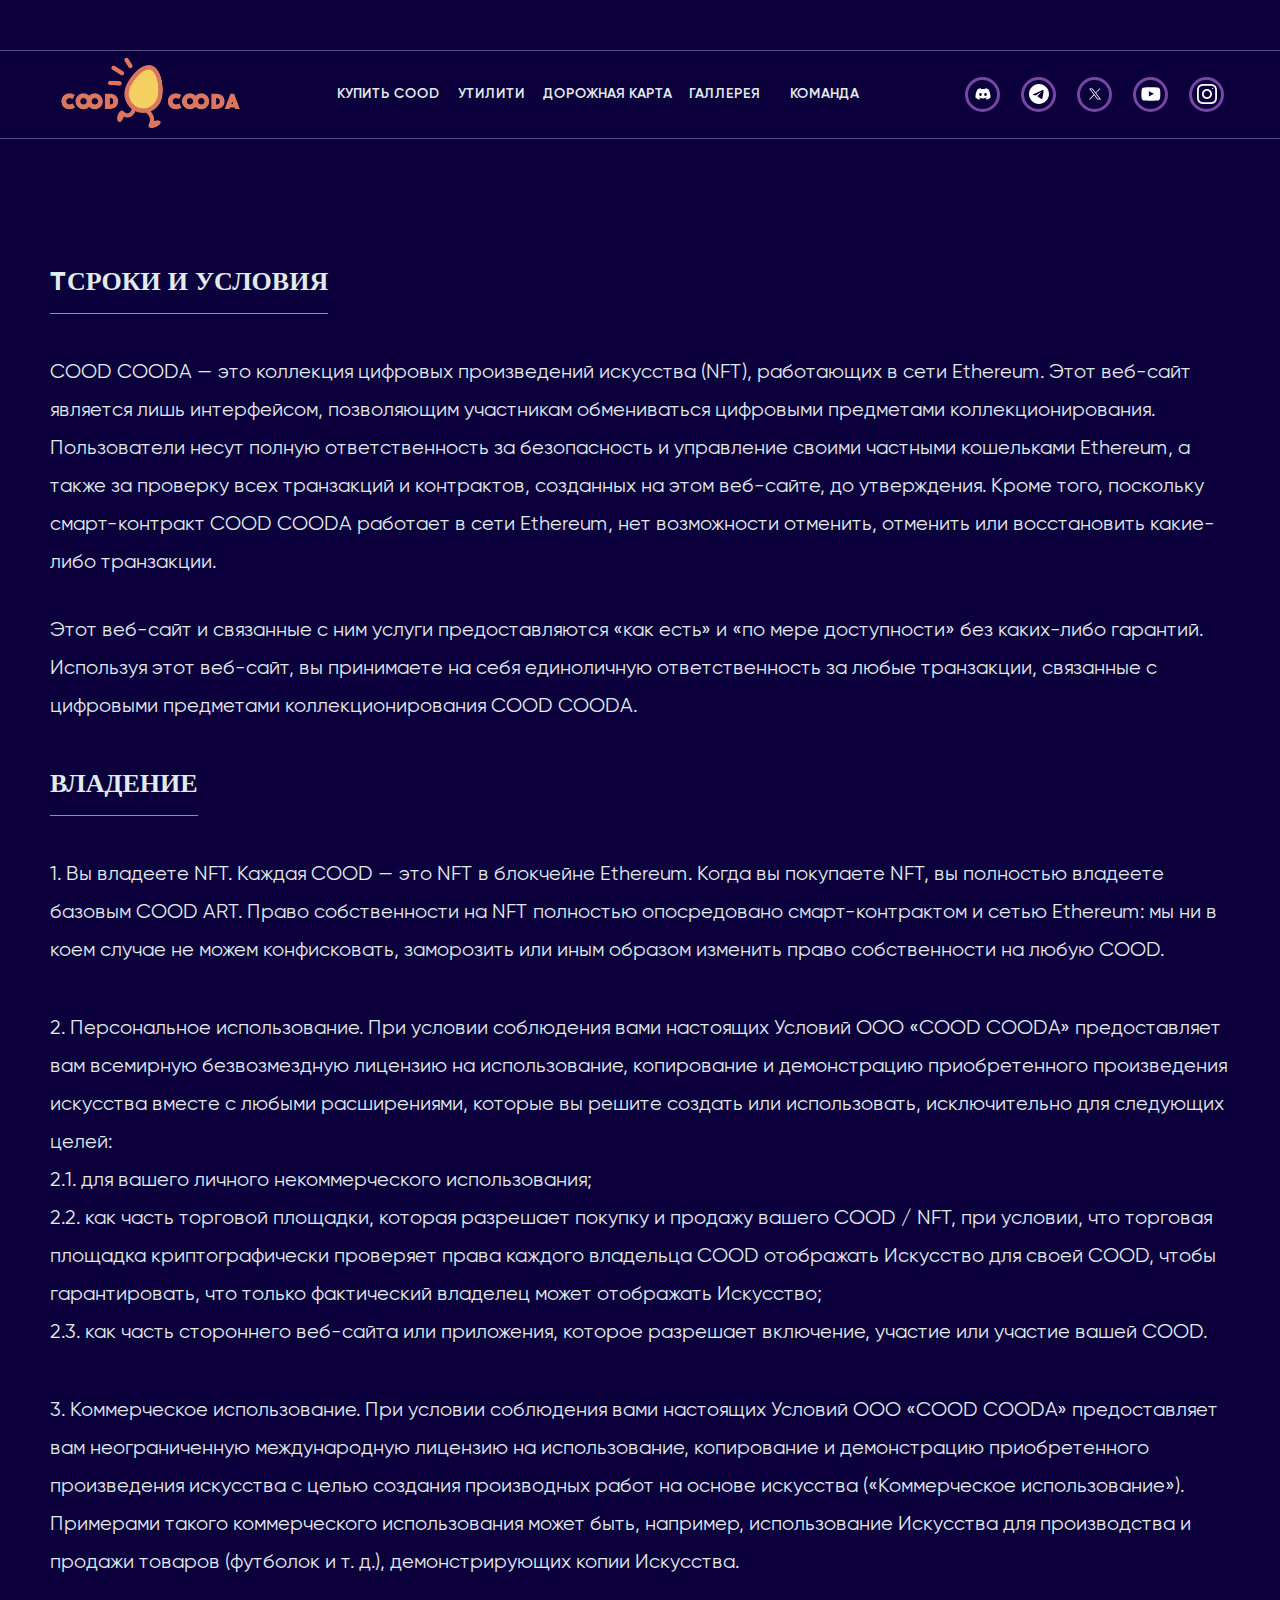
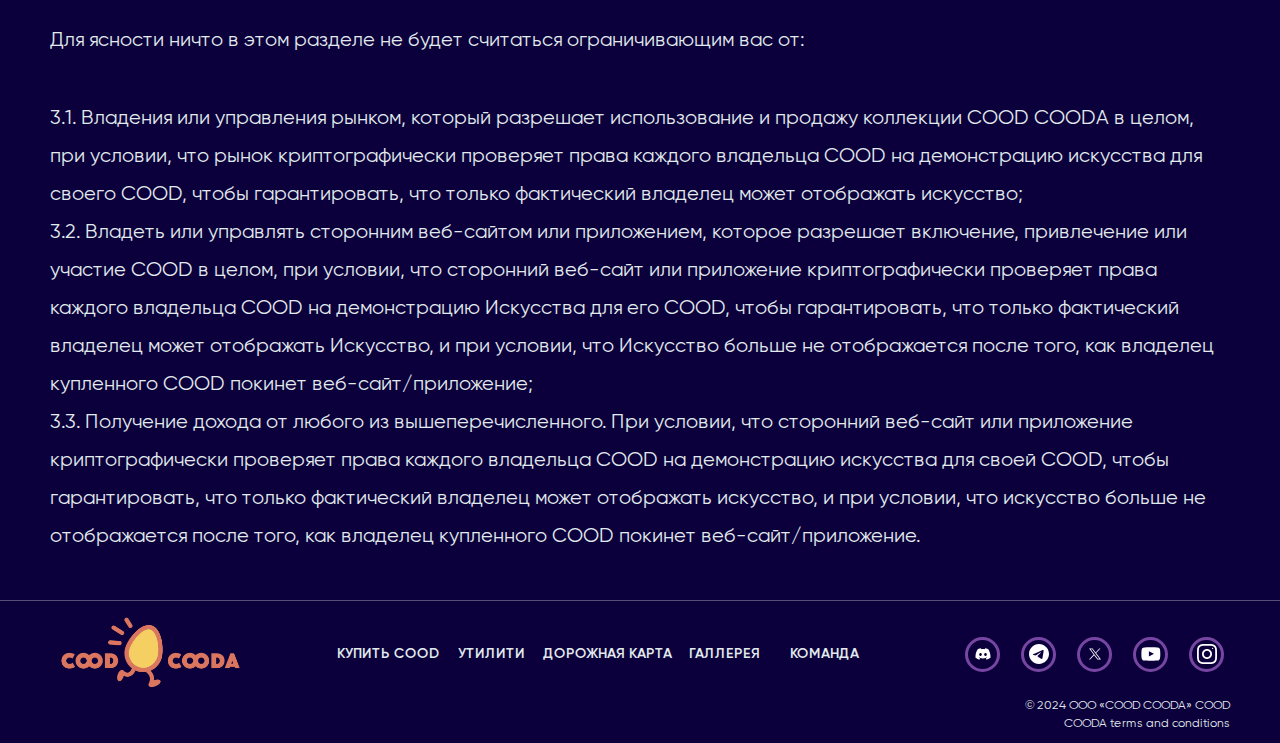
<file: ru/terms.html>
<!DOCTYPE html>
<html lang="ru">

<head>
  <meta charset="UTF-8" />
  <meta name="viewport" content="width=device-width, initial-scale=1.0" />
  <title>COOD COODA</title>
  <link rel="preconnect" href="https://fonts.googleapis.com" />
  <link rel="preconnect" href="https://fonts.gstatic.com" crossorigin />
  <link rel="shortcut icon" href="../images/favicon.png" type="image/png" />
  <link href="https://fonts.googleapis.com/css2?family=Montserrat:wght@700&family=Open+Sans:wght@400;600&display=swap"
    rel="stylesheet" />

  <link rel="stylesheet" href="../css/style.min.css" />
</head>

<body>
  <div class="wrapper">
    <header class="header">
      <div class="container">
        <div class="header__inner">
          <a href="index.html" class="logo">
            <img class="logo-img" src="../images/logo.webp" alt="logo" />
          </a>

          <div class="header__menu">
            <a class="header__menu-item" href="index.html#buy">КУПИТЬ COOD
            </a>
            <a class="header__menu-item" href="tabs.html">УТИЛИТИ</a>
            <a class="header__menu-item" href="index.html#road">ДОРОЖНАЯ КАРТА</a>
            <a class="header__menu-item" href="index.html#gallery">ГАЛЛЕРЕЯ</a>
            <a class="header__menu-item" href="index.html#team">КОМАНДА</a>
            <div class="header__social-mobile">
              <a class="header__social-item discord" href="https://discord.gg/6KXtFGFMJv ">
                <div class="header__social-item_wrapper">

                  <svg xmlns="http://www.w3.org/2000/svg" x="0px" y="0px" width="20" height="17" viewBox="0 0 72 72">
                    <path
                      d="M54.657,19.077c0,0,8.343,9.663,8.343,27.069v3.65c0,0-10.536,6.866-13.747,6.866l-3.115-4.529	c1.936-0.867,4.577-2.372,4.577-2.372l-0.965-0.747c0,0-6.173,2.86-13.749,2.86s-13.749-2.86-13.749-2.86l-0.965,0.747	c0,0,2.641,1.505,4.577,2.372l-3.115,4.529C19.536,56.662,9,49.796,9,49.796v-3.65c0-17.406,8.343-27.069,8.343-27.069	s5.707-2.762,10.977-3.489l1.635,3.1c0,0,2.599-0.602,6.045-0.602s6.045,0.602,6.045,0.602l1.635-3.1	C48.95,16.315,54.657,19.077,54.657,19.077z M27.01,43.603c2.656,0,4.808-2.418,4.808-5.401c0-2.983-2.153-5.401-4.808-5.401	s-4.808,2.418-4.808,5.401C22.202,41.185,24.354,43.603,27.01,43.603z M44.99,43.603c2.656,0,4.808-2.418,4.808-5.401	c0-2.983-2.153-5.401-4.808-5.401c-2.656,0-4.808,2.418-4.808,5.401C40.182,41.185,42.334,43.603,44.99,43.603z">
                    </path>
                  </svg>
                </div>
              </a>

              <a class="header__social-item" href="https://t.me/COODCOODA ">
                <div class="header__social-item_wrapper">
                  <svg xmlns="http://www.w3.org/2000/svg" width="19" height="19" viewBox="0 0 19 19" fill="none">
                    <path fill-rule="evenodd" clip-rule="evenodd"
                      d="M19.0005 9.5C19.0005 14.7467 14.7472 19 9.50049 19C4.25378 19 0.000488281 14.7467 0.000488281 9.5C0.000488281 4.2533 4.25378 0 9.50049 0C14.7472 0 19.0005 4.2533 19.0005 9.5ZM9.84093 7.01332C8.91691 7.39765 7.07018 8.19311 4.30074 9.39971C3.85102 9.57855 3.61544 9.7535 3.594 9.92457C3.55775 10.2137 3.9198 10.3275 4.41282 10.4826C4.47988 10.5036 4.54937 10.5255 4.62061 10.5486C5.10566 10.7063 5.75814 10.8908 6.09734 10.8981C6.40503 10.9048 6.74844 10.7779 7.12758 10.5176C9.71516 8.77088 11.0509 7.88802 11.1347 7.86898C11.1939 7.85556 11.2759 7.83867 11.3314 7.88804C11.387 7.93742 11.3815 8.03092 11.3756 8.056C11.3398 8.2089 9.91859 9.53016 9.18313 10.2139C8.95385 10.4271 8.79121 10.5783 8.75797 10.6128C8.68349 10.6901 8.60759 10.7633 8.53464 10.8336C8.08401 11.2681 7.74608 11.5938 8.55335 12.1258C8.94129 12.3814 9.25172 12.5928 9.56141 12.8037C9.89963 13.0341 10.237 13.2638 10.6734 13.5499C10.7846 13.6228 10.8908 13.6985 10.9943 13.7723C11.3879 14.0529 11.7415 14.305 12.1784 14.2647C12.4322 14.2414 12.6944 14.0027 12.8276 13.2908C13.1423 11.6083 13.7609 7.96294 13.9039 6.46077C13.9164 6.32916 13.9007 6.16073 13.888 6.08679C13.8754 6.01285 13.8489 5.9075 13.7528 5.82952C13.639 5.73716 13.4633 5.71768 13.3847 5.71907C13.0274 5.72536 12.4792 5.91598 9.84093 7.01332Z" />
                  </svg>
                </div>
              </a>

              <a class="header__social-item" href="https://twitter.com/COOD_COODA ">
                <div class="header__social-item_wrapper">
                  <svg width="16" height="13" viewBox="0 0 16 13" fill="none" xmlns="http://www.w3.org/2000/svg">
                    <path
                      d="M5.39902 13C11.058 13 14.1541 7.998 14.1541 3.66159C14.1541 3.52097 14.1512 3.37723 14.1453 3.23661C14.7476 2.77203 15.2674 2.19658 15.6802 1.5373C15.1193 1.80349 14.5237 1.97734 13.9139 2.0529C14.556 1.64237 15.0368 0.997433 15.2671 0.237657C14.663 0.619504 14.0024 0.888863 13.3136 1.03419C12.8495 0.508177 12.2358 0.159893 11.5675 0.0431874C10.8992 -0.0735186 10.2134 0.0478535 9.61626 0.388538C9.01911 0.729223 8.5438 1.27025 8.26383 1.92796C7.98386 2.58567 7.91482 3.32344 8.06738 4.02721C6.84423 3.96174 5.64764 3.62282 4.55516 3.03244C3.46269 2.44206 2.49873 1.61339 1.72578 0.600144C1.33293 1.3226 1.21271 2.1775 1.38957 2.99111C1.56643 3.80471 2.02709 4.51595 2.67793 4.9803C2.18932 4.96375 1.71141 4.82343 1.28369 4.57093V4.61156C1.28325 5.36972 1.52899 6.10465 1.97912 6.69142C2.42925 7.27819 3.056 7.68058 3.75283 7.83019C3.30021 7.96228 2.82516 7.98153 2.36445 7.88644C2.56108 8.53846 2.94366 9.10875 3.45878 9.51769C3.97391 9.92664 4.59588 10.1538 5.23789 10.1676C4.14794 11.0808 2.80153 11.5761 1.41553 11.5738C1.16973 11.5734 0.924175 11.5573 0.680176 11.5257C2.08821 12.4892 3.72613 13.0009 5.39902 13Z" />
                  </svg>
                </div>
              </a>

              <a class="header__social-item" href="https://www.youtube.com/channel/UCwZasWrMhFUQVH3JP6IuCFg">
                <div class="header__social-item_wrapper">
                  <svg width="18" height="12" viewBox="0 0 18 12" fill="none" xmlns="http://www.w3.org/2000/svg">
                    <path
                      d="M17.1905 2.58928C17.1905 2.58928 17.0245 1.41294 16.5132 0.896418C15.8657 0.216607 15.1419 0.213274 14.8099 0.173285C12.4325 -9.53409e-08 8.86318 0 8.86318 0H8.85654C8.85654 0 5.28721 -9.53409e-08 2.90986 0.173285C2.57783 0.213274 1.854 0.216607 1.20654 0.896418C0.695215 1.41294 0.53252 2.58928 0.53252 2.58928C0.53252 2.58928 0.359863 3.97223 0.359863 5.35185V6.64482C0.359863 8.02444 0.529199 9.40739 0.529199 9.40739C0.529199 9.40739 0.695215 10.5837 1.20322 11.1003C1.85068 11.7801 2.70068 11.7567 3.0792 11.83C4.44053 11.96 8.85986 12 8.85986 12C8.85986 12 12.4325 11.9933 14.8099 11.8234C15.1419 11.7834 15.8657 11.7801 16.5132 11.1003C17.0245 10.5837 17.1905 9.40739 17.1905 9.40739C17.1905 9.40739 17.3599 8.02777 17.3599 6.64482V5.35185C17.3599 3.97223 17.1905 2.58928 17.1905 2.58928ZM7.10342 8.21438V3.41905L11.6954 5.82505L7.10342 8.21438Z" />
                  </svg>
                </div>
              </a>

              <a class="header__social-item" href="https://www.instagram.com/coodcooda/ ">
                <div class="header__social-item_wrapper">
                  <svg width="16" height="16" viewBox="0 0 16 16" fill="none" xmlns="http://www.w3.org/2000/svg">
                    <path
                      d="M8.00518 1.44091C10.1439 1.44091 10.3972 1.45028 11.2383 1.48779C12.02 1.52217 12.4422 1.65345 12.7236 1.76284C13.0957 1.90662 13.3646 2.08166 13.6429 2.35984C13.9243 2.64114 14.0962 2.90682 14.2401 3.27877C14.3495 3.56007 14.4808 3.98515 14.5152 4.76343C14.5528 5.60735 14.5621 5.86052 14.5621 7.99531C14.5621 10.1332 14.5528 10.3864 14.5152 11.2272C14.4808 12.0086 14.3495 12.4306 14.2401 12.7119C14.0962 13.0838 13.9211 13.3526 13.6429 13.6308C13.3614 13.9121 13.0957 14.084 12.7236 14.2278C12.4422 14.3372 12.0169 14.4685 11.2383 14.5028C10.3941 14.5403 10.1408 14.5497 8.00518 14.5497C5.86643 14.5497 5.61315 14.5403 4.77203 14.5028C3.99033 14.4685 3.5682 14.3372 3.28679 14.2278C2.9147 14.084 2.64579 13.909 2.3675 13.6308C2.08609 13.3495 1.91411 13.0838 1.77028 12.7119C1.66084 12.4306 1.52951 12.0055 1.49511 11.2272C1.45759 10.3833 1.44821 10.1301 1.44821 7.99531C1.44821 5.85739 1.45759 5.60422 1.49511 4.76343C1.52951 3.98203 1.66084 3.56007 1.77028 3.27877C1.91411 2.90682 2.08921 2.63802 2.3675 2.35984C2.64891 2.07853 2.9147 1.90662 3.28679 1.76284C3.5682 1.65345 3.99345 1.52217 4.77203 1.48779C5.61315 1.45028 5.86643 1.44091 8.00518 1.44091ZM8.00518 0C5.83203 0 5.56 0.00937683 4.70637 0.0468842C3.85587 0.0843915 3.27115 0.221918 2.76461 0.418832C2.23617 0.625122 1.78904 0.89705 1.34503 1.34401C0.897889 1.78785 0.625855 2.23481 0.419484 2.75991C0.222493 3.26939 0.0849127 3.85075 0.0473908 4.70092C0.00986878 5.55734 0.000488281 5.82926 0.000488281 8.00156C0.000488281 10.1739 0.00986878 10.4458 0.0473908 11.2991C0.0849127 12.1492 0.222493 12.7337 0.419484 13.2401C0.625855 13.7683 0.897889 14.2153 1.34503 14.6591C1.78904 15.103 2.23617 15.378 2.76148 15.5812C3.27115 15.7781 3.85275 15.9156 4.70324 15.9531C5.55687 15.9906 5.8289 16 8.00205 16C10.1752 16 10.4472 15.9906 11.3009 15.9531C12.1514 15.9156 12.7361 15.7781 13.2426 15.5812C13.7679 15.378 14.2151 15.103 14.6591 14.6591C15.1031 14.2153 15.3782 13.7683 15.5815 13.2432C15.7785 12.7337 15.9161 12.1524 15.9536 11.3022C15.9911 10.4489 16.0005 10.177 16.0005 8.00469C16.0005 5.83239 15.9911 5.56046 15.9536 4.70717C15.9161 3.857 15.7785 3.27251 15.5815 2.76617C15.3845 2.23481 15.1125 1.78785 14.6653 1.34401C14.2213 0.900176 13.7742 0.625122 13.2489 0.421957C12.7392 0.225044 12.1576 0.0875171 11.3071 0.0500098C10.4504 0.00937684 10.1783 0 8.00518 0Z" />
                    <path
                      d="M8.00049 4C5.79212 4 4.00049 5.79164 4.00049 8C4.00049 10.2084 5.79212 12 8.00049 12C10.2089 12 12.0005 10.2084 12.0005 8C12.0005 5.79164 10.2089 4 8.00049 4ZM8.00049 10.5947C6.56779 10.5947 5.40581 9.4327 5.40581 8C5.40581 6.5673 6.56779 5.40532 8.00049 5.40532C9.43319 5.40532 10.5952 6.5673 10.5952 8C10.5952 9.4327 9.43319 10.5947 8.00049 10.5947Z" />
                    <path
                      d="M13.0005 3.5C13.0005 3.77687 12.7757 4 12.5005 4C12.2236 4 12.0005 3.77524 12.0005 3.5C12.0005 3.22313 12.2252 3 12.5005 3C12.7757 3 13.0005 3.22476 13.0005 3.5Z" />
                  </svg>
                </div>
              </a>
            </div>
          </div>
          <div class="header__social">
            <a class="header__social-item discord" href="https://discord.gg/6KXtFGFMJv ">
              <div class="header__social-item_wrapper">

                <svg xmlns="http://www.w3.org/2000/svg" x="0px" y="0px" width="20" height="17" viewBox="0 0 72 72">
                  <path
                    d="M54.657,19.077c0,0,8.343,9.663,8.343,27.069v3.65c0,0-10.536,6.866-13.747,6.866l-3.115-4.529	c1.936-0.867,4.577-2.372,4.577-2.372l-0.965-0.747c0,0-6.173,2.86-13.749,2.86s-13.749-2.86-13.749-2.86l-0.965,0.747	c0,0,2.641,1.505,4.577,2.372l-3.115,4.529C19.536,56.662,9,49.796,9,49.796v-3.65c0-17.406,8.343-27.069,8.343-27.069	s5.707-2.762,10.977-3.489l1.635,3.1c0,0,2.599-0.602,6.045-0.602s6.045,0.602,6.045,0.602l1.635-3.1	C48.95,16.315,54.657,19.077,54.657,19.077z M27.01,43.603c2.656,0,4.808-2.418,4.808-5.401c0-2.983-2.153-5.401-4.808-5.401	s-4.808,2.418-4.808,5.401C22.202,41.185,24.354,43.603,27.01,43.603z M44.99,43.603c2.656,0,4.808-2.418,4.808-5.401	c0-2.983-2.153-5.401-4.808-5.401c-2.656,0-4.808,2.418-4.808,5.401C40.182,41.185,42.334,43.603,44.99,43.603z">
                  </path>
                </svg>
              </div>
            </a>

            <a class="header__social-item" href="https://t.me/COODCOODA ">
              <div class="header__social-item_wrapper">
                <svg xmlns="http://www.w3.org/2000/svg" width="19" height="19" viewBox="0 0 19 19" fill="none">
                  <path fill-rule="evenodd" clip-rule="evenodd"
                    d="M19.0005 9.5C19.0005 14.7467 14.7472 19 9.50049 19C4.25378 19 0.000488281 14.7467 0.000488281 9.5C0.000488281 4.2533 4.25378 0 9.50049 0C14.7472 0 19.0005 4.2533 19.0005 9.5ZM9.84093 7.01332C8.91691 7.39765 7.07018 8.19311 4.30074 9.39971C3.85102 9.57855 3.61544 9.7535 3.594 9.92457C3.55775 10.2137 3.9198 10.3275 4.41282 10.4826C4.47988 10.5036 4.54937 10.5255 4.62061 10.5486C5.10566 10.7063 5.75814 10.8908 6.09734 10.8981C6.40503 10.9048 6.74844 10.7779 7.12758 10.5176C9.71516 8.77088 11.0509 7.88802 11.1347 7.86898C11.1939 7.85556 11.2759 7.83867 11.3314 7.88804C11.387 7.93742 11.3815 8.03092 11.3756 8.056C11.3398 8.2089 9.91859 9.53016 9.18313 10.2139C8.95385 10.4271 8.79121 10.5783 8.75797 10.6128C8.68349 10.6901 8.60759 10.7633 8.53464 10.8336C8.08401 11.2681 7.74608 11.5938 8.55335 12.1258C8.94129 12.3814 9.25172 12.5928 9.56141 12.8037C9.89963 13.0341 10.237 13.2638 10.6734 13.5499C10.7846 13.6228 10.8908 13.6985 10.9943 13.7723C11.3879 14.0529 11.7415 14.305 12.1784 14.2647C12.4322 14.2414 12.6944 14.0027 12.8276 13.2908C13.1423 11.6083 13.7609 7.96294 13.9039 6.46077C13.9164 6.32916 13.9007 6.16073 13.888 6.08679C13.8754 6.01285 13.8489 5.9075 13.7528 5.82952C13.639 5.73716 13.4633 5.71768 13.3847 5.71907C13.0274 5.72536 12.4792 5.91598 9.84093 7.01332Z" />
                </svg>
              </div>
            </a>

            <a class="header__social-item twitter " href="https://twitter.com/COOD_COODA ">
              <div class="header__social-item_wrapper">
                <svg version="1.1" id="svg5" xmlns:svg="http://www.w3.org/2000/svg" xmlns="http://www.w3.org/2000/svg"
                  xmlns:xlink="http://www.w3.org/1999/xlink" x="0px" y="0px" viewBox="0 0 1668.56 1221.19"
                  style="enable-background:new 0 0 1668.56 1221.19;" xml:space="preserve">
                  <g id="layer1" transform="translate(52.390088,-25.058597)">
                    <path id="path1009"
                      d="M283.94,167.31l386.39,516.64L281.5,1104h87.51l340.42-367.76L984.48,1104h297.8L874.15,558.3l361.92-390.99
                 h-87.51l-313.51,338.7l-253.31-338.7H283.94z M412.63,231.77h136.81l604.13,807.76h-136.81L412.63,231.77z" />
                  </g>
                </svg>

              </div>
            </a>

            <a class="header__social-item" href="https://www.youtube.com/channel/UCwZasWrMhFUQVH3JP6IuCFg">
              <div class="header__social-item_wrapper">
                <svg width="18" height="12" viewBox="0 0 18 12" fill="none" xmlns="http://www.w3.org/2000/svg">
                  <path
                    d="M17.1905 2.58928C17.1905 2.58928 17.0245 1.41294 16.5132 0.896418C15.8657 0.216607 15.1419 0.213274 14.8099 0.173285C12.4325 -9.53409e-08 8.86318 0 8.86318 0H8.85654C8.85654 0 5.28721 -9.53409e-08 2.90986 0.173285C2.57783 0.213274 1.854 0.216607 1.20654 0.896418C0.695215 1.41294 0.53252 2.58928 0.53252 2.58928C0.53252 2.58928 0.359863 3.97223 0.359863 5.35185V6.64482C0.359863 8.02444 0.529199 9.40739 0.529199 9.40739C0.529199 9.40739 0.695215 10.5837 1.20322 11.1003C1.85068 11.7801 2.70068 11.7567 3.0792 11.83C4.44053 11.96 8.85986 12 8.85986 12C8.85986 12 12.4325 11.9933 14.8099 11.8234C15.1419 11.7834 15.8657 11.7801 16.5132 11.1003C17.0245 10.5837 17.1905 9.40739 17.1905 9.40739C17.1905 9.40739 17.3599 8.02777 17.3599 6.64482V5.35185C17.3599 3.97223 17.1905 2.58928 17.1905 2.58928ZM7.10342 8.21438V3.41905L11.6954 5.82505L7.10342 8.21438Z" />
                </svg>
              </div>
            </a>

            <a class="header__social-item" href="https://www.instagram.com/coodcooda/ ">
              <div class="header__social-item_wrapper">
                <svg width="16" height="16" viewBox="0 0 16 16" fill="none" xmlns="http://www.w3.org/2000/svg">
                  <path
                    d="M8.00518 1.44091C10.1439 1.44091 10.3972 1.45028 11.2383 1.48779C12.02 1.52217 12.4422 1.65345 12.7236 1.76284C13.0957 1.90662 13.3646 2.08166 13.6429 2.35984C13.9243 2.64114 14.0962 2.90682 14.2401 3.27877C14.3495 3.56007 14.4808 3.98515 14.5152 4.76343C14.5528 5.60735 14.5621 5.86052 14.5621 7.99531C14.5621 10.1332 14.5528 10.3864 14.5152 11.2272C14.4808 12.0086 14.3495 12.4306 14.2401 12.7119C14.0962 13.0838 13.9211 13.3526 13.6429 13.6308C13.3614 13.9121 13.0957 14.084 12.7236 14.2278C12.4422 14.3372 12.0169 14.4685 11.2383 14.5028C10.3941 14.5403 10.1408 14.5497 8.00518 14.5497C5.86643 14.5497 5.61315 14.5403 4.77203 14.5028C3.99033 14.4685 3.5682 14.3372 3.28679 14.2278C2.9147 14.084 2.64579 13.909 2.3675 13.6308C2.08609 13.3495 1.91411 13.0838 1.77028 12.7119C1.66084 12.4306 1.52951 12.0055 1.49511 11.2272C1.45759 10.3833 1.44821 10.1301 1.44821 7.99531C1.44821 5.85739 1.45759 5.60422 1.49511 4.76343C1.52951 3.98203 1.66084 3.56007 1.77028 3.27877C1.91411 2.90682 2.08921 2.63802 2.3675 2.35984C2.64891 2.07853 2.9147 1.90662 3.28679 1.76284C3.5682 1.65345 3.99345 1.52217 4.77203 1.48779C5.61315 1.45028 5.86643 1.44091 8.00518 1.44091ZM8.00518 0C5.83203 0 5.56 0.00937683 4.70637 0.0468842C3.85587 0.0843915 3.27115 0.221918 2.76461 0.418832C2.23617 0.625122 1.78904 0.89705 1.34503 1.34401C0.897889 1.78785 0.625855 2.23481 0.419484 2.75991C0.222493 3.26939 0.0849127 3.85075 0.0473908 4.70092C0.00986878 5.55734 0.000488281 5.82926 0.000488281 8.00156C0.000488281 10.1739 0.00986878 10.4458 0.0473908 11.2991C0.0849127 12.1492 0.222493 12.7337 0.419484 13.2401C0.625855 13.7683 0.897889 14.2153 1.34503 14.6591C1.78904 15.103 2.23617 15.378 2.76148 15.5812C3.27115 15.7781 3.85275 15.9156 4.70324 15.9531C5.55687 15.9906 5.8289 16 8.00205 16C10.1752 16 10.4472 15.9906 11.3009 15.9531C12.1514 15.9156 12.7361 15.7781 13.2426 15.5812C13.7679 15.378 14.2151 15.103 14.6591 14.6591C15.1031 14.2153 15.3782 13.7683 15.5815 13.2432C15.7785 12.7337 15.9161 12.1524 15.9536 11.3022C15.9911 10.4489 16.0005 10.177 16.0005 8.00469C16.0005 5.83239 15.9911 5.56046 15.9536 4.70717C15.9161 3.857 15.7785 3.27251 15.5815 2.76617C15.3845 2.23481 15.1125 1.78785 14.6653 1.34401C14.2213 0.900176 13.7742 0.625122 13.2489 0.421957C12.7392 0.225044 12.1576 0.0875171 11.3071 0.0500098C10.4504 0.00937684 10.1783 0 8.00518 0Z" />
                  <path
                    d="M8.00049 4C5.79212 4 4.00049 5.79164 4.00049 8C4.00049 10.2084 5.79212 12 8.00049 12C10.2089 12 12.0005 10.2084 12.0005 8C12.0005 5.79164 10.2089 4 8.00049 4ZM8.00049 10.5947C6.56779 10.5947 5.40581 9.4327 5.40581 8C5.40581 6.5673 6.56779 5.40532 8.00049 5.40532C9.43319 5.40532 10.5952 6.5673 10.5952 8C10.5952 9.4327 9.43319 10.5947 8.00049 10.5947Z" />
                  <path
                    d="M13.0005 3.5C13.0005 3.77687 12.7757 4 12.5005 4C12.2236 4 12.0005 3.77524 12.0005 3.5C12.0005 3.22313 12.2252 3 12.5005 3C12.7757 3 13.0005 3.22476 13.0005 3.5Z" />
                </svg>
              </div>
            </a>
          </div>
          <div class="header__burger">
            <span></span>
            <span></span>
            <span></span>
          </div>
        </div>
      </div>
    </header>

    <main class="main">
      <section class="terms">
        <div class="container">
          <div class="terms__conditions">
            <div class="terms__conditions-title title">TСРОКИ И УСЛОВИЯ</div>
            <div class="terms__conditions-text mr">
              <p class="pn">
                COOD COODA — это коллекция цифровых произведений искусства
                (NFT), работающих в сети Ethereum. Этот веб-сайт является лишь
                интерфейсом, позволяющим участникам обмениваться цифровыми
                предметами коллекционирования. Пользователи несут полную
                ответственность за безопасность и управление своими частными
                кошельками Ethereum, а также за проверку всех транзакций и
                контрактов, созданных на этом веб-сайте, до утверждения. Кроме
                того, поскольку смарт-контракт COOD COODA работает в сети
                Ethereum, нет возможности отменить, отменить или восстановить
                какие-либо транзакции.
              </p>
              <p>
                Этот веб-сайт и связанные с ним услуги предоставляются «как
                есть» и «по мере доступности» без каких-либо гарантий.
                Используя этот веб-сайт, вы принимаете на себя единоличную
                ответственность за любые транзакции, связанные с цифровыми
                предметами коллекционирования COOD COODA.
              </p>
            </div>
          </div>
          <div class="terms__owner">
            <div class="terms__owner-title title">ВЛАДЕНИЕ</div>
            <div class="terms__owner-text">
              <div class="tems__owner-points">
                <div class="first-point mr">
                  <p>
                    1. Вы владеете NFT. Каждая COOD — это NFT в блокчейне
                    Ethereum. Когда вы покупаете NFT, вы полностью владеете
                    базовым COOD ART. Право собственности на NFT полностью
                    опосредовано смарт-контрактом и сетью Ethereum: мы ни в
                    коем случае не можем конфисковать, заморозить или иным
                    образом изменить право собственности на любую COOD.
                  </p>
                </div>
                <div class="second-point mr">
                  <p>
                    2. Персональное использование. При условии соблюдения вами
                    настоящих Условий ООО «COOD COODA» предоставляет вам
                    всемирную безвозмездную лицензию на использование,
                    копирование и демонстрацию приобретенного произведения
                    искусства вместе с любыми расширениями, которые вы решите
                    создать или использовать, исключительно для следующих
                    целей:
                  </p>
                  <p>
                    2.1. для вашего личного некоммерческого использования;
                  </p>
                  <p>
                    2.2. как часть торговой площадки, которая разрешает
                    покупку и продажу вашего COOD / NFT, при условии, что
                    торговая площадка криптографически проверяет права каждого
                    владельца COOD отображать Искусство для своей СOOD, чтобы
                    гарантировать, что только фактический владелец может
                    отображать Искусство;
                  </p>
                  <p>
                    2.3. как часть стороннего веб-сайта или приложения,
                    которое разрешает включение, участие или участие вашей
                    COOD.
                  </p>
                </div>
                <div class="third-point">
                  <p class="mr">
                    3. Коммерческое использование. При условии соблюдения вами
                    настоящих Условий ООО «COOD COODA» предоставляет вам
                    неограниченную международную лицензию на использование,
                    копирование и демонстрацию приобретенного произведения
                    искусства с целью создания производных работ на основе
                    искусства («Коммерческое использование»). Примерами такого
                    коммерческого использования может быть, например,
                    использование Искусства для производства и продажи товаров
                    (футболок и т. д.), демонстрирующих копии Искусства.
                  </p>
                  <p class="mr">
                    Для ясности ничто в этом разделе не будет считаться
                    ограничивающим вас от:
                  </p>
                  <p>
                    3.1. Владения или управления рынком, который разрешает
                    использование и продажу коллекции COOD COODA в целом, при
                    условии, что рынок криптографически проверяет права
                    каждого владельца COOD на демонстрацию искусства для
                    своего COOD, чтобы гарантировать, что только фактический
                    владелец может отображать искусство;
                  </p>
                  <p>
                    3.2. Владеть или управлять сторонним веб-сайтом или
                    приложением, которое разрешает включение, привлечение или
                    участие COOD в целом, при условии, что сторонний веб-сайт
                    или приложение криптографически проверяет права каждого
                    владельца COOD на демонстрацию Искусства для его COOD,
                    чтобы гарантировать, что только фактический владелец может
                    отображать Искусство, и при условии, что Искусство больше
                    не отображается после того, как владелец купленного COOD
                    покинет веб-сайт/приложение;
                  </p>
                  <p>
                    3.3. Получение дохода от любого из вышеперечисленного. При
                    условии, что сторонний веб-сайт или приложение
                    криптографически проверяет права каждого владельца COOD на
                    демонстрацию искусства для своей COOD, чтобы
                    гарантировать, что только фактический владелец может
                    отображать искусство, и при условии, что искусство больше
                    не отображается после того, как владелец купленного COOD
                    покинет веб-сайт/приложение.
                  </p>
                </div>
              </div>
            </div>
          </div>
        </div>
      </section>
    </main>

    <footer class="footer">
      <div class="footer__inner">
        <div class="container">
          <div class="header__inner">
            <a href="index.html" class="logo">
              <img class="logo-img" src="../images/logo.webp" alt="logo" />
            </a>

            <div class="header__menu">
              <a class="header__menu-item" href="index.html#buy">КУПИТЬ COOD
              </a>
              <a class="header__menu-item" href="tabs.html">УТИЛИТИ</a>
              <a class="header__menu-item" href="index.html#road">ДОРОЖНАЯ КАРТА</a>
              <a class="header__menu-item" href="index.html#gallery">ГАЛЛЕРЕЯ</a>
              <a class="header__menu-item" href="index.html#team">КОМАНДА</a>
              <div class="header__social-mobile">
                <a class="header__social-item discord" href="https://discord.gg/6KXtFGFMJv ">
                  <div class="header__social-item_wrapper">

                    <svg xmlns="http://www.w3.org/2000/svg" x="0px" y="0px" width="20" height="17" viewBox="0 0 72 72">
                      <path
                        d="M54.657,19.077c0,0,8.343,9.663,8.343,27.069v3.65c0,0-10.536,6.866-13.747,6.866l-3.115-4.529	c1.936-0.867,4.577-2.372,4.577-2.372l-0.965-0.747c0,0-6.173,2.86-13.749,2.86s-13.749-2.86-13.749-2.86l-0.965,0.747	c0,0,2.641,1.505,4.577,2.372l-3.115,4.529C19.536,56.662,9,49.796,9,49.796v-3.65c0-17.406,8.343-27.069,8.343-27.069	s5.707-2.762,10.977-3.489l1.635,3.1c0,0,2.599-0.602,6.045-0.602s6.045,0.602,6.045,0.602l1.635-3.1	C48.95,16.315,54.657,19.077,54.657,19.077z M27.01,43.603c2.656,0,4.808-2.418,4.808-5.401c0-2.983-2.153-5.401-4.808-5.401	s-4.808,2.418-4.808,5.401C22.202,41.185,24.354,43.603,27.01,43.603z M44.99,43.603c2.656,0,4.808-2.418,4.808-5.401	c0-2.983-2.153-5.401-4.808-5.401c-2.656,0-4.808,2.418-4.808,5.401C40.182,41.185,42.334,43.603,44.99,43.603z">
                      </path>
                    </svg>
                  </div>
                </a>

                <a class="header__social-item" href="https://t.me/COODCOODA ">
                  <div class="header__social-item_wrapper">
                    <svg xmlns="http://www.w3.org/2000/svg" width="19" height="19" viewBox="0 0 19 19" fill="none">
                      <path fill-rule="evenodd" clip-rule="evenodd"
                        d="M19.0005 9.5C19.0005 14.7467 14.7472 19 9.50049 19C4.25378 19 0.000488281 14.7467 0.000488281 9.5C0.000488281 4.2533 4.25378 0 9.50049 0C14.7472 0 19.0005 4.2533 19.0005 9.5ZM9.84093 7.01332C8.91691 7.39765 7.07018 8.19311 4.30074 9.39971C3.85102 9.57855 3.61544 9.7535 3.594 9.92457C3.55775 10.2137 3.9198 10.3275 4.41282 10.4826C4.47988 10.5036 4.54937 10.5255 4.62061 10.5486C5.10566 10.7063 5.75814 10.8908 6.09734 10.8981C6.40503 10.9048 6.74844 10.7779 7.12758 10.5176C9.71516 8.77088 11.0509 7.88802 11.1347 7.86898C11.1939 7.85556 11.2759 7.83867 11.3314 7.88804C11.387 7.93742 11.3815 8.03092 11.3756 8.056C11.3398 8.2089 9.91859 9.53016 9.18313 10.2139C8.95385 10.4271 8.79121 10.5783 8.75797 10.6128C8.68349 10.6901 8.60759 10.7633 8.53464 10.8336C8.08401 11.2681 7.74608 11.5938 8.55335 12.1258C8.94129 12.3814 9.25172 12.5928 9.56141 12.8037C9.89963 13.0341 10.237 13.2638 10.6734 13.5499C10.7846 13.6228 10.8908 13.6985 10.9943 13.7723C11.3879 14.0529 11.7415 14.305 12.1784 14.2647C12.4322 14.2414 12.6944 14.0027 12.8276 13.2908C13.1423 11.6083 13.7609 7.96294 13.9039 6.46077C13.9164 6.32916 13.9007 6.16073 13.888 6.08679C13.8754 6.01285 13.8489 5.9075 13.7528 5.82952C13.639 5.73716 13.4633 5.71768 13.3847 5.71907C13.0274 5.72536 12.4792 5.91598 9.84093 7.01332Z" />
                    </svg>
                  </div>
                </a>

                <a class="header__social-item" href="https://twitter.com/COOD_COODA ">
                  <div class="header__social-item_wrapper">
                    <svg width="16" height="13" viewBox="0 0 16 13" fill="none" xmlns="http://www.w3.org/2000/svg">
                      <path
                        d="M5.39902 13C11.058 13 14.1541 7.998 14.1541 3.66159C14.1541 3.52097 14.1512 3.37723 14.1453 3.23661C14.7476 2.77203 15.2674 2.19658 15.6802 1.5373C15.1193 1.80349 14.5237 1.97734 13.9139 2.0529C14.556 1.64237 15.0368 0.997433 15.2671 0.237657C14.663 0.619504 14.0024 0.888863 13.3136 1.03419C12.8495 0.508177 12.2358 0.159893 11.5675 0.0431874C10.8992 -0.0735186 10.2134 0.0478535 9.61626 0.388538C9.01911 0.729223 8.5438 1.27025 8.26383 1.92796C7.98386 2.58567 7.91482 3.32344 8.06738 4.02721C6.84423 3.96174 5.64764 3.62282 4.55516 3.03244C3.46269 2.44206 2.49873 1.61339 1.72578 0.600144C1.33293 1.3226 1.21271 2.1775 1.38957 2.99111C1.56643 3.80471 2.02709 4.51595 2.67793 4.9803C2.18932 4.96375 1.71141 4.82343 1.28369 4.57093V4.61156C1.28325 5.36972 1.52899 6.10465 1.97912 6.69142C2.42925 7.27819 3.056 7.68058 3.75283 7.83019C3.30021 7.96228 2.82516 7.98153 2.36445 7.88644C2.56108 8.53846 2.94366 9.10875 3.45878 9.51769C3.97391 9.92664 4.59588 10.1538 5.23789 10.1676C4.14794 11.0808 2.80153 11.5761 1.41553 11.5738C1.16973 11.5734 0.924175 11.5573 0.680176 11.5257C2.08821 12.4892 3.72613 13.0009 5.39902 13Z" />
                    </svg>
                  </div>
                </a>

                <a class="header__social-item" href="https://www.youtube.com/channel/UCwZasWrMhFUQVH3JP6IuCFg">
                  <div class="header__social-item_wrapper">
                    <svg width="18" height="12" viewBox="0 0 18 12" fill="none" xmlns="http://www.w3.org/2000/svg">
                      <path
                        d="M17.1905 2.58928C17.1905 2.58928 17.0245 1.41294 16.5132 0.896418C15.8657 0.216607 15.1419 0.213274 14.8099 0.173285C12.4325 -9.53409e-08 8.86318 0 8.86318 0H8.85654C8.85654 0 5.28721 -9.53409e-08 2.90986 0.173285C2.57783 0.213274 1.854 0.216607 1.20654 0.896418C0.695215 1.41294 0.53252 2.58928 0.53252 2.58928C0.53252 2.58928 0.359863 3.97223 0.359863 5.35185V6.64482C0.359863 8.02444 0.529199 9.40739 0.529199 9.40739C0.529199 9.40739 0.695215 10.5837 1.20322 11.1003C1.85068 11.7801 2.70068 11.7567 3.0792 11.83C4.44053 11.96 8.85986 12 8.85986 12C8.85986 12 12.4325 11.9933 14.8099 11.8234C15.1419 11.7834 15.8657 11.7801 16.5132 11.1003C17.0245 10.5837 17.1905 9.40739 17.1905 9.40739C17.1905 9.40739 17.3599 8.02777 17.3599 6.64482V5.35185C17.3599 3.97223 17.1905 2.58928 17.1905 2.58928ZM7.10342 8.21438V3.41905L11.6954 5.82505L7.10342 8.21438Z" />
                    </svg>
                  </div>
                </a>

                <a class="header__social-item" href="https://www.instagram.com/coodcooda/ ">
                  <div class="header__social-item_wrapper">
                    <svg width="16" height="16" viewBox="0 0 16 16" fill="none" xmlns="http://www.w3.org/2000/svg">
                      <path
                        d="M8.00518 1.44091C10.1439 1.44091 10.3972 1.45028 11.2383 1.48779C12.02 1.52217 12.4422 1.65345 12.7236 1.76284C13.0957 1.90662 13.3646 2.08166 13.6429 2.35984C13.9243 2.64114 14.0962 2.90682 14.2401 3.27877C14.3495 3.56007 14.4808 3.98515 14.5152 4.76343C14.5528 5.60735 14.5621 5.86052 14.5621 7.99531C14.5621 10.1332 14.5528 10.3864 14.5152 11.2272C14.4808 12.0086 14.3495 12.4306 14.2401 12.7119C14.0962 13.0838 13.9211 13.3526 13.6429 13.6308C13.3614 13.9121 13.0957 14.084 12.7236 14.2278C12.4422 14.3372 12.0169 14.4685 11.2383 14.5028C10.3941 14.5403 10.1408 14.5497 8.00518 14.5497C5.86643 14.5497 5.61315 14.5403 4.77203 14.5028C3.99033 14.4685 3.5682 14.3372 3.28679 14.2278C2.9147 14.084 2.64579 13.909 2.3675 13.6308C2.08609 13.3495 1.91411 13.0838 1.77028 12.7119C1.66084 12.4306 1.52951 12.0055 1.49511 11.2272C1.45759 10.3833 1.44821 10.1301 1.44821 7.99531C1.44821 5.85739 1.45759 5.60422 1.49511 4.76343C1.52951 3.98203 1.66084 3.56007 1.77028 3.27877C1.91411 2.90682 2.08921 2.63802 2.3675 2.35984C2.64891 2.07853 2.9147 1.90662 3.28679 1.76284C3.5682 1.65345 3.99345 1.52217 4.77203 1.48779C5.61315 1.45028 5.86643 1.44091 8.00518 1.44091ZM8.00518 0C5.83203 0 5.56 0.00937683 4.70637 0.0468842C3.85587 0.0843915 3.27115 0.221918 2.76461 0.418832C2.23617 0.625122 1.78904 0.89705 1.34503 1.34401C0.897889 1.78785 0.625855 2.23481 0.419484 2.75991C0.222493 3.26939 0.0849127 3.85075 0.0473908 4.70092C0.00986878 5.55734 0.000488281 5.82926 0.000488281 8.00156C0.000488281 10.1739 0.00986878 10.4458 0.0473908 11.2991C0.0849127 12.1492 0.222493 12.7337 0.419484 13.2401C0.625855 13.7683 0.897889 14.2153 1.34503 14.6591C1.78904 15.103 2.23617 15.378 2.76148 15.5812C3.27115 15.7781 3.85275 15.9156 4.70324 15.9531C5.55687 15.9906 5.8289 16 8.00205 16C10.1752 16 10.4472 15.9906 11.3009 15.9531C12.1514 15.9156 12.7361 15.7781 13.2426 15.5812C13.7679 15.378 14.2151 15.103 14.6591 14.6591C15.1031 14.2153 15.3782 13.7683 15.5815 13.2432C15.7785 12.7337 15.9161 12.1524 15.9536 11.3022C15.9911 10.4489 16.0005 10.177 16.0005 8.00469C16.0005 5.83239 15.9911 5.56046 15.9536 4.70717C15.9161 3.857 15.7785 3.27251 15.5815 2.76617C15.3845 2.23481 15.1125 1.78785 14.6653 1.34401C14.2213 0.900176 13.7742 0.625122 13.2489 0.421957C12.7392 0.225044 12.1576 0.0875171 11.3071 0.0500098C10.4504 0.00937684 10.1783 0 8.00518 0Z" />
                      <path
                        d="M8.00049 4C5.79212 4 4.00049 5.79164 4.00049 8C4.00049 10.2084 5.79212 12 8.00049 12C10.2089 12 12.0005 10.2084 12.0005 8C12.0005 5.79164 10.2089 4 8.00049 4ZM8.00049 10.5947C6.56779 10.5947 5.40581 9.4327 5.40581 8C5.40581 6.5673 6.56779 5.40532 8.00049 5.40532C9.43319 5.40532 10.5952 6.5673 10.5952 8C10.5952 9.4327 9.43319 10.5947 8.00049 10.5947Z" />
                      <path
                        d="M13.0005 3.5C13.0005 3.77687 12.7757 4 12.5005 4C12.2236 4 12.0005 3.77524 12.0005 3.5C12.0005 3.22313 12.2252 3 12.5005 3C12.7757 3 13.0005 3.22476 13.0005 3.5Z" />
                    </svg>
                  </div>
                </a>
              </div>
            </div>
            <div class="header__social">
              <a class="header__social-item discord" href="https://discord.gg/6KXtFGFMJv ">
                <div class="header__social-item_wrapper">

                  <svg xmlns="http://www.w3.org/2000/svg" x="0px" y="0px" width="20" height="17" viewBox="0 0 72 72">
                    <path
                      d="M54.657,19.077c0,0,8.343,9.663,8.343,27.069v3.65c0,0-10.536,6.866-13.747,6.866l-3.115-4.529	c1.936-0.867,4.577-2.372,4.577-2.372l-0.965-0.747c0,0-6.173,2.86-13.749,2.86s-13.749-2.86-13.749-2.86l-0.965,0.747	c0,0,2.641,1.505,4.577,2.372l-3.115,4.529C19.536,56.662,9,49.796,9,49.796v-3.65c0-17.406,8.343-27.069,8.343-27.069	s5.707-2.762,10.977-3.489l1.635,3.1c0,0,2.599-0.602,6.045-0.602s6.045,0.602,6.045,0.602l1.635-3.1	C48.95,16.315,54.657,19.077,54.657,19.077z M27.01,43.603c2.656,0,4.808-2.418,4.808-5.401c0-2.983-2.153-5.401-4.808-5.401	s-4.808,2.418-4.808,5.401C22.202,41.185,24.354,43.603,27.01,43.603z M44.99,43.603c2.656,0,4.808-2.418,4.808-5.401	c0-2.983-2.153-5.401-4.808-5.401c-2.656,0-4.808,2.418-4.808,5.401C40.182,41.185,42.334,43.603,44.99,43.603z">
                    </path>
                  </svg>
                </div>
              </a>

              <a class="header__social-item" href="https://t.me/COODCOODA ">
                <div class="header__social-item_wrapper">
                  <svg xmlns="http://www.w3.org/2000/svg" width="19" height="19" viewBox="0 0 19 19" fill="none">
                    <path fill-rule="evenodd" clip-rule="evenodd"
                      d="M19.0005 9.5C19.0005 14.7467 14.7472 19 9.50049 19C4.25378 19 0.000488281 14.7467 0.000488281 9.5C0.000488281 4.2533 4.25378 0 9.50049 0C14.7472 0 19.0005 4.2533 19.0005 9.5ZM9.84093 7.01332C8.91691 7.39765 7.07018 8.19311 4.30074 9.39971C3.85102 9.57855 3.61544 9.7535 3.594 9.92457C3.55775 10.2137 3.9198 10.3275 4.41282 10.4826C4.47988 10.5036 4.54937 10.5255 4.62061 10.5486C5.10566 10.7063 5.75814 10.8908 6.09734 10.8981C6.40503 10.9048 6.74844 10.7779 7.12758 10.5176C9.71516 8.77088 11.0509 7.88802 11.1347 7.86898C11.1939 7.85556 11.2759 7.83867 11.3314 7.88804C11.387 7.93742 11.3815 8.03092 11.3756 8.056C11.3398 8.2089 9.91859 9.53016 9.18313 10.2139C8.95385 10.4271 8.79121 10.5783 8.75797 10.6128C8.68349 10.6901 8.60759 10.7633 8.53464 10.8336C8.08401 11.2681 7.74608 11.5938 8.55335 12.1258C8.94129 12.3814 9.25172 12.5928 9.56141 12.8037C9.89963 13.0341 10.237 13.2638 10.6734 13.5499C10.7846 13.6228 10.8908 13.6985 10.9943 13.7723C11.3879 14.0529 11.7415 14.305 12.1784 14.2647C12.4322 14.2414 12.6944 14.0027 12.8276 13.2908C13.1423 11.6083 13.7609 7.96294 13.9039 6.46077C13.9164 6.32916 13.9007 6.16073 13.888 6.08679C13.8754 6.01285 13.8489 5.9075 13.7528 5.82952C13.639 5.73716 13.4633 5.71768 13.3847 5.71907C13.0274 5.72536 12.4792 5.91598 9.84093 7.01332Z" />
                  </svg>
                </div>
              </a>

              <a class="header__social-item twitter " href="https://twitter.com/COOD_COODA ">
                <div class="header__social-item_wrapper">
                  <svg version="1.1" id="svg5" xmlns:svg="http://www.w3.org/2000/svg" xmlns="http://www.w3.org/2000/svg"
                    xmlns:xlink="http://www.w3.org/1999/xlink" x="0px" y="0px" viewBox="0 0 1668.56 1221.19"
                    style="enable-background:new 0 0 1668.56 1221.19;" xml:space="preserve">
                    <g id="layer1" transform="translate(52.390088,-25.058597)">
                      <path id="path1009"
                        d="M283.94,167.31l386.39,516.64L281.5,1104h87.51l340.42-367.76L984.48,1104h297.8L874.15,558.3l361.92-390.99
                   h-87.51l-313.51,338.7l-253.31-338.7H283.94z M412.63,231.77h136.81l604.13,807.76h-136.81L412.63,231.77z" />
                    </g>
                  </svg>

                </div>
              </a>

              <a class="header__social-item" href="https://www.youtube.com/channel/UCwZasWrMhFUQVH3JP6IuCFg">
                <div class="header__social-item_wrapper">
                  <svg width="18" height="12" viewBox="0 0 18 12" fill="none" xmlns="http://www.w3.org/2000/svg">
                    <path
                      d="M17.1905 2.58928C17.1905 2.58928 17.0245 1.41294 16.5132 0.896418C15.8657 0.216607 15.1419 0.213274 14.8099 0.173285C12.4325 -9.53409e-08 8.86318 0 8.86318 0H8.85654C8.85654 0 5.28721 -9.53409e-08 2.90986 0.173285C2.57783 0.213274 1.854 0.216607 1.20654 0.896418C0.695215 1.41294 0.53252 2.58928 0.53252 2.58928C0.53252 2.58928 0.359863 3.97223 0.359863 5.35185V6.64482C0.359863 8.02444 0.529199 9.40739 0.529199 9.40739C0.529199 9.40739 0.695215 10.5837 1.20322 11.1003C1.85068 11.7801 2.70068 11.7567 3.0792 11.83C4.44053 11.96 8.85986 12 8.85986 12C8.85986 12 12.4325 11.9933 14.8099 11.8234C15.1419 11.7834 15.8657 11.7801 16.5132 11.1003C17.0245 10.5837 17.1905 9.40739 17.1905 9.40739C17.1905 9.40739 17.3599 8.02777 17.3599 6.64482V5.35185C17.3599 3.97223 17.1905 2.58928 17.1905 2.58928ZM7.10342 8.21438V3.41905L11.6954 5.82505L7.10342 8.21438Z" />
                  </svg>
                </div>
              </a>

              <a class="header__social-item" href="https://www.instagram.com/coodcooda/ ">
                <div class="header__social-item_wrapper">
                  <svg width="16" height="16" viewBox="0 0 16 16" fill="none" xmlns="http://www.w3.org/2000/svg">
                    <path
                      d="M8.00518 1.44091C10.1439 1.44091 10.3972 1.45028 11.2383 1.48779C12.02 1.52217 12.4422 1.65345 12.7236 1.76284C13.0957 1.90662 13.3646 2.08166 13.6429 2.35984C13.9243 2.64114 14.0962 2.90682 14.2401 3.27877C14.3495 3.56007 14.4808 3.98515 14.5152 4.76343C14.5528 5.60735 14.5621 5.86052 14.5621 7.99531C14.5621 10.1332 14.5528 10.3864 14.5152 11.2272C14.4808 12.0086 14.3495 12.4306 14.2401 12.7119C14.0962 13.0838 13.9211 13.3526 13.6429 13.6308C13.3614 13.9121 13.0957 14.084 12.7236 14.2278C12.4422 14.3372 12.0169 14.4685 11.2383 14.5028C10.3941 14.5403 10.1408 14.5497 8.00518 14.5497C5.86643 14.5497 5.61315 14.5403 4.77203 14.5028C3.99033 14.4685 3.5682 14.3372 3.28679 14.2278C2.9147 14.084 2.64579 13.909 2.3675 13.6308C2.08609 13.3495 1.91411 13.0838 1.77028 12.7119C1.66084 12.4306 1.52951 12.0055 1.49511 11.2272C1.45759 10.3833 1.44821 10.1301 1.44821 7.99531C1.44821 5.85739 1.45759 5.60422 1.49511 4.76343C1.52951 3.98203 1.66084 3.56007 1.77028 3.27877C1.91411 2.90682 2.08921 2.63802 2.3675 2.35984C2.64891 2.07853 2.9147 1.90662 3.28679 1.76284C3.5682 1.65345 3.99345 1.52217 4.77203 1.48779C5.61315 1.45028 5.86643 1.44091 8.00518 1.44091ZM8.00518 0C5.83203 0 5.56 0.00937683 4.70637 0.0468842C3.85587 0.0843915 3.27115 0.221918 2.76461 0.418832C2.23617 0.625122 1.78904 0.89705 1.34503 1.34401C0.897889 1.78785 0.625855 2.23481 0.419484 2.75991C0.222493 3.26939 0.0849127 3.85075 0.0473908 4.70092C0.00986878 5.55734 0.000488281 5.82926 0.000488281 8.00156C0.000488281 10.1739 0.00986878 10.4458 0.0473908 11.2991C0.0849127 12.1492 0.222493 12.7337 0.419484 13.2401C0.625855 13.7683 0.897889 14.2153 1.34503 14.6591C1.78904 15.103 2.23617 15.378 2.76148 15.5812C3.27115 15.7781 3.85275 15.9156 4.70324 15.9531C5.55687 15.9906 5.8289 16 8.00205 16C10.1752 16 10.4472 15.9906 11.3009 15.9531C12.1514 15.9156 12.7361 15.7781 13.2426 15.5812C13.7679 15.378 14.2151 15.103 14.6591 14.6591C15.1031 14.2153 15.3782 13.7683 15.5815 13.2432C15.7785 12.7337 15.9161 12.1524 15.9536 11.3022C15.9911 10.4489 16.0005 10.177 16.0005 8.00469C16.0005 5.83239 15.9911 5.56046 15.9536 4.70717C15.9161 3.857 15.7785 3.27251 15.5815 2.76617C15.3845 2.23481 15.1125 1.78785 14.6653 1.34401C14.2213 0.900176 13.7742 0.625122 13.2489 0.421957C12.7392 0.225044 12.1576 0.0875171 11.3071 0.0500098C10.4504 0.00937684 10.1783 0 8.00518 0Z" />
                    <path
                      d="M8.00049 4C5.79212 4 4.00049 5.79164 4.00049 8C4.00049 10.2084 5.79212 12 8.00049 12C10.2089 12 12.0005 10.2084 12.0005 8C12.0005 5.79164 10.2089 4 8.00049 4ZM8.00049 10.5947C6.56779 10.5947 5.40581 9.4327 5.40581 8C5.40581 6.5673 6.56779 5.40532 8.00049 5.40532C9.43319 5.40532 10.5952 6.5673 10.5952 8C10.5952 9.4327 9.43319 10.5947 8.00049 10.5947Z" />
                    <path
                      d="M13.0005 3.5C13.0005 3.77687 12.7757 4 12.5005 4C12.2236 4 12.0005 3.77524 12.0005 3.5C12.0005 3.22313 12.2252 3 12.5005 3C12.7757 3 13.0005 3.22476 13.0005 3.5Z" />
                  </svg>
                </div>
              </a>
            </div>
            <div class="header__burger">
              <span></span>
              <span></span>
              <span></span>
            </div>
          </div>
          <div class="footer__conditions">
            <a href="terms.html">© 2024 ООО «COOD COODA» COOD COODA terms and conditions</a>
          </div>
        </div>
      </div>
    </footer>
  </div>

  <script src="../js/main.min.js"></script>
</body>

</html>
</file>
<file: css/style.min.css>
@font-face{font-family:"swiper-icons";src:url("data:application/font-woff;charset=utf-8;base64, [base64]//wADZ2x5ZgAAAywAAADMAAAD2MHtryVoZWFkAAABbAAAADAAAAA2E2+eoWhoZWEAAAGcAAAAHwAAACQC9gDzaG10eAAAAigAAAAZAAAArgJkABFsb2NhAAAC0AAAAFoAAABaFQAUGG1heHAAAAG8AAAAHwAAACAAcABAbmFtZQAAA/gAAAE5AAACXvFdBwlwb3N0AAAFNAAAAGIAAACE5s74hXjaY2BkYGAAYpf5Hu/j+W2+MnAzMYDAzaX6QjD6/4//Bxj5GA8AuRwMYGkAPywL13jaY2BkYGA88P8Agx4j+/8fQDYfA1AEBWgDAIB2BOoAeNpjYGRgYNBh4GdgYgABEMnIABJzYNADCQAACWgAsQB42mNgYfzCOIGBlYGB0YcxjYGBwR1Kf2WQZGhhYGBiYGVmgAFGBiQQkOaawtDAoMBQxXjg/wEGPcYDDA4wNUA2CCgwsAAAO4EL6gAAeNpj2M0gyAACqxgGNWBkZ2D4/wMA+xkDdgAAAHjaY2BgYGaAYBkGRgYQiAHyGMF8FgYHIM3DwMHABGQrMOgyWDLEM1T9/w8UBfEMgLzE////P/5//f/V/xv+r4eaAAeMbAxwIUYmIMHEgKYAYjUcsDAwsLKxc3BycfPw8jEQA/[base64]/uznmfPFBNODM2K7MTQ45YEAZqGP81AmGGcF3iPqOop0r1SPTaTbVkfUe4HXj97wYE+yNwWYxwWu4v1ugWHgo3S1XdZEVqWM7ET0cfnLGxWfkgR42o2PvWrDMBSFj/IHLaF0zKjRgdiVMwScNRAoWUoH78Y2icB/yIY09An6AH2Bdu/UB+yxopYshQiEvnvu0dURgDt8QeC8PDw7Fpji3fEA4z/PEJ6YOB5hKh4dj3EvXhxPqH/SKUY3rJ7srZ4FZnh1PMAtPhwP6fl2PMJMPDgeQ4rY8YT6Gzao0eAEA409DuggmTnFnOcSCiEiLMgxCiTI6Cq5DZUd3Qmp10vO0LaLTd2cjN4fOumlc7lUYbSQcZFkutRG7g6JKZKy0RmdLY680CDnEJ+UMkpFFe1RN7nxdVpXrC4aTtnaurOnYercZg2YVmLN/d/gczfEimrE/fs/bOuq29Zmn8tloORaXgZgGa78yO9/cnXm2BpaGvq25Dv9S4E9+5SIc9PqupJKhYFSSl47+Qcr1mYNAAAAeNptw0cKwkAAAMDZJA8Q7OUJvkLsPfZ6zFVERPy8qHh2YER+3i/BP83vIBLLySsoKimrqKqpa2hp6+jq6RsYGhmbmJqZSy0sraxtbO3sHRydnEMU4uR6yx7JJXveP7WrDycAAAAAAAH//wACeNpjYGRgYOABYhkgZgJCZgZNBkYGLQZtIJsFLMYAAAw3ALgAeNolizEKgDAQBCchRbC2sFER0YD6qVQiBCv/H9ezGI6Z5XBAw8CBK/m5iQQVauVbXLnOrMZv2oLdKFa8Pjuru2hJzGabmOSLzNMzvutpB3N42mNgZGBg4GKQYzBhYMxJLMlj4GBgAYow/P/PAJJhLM6sSoWKfWCAAwDAjgbRAAB42mNgYGBkAIIbCZo5IPrmUn0hGA0AO8EFTQAA");font-weight:400;font-style:normal}:root{--swiper-theme-color: #007aff}:host{position:relative;display:block;margin-left:auto;margin-right:auto;z-index:1}.swiper{margin-left:auto;margin-right:auto;position:relative;overflow:hidden;overflow:clip;list-style:none;padding:0;z-index:1;display:block}.swiper-vertical>.swiper-wrapper{-webkit-box-orient:vertical;-webkit-box-direction:normal;-ms-flex-direction:column;flex-direction:column}.swiper-wrapper{position:relative;width:100%;height:100%;z-index:1;display:-webkit-box;display:-ms-flexbox;display:flex;-webkit-transition-property:-webkit-transform;transition-property:-webkit-transform;-o-transition-property:transform;transition-property:transform;transition-property:transform, -webkit-transform;-webkit-transition-timing-function:var(--swiper-wrapper-transition-timing-function, initial);-o-transition-timing-function:var(--swiper-wrapper-transition-timing-function, initial);transition-timing-function:var(--swiper-wrapper-transition-timing-function, initial);-webkit-box-sizing:content-box;box-sizing:content-box}.swiper-android .swiper-slide,.swiper-ios .swiper-slide,.swiper-wrapper{-webkit-transform:translate3d(0px, 0, 0);transform:translate3d(0px, 0, 0)}.swiper-horizontal{-ms-touch-action:pan-y;touch-action:pan-y}.swiper-vertical{-ms-touch-action:pan-x;touch-action:pan-x}.swiper-slide{-ms-flex-negative:0;flex-shrink:0;width:100%;height:100%;position:relative;-webkit-transition-property:-webkit-transform;transition-property:-webkit-transform;-o-transition-property:transform;transition-property:transform;transition-property:transform, -webkit-transform;display:block}.swiper-slide-invisible-blank{visibility:hidden}.swiper-autoheight,.swiper-autoheight .swiper-slide{height:auto}.swiper-autoheight .swiper-wrapper{-webkit-box-align:start;-ms-flex-align:start;align-items:flex-start;-webkit-transition-property:height,-webkit-transform;transition-property:height,-webkit-transform;-o-transition-property:transform,height;transition-property:transform,height;transition-property:transform,height,-webkit-transform}.swiper-backface-hidden .swiper-slide{-webkit-transform:translateZ(0);transform:translateZ(0);-webkit-backface-visibility:hidden;backface-visibility:hidden}.swiper-3d.swiper-css-mode .swiper-wrapper{-webkit-perspective:1200px;perspective:1200px}.swiper-3d .swiper-wrapper{-webkit-transform-style:preserve-3d;transform-style:preserve-3d}.swiper-3d{-webkit-perspective:1200px;perspective:1200px}.swiper-3d .swiper-slide,.swiper-3d .swiper-cube-shadow{-webkit-transform-style:preserve-3d;transform-style:preserve-3d}.swiper-css-mode>.swiper-wrapper{overflow:auto;scrollbar-width:none;-ms-overflow-style:none}.swiper-css-mode>.swiper-wrapper::-webkit-scrollbar{display:none}.swiper-css-mode>.swiper-wrapper>.swiper-slide{scroll-snap-align:start start}.swiper-css-mode.swiper-horizontal>.swiper-wrapper{-ms-scroll-snap-type:x mandatory;scroll-snap-type:x mandatory}.swiper-css-mode.swiper-vertical>.swiper-wrapper{-ms-scroll-snap-type:y mandatory;scroll-snap-type:y mandatory}.swiper-css-mode.swiper-free-mode>.swiper-wrapper{-ms-scroll-snap-type:none;scroll-snap-type:none}.swiper-css-mode.swiper-free-mode>.swiper-wrapper>.swiper-slide{scroll-snap-align:none}.swiper-css-mode.swiper-centered>.swiper-wrapper::before{content:"";-ms-flex-negative:0;flex-shrink:0;-webkit-box-ordinal-group:10000;-ms-flex-order:9999;order:9999}.swiper-css-mode.swiper-centered>.swiper-wrapper>.swiper-slide{scroll-snap-align:center center;scroll-snap-stop:always}.swiper-css-mode.swiper-centered.swiper-horizontal>.swiper-wrapper>.swiper-slide:first-child{-webkit-margin-start:var(--swiper-centered-offset-before);margin-inline-start:var(--swiper-centered-offset-before)}.swiper-css-mode.swiper-centered.swiper-horizontal>.swiper-wrapper::before{height:100%;min-height:1px;width:var(--swiper-centered-offset-after)}.swiper-css-mode.swiper-centered.swiper-vertical>.swiper-wrapper>.swiper-slide:first-child{-webkit-margin-before:var(--swiper-centered-offset-before);margin-block-start:var(--swiper-centered-offset-before)}.swiper-css-mode.swiper-centered.swiper-vertical>.swiper-wrapper::before{width:100%;min-width:1px;height:var(--swiper-centered-offset-after)}.swiper-3d .swiper-slide-shadow,.swiper-3d .swiper-slide-shadow-left,.swiper-3d .swiper-slide-shadow-right,.swiper-3d .swiper-slide-shadow-top,.swiper-3d .swiper-slide-shadow-bottom,.swiper-3d .swiper-slide-shadow,.swiper-3d .swiper-slide-shadow-left,.swiper-3d .swiper-slide-shadow-right,.swiper-3d .swiper-slide-shadow-top,.swiper-3d .swiper-slide-shadow-bottom{position:absolute;left:0;top:0;width:100%;height:100%;pointer-events:none;z-index:10}.swiper-3d .swiper-slide-shadow{background:rgba(0,0,0,.15)}.swiper-3d .swiper-slide-shadow-left{background-image:-webkit-gradient(linear, right top, left top, from(rgba(0, 0, 0, 0.5)), to(rgba(0, 0, 0, 0)));background-image:-o-linear-gradient(right, rgba(0, 0, 0, 0.5), rgba(0, 0, 0, 0));background-image:linear-gradient(to left, rgba(0, 0, 0, 0.5), rgba(0, 0, 0, 0))}.swiper-3d .swiper-slide-shadow-right{background-image:-webkit-gradient(linear, left top, right top, from(rgba(0, 0, 0, 0.5)), to(rgba(0, 0, 0, 0)));background-image:-o-linear-gradient(left, rgba(0, 0, 0, 0.5), rgba(0, 0, 0, 0));background-image:linear-gradient(to right, rgba(0, 0, 0, 0.5), rgba(0, 0, 0, 0))}.swiper-3d .swiper-slide-shadow-top{background-image:-webkit-gradient(linear, left bottom, left top, from(rgba(0, 0, 0, 0.5)), to(rgba(0, 0, 0, 0)));background-image:-o-linear-gradient(bottom, rgba(0, 0, 0, 0.5), rgba(0, 0, 0, 0));background-image:linear-gradient(to top, rgba(0, 0, 0, 0.5), rgba(0, 0, 0, 0))}.swiper-3d .swiper-slide-shadow-bottom{background-image:-webkit-gradient(linear, left top, left bottom, from(rgba(0, 0, 0, 0.5)), to(rgba(0, 0, 0, 0)));background-image:-o-linear-gradient(top, rgba(0, 0, 0, 0.5), rgba(0, 0, 0, 0));background-image:linear-gradient(to bottom, rgba(0, 0, 0, 0.5), rgba(0, 0, 0, 0))}.swiper-lazy-preloader{width:42px;height:42px;position:absolute;left:50%;top:50%;margin-left:-21px;margin-top:-21px;z-index:10;-webkit-transform-origin:50%;-ms-transform-origin:50%;transform-origin:50%;-webkit-box-sizing:border-box;box-sizing:border-box;border:4px solid var(--swiper-preloader-color, var(--swiper-theme-color));border-radius:50%;border-top-color:rgba(0,0,0,0)}.swiper:not(.swiper-watch-progress) .swiper-lazy-preloader,.swiper-watch-progress .swiper-slide-visible .swiper-lazy-preloader{-webkit-animation:swiper-preloader-spin 1s infinite linear;animation:swiper-preloader-spin 1s infinite linear}.swiper-lazy-preloader-white{--swiper-preloader-color: #fff}.swiper-lazy-preloader-black{--swiper-preloader-color: #000}@-webkit-keyframes swiper-preloader-spin{0%{-webkit-transform:rotate(0deg);transform:rotate(0deg)}100%{-webkit-transform:rotate(360deg);transform:rotate(360deg)}}@keyframes swiper-preloader-spin{0%{-webkit-transform:rotate(0deg);transform:rotate(0deg)}100%{-webkit-transform:rotate(360deg);transform:rotate(360deg)}}.swiper-virtual .swiper-slide{-webkit-backface-visibility:hidden;-webkit-transform:translateZ(0);transform:translateZ(0)}.swiper-virtual.swiper-css-mode .swiper-wrapper::after{content:"";position:absolute;left:0;top:0;pointer-events:none}.swiper-virtual.swiper-css-mode.swiper-horizontal .swiper-wrapper::after{height:1px;width:var(--swiper-virtual-size)}.swiper-virtual.swiper-css-mode.swiper-vertical .swiper-wrapper::after{width:1px;height:var(--swiper-virtual-size)}:root{--swiper-navigation-size: 44px}.swiper-button-prev,.swiper-button-next{position:absolute;top:var(--swiper-navigation-top-offset, 50%);width:calc(var(--swiper-navigation-size)/44*27);height:var(--swiper-navigation-size);margin-top:calc(0px - var(--swiper-navigation-size)/2);z-index:10;cursor:pointer;display:-webkit-box;display:-ms-flexbox;display:flex;-webkit-box-align:center;-ms-flex-align:center;align-items:center;-webkit-box-pack:center;-ms-flex-pack:center;justify-content:center;color:var(--swiper-navigation-color, var(--swiper-theme-color))}.swiper-button-prev.swiper-button-disabled,.swiper-button-next.swiper-button-disabled{opacity:.35;cursor:auto;pointer-events:none}.swiper-button-prev.swiper-button-hidden,.swiper-button-next.swiper-button-hidden{opacity:0;cursor:auto;pointer-events:none}.swiper-navigation-disabled .swiper-button-prev,.swiper-navigation-disabled .swiper-button-next{display:none !important}.swiper-button-prev svg,.swiper-button-next svg{width:100%;height:100%;-o-object-fit:contain;object-fit:contain;-webkit-transform-origin:center;-ms-transform-origin:center;transform-origin:center}.swiper-rtl .swiper-button-prev svg,.swiper-rtl .swiper-button-next svg{-webkit-transform:rotate(180deg);-ms-transform:rotate(180deg);transform:rotate(180deg)}.swiper-button-prev,.swiper-rtl .swiper-button-next{left:var(--swiper-navigation-sides-offset, 10px);right:auto}.swiper-button-next,.swiper-rtl .swiper-button-prev{right:var(--swiper-navigation-sides-offset, 10px);left:auto}.swiper-button-lock{display:none}.swiper-button-prev:after,.swiper-button-next:after{font-family:swiper-icons;font-size:var(--swiper-navigation-size);text-transform:none !important;letter-spacing:0;font-variant:initial;line-height:1}.swiper-button-prev:after,.swiper-rtl .swiper-button-next:after{content:"prev"}.swiper-button-next,.swiper-rtl .swiper-button-prev{right:var(--swiper-navigation-sides-offset, 10px);left:auto}.swiper-button-next:after,.swiper-rtl .swiper-button-prev:after{content:"next"}.swiper-pagination{position:absolute;text-align:center;-webkit-transition:300ms opacity;-o-transition:300ms opacity;transition:300ms opacity;-webkit-transform:translate3d(0, 0, 0);transform:translate3d(0, 0, 0);z-index:10}.swiper-pagination.swiper-pagination-hidden{opacity:0}.swiper-pagination-disabled>.swiper-pagination,.swiper-pagination.swiper-pagination-disabled{display:none !important}.swiper-pagination-fraction,.swiper-pagination-custom,.swiper-horizontal>.swiper-pagination-bullets,.swiper-pagination-bullets.swiper-pagination-horizontal{bottom:var(--swiper-pagination-bottom, 8px);top:var(--swiper-pagination-top, auto);left:0;width:100%}.swiper-pagination-bullets-dynamic{overflow:hidden;font-size:0}.swiper-pagination-bullets-dynamic .swiper-pagination-bullet{-webkit-transform:scale(0.33);-ms-transform:scale(0.33);transform:scale(0.33);position:relative}.swiper-pagination-bullets-dynamic .swiper-pagination-bullet-active{-webkit-transform:scale(1);-ms-transform:scale(1);transform:scale(1)}.swiper-pagination-bullets-dynamic .swiper-pagination-bullet-active-main{-webkit-transform:scale(1);-ms-transform:scale(1);transform:scale(1)}.swiper-pagination-bullets-dynamic .swiper-pagination-bullet-active-prev{-webkit-transform:scale(0.66);-ms-transform:scale(0.66);transform:scale(0.66)}.swiper-pagination-bullets-dynamic .swiper-pagination-bullet-active-prev-prev{-webkit-transform:scale(0.33);-ms-transform:scale(0.33);transform:scale(0.33)}.swiper-pagination-bullets-dynamic .swiper-pagination-bullet-active-next{-webkit-transform:scale(0.66);-ms-transform:scale(0.66);transform:scale(0.66)}.swiper-pagination-bullets-dynamic .swiper-pagination-bullet-active-next-next{-webkit-transform:scale(0.33);-ms-transform:scale(0.33);transform:scale(0.33)}.swiper-pagination-bullet{width:var(--swiper-pagination-bullet-width, var(--swiper-pagination-bullet-size, 8px));height:var(--swiper-pagination-bullet-height, var(--swiper-pagination-bullet-size, 8px));display:inline-block;border-radius:var(--swiper-pagination-bullet-border-radius, 50%);background:var(--swiper-pagination-bullet-inactive-color, #000);opacity:var(--swiper-pagination-bullet-inactive-opacity, 0.2)}button.swiper-pagination-bullet{border:none;margin:0;padding:0;-webkit-box-shadow:none;box-shadow:none;-webkit-appearance:none;-moz-appearance:none;appearance:none}.swiper-pagination-clickable .swiper-pagination-bullet{cursor:pointer}.swiper-pagination-bullet:only-child{display:none !important}.swiper-pagination-bullet-active{opacity:var(--swiper-pagination-bullet-opacity, 1);background:var(--swiper-pagination-color, var(--swiper-theme-color))}.swiper-vertical>.swiper-pagination-bullets,.swiper-pagination-vertical.swiper-pagination-bullets{right:var(--swiper-pagination-right, 8px);left:var(--swiper-pagination-left, auto);top:50%;-webkit-transform:translate3d(0px, -50%, 0);transform:translate3d(0px, -50%, 0)}.swiper-vertical>.swiper-pagination-bullets .swiper-pagination-bullet,.swiper-pagination-vertical.swiper-pagination-bullets .swiper-pagination-bullet{margin:var(--swiper-pagination-bullet-vertical-gap, 6px) 0;display:block}.swiper-vertical>.swiper-pagination-bullets.swiper-pagination-bullets-dynamic,.swiper-pagination-vertical.swiper-pagination-bullets.swiper-pagination-bullets-dynamic{top:50%;-webkit-transform:translateY(-50%);-ms-transform:translateY(-50%);transform:translateY(-50%);width:8px}.swiper-vertical>.swiper-pagination-bullets.swiper-pagination-bullets-dynamic .swiper-pagination-bullet,.swiper-pagination-vertical.swiper-pagination-bullets.swiper-pagination-bullets-dynamic .swiper-pagination-bullet{display:inline-block;-webkit-transition:200ms top,200ms -webkit-transform;transition:200ms top,200ms -webkit-transform;-o-transition:200ms transform,200ms top;transition:200ms transform,200ms top;transition:200ms transform,200ms top,200ms -webkit-transform}.swiper-horizontal>.swiper-pagination-bullets .swiper-pagination-bullet,.swiper-pagination-horizontal.swiper-pagination-bullets .swiper-pagination-bullet{margin:0 var(--swiper-pagination-bullet-horizontal-gap, 4px)}.swiper-horizontal>.swiper-pagination-bullets.swiper-pagination-bullets-dynamic,.swiper-pagination-horizontal.swiper-pagination-bullets.swiper-pagination-bullets-dynamic{left:50%;-webkit-transform:translateX(-50%);-ms-transform:translateX(-50%);transform:translateX(-50%);white-space:nowrap}.swiper-horizontal>.swiper-pagination-bullets.swiper-pagination-bullets-dynamic .swiper-pagination-bullet,.swiper-pagination-horizontal.swiper-pagination-bullets.swiper-pagination-bullets-dynamic .swiper-pagination-bullet{-webkit-transition:200ms left,200ms -webkit-transform;transition:200ms left,200ms -webkit-transform;-o-transition:200ms transform,200ms left;transition:200ms transform,200ms left;transition:200ms transform,200ms left,200ms -webkit-transform}.swiper-horizontal.swiper-rtl>.swiper-pagination-bullets-dynamic .swiper-pagination-bullet{-webkit-transition:200ms right,200ms -webkit-transform;transition:200ms right,200ms -webkit-transform;-o-transition:200ms transform,200ms right;transition:200ms transform,200ms right;transition:200ms transform,200ms right,200ms -webkit-transform}.swiper-pagination-fraction{color:var(--swiper-pagination-fraction-color, inherit)}.swiper-pagination-progressbar{background:var(--swiper-pagination-progressbar-bg-color, rgba(0, 0, 0, 0.25));position:absolute}.swiper-pagination-progressbar .swiper-pagination-progressbar-fill{background:var(--swiper-pagination-color, var(--swiper-theme-color));position:absolute;left:0;top:0;width:100%;height:100%;-webkit-transform:scale(0);-ms-transform:scale(0);transform:scale(0);-webkit-transform-origin:left top;-ms-transform-origin:left top;transform-origin:left top}.swiper-rtl .swiper-pagination-progressbar .swiper-pagination-progressbar-fill{-webkit-transform-origin:right top;-ms-transform-origin:right top;transform-origin:right top}.swiper-horizontal>.swiper-pagination-progressbar,.swiper-pagination-progressbar.swiper-pagination-horizontal,.swiper-vertical>.swiper-pagination-progressbar.swiper-pagination-progressbar-opposite,.swiper-pagination-progressbar.swiper-pagination-vertical.swiper-pagination-progressbar-opposite{width:100%;height:var(--swiper-pagination-progressbar-size, 4px);left:0;top:0}.swiper-vertical>.swiper-pagination-progressbar,.swiper-pagination-progressbar.swiper-pagination-vertical,.swiper-horizontal>.swiper-pagination-progressbar.swiper-pagination-progressbar-opposite,.swiper-pagination-progressbar.swiper-pagination-horizontal.swiper-pagination-progressbar-opposite{width:var(--swiper-pagination-progressbar-size, 4px);height:100%;left:0;top:0}.swiper-pagination-lock{display:none}.swiper-scrollbar{border-radius:var(--swiper-scrollbar-border-radius, 10px);position:relative;-ms-touch-action:none;background:var(--swiper-scrollbar-bg-color, rgba(0, 0, 0, 0.1))}.swiper-scrollbar-disabled>.swiper-scrollbar,.swiper-scrollbar.swiper-scrollbar-disabled{display:none !important}.swiper-horizontal>.swiper-scrollbar,.swiper-scrollbar.swiper-scrollbar-horizontal{position:absolute;left:var(--swiper-scrollbar-sides-offset, 1%);bottom:var(--swiper-scrollbar-bottom, 4px);top:var(--swiper-scrollbar-top, auto);z-index:50;height:var(--swiper-scrollbar-size, 4px);width:calc(100% - 2*var(--swiper-scrollbar-sides-offset, 1%))}.swiper-vertical>.swiper-scrollbar,.swiper-scrollbar.swiper-scrollbar-vertical{position:absolute;left:var(--swiper-scrollbar-left, auto);right:var(--swiper-scrollbar-right, 4px);top:var(--swiper-scrollbar-sides-offset, 1%);z-index:50;width:var(--swiper-scrollbar-size, 4px);height:calc(100% - 2*var(--swiper-scrollbar-sides-offset, 1%))}.swiper-scrollbar-drag{height:100%;width:100%;position:relative;background:var(--swiper-scrollbar-drag-bg-color, rgba(0, 0, 0, 0.5));border-radius:var(--swiper-scrollbar-border-radius, 10px);left:0;top:0}.swiper-scrollbar-cursor-drag{cursor:move}.swiper-scrollbar-lock{display:none}.swiper-zoom-container{width:100%;height:100%;display:-webkit-box;display:-ms-flexbox;display:flex;-webkit-box-pack:center;-ms-flex-pack:center;justify-content:center;-webkit-box-align:center;-ms-flex-align:center;align-items:center;text-align:center}.swiper-zoom-container>img,.swiper-zoom-container>svg,.swiper-zoom-container>canvas{max-width:100%;max-height:100%;-o-object-fit:contain;object-fit:contain}.swiper-slide-zoomed{cursor:move;-ms-touch-action:none;touch-action:none}.swiper .swiper-notification{position:absolute;left:0;top:0;pointer-events:none;opacity:0;z-index:-1000}.swiper-free-mode>.swiper-wrapper{-webkit-transition-timing-function:ease-out;-o-transition-timing-function:ease-out;transition-timing-function:ease-out;margin:0 auto}.swiper-grid>.swiper-wrapper{-ms-flex-wrap:wrap;flex-wrap:wrap}.swiper-grid-column>.swiper-wrapper{-ms-flex-wrap:wrap;flex-wrap:wrap;-webkit-box-orient:vertical;-webkit-box-direction:normal;-ms-flex-direction:column;flex-direction:column}.swiper-fade.swiper-free-mode .swiper-slide{-webkit-transition-timing-function:ease-out;-o-transition-timing-function:ease-out;transition-timing-function:ease-out}.swiper-fade .swiper-slide{pointer-events:none;-webkit-transition-property:opacity;-o-transition-property:opacity;transition-property:opacity}.swiper-fade .swiper-slide .swiper-slide{pointer-events:none}.swiper-fade .swiper-slide-active,.swiper-fade .swiper-slide-active .swiper-slide-active{pointer-events:auto}.swiper-cube{overflow:visible}.swiper-cube .swiper-slide{pointer-events:none;-webkit-backface-visibility:hidden;backface-visibility:hidden;z-index:1;visibility:hidden;-webkit-transform-origin:0 0;-ms-transform-origin:0 0;transform-origin:0 0;width:100%;height:100%}.swiper-cube .swiper-slide .swiper-slide{pointer-events:none}.swiper-cube.swiper-rtl .swiper-slide{-webkit-transform-origin:100% 0;-ms-transform-origin:100% 0;transform-origin:100% 0}.swiper-cube .swiper-slide-active,.swiper-cube .swiper-slide-active .swiper-slide-active{pointer-events:auto}.swiper-cube .swiper-slide-active,.swiper-cube .swiper-slide-next,.swiper-cube .swiper-slide-prev{pointer-events:auto;visibility:visible}.swiper-cube .swiper-cube-shadow{position:absolute;left:0;bottom:0px;width:100%;height:100%;opacity:.6;z-index:0}.swiper-cube .swiper-cube-shadow:before{content:"";background:#000;position:absolute;left:0;top:0;bottom:0;right:0;-webkit-filter:blur(50px);filter:blur(50px)}.swiper-cube .swiper-slide-next+.swiper-slide{pointer-events:auto;visibility:visible}.swiper-cube .swiper-slide-shadow-cube.swiper-slide-shadow-top,.swiper-cube .swiper-slide-shadow-cube.swiper-slide-shadow-bottom,.swiper-cube .swiper-slide-shadow-cube.swiper-slide-shadow-left,.swiper-cube .swiper-slide-shadow-cube.swiper-slide-shadow-right{z-index:0;-webkit-backface-visibility:hidden;backface-visibility:hidden}.swiper-flip{overflow:visible}.swiper-flip .swiper-slide{pointer-events:none;-webkit-backface-visibility:hidden;backface-visibility:hidden;z-index:1}.swiper-flip .swiper-slide .swiper-slide{pointer-events:none}.swiper-flip .swiper-slide-active,.swiper-flip .swiper-slide-active .swiper-slide-active{pointer-events:auto}.swiper-flip .swiper-slide-shadow-flip.swiper-slide-shadow-top,.swiper-flip .swiper-slide-shadow-flip.swiper-slide-shadow-bottom,.swiper-flip .swiper-slide-shadow-flip.swiper-slide-shadow-left,.swiper-flip .swiper-slide-shadow-flip.swiper-slide-shadow-right{z-index:0;-webkit-backface-visibility:hidden;backface-visibility:hidden}.swiper-creative .swiper-slide{-webkit-backface-visibility:hidden;backface-visibility:hidden;overflow:hidden;-webkit-transition-property:opacity,height,-webkit-transform;transition-property:opacity,height,-webkit-transform;-o-transition-property:transform,opacity,height;transition-property:transform,opacity,height;transition-property:transform,opacity,height,-webkit-transform}.swiper-cards{overflow:visible}.swiper-cards .swiper-slide{-webkit-transform-origin:center bottom;-ms-transform-origin:center bottom;transform-origin:center bottom;-webkit-backface-visibility:hidden;backface-visibility:hidden;overflow:hidden}.roadmap__nav-percent{font-family:"Gilroy-Extrabold";font-weight:800}.gilroysemi,.tabs__item .gilroysemi,.tabs__item .cood-bold-line,.cood-cooda.cood-bold,.tabs__item .bold,.roadmap__secret-text span,.roadmap__nav-item .cafe-link,.birth__info-text span,.family__text span{font-family:"Gilroy-Black";font-weight:700}.family__btn-discription,.header__menu-item{font-family:"Gilroy-Semibold";font-weight:600}.roadmap__info-text{font-family:"Gilroy-Medium";font-weight:500}.teamItem__text-text,.tabs__item p,.footer__conditions,.team__item-text,.roadmap__secret-text,.roadmap__nav-text,.certification,.birth__info-text,.birth__top-text,body{font-family:"Gilroy-Regular";font-weight:400}.roadmap__info-text p,.birth .info-box,.family__text,.wellcome__info-text{font-family:"Gilroy-Light";font-weight:300}.terms .title,.tabs__item-title h4,.tabs__item-title,.tabs__nav-btn,.top__title,.connection__address-title,.connection__title h3,.team__title,.collection__title,.certification__title,.family__btn,.family__title,.wellcome__title{font-family:"organetto-bold";font-weight:700}.teamItem__text-title,.team__item-name,.roadmap__secret-title,.roadmap__info-title,.birth__top-title{font-family:"organetto-regular";font-weight:400}@font-face{font-family:"Gilroy-Extrabold";font-weight:800;src:url(../fonts/Gilroy-Extrabold.woff2) format("woff2"),url(../fonts/Gilroy-Extrabold.woff) format("woff");font-style:normal}@font-face{font-family:"Gilroy-Black";font-weight:700;src:url(../fonts/Gilroy-Black.woff2) format("woff2"),url(../fonts/Gilroy-Black.woff) format("woff");font-style:normal}@font-face{font-family:"Gilroy-Semibold";font-weight:600;src:url(../fonts/Gilroy-Semibold.woff2) format("woff2"),url(../fonts/Gilroy-Semibold.woff) format("woff");font-style:normal}@font-face{font-family:"Gilroy-Medium";font-weight:500;src:url(../fonts/Gilroy-Medium.woff2) format("woff2"),url(../fonts/Gilroy-Medium.woff) format("woff");font-style:normal}@font-face{font-family:"Gilroy-Regular";font-weight:400;src:url(../fonts/Gilroy-Regular.woff2) format("woff2"),url(../fonts/Gilroy-Regular.woff) format("woff");font-style:normal}@font-face{font-family:"Gilroy-Light";font-weight:300;src:url(../fonts/Gilroy-Light.woff2) format("woff2"),url(../fonts/Gilroy-Light.woff) format("woff");font-style:normal}@font-face{font-family:"organetto-bold";font-weight:700;src:url(../fonts/organetto-bold.woff2) format("woff2"),url(../fonts/organetto-bold.woff) format("woff");font-style:normal}@font-face{font-family:"organetto-regular";font-weight:400;src:url(../fonts/organetto-regular.woff2) format("woff2"),url(../fonts/organetto-regular.woff) format("woff");font-style:normal}@font-face{font-family:"organetto-light";font-weight:300;src:url(../fonts/organetto-light.woff2) format("woff2"),url(../fonts/organetto-light.woff) format("woff");font-style:normal}html{-webkit-box-sizing:border-box;box-sizing:border-box}*,*::after,*::before{-webkit-box-sizing:inherit;box-sizing:inherit}ul[class],ol[class]{padding:0}body,h1,h2,h3,h4,h5,h6,p,ul,ol,li,figure,figcaption,blockquote,dl,dd{margin:0;font-size:inherit}ul[class]{list-style:none}img{display:block}input,button,textarea,select{font:inherit}a{text-decoration:none}@font-face{font-family:"swiper-icons";src:url("data:application/font-woff;charset=utf-8;base64, [base64]//wADZ2x5ZgAAAywAAADMAAAD2MHtryVoZWFkAAABbAAAADAAAAA2E2+eoWhoZWEAAAGcAAAAHwAAACQC9gDzaG10eAAAAigAAAAZAAAArgJkABFsb2NhAAAC0AAAAFoAAABaFQAUGG1heHAAAAG8AAAAHwAAACAAcABAbmFtZQAAA/gAAAE5AAACXvFdBwlwb3N0AAAFNAAAAGIAAACE5s74hXjaY2BkYGAAYpf5Hu/j+W2+MnAzMYDAzaX6QjD6/4//Bxj5GA8AuRwMYGkAPywL13jaY2BkYGA88P8Agx4j+/8fQDYfA1AEBWgDAIB2BOoAeNpjYGRgYNBh4GdgYgABEMnIABJzYNADCQAACWgAsQB42mNgYfzCOIGBlYGB0YcxjYGBwR1Kf2WQZGhhYGBiYGVmgAFGBiQQkOaawtDAoMBQxXjg/wEGPcYDDA4wNUA2CCgwsAAAO4EL6gAAeNpj2M0gyAACqxgGNWBkZ2D4/wMA+xkDdgAAAHjaY2BgYGaAYBkGRgYQiAHyGMF8FgYHIM3DwMHABGQrMOgyWDLEM1T9/w8UBfEMgLzE////P/5//f/V/xv+r4eaAAeMbAxwIUYmIMHEgKYAYjUcsDAwsLKxc3BycfPw8jEQA/[base64]/uznmfPFBNODM2K7MTQ45YEAZqGP81AmGGcF3iPqOop0r1SPTaTbVkfUe4HXj97wYE+yNwWYxwWu4v1ugWHgo3S1XdZEVqWM7ET0cfnLGxWfkgR42o2PvWrDMBSFj/IHLaF0zKjRgdiVMwScNRAoWUoH78Y2icB/yIY09An6AH2Bdu/UB+yxopYshQiEvnvu0dURgDt8QeC8PDw7Fpji3fEA4z/PEJ6YOB5hKh4dj3EvXhxPqH/SKUY3rJ7srZ4FZnh1PMAtPhwP6fl2PMJMPDgeQ4rY8YT6Gzao0eAEA409DuggmTnFnOcSCiEiLMgxCiTI6Cq5DZUd3Qmp10vO0LaLTd2cjN4fOumlc7lUYbSQcZFkutRG7g6JKZKy0RmdLY680CDnEJ+UMkpFFe1RN7nxdVpXrC4aTtnaurOnYercZg2YVmLN/d/gczfEimrE/fs/bOuq29Zmn8tloORaXgZgGa78yO9/cnXm2BpaGvq25Dv9S4E9+5SIc9PqupJKhYFSSl47+Qcr1mYNAAAAeNptw0cKwkAAAMDZJA8Q7OUJvkLsPfZ6zFVERPy8qHh2YER+3i/BP83vIBLLySsoKimrqKqpa2hp6+jq6RsYGhmbmJqZSy0sraxtbO3sHRydnEMU4uR6yx7JJXveP7WrDycAAAAAAAH//wACeNpjYGRgYOABYhkgZgJCZgZNBkYGLQZtIJsFLMYAAAw3ALgAeNolizEKgDAQBCchRbC2sFER0YD6qVQiBCv/H9ezGI6Z5XBAw8CBK/m5iQQVauVbXLnOrMZv2oLdKFa8Pjuru2hJzGabmOSLzNMzvutpB3N42mNgZGBg4GKQYzBhYMxJLMlj4GBgAYow/P/PAJJhLM6sSoWKfWCAAwDAjgbRAAB42mNgYGBkAIIbCZo5IPrmUn0hGA0AO8EFTQAA") format("woff");font-weight:400;font-style:normal}:root{--swiper-theme-color: #007aff}:host{position:relative;display:block;margin-left:auto;margin-right:auto;z-index:1}.swiper{margin-left:auto;margin-right:auto;position:relative;overflow:hidden;overflow:clip;list-style:none;padding:0;z-index:1;display:block}.swiper-vertical>.swiper-wrapper{-webkit-box-orient:vertical;-webkit-box-direction:normal;-ms-flex-direction:column;flex-direction:column}.swiper-wrapper{position:relative;width:100%;height:100%;z-index:1;display:-webkit-box;display:-ms-flexbox;display:flex;-webkit-transition-property:-webkit-transform;transition-property:-webkit-transform;-o-transition-property:transform;transition-property:transform;transition-property:transform, -webkit-transform;-webkit-transition-timing-function:var(--swiper-wrapper-transition-timing-function, initial);-o-transition-timing-function:var(--swiper-wrapper-transition-timing-function, initial);transition-timing-function:var(--swiper-wrapper-transition-timing-function, initial);-webkit-box-sizing:content-box;box-sizing:content-box}.swiper-android .swiper-slide,.swiper-ios .swiper-slide,.swiper-wrapper{-webkit-transform:translate3d(0px, 0, 0);transform:translate3d(0px, 0, 0)}.swiper-horizontal{-ms-touch-action:pan-y;touch-action:pan-y}.swiper-vertical{-ms-touch-action:pan-x;touch-action:pan-x}.swiper-slide{-ms-flex-negative:0;flex-shrink:0;width:100%;height:100%;position:relative;-webkit-transition-property:-webkit-transform;transition-property:-webkit-transform;-o-transition-property:transform;transition-property:transform;transition-property:transform, -webkit-transform;display:block}.swiper-slide-invisible-blank{visibility:hidden}.swiper-autoheight,.swiper-autoheight .swiper-slide{height:auto}.swiper-autoheight .swiper-wrapper{-webkit-box-align:start;-ms-flex-align:start;align-items:flex-start;-webkit-transition-property:height,-webkit-transform;transition-property:height,-webkit-transform;-o-transition-property:transform,height;transition-property:transform,height;transition-property:transform,height,-webkit-transform}.swiper-backface-hidden .swiper-slide{-webkit-transform:translateZ(0);transform:translateZ(0);-webkit-backface-visibility:hidden;backface-visibility:hidden}.swiper-3d.swiper-css-mode .swiper-wrapper{-webkit-perspective:1200px;perspective:1200px}.swiper-3d .swiper-wrapper{-webkit-transform-style:preserve-3d;transform-style:preserve-3d}.swiper-3d{-webkit-perspective:1200px;perspective:1200px}.swiper-3d .swiper-slide,.swiper-3d .swiper-cube-shadow{-webkit-transform-style:preserve-3d;transform-style:preserve-3d}.swiper-css-mode>.swiper-wrapper{overflow:auto;scrollbar-width:none;-ms-overflow-style:none}.swiper-css-mode>.swiper-wrapper::-webkit-scrollbar{display:none}.swiper-css-mode>.swiper-wrapper>.swiper-slide{scroll-snap-align:start start}.swiper-css-mode.swiper-horizontal>.swiper-wrapper{-ms-scroll-snap-type:x mandatory;scroll-snap-type:x mandatory}.swiper-css-mode.swiper-vertical>.swiper-wrapper{-ms-scroll-snap-type:y mandatory;scroll-snap-type:y mandatory}.swiper-css-mode.swiper-free-mode>.swiper-wrapper{-ms-scroll-snap-type:none;scroll-snap-type:none}.swiper-css-mode.swiper-free-mode>.swiper-wrapper>.swiper-slide{scroll-snap-align:none}.swiper-css-mode.swiper-centered>.swiper-wrapper::before{content:"";-ms-flex-negative:0;flex-shrink:0;-webkit-box-ordinal-group:10000;-ms-flex-order:9999;order:9999}.swiper-css-mode.swiper-centered>.swiper-wrapper>.swiper-slide{scroll-snap-align:center center;scroll-snap-stop:always}.swiper-css-mode.swiper-centered.swiper-horizontal>.swiper-wrapper>.swiper-slide:first-child{-webkit-margin-start:var(--swiper-centered-offset-before);margin-inline-start:var(--swiper-centered-offset-before)}.swiper-css-mode.swiper-centered.swiper-horizontal>.swiper-wrapper::before{height:100%;min-height:1px;width:var(--swiper-centered-offset-after)}.swiper-css-mode.swiper-centered.swiper-vertical>.swiper-wrapper>.swiper-slide:first-child{-webkit-margin-before:var(--swiper-centered-offset-before);margin-block-start:var(--swiper-centered-offset-before)}.swiper-css-mode.swiper-centered.swiper-vertical>.swiper-wrapper::before{width:100%;min-width:1px;height:var(--swiper-centered-offset-after)}.swiper-3d .swiper-slide-shadow,.swiper-3d .swiper-slide-shadow-left,.swiper-3d .swiper-slide-shadow-right,.swiper-3d .swiper-slide-shadow-top,.swiper-3d .swiper-slide-shadow-bottom,.swiper-3d .swiper-slide-shadow,.swiper-3d .swiper-slide-shadow-left,.swiper-3d .swiper-slide-shadow-right,.swiper-3d .swiper-slide-shadow-top,.swiper-3d .swiper-slide-shadow-bottom{position:absolute;left:0;top:0;width:100%;height:100%;pointer-events:none;z-index:10}.swiper-3d .swiper-slide-shadow{background:rgba(0,0,0,.15)}.swiper-3d .swiper-slide-shadow-left{background-image:-webkit-gradient(linear, right top, left top, from(rgba(0, 0, 0, 0.5)), to(rgba(0, 0, 0, 0)));background-image:-o-linear-gradient(right, rgba(0, 0, 0, 0.5), rgba(0, 0, 0, 0));background-image:linear-gradient(to left, rgba(0, 0, 0, 0.5), rgba(0, 0, 0, 0))}.swiper-3d .swiper-slide-shadow-right{background-image:-webkit-gradient(linear, left top, right top, from(rgba(0, 0, 0, 0.5)), to(rgba(0, 0, 0, 0)));background-image:-o-linear-gradient(left, rgba(0, 0, 0, 0.5), rgba(0, 0, 0, 0));background-image:linear-gradient(to right, rgba(0, 0, 0, 0.5), rgba(0, 0, 0, 0))}.swiper-3d .swiper-slide-shadow-top{background-image:-webkit-gradient(linear, left bottom, left top, from(rgba(0, 0, 0, 0.5)), to(rgba(0, 0, 0, 0)));background-image:-o-linear-gradient(bottom, rgba(0, 0, 0, 0.5), rgba(0, 0, 0, 0));background-image:linear-gradient(to top, rgba(0, 0, 0, 0.5), rgba(0, 0, 0, 0))}.swiper-3d .swiper-slide-shadow-bottom{background-image:-webkit-gradient(linear, left top, left bottom, from(rgba(0, 0, 0, 0.5)), to(rgba(0, 0, 0, 0)));background-image:-o-linear-gradient(top, rgba(0, 0, 0, 0.5), rgba(0, 0, 0, 0));background-image:linear-gradient(to bottom, rgba(0, 0, 0, 0.5), rgba(0, 0, 0, 0))}.swiper-lazy-preloader{width:42px;height:42px;position:absolute;left:50%;top:50%;margin-left:-21px;margin-top:-21px;z-index:10;-webkit-transform-origin:50%;-ms-transform-origin:50%;transform-origin:50%;-webkit-box-sizing:border-box;box-sizing:border-box;border:4px solid var(--swiper-preloader-color, var(--swiper-theme-color));border-radius:50%;border-top-color:rgba(0,0,0,0)}.swiper:not(.swiper-watch-progress) .swiper-lazy-preloader,.swiper-watch-progress .swiper-slide-visible .swiper-lazy-preloader{-webkit-animation:swiper-preloader-spin 1s infinite linear;animation:swiper-preloader-spin 1s infinite linear}.swiper-lazy-preloader-white{--swiper-preloader-color: #fff}.swiper-lazy-preloader-black{--swiper-preloader-color: #000}@keyframes swiper-preloader-spin{0%{-webkit-transform:rotate(0deg);transform:rotate(0deg)}100%{-webkit-transform:rotate(360deg);transform:rotate(360deg)}}.roadmap__nav-percent{font-family:"Gilroy-Extrabold";font-weight:800}.gilroysemi,.tabs__item .gilroysemi,.tabs__item .cood-bold-line,.cood-cooda.cood-bold,.tabs__item .bold,.roadmap__secret-text span,.roadmap__nav-item .cafe-link,.birth__info-text span,.family__text span{font-family:"Gilroy-Black";font-weight:700}.family__btn-discription,.header__menu-item{font-family:"Gilroy-Semibold";font-weight:600}.roadmap__info-text{font-family:"Gilroy-Medium";font-weight:500}.teamItem__text-text,.tabs__item p,.footer__conditions,.team__item-text,.roadmap__secret-text,.roadmap__nav-text,.certification,.birth__info-text,.birth__top-text,body{font-family:"Gilroy-Regular";font-weight:400}.roadmap__info-text p,.birth .info-box,.family__text,.wellcome__info-text{font-family:"Gilroy-Light";font-weight:300}.terms .title,.tabs__item-title h4,.tabs__item-title,.tabs__nav-btn,.top__title,.connection__address-title,.connection__title h3,.team__title,.collection__title,.certification__title,.family__btn,.family__title,.wellcome__title{font-family:"organetto-bold";font-weight:700}.teamItem__text-title,.team__item-name,.roadmap__secret-title,.roadmap__info-title,.birth__top-title{font-family:"organetto-regular";font-weight:400}html,body{height:100%}body{color:#e1eaed;font-size:20px;line-height:38px;overflow-x:hidden;min-width:320px;background-color:#0b003b;text-align:center;margin:0 auto}a{color:inherit;font-size:inherit}.wrapper{display:-webkit-box;display:-ms-flexbox;display:flex;-webkit-box-orient:vertical;-webkit-box-direction:normal;-ms-flex-direction:column;flex-direction:column;min-height:100%}.main{-webkit-box-flex:1;-ms-flex:1 0 auto;flex:1 0 auto}.footer{-webkit-box-flex:0;-ms-flex:0 0 auto;flex:0 0 auto}.container{padding:0px 50px;text-align:center;margin:0 auto;max-width:1440px;width:100%}.containerFluid{padding:0px 50px;text-align:center;margin:0 auto;max-width:2440px;width:100%}.cood-cooda{background-color:#2aa5a0;background-image:-o-linear-gradient(290deg, #ffb018 6.3%, #fe6221 62.68%);background-image:linear-gradient(160deg, #ffb018 6.3%, #fe6221 62.68%);-webkit-background-clip:text;-webkit-text-fill-color:rgba(0,0,0,0);display:inline-block}@media(prefers-reduced-motion: no-preference){:root{scroll-behavior:smooth}}a{display:inline-block}.discord{position:relative}.discord svg{position:absolute;margin:auto;top:0;left:0;right:0;bottom:0}.header{margin-top:84px;margin-bottom:84px;border-top:1px solid rgba(255,255,255,.3098039216);border-bottom:1px solid rgba(255,255,255,.3098039216)}.header__inner{padding:5px 0;display:-webkit-box;display:-ms-flexbox;display:flex;-webkit-box-pack:justify;-ms-flex-pack:justify;justify-content:space-between;-webkit-box-align:center;-ms-flex-align:center;align-items:center;-ms-flex-wrap:wrap;flex-wrap:wrap;text-align:center;margin:0 auto}.header__inner .logo img{max-width:275px}.header__menu{display:-webkit-box;display:-ms-flexbox;display:flex;-webkit-box-align:center;-ms-flex-align:center;align-items:center;margin:0 auto}.header__menu-item{font-size:14px;max-width:178px;padding:3px 9px;border:2px solid rgba(0,0,0,0);border-radius:50px;-webkit-transition:all .3s;-o-transition:all .3s;transition:all .3s;text-align:center;min-width:129px}.header__menu-item:hover{border-color:#e05bff}.header__social{display:-webkit-box;display:-ms-flexbox;display:flex;-webkit-box-align:center;-ms-flex-align:center;align-items:center;-webkit-box-pack:center;-ms-flex-pack:center;justify-content:center}.header__social a+a{margin-left:15px}.header__social-item{display:-webkit-box;display:-ms-flexbox;display:flex;-webkit-box-align:center;-ms-flex-align:center;align-items:center;-webkit-box-pack:center;-ms-flex-pack:center;justify-content:center}.header__social-item_wrapper{border:3px solid #7646a2;border-radius:50%;width:35px;height:35px;display:-webkit-box;display:-ms-flexbox;display:flex;-webkit-box-align:center;-ms-flex-align:center;align-items:center;-webkit-box-pack:center;-ms-flex-pack:center;justify-content:center;-webkit-transition:.3s;-o-transition:.3s;transition:.3s}.header__social-item svg{fill:#fff;width:20px;height:20px;-webkit-transition:fill .2s,-webkit-transform .2s;transition:fill .2s,-webkit-transform .2s;-o-transition:fill .2s,transform .2s;transition:fill .2s,transform .2s;transition:fill .2s,transform .2s,-webkit-transform .2s}.header__social-item svg g{fill:#fff;-webkit-transition:fill .2s,-webkit-transform .2s;transition:fill .2s,-webkit-transform .2s;-o-transition:fill .2s,transform .2s;transition:fill .2s,transform .2s;transition:fill .2s,transform .2s,-webkit-transform .2s}.header__social-item::before{content:"";position:absolute;z-index:-1;width:42px;height:42px;opacity:0;background:-webkit-gradient(linear, left top, left bottom, from(#EE9FFF), to(#8E30A4));background:-o-linear-gradient(top, #EE9FFF 0%, #8E30A4 100%);background:linear-gradient(180deg, #EE9FFF 0%, #8E30A4 100%);border-radius:50px;-webkit-transition:.3s;-o-transition:.3s;transition:.3s}.header__social-item::after{content:"";position:absolute;z-index:-2;width:45px;height:45px;opacity:0;background:-webkit-gradient(linear, left top, left bottom, from(#FEFDFE), to(#7D2393));background:-o-linear-gradient(top, #FEFDFE 0%, #7D2393 100%);background:linear-gradient(180deg, #FEFDFE 0%, #7D2393 100%);border-radius:50px;-webkit-transition:.3s;-o-transition:.3s;transition:.3s}.header__social-item:hover .header__social-item_wrapper{background-color:#fff;border:3px solid #fff;-webkit-box-shadow:0px 4px 4px rgba(0,0,0,.25);box-shadow:0px 4px 4px rgba(0,0,0,.25)}.header__social-item:hover svg{fill:#000;-webkit-transform:scale(1.3);-ms-transform:scale(1.3);transform:scale(1.3)}.header__social-item:hover svg g{fill:#000}.header__social-item:hover::before{opacity:1}.header__social-item:hover::after{opacity:1}.twitter svg{fill:#000}.bg-img img{width:100%;height:auto}.wellcome{margin:110px 0}.wellcome__inner{text-align:center}.wellcome__title{display:inline-block;font-size:46px;line-height:68px;color:#f8f6f6;text-transform:uppercase;padding-bottom:30px;margin-bottom:50px;position:relative}.wellcome__title::before{content:"";position:absolute;width:48%;height:1.5px;background-color:#eb8206;bottom:21px;left:0}.wellcome__title::after{content:"";position:absolute;width:71%;height:1.5px;background-color:#eb8206;bottom:0;right:0}.wellcome__info{display:-webkit-box;display:-ms-flexbox;display:flex;-webkit-box-pack:justify;-ms-flex-pack:justify;justify-content:space-between}.wellcome__info-text{width:100%;max-width:646px;font-size:20px;letter-spacing:.2px;line-height:38px;text-align:left}.wellcome__info-text p+p{margin-top:40px}.wellcome__info-img{display:-webkit-box;display:-ms-flexbox;display:flex;-ms-flex-wrap:wrap;flex-wrap:wrap;max-width:500px}.wellcome__info-img-box{position:relative;-webkit-box-flex:1;-ms-flex:1 1 calc(50% - 13px);flex:1 1 calc(50% - 13px);max-width:calc(50% - 10px)}.wellcome__info-img-box::before{content:"";position:absolute;height:100%;width:100%;border-radius:50%;left:0;top:0;z-index:-1}.wellcome__info-img-box:hover::before{-webkit-filter:blur(80px);filter:blur(80px);background-image:-o-linear-gradient(309deg, #ffb018 25.1%, #ff2900 86.19%);background-image:linear-gradient(141deg, #ffb018 25.1%, #ff2900 86.19%)}.wellcome__info-img img{max-width:223px;height:auto}.wellcomee__info-img img{border-radius:12px}.family{background-image:url(../images/bgFamily.webp);background-size:cover}.family__inner{margin:0 auto;display:-webkit-box;display:-ms-flexbox;display:flex;-webkit-box-pack:justify;-ms-flex-pack:justify;justify-content:space-between;-webkit-box-align:center;-ms-flex-align:center;align-items:center;position:relative}.family__inner img{z-index:3;max-width:420px}.family__title{font-size:46px;line-height:60px;text-transform:uppercase;color:#f8f6f6;padding:18px 0}.family__title span{color:#2a32ff}.family__text{color:#fff;font-size:20px;line-height:36px;letter-spacing:.22px;padding-bottom:30px;max-width:656px;width:100%}.family__btn{border-radius:8px;border:1.7px dashed #3c0596;text-align:center;margin:0 auto;font-size:22px;line-height:40px;padding:0 20px;text-transform:uppercase;cursor:pointer;display:-webkit-box;display:-ms-flexbox;display:flex;-webkit-box-pack:justify;-ms-flex-pack:justify;justify-content:space-between;-webkit-box-align:center;-ms-flex-align:center;align-items:center;max-width:-webkit-fit-content;max-width:-moz-fit-content;max-width:fit-content;position:relative}.family__btn::before{position:absolute;content:"";background-image:url(../images/family-arrow.svg);width:91px;height:100px;left:-215px;top:-51px}.family__btn span img{max-width:34px;height:auto;padding-left:5px;padding-right:5px}.family__btn:hover{border-style:solid}.family__btn-discription{color:#000;font-size:14px;line-height:36px}.birth{padding-top:96px;margin-bottom:266px}.birth__inner{text-align:left}.birth__top-title{padding-bottom:25px;margin-bottom:45px;font-size:46px;line-height:75px;color:#fff;text-transform:uppercase;position:relative;display:inline-block}.birth__top-title::after{position:absolute;content:"";width:60%;height:2px;background-color:#eb8206;right:0;bottom:0}.birth__top-title::before{position:absolute;content:"";width:60%;height:2px;background-color:#eb8206;left:0;bottom:20px}.birth__top-text{font-size:20px;line-height:36px;letter-spacing:.2px;margin-bottom:82px}.birth__info{display:-webkit-box;display:-ms-flexbox;display:flex;-webkit-box-pack:justify;-ms-flex-pack:justify;justify-content:space-between;-webkit-box-align:center;-ms-flex-align:center;align-items:center;margin-bottom:223px}.birth__info-img{-webkit-transform:scale(0.9);-ms-transform:scale(0.9);transform:scale(0.9);overflow:hidden;background-color:#000;height:auto;position:relative;border:8px solid #3c3460;border-radius:40px}.birth__info-img img{border-radius:30px}.birth__info-img::before{content:"";position:absolute;height:100%;width:100%;border-radius:50%;left:0;top:0;z-index:-1}.birth__info-text{max-width:724px;font-size:20px;line-height:35px}.birth__info-text p{padding:10px 0}.birth .info-box{margin-top:60px;font-size:16px;line-height:28px;letter-spacing:.16px;padding:26px;border:2px solid rgba(0,0,0,0);border-radius:10px;background:-o-linear-gradient(#0b003b, #0b003b) padding-box,-o-linear-gradient(309deg, #ffb018 25.1%, #ff2900 86.19%) border-box;background:linear-gradient(#0b003b, #0b003b) padding-box,linear-gradient(141deg, #ffb018 25.1%, #ff2900 86.19%) border-box}.birth__purchase{text-align:left !important;max-width:843px;margin:0 auto;text-align:center;border-radius:20px;border:10px solid #3c3560;padding:33px 54px;cursor:pointer;position:relative;-webkit-transition:all .5s;-o-transition:all .5s;transition:all .5s;-webkit-box-sizing:border-box;box-sizing:border-box;background-image:url(../images/btnBg.png);background-size:cover}.birth__purchase:hover{-webkit-transform:scale(1.05);-ms-transform:scale(1.05);transform:scale(1.05)}.birth__purchase:hover span{opacity:1;-webkit-transition:all .5s;-o-transition:all .5s;transition:all .5s;-webkit-transform:scale(1.05);-ms-transform:scale(1.05);transform:scale(1.05)}.birth__purchase::after{content:"";position:absolute;background-image:url(../images/birth-after.png);width:50px;height:46px;top:-45px;right:-50px;opacity:1;-webkit-transition:all .3s;-o-transition:all .3s;transition:all .3s}.birth__purchase::after:hover{-webkit-transform:scale(1.05);-ms-transform:scale(1.05);transform:scale(1.05)}.birth__purchase::before{content:"";position:absolute;background-image:url(../images/birth-before.png);width:39px;height:44px;bottom:-45px;left:-50px;-webkit-transition:all .3s;-o-transition:all .3s;transition:all .3s;opacity:1}.birth__purchase::before:hover{-webkit-transform:scale(1.05);-ms-transform:scale(1.05);transform:scale(1.05)}.birth__purchase span{position:absolute;width:129px;content:"";background-image:url(../images/birth-buy.svg);width:186px;height:90px;bottom:-67px;right:-173px;opacity:1}.certification{font-size:20px;line-height:1.7}.certification__img{position:relative;border:8px solid #3c3460;border-radius:40px;margin-top:30px;background-color:#fff}.certification__img img{border-radius:30px;width:500px}.certification__img::before{content:"";position:absolute;height:80%;width:80%;border-radius:50%;left:20%;top:20%;z-index:-1;-webkit-filter:blur(200px);filter:blur(200px);background-image:-o-linear-gradient(309deg, #fff 10.1%, #000 86.19%);background-image:linear-gradient(141deg, #fff 10.1%, #000 86.19%)}.certification__img:hover::before{-webkit-filter:blur(200px);filter:blur(200px);background-image:-o-linear-gradient(309deg, #ffb018 25.1%, #ff2900 86.19%);background-image:linear-gradient(141deg, #ffb018 25.1%, #ff2900 86.19%)}.certification__inner{text-align:left}.certification__title{font-size:46px;line-height:60px;position:relative;display:inline-block;margin-bottom:54px}.certification__title::before{position:absolute;content:"";width:100%;height:1.5px;background-color:#eb8206;bottom:0;left:0}.certification__top{display:-webkit-box;display:-ms-flexbox;display:flex;margin-top:38px;-webkit-box-pack:justify;-ms-flex-pack:justify;justify-content:space-between}.certification__box{display:-webkit-box;display:-ms-flexbox;display:flex;-webkit-box-orient:vertical;-webkit-box-direction:normal;-ms-flex-direction:column;flex-direction:column;max-width:870px}.certification__box-info{width:100%;margin-left:43px}.certification__descr{display:-webkit-box;display:-ms-flexbox;display:flex;-webkit-box-align:center;-ms-flex-align:center;align-items:center;-webkit-box-orient:vertical;-webkit-box-direction:normal;-ms-flex-direction:column;flex-direction:column}.certification__descr-text{margin-right:60px}.certification__descr-text p{margin-top:57px}.collection{margin-bottom:70px}.collection .bg-img{position:relative}.collection__inner{padding-bottom:100px;position:relative}.collection__inner::before{position:absolute;content:"";background-image:url(../images/swiper-before.png);width:490px;height:341px;left:-58px;bottom:0}.collection__inner::after{position:absolute;content:"";background-image:url(../images/swiper-after.png);width:414px;height:233px;right:-114px;top:-120px}.collection__box-title{text-align:left}.collection__title{font-size:48px;padding-bottom:37px;margin:120px 0;display:inline-block;position:relative;text-align:left !important}.collection__title::after{position:absolute;content:"";width:75%;height:1px;background-color:#eb8206;right:0;bottom:0}.collection__title::before{position:absolute;content:"";width:35%;height:1px;background-color:#eb8206;left:0;bottom:22px}.swiper{width:95%;height:500px;color:#000;margin:0 auto;padding:0 20px}.swiper-slide{display:-webkit-box;display:-ms-flexbox;display:flex;-webkit-box-pack:center;-ms-flex-pack:center;justify-content:center;-webkit-box-align:center;-ms-flex-align:center;align-items:center}.swiper-slide::before{content:"";position:absolute;height:500px;width:340px;border-radius:50%;left:45px;top:40px;z-index:-1}.swiper-slide img{display:block;width:450px;height:532px}.swiper-button-next,.swiper-button-prev{width:53px;height:53px;border:1px solid #eb8206;border-radius:50%;-webkit-transition:all .3s;-o-transition:all .3s;transition:all .3s;top:260px}.swiper-button-next:hover,.swiper-button-prev:hover{background-color:rgba(255,255,255,.2)}.swiper-button-next{right:-43px}.swiper-button-prev{left:-43px}.swiper-pagination{bottom:25px !important}.swiper-button-prev:after,.swiper-button-next:after{font-size:20px;color:#fff}.swiper-pagination-bullet{background-color:rgba(255,255,255,.4235294118);height:11px;width:11px;-webkit-transition:all .3s;-o-transition:all .3s;transition:all .3s}.swiper-pagination-bullet:hover{background-color:#eb8206;opacity:1}.swiper-pagination-bullet-active{background-color:#eb8206}.roadmap__info{text-align:left;margin-bottom:70px}.roadmap__info-title{font-size:46px;line-height:75px;position:relative;display:inline-block;padding-bottom:32px;margin-bottom:45px}.roadmap__info-title::after{position:absolute;content:"";width:60%;height:1px;background-color:#eb8206;right:0;bottom:0}.roadmap__info-title::before{position:absolute;content:"";width:60%;height:1px;background-color:#eb8206;left:0;bottom:17px}.roadmap__info-text{font-size:22px;line-height:34px}.roadmap__info-text p{padding-top:30px;font-size:20px;line-height:30px}.roadmap__nav{display:-webkit-box;display:-ms-flexbox;display:flex;-webkit-box-pack:justify;-ms-flex-pack:justify;justify-content:space-between;-ms-flex-wrap:wrap;flex-wrap:wrap;position:relative}.roadmap__nav::before{content:"";position:absolute;left:50%;top:120px;-webkit-transform:translatex(-50%);-ms-transform:translatex(-50%);transform:translatex(-50%);width:1px;height:102%;background-color:#ff8a00}.roadmap__nav-circle{width:25px;height:25px;background-color:#eb8206;border-radius:50%;top:50%;-webkit-transform:translateY(-50%);-ms-transform:translateY(-50%);transform:translateY(-50%);left:calc(100% + 87px);display:block;position:absolute}.roadmap__nav-item{position:relative;-ms-flex-item-align:start;align-self:flex-start;padding:30px 70px;max-width:572px;width:100%;border:1px solid rgba(0,0,0,0);background:-o-linear-gradient(#171043, #0b003b) padding-box,-o-linear-gradient(309deg, #ffb018 25.1%, #ff2900 86.19%) border-box;background:linear-gradient(#171043, #0b003b) padding-box,linear-gradient(141deg, #ffb018 25.1%, #ff2900 86.19%) border-box;border-radius:8px;background-color:green;text-align:left;padding-left:25px}.roadmap__nav-item:nth-child(even){margin-top:120px}.roadmap__nav-item:nth-child(even) .roadmap__nav-circle::before{position:absolute;content:"";background-image:url(../images/roadmap-arrow-right.png);height:8px;width:44px;top:50%;-webkit-transform:translateY(-50%);-ms-transform:translateY(-50%);transform:translateY(-50%);left:30px}.roadmap__nav-item:nth-child(even)::before{position:absolute;content:"";background-image:url(../images/roadmap-decor-right.png);background-repeat:no-repeat;background-size:100% 100%;width:30%;height:calc(100% + 40px);top:-20px;left:-20px}.roadmap__nav-item:nth-child(even) .roadmap__nav-circle{right:calc(100% + 87px);left:initial}.roadmap__nav-item:nth-child(odd) .roadmap__nav-circle::before{position:absolute;content:"";background-image:url(../images/roadmap-arrow-left.png);height:8px;width:43px;top:50%;-webkit-transform:translateY(-50%);-ms-transform:translateY(-50%);transform:translateY(-50%);right:30px}.roadmap__nav-item:nth-child(odd)::before{position:absolute;content:"";background-image:url(../images/roadmap-decor-left.png);background-repeat:no-repeat;background-size:100% 100%;width:30%;height:calc(100% + 40px);top:-20px;right:-20px}.roadmap__nav-item .cafe-link{font-size:16px;line-height:initial;position:absolute;border-radius:8px;border:2px dashed #eb8206;padding:10px;right:23px;top:11px;-webkit-transition:all .5s;-o-transition:all .5s;transition:all .5s}.roadmap__nav-item .cafe-link:hover{border-style:solid;-webkit-transform:scale(1.1);-ms-transform:scale(1.1);transform:scale(1.1)}.roadmap__nav-item .cafe-link.cood-cooda{background-image:-o-linear-gradient(290deg, #ffb018 48.3%, #fe6221 62.68%);background-image:linear-gradient(160deg, #ffb018 48.3%, #fe6221 62.68%)}.roadmap__nav-item+.last-item{padding-left:20px;padding-right:11px}.roadmap__nav-percent{font-size:32px;text-align:center;background:var(--2, linear-gradient(90deg, #FFB018 45%, #FF2900 55%));background-clip:text;-webkit-background-clip:text;-webkit-text-fill-color:rgba(0,0,0,0)}.roadmap__nav-percent-img{position:absolute;right:48px;bottom:41px}.roadmap__nav-text{font-size:22px;line-height:31px}.roadmap__secret{position:relative;padding-top:162px;text-align:left;display:-webkit-box;display:-ms-flexbox;display:flex;-webkit-box-pack:justify;-ms-flex-pack:justify;justify-content:space-between;background-image:url(../images/starts.webp);background-size:cover;background-repeat:no-repeat}.roadmap__secret-box{max-width:700px;width:100%;padding-bottom:310px;text-align:left}.roadmap__secret-title{font-size:40px;margin-bottom:30px;position:relative}.roadmap__secret-title::before{position:absolute;content:"";background-image:url(../images/roadmap-arrow-left.png);height:6px;width:43px;top:50%;-webkit-transform:translateY(-50%);-ms-transform:translateY(-50%);transform:translateY(-50%);left:calc(100% - 86px)}.roadmap__secret-title::after{position:absolute;content:"";width:25px;height:25px;background-color:#eb8206;border-radius:50%;top:50%;-webkit-transform:translateY(-50%);-ms-transform:translateY(-50%);transform:translateY(-50%);left:calc(100% - 41px)}.roadmap__secret-text{font-size:22px;line-height:35px;max-width:600px;position:relative;z-index:3}.roadmap__secret::after{position:absolute;content:"";background-image:url(../images/roadmab-bg.png);width:1070px;height:1000px;right:0;bottom:0px}.roadmap__secret::before{content:"";position:absolute;background-image:url(../images/roadmab-bg1.png);width:354px;height:266px;bottom:0px;left:-50px}.team__title{text-align:left;font-size:46px;line-height:75px;margin-bottom:70px}.team__title h3{padding-bottom:25px;position:relative;display:inline-block}.team__title h3::after{position:absolute;content:"";width:60%;height:1px;background-color:#eb8206;right:0;bottom:0}.team__title h3::before{position:absolute;content:"";width:60%;height:1px;background-color:#eb8206;left:0;bottom:17px}.team__items{display:-webkit-box;display:-ms-flexbox;display:flex;-webkit-box-pack:left;-ms-flex-pack:left;justify-content:left;text-align:center;margin:0 auto;max-width:1440px}.team__item-name{font-size:32px}.team__item-text{font-size:22px;line-height:30px;padding:7px 12px}.team__item-img{width:350px;height:409px;position:relative;z-index:2}.team__item-img::before{content:"";position:absolute;height:300px;width:240px;border-radius:50%;background-image:-o-linear-gradient(309deg, #ffb018 25.1%, #ff2900 86.19%);background-image:linear-gradient(141deg, #ffb018 25.1%, #ff2900 86.19%);-webkit-filter:blur(80px);filter:blur(80px);left:45px;top:40px;z-index:-1}.team__item-img:hover::before{-webkit-filter:blur(50px);filter:blur(50px)}.coodTeam__title{font-size:24px;color:green;padding:25px 0;text-align:center}.coodTeam__items{display:-webkit-box;display:-ms-flexbox;display:flex;-webkit-box-pack:justify;-ms-flex-pack:justify;justify-content:space-between}.coodTeam__item{position:relative}.coodTeam__item .img{margin-top:-23px}.coodTeam__item .teamBg{position:absolute;top:-46px;z-index:-1;left:50%;-webkit-transform:translateX(-50%);-ms-transform:translateX(-50%);transform:translateX(-50%)}.coodTeam__item-info{text-align:center;font-weight:400;line-height:30px;color:#fff;margin-top:22px}.coodTeam__item-name{font-size:32px;text-transform:uppercase}.coodTeam__item-text{color:#e1eaed;font-size:22px;font-weight:400;line-height:30px}.coodTeam__item .sec{margin:0}@media screen and (max-width: 1450px){.family__inner img{max-width:300px}}@media screen and (max-width: 1320px){.teamItem{max-width:300px}.coodTeam__item .teamBg{left:50%;top:50%;-webkit-transform:translate(-50%, -52%);-ms-transform:translate(-50%, -52%);transform:translate(-50%, -52%)}.coodTeam__items{-ms-flex-wrap:wrap;flex-wrap:wrap}.coodTeam__item{-webkit-box-flex:1;-ms-flex:1 1 calc(50% - 10px);flex:1 1 calc(50% - 10px);margin:5px;display:-webkit-box;display:-ms-flexbox;display:flex;-webkit-box-orient:vertical;-webkit-box-direction:normal;-ms-flex-direction:column;flex-direction:column;-webkit-box-align:center;-ms-flex-align:center;align-items:center;-webkit-box-pack:center;-ms-flex-pack:center;justify-content:center}}@media screen and (max-width: 764px){.coodTeam__items{-webkit-transform:scale(0.8);-ms-transform:scale(0.8);transform:scale(0.8)}.team__title{margin-bottom:10px}}@media screen and (max-width: 620px){.coodTeam__item{-webkit-transform:scale(0.8);-ms-transform:scale(0.8);transform:scale(0.8)}}.connection{background-image:url(../images/connectionBG.webp);background-size:cover;background-repeat:no-repeat;padding:120px 0}.connection__box{position:relative}.connection__box::before{content:"";position:absolute;height:60%;width:100%;border-radius:100%;left:0;top:50px;opacity:.45;background:var(--1, linear-gradient(90deg, #00DBDE 0%, #FC00FF 100%));-webkit-filter:blur(500px);filter:blur(500px)}.connection__title{text-align:left;text-transform:uppercase}.connection__title h3{font-size:46px;line-height:75px;position:relative;display:inline-block;text-align:left;padding-bottom:25px}.connection__title h3::after{position:absolute;content:"";width:60%;height:1px;background-color:#eb8206;right:0;bottom:0}.connection__title h3::before{position:absolute;content:"";width:60%;height:1px;background-color:#eb8206;left:0;bottom:17px}.connection__address{text-align:center}.connection__address-title{font-size:28px;line-height:60px}.connection__address-link{font-family:monospace;font-size:28px;line-height:60px;position:relative}.connection__address-link::before{content:attr(data-text);position:absolute;top:0;left:0;width:100%;height:100%;z-index:-1;opacity:0;-webkit-transition:opacity .3s ease-in-out;-o-transition:opacity .3s ease-in-out;transition:opacity .3s ease-in-out;background:-o-linear-gradient(309deg, #ffb018 25.1%, #ff2900 86.19%);background:linear-gradient(141deg, #ffb018 25.1%, #ff2900 86.19%);-webkit-filter:blur(80px);filter:blur(80px);pointer-events:none}.connection__address-link:hover::before{opacity:1}.connection .social{padding:50px 0}.connection .social__container{max-width:1200px;margin:0 auto;padding:0 20px}.connection .social__wrapper{display:-ms-grid;display:grid;-ms-grid-columns:1fr 1fr 1fr 1fr;grid-template-columns:1fr 1fr 1fr 1fr;gap:10px;place-content:center}.connection .social_item{scale:1;-webkit-transition:scale .3s ease-in-out;-o-transition:scale .3s ease-in-out;transition:scale .3s ease-in-out}.connection .social_item img{margin:0 auto}.connection .social_item::before{content:"";position:absolute;height:300px;width:240px;border-radius:50%;left:45px;top:40px;z-index:-1}.connection .social_item:hover::before{-webkit-filter:blur(80px);filter:blur(80px);background-image:-o-linear-gradient(309deg, #ffb018 25.1%, #ff2900 86.19%);background-image:linear-gradient(141deg, #ffb018 25.1%, #ff2900 86.19%)}.connection .social_item img{max-width:280px;width:100%;height:auto}.connection .social_item:hover{scale:1.1}.footer{border-top:1px solid rgba(255,255,255,.31);padding-bottom:30px}.footer__conditions{font-size:12px;line-height:18px;text-align:right;position:relative}.footer__conditions a{max-width:250px}.footer__conditions a::before{content:attr(data-text);position:absolute;top:0;right:0;width:20%;height:80%;z-index:-1;opacity:0;-webkit-transition:opacity .3s ease-in-out;-o-transition:opacity .3s ease-in-out;transition:opacity .3s ease-in-out;background:-o-linear-gradient(309deg, #ffb018 25.1%, #ff2900 86.19%);background:linear-gradient(141deg, #ffb018 25.1%, #ff2900 86.19%);-webkit-filter:blur(80px);filter:blur(80px);pointer-events:none}.footer__conditions a:hover::before{opacity:1}.top{position:relative}.top img{width:100%}.top__bg{width:100%}.top__title{font-size:54px;line-height:68px;padding:36px 0;max-width:1145px;margin:0 auto;position:relative;margin-bottom:44px;margin-top:95px;max-width:74%;border-top:1px solid #2a32ff;border-bottom:1px solid #2a32ff;position:relative}.tabs{margin-top:123px}.tabs .foreword{padding-left:20px}.tabs__nav{margin-bottom:100px}.tabs__nav-btn{cursor:pointer;border:none;border:2px solid rgba(0,0,0,0);border-radius:50px;-webkit-transition:all .3s;-o-transition:all .3s;transition:all .3s;background-color:rgba(0,0,0,0);color:#f8f6f6;font-size:20px;line-height:30px;text-transform:uppercase;position:relative;transition:all .3s;position:relative}.tabs__nav-btn+.tabs__nav-btn{margin-left:60px}.tabs__nav-btn:hover{border-color:#fe6221}.tabs__nav-btn::before{content:"";position:absolute;top:0;left:0;width:100%;height:100%;border-radius:329px;background:#000588;-webkit-filter:blur(50px);filter:blur(50px)}.tabs__item{text-align:left;display:-ms-grid;display:grid;-webkit-transition:all 2s;-o-transition:all 2s;transition:all 2s;-ms-grid-rows:0fr;grid-template-rows:0fr;padding:0}.tabs__item div{overflow:hidden}.tabs__item.active{-ms-grid-rows:1fr;grid-template-rows:1fr;padding:10px}.tabs__item-title{color:#f8f6f6;font-size:26px;line-height:35px}.tabs__item-title p{margin-bottom:44px}.tabs__item-title h4{display:inline-block;position:relative;padding-bottom:10px;margin-bottom:40px}.tabs__item-title h4::before{position:absolute;content:"";height:1px;width:100%;background-color:#eb8206;bottom:0;left:0}.tabs__item p{padding-bottom:25px;color:#fff;font-size:22px;line-height:32px;letter-spacing:.22px}.tabs__item .big{padding:80px 0}.tabs__item .bold{letter-spacing:.22px;line-height:1.36}.tabs .mrcoodgrad{background:-webkit-gradient(linear, left top, right top, from(#ffcc18), color-stop(47.76%, #bfff0b), color-stop(95.51%, #ff3d00));background:-o-linear-gradient(left, #ffcc18 0%, #bfff0b 47.76%, #ff3d00 95.51%);background:linear-gradient(90deg, #ffcc18 0%, #bfff0b 47.76%, #ff3d00 95.51%);background-clip:text;-webkit-background-clip:text;-webkit-text-fill-color:rgba(0,0,0,0)}.tabs__list span{padding-right:20px}.terms .mr{margin-bottom:40px}.terms .title{font-size:26px;line-height:35px;margin-bottom:40px;position:relative;display:inline-block;padding-bottom:14px;border-bottom:1px solid #eb8206}.terms__conditions{text-align:left;margin-top:30px}.terms__owner{text-align:left;margin-bottom:44px}.header__burger{display:none;-webkit-box-orient:vertical;-webkit-box-direction:normal;-ms-flex-direction:column;flex-direction:column;cursor:pointer}body.overflow{overflow:hidden}.header__burger span{width:25px;height:3px;background-color:#fff;margin:3px 0;-webkit-transition:opacity .3s,-webkit-transform .3s;transition:opacity .3s,-webkit-transform .3s;-o-transition:transform .3s,opacity .3s;transition:transform .3s,opacity .3s;transition:transform .3s,opacity .3s,-webkit-transform .3s}.header__burger.active span:nth-child(1){-webkit-transform:rotate(45deg) translateY(8px);-ms-transform:rotate(45deg) translateY(8px);transform:rotate(45deg) translateY(8px);margin:0}.header__burger.active span:nth-child(2){opacity:0}.header__burger.active span:nth-child(3){-webkit-transform:rotate(-45deg) translateY(-8px);-ms-transform:rotate(-45deg) translateY(-8px);transform:rotate(-45deg) translateY(-8px);margin:0}.header__social-mobile{display:none}@media screen and (max-width: 1437px){.roadmap__nav-circle{left:calc(100% + 86px)}.roadmap__nav-item:nth-child(even) .roadmap__nav-circle{right:calc(100% + 86px);left:initial}}@media screen and (max-width: 1430px){.roadmap__nav-circle{left:calc(100% + 81px)}.roadmap__nav-item:nth-child(even) .roadmap__nav-circle{right:calc(100% + 81px);left:initial}}@media screen and (max-width: 1435px){.roadmap__nav-circle{left:calc(100% + 83px)}.roadmap__nav-item:nth-child(even) .roadmap__nav-circle{right:calc(100% + 83px);left:initial}.roadmap__secret-title::after{left:calc(100% - 44px)}.roadmap__secret-title::before{left:calc(100% - 92px)}}@media screen and (max-width: 1427px){.roadmap__nav-circle{left:calc(100% + 79px)}.roadmap__nav-item:nth-child(even) .roadmap__nav-circle{right:calc(100% + 79px);left:initial}}@media screen and (max-width: 1424px){.roadmap__nav-circle{left:calc(100% + 78px)}.roadmap__nav-item:nth-child(even) .roadmap__nav-circle{right:calc(100% + 78px);left:initial}.roadmap__secret-title::after{left:calc(100% - 50px)}.roadmap__secret-title::before{left:calc(100% - 92px)}}@media screen and (max-width: 1420px){.roadmap__nav-circle{left:calc(100% + 76px)}.roadmap__nav-item:nth-child(even) .roadmap__nav-circle{right:calc(100% + 76px);left:initial}}@media screen and (max-width: 1418px){.roadmap__nav-circle{left:calc(100% + 74px)}.roadmap__nav-item:nth-child(even) .roadmap__nav-circle{right:calc(100% + 74px);left:initial}}@media screen and (max-width: 1415px){.roadmap__nav-circle{left:calc(100% + 72px)}.roadmap__nav-item:nth-child(even) .roadmap__nav-circle{right:calc(100% + 72px);left:initial}.roadmap__secret-title::after{left:calc(100% - 54px)}.roadmap__secret-title::before{left:calc(100% - 102px)}}@media screen and (max-width: 1406px){.roadmap__nav-circle{left:112%}.roadmap__nav-item:nth-child(even) .roadmap__nav-circle{right:112%;left:initial}}@media screen and (max-width: 1404px){.roadmap__nav-circle{left:calc(100% + 67px)}.roadmap__nav-item:nth-child(even) .roadmap__nav-circle{right:calc(100% + 67px);left:initial}.roadmap__secret-title::after{left:calc(100% - 60px)}.roadmap__secret-title::before{left:calc(100% - 102px)}}@media screen and (max-width: 1400px){.roadmap__nav-circle{left:calc(100% + 66px)}.roadmap__nav-item:nth-child(even) .roadmap__nav-circle{right:calc(100% + 66px);left:initial}.roadmap__secret-title::after{left:calc(100% - 61px)}.roadmap__secret-title::before{left:calc(100% - 106px)}}@media screen and (max-width: 1395px){.roadmap__nav-circle{left:calc(100% + 63px)}.roadmap__nav-item:nth-child(even) .roadmap__nav-circle{right:calc(100% + 63px);left:initial}}@media screen and (max-width: 1390px){.roadmap__nav-circle{left:calc(100% + 61px)}.roadmap__nav-item:nth-child(even) .roadmap__nav-circle{right:calc(100% + 61px);left:initial}.roadmap__secret-title::after{left:calc(100% - 67px)}}@media screen and (max-width: 1390px){.roadmap__nav-circle{left:calc(100% + 57px)}.roadmap__nav-item:nth-child(even) .roadmap__nav-circle{right:calc(100% + 57px);left:initial}.roadmap__secret-title::after{left:calc(100% - 70px)}}@media screen and (max-width: 1385px){.roadmap__nav-circle{left:calc(100% + 59px)}.roadmap__nav-item:nth-child(even) .roadmap__nav-circle{right:calc(100% + 59px);left:initial}}@media screen and (max-width: 1380px){.roadmap__nav-circle{left:calc(100% + 55px)}.roadmap__nav-item:nth-child(even) .roadmap__nav-circle{right:calc(100% + 55px);left:initial}}@media screen and (max-width: 1375px){.roadmap__nav-circle{left:calc(100% + 53px)}.roadmap__nav-item:nth-child(even) .roadmap__nav-circle{right:calc(100% + 53px);left:initial}}@media screen and (max-width: 1370px){.roadmap__nav-circle{left:calc(100% + 51px)}.roadmap__nav-item:nth-child(even) .roadmap__nav-circle{right:calc(100% + 51px);left:initial}.roadmap__secret-title::after{left:calc(100% - 79px)}}@media screen and (max-width: 1365px){.roadmap__nav-circle{left:calc(100% + 48px)}.roadmap__nav-item:nth-child(even) .roadmap__nav-circle{right:calc(100% + 48px);left:initial}}@media screen and (max-width: 1360px){.roadmap__nav-circle{left:calc(100% + 47px)}.roadmap__nav-item:nth-child(even) .roadmap__nav-circle{right:calc(100% + 47px);left:initial}.roadmap__secret-title::after{left:calc(100% - 82px)}}@media screen and (max-width: 1355px){.roadmap__nav-circle{left:calc(100% + 44px)}.roadmap__nav-item:nth-child(even) .roadmap__nav-circle{right:calc(100% + 43px);left:initial}.roadmap__secret-title::after{left:calc(100% - 83px)}}@media screen and (max-width: 1350px){.certification__descr-text p{margin-top:33px}.roadmap__nav-circle{left:calc(100% + 40px)}.roadmap__nav-item:nth-child(even) .roadmap__nav-circle{right:calc(100% + 40px);left:initial}.roadmap__secret-title::after{left:calc(100% - 87px)}}@media screen and (max-width: 1345px){.roadmap__nav-circle{left:calc(100% + 38.5px)}.roadmap__nav-item:nth-child(even) .roadmap__nav-circle{right:calc(100% + 38.5px);left:initial}.roadmap__secret-title::after{left:calc(100% - 90px)}.roadmap__secret-title::before{left:calc(100% - 140px)}.roadmap__secret-title{font-size:36px}}@media screen and (max-width: 1340px){.roadmap__nav-circle{left:calc(100% + 37px)}.roadmap__nav-item:nth-child(even) .roadmap__nav-circle{right:calc(100% + 37px);left:initial}.roadmap__secret-title::after{left:calc(100% - 92px)}}@media screen and (max-width: 1335px){.roadmap__nav-circle{left:calc(100% + 34px)}.roadmap__nav-item:nth-child(even) .roadmap__nav-circle{right:calc(100% + 34px);left:initial}.roadmap__secret-title::after{left:calc(100% - 93px)}}@media screen and (max-width: 1332px){.roadmap__secret-title::after{left:calc(100% - 95px)}}@media screen and (max-width: 1330px){.roadmap__nav::before{top:109px;height:103%}.roadmap__nav-item{padding:15px;max-width:500px}.roadmap__nav-circle{left:calc(100% + 103px)}.roadmap__nav-item:nth-child(even) .roadmap__nav-circle{right:calc(100% + 103px);left:initial}.roadmap__nav-item .cafe-link{position:static;margin-top:10px;float:right}.roadmap__nav-percent-img{display:none}.roadmap__secret-title::after{left:calc(100% - 96px)}}@media screen and (max-width: 1325px){.roadmap__nav-circle{left:calc(100% + 100px)}.roadmap__nav-item:nth-child(even) .roadmap__nav-circle{right:calc(100% + 100px);left:initial}.roadmap__secret-title::after{left:calc(100% - 98px)}.roadmap__secret-title::before{left:calc(100% - 145px)}}@media screen and (max-width: 1320px){.b-link,.birth__info{margin-bottom:150px}.roadmap__secret-title::after{left:calc(100% - 101px)}.roadmap__nav-circle{left:calc(100% + 98px)}.roadmap__nav-item:nth-child(even) .roadmap__nav-circle{right:calc(100% + 98px);left:initial}section{margin:40px 0 !important;padding:0 !important}section.tab-page{margin:0 !important}.wrapper{overflow:hidden}.header{margin-top:50px;margin-bottom:85px}.header__social a+a{margin-left:15px}.header__inner{padding:0}.header__menu-item+.header__menu-item{margin-left:5px}.logo img{max-width:275px;height:auto}.birth__info-text{max-width:600px}.certification__descr{margin-left:25px}.certification__box{-webkit-box-orient:vertical;-webkit-box-direction:normal;-ms-flex-direction:column;flex-direction:column}.certification__box-info{margin-top:20px}.swiper-slide img{width:100%;max-height:500px;-o-object-fit:contain;object-fit:contain}.swiper.mySwiper.swiper-coverflow.swiper-3d.swiper-initialized.swiper-horizontal.swiper-watch-progress{margin:0 auto}.swiper-button-next{right:-37px}.swiper-button-prev{left:-37px}.collection{overflow:hidden}.mySwiper{margin-left:0}.main h2,.main h3,.roadmap__info-title,.connection__title{font-size:35px;line-height:1.2;padding-bottom:30px}.collection__title{margin-top:0;margin-bottom:20px}.birth__info-img img,.certification__img img{max-width:539px;height:auto}p{font-size:20px}.certification__descr p{padding:10px 0}.certification__box{margin-top:10px}.certification__box-info{margin-left:0}.birth .info-box{margin-bottom:20px}.birth__purchase{margin-top:20px}.connection__address-title,.connection__address-link{font-size:20;line-height:1.2}.wellcome__info-img{-webkit-box-pack:center;-ms-flex-pack:center;justify-content:center}.connection__address-link{margin-top:20px}.team__items{gap:20px}.team__item-img{width:100%;height:auto}.team__item-img img{text-align:center;width:100%;height:auto;max-width:320px;margin:0 auto}.footer{padding:10px 0}.roadmap__secret{z-index:4}.certification__inner{margin-top:80px}.roadmap__secret{-webkit-box-pack:start;-ms-flex-pack:start;justify-content:start}}@media screen and (max-width: 1315px){.roadmap__secret-title::after{left:calc(100% - 104px)}.roadmap__nav-circle{left:calc(100% + 95px)}.roadmap__nav-item:nth-child(even) .roadmap__nav-circle{right:calc(100% + 95px);left:initial}}@media screen and (max-width: 1310px){.roadmap__secret-title::after{left:calc(100% - 106px)}.roadmap__secret-title::before{left:calc(100% - 150px)}.roadmap__nav-circle{left:calc(100% + 92px)}.roadmap__nav-item:nth-child(even) .roadmap__nav-circle{right:calc(100% + 92px);left:initial}}@media screen and (max-width: 1305px){.roadmap__secret-title::after{left:calc(100% - 108px)}.roadmap__nav-circle{left:calc(100% + 90px)}.roadmap__nav-item:nth-child(even) .roadmap__nav-circle{right:calc(100% + 90px);left:initial}}@media screen and (max-width: 1300px){.roadmap__secret-title::after{left:calc(100% - 111px)}.roadmap__nav-circle{left:calc(100% + 88px)}.roadmap__nav-item:nth-child(even) .roadmap__nav-circle{right:calc(100% + 88px);left:initial}}@media screen and (max-width: 1295px){.roadmap__secret-title::after{left:calc(100% - 113px)}.roadmap__secret-title::before{left:calc(100% - 152px)}.roadmap__nav-circle{left:calc(100% + 85px)}.roadmap__nav-item:nth-child(even) .roadmap__nav-circle{right:calc(100% + 85px);left:initial}}@media screen and (max-width: 1288px){.roadmap__secret-title::after{left:calc(100% - 117px)}.roadmap__nav-circle{left:calc(100% + 82px)}.roadmap__nav-item:nth-child(even) .roadmap__nav-circle{right:calc(100% + 82px);left:initial}}@media screen and (max-width: 1282px){.roadmap__secret-title::after{left:calc(100% - 120px)}.roadmap__secret-title::before{left:calc(100% - 155px)}.roadmap__nav-circle{left:calc(100% + 79px)}.roadmap__nav-item:nth-child(even) .roadmap__nav-circle{right:calc(100% + 79px);left:initial}}@media screen and (max-width: 1275px){.roadmap__secret-title::after{left:calc(100% - 123px)}.roadmap__nav-circle{left:calc(100% + 76px)}.roadmap__nav-item:nth-child(even) .roadmap__nav-circle{right:calc(100% + 76px);left:initial}}@media screen and (max-width: 1270px){.roadmap__secret-title::after{left:calc(100% - 127px)}.roadmap__secret-title::before{left:calc(100% - 162px)}.roadmap__nav-circle{left:calc(100% + 73px)}.roadmap__nav-item:nth-child(even) .roadmap__nav-circle{right:calc(100% + 73px);left:initial}}@media screen and (max-width: 1266px){.roadmap__secret-title::after{left:calc(100% - 130px)}.roadmap__nav-circle{left:calc(100% + 71px)}.roadmap__nav-item:nth-child(even) .roadmap__nav-circle{right:calc(100% + 71px);left:initial}}@media screen and (max-width: 1265px){.certification__descr-text p{margin-top:20px}.roadmap__secret-title{text-align:center;font-size:40px}.roadmap__secret-text{margin:0 auto}.roadmap__secret-title::before{display:none}.roadmap__nav-circle{left:calc(100% + 55px)}.roadmap__nav-item:nth-child(even) .roadmap__nav-circle{right:calc(100% + 55px);left:initial}.roadmap__secret-title::after{left:calc(100% - 73px)}.roadmap__nav{gap:40px;-webkit-box-orient:vertical;-webkit-box-direction:normal;-ms-flex-direction:column;flex-direction:column}.roadmap__nav-item{margin:0 auto}.roadmap__nav-item:nth-child(even){margin-top:20px}.roadmap__nav-circle{display:none}.roadmap__secret-title::after{display:none}.roadmap__nav::before{height:95%}.roadmap__nav-item{padding:30px 70px}.roadmap__secret-box{padding-bottom:120px}.roadmap__secret::after{-webkit-transform:scale(0.5);-ms-transform:scale(0.5);transform:scale(0.5);right:-383px;bottom:-251px;z-index:-1}.roadmap__secret::before{bottom:-70px;left:-90px;-webkit-transform:scale(0.5);-ms-transform:scale(0.5);transform:scale(0.5);z-index:-1}.roadmap__secret-box{margin:0 auto}}@media screen and (max-width: 1320px){.header__menu-item{min-width:100px;padding:0}.header__menu-item+.header__menu-item{margin-left:0}.header__inner .logo img{max-width:200px}.header__social-item{margin:6px}.family__title,.family__text{padding-bottom:5px !important}}@media(max-width: 1166px){.header{margin:20px 0}.birth__info{-webkit-box-orient:vertical;-webkit-box-direction:reverse;-ms-flex-direction:column-reverse;flex-direction:column-reverse}.top{padding:130px 0 271px;position:relative}.top.tabsBox{padding:0}.top::before{height:75px}.top__title{font-size:32px;line-height:42px;padding:10px 0}.tabs{margin-top:42px}.tabs__nav{margin-bottom:50px;display:-webkit-box;display:-ms-flexbox;display:flex;-webkit-box-pack:space-evenly;-ms-flex-pack:space-evenly;justify-content:space-evenly}.tabs__nav-btn{text-align:center;border:none;font-size:12px;line-height:30px;text-transform:uppercase;-webkit-transition:all .3s;-o-transition:all .3s;transition:all .3s}.tabs__nav-btn+.tabs__nav-btn{margin-left:10px}.tabs__item-title{font-size:14px}.tabs__item-title h4{display:inline-block;position:relative;padding-bottom:10px;margin-bottom:40px}.tabs__item-title{font-size:16px;line-height:35px}.tabs__item p{font-size:14px}.main h2{padding:0}h2.wellcome__title{padding-bottom:30px}.roadmap__nav::before{height:94%}.birth__purchase{margin:0 auto;max-width:750px}.birth__purchase span{bottom:-97px;right:0}.family__inner{-webkit-box-orient:vertical;-webkit-box-direction:normal;-ms-flex-direction:column;flex-direction:column}.family__inner::before{bottom:-137px;left:0;margin:0 auto;-webkit-transform:scale(0.5);-ms-transform:scale(0.5);transform:scale(0.5);z-index:0;right:0}.family__inner::after{-webkit-transform:scale(0.5);-ms-transform:scale(0.5);transform:scale(0.5);top:-115px;z-index:0}.family__inner img{width:200px}}@media(max-width: 1010px){.header__menu-item{min-width:auto}.header__menu-item+.header__menu-item{margin-left:15px}}@media screen and (max-width: 980px){.family__btn::before{left:-176px;top:-55px}section.roadmap{margin-bottom:0 !important}.roadmap__nav{gap:40px;-webkit-box-orient:vertical;-webkit-box-direction:normal;-ms-flex-direction:column;flex-direction:column}.roadmap__nav-item{margin:0 auto}.roadmap__nav-item:nth-child(even){margin-top:20px}.roadmap__nav-circle{display:none}section{margin:40px 0 !important;padding:0 !important}section.tabsBox{margin:0 !important}#roadmap{margin-bottom:0 !important}#team{margin-top:0 !important}.wrapper{overflow:hidden}.header{margin-top:10px;margin-bottom:20px}.logo{max-width:150px}.logo img{width:100%;height:auto}.header .header__menu{display:none}.footer .header__menu,.footer .header__burger{display:none}.family__inner,.wellcome__info,.birth__info,.certification__box,.certification__descr,.team__items{-webkit-box-orient:vertical;-webkit-box-direction:normal;-ms-flex-direction:column;flex-direction:column}.swiper-slide img{width:100%;max-height:500px;-o-object-fit:contain;object-fit:contain}.swiper-button-next,.swiper-button-prev{display:none}.collection{overflow:hidden}.mySwiper{margin-left:0}.main h2,.main h3,.roadmap__info-title,.connection__title{font-size:35px;line-height:1.2;padding-bottom:30px}.collection__title{margin-top:0;margin-bottom:20px}.birth__info-img img,.certification__img img{width:100%;height:auto}p{font-size:20px}.certification__descr p{padding:10px 0}.certification__box{margin-top:10px}.certification__box-info{margin-left:0}.certification__top{-ms-flex-wrap:wrap;flex-wrap:wrap}.birth .info-box{margin-bottom:20px}.birth__purchase{margin-top:20px}.header__burger{display:-webkit-box;display:-ms-flexbox;display:flex;z-index:7000}.header .header__menu{position:absolute;top:0;left:0;width:100%;z-index:20}.header .header__menu.active{display:-webkit-box;display:-ms-flexbox;display:flex;-webkit-box-pack:center;-ms-flex-pack:center;justify-content:center;-webkit-box-orient:vertical;-webkit-box-direction:normal;-ms-flex-direction:column;flex-direction:column;height:100vh;background-color:rgba(11,0,59,.7)}.header__social{display:none}.header__social-mobile{display:-webkit-box;display:-ms-flexbox;display:flex}.connection__address-title,.connection__address-link{font-size:20;line-height:1.2}.wellcome__info-img{-webkit-box-pack:center;-ms-flex-pack:center;justify-content:center}.connection__address-link{margin-top:20px}.team__items{gap:20px}.team__item-img{width:100%;height:auto}.team__item-img img{text-align:center;width:100%;height:auto;max-width:320px;margin:0 auto}.footer{padding:10px 0}.roadmap__secret-box{padding-bottom:120px}.roadmap__secret-title::before,.roadmap__secret-title::after{display:none}.roadmap__secret{padding-bottom:175px}.roadmap__secret::after,.roadmap__secret::before{top:-13px}.roadmap__secret::after{top:140px;right:-254px}.team__item-img::before{left:0;right:0;margin:0 auto}.main h2{padding:0}h2.wellcome__title{padding-bottom:30px}.wellcome__info{-webkit-box-orient:vertical;-webkit-box-direction:reverse;-ms-flex-direction:column-reverse;flex-direction:column-reverse}.container{padding:0px 75px}.header__menu-item{margin-bottom:35px}.header__menu-item+.header__menu-item{margin-left:0}.wellcome__info-img,.wellcome__info-text{margin:0 auto}}@media screen and (max-width: 1170px){.header__inner{-ms-flex-wrap:wrap;flex-wrap:wrap}.connection .social_item:hover::before{-webkit-filter:none;filter:none;background-image:none}.connection .social_item{-webkit-transform:scale(1.1);-ms-transform:scale(1.1);transform:scale(1.1)}.header__social{margin:0 auto}.birth__info{margin-bottom:30px}.certification__top{-webkit-box-orient:vertical;-webkit-box-direction:reverse;-ms-flex-direction:column-reverse;flex-direction:column-reverse;-webkit-box-align:center;-ms-flex-align:center;align-items:center;-webkit-box-pack:center;-ms-flex-pack:center;justify-content:center;margin-top:0}.certification__box{margin:50px 0}.connection .social__wrapper{-ms-grid-columns:1fr 1fr;grid-template-columns:1fr 1fr;gap:30px}.connection .social{padding:0}}@media screen and (max-width: 764.98px){.terms .mr{margin-bottom:15px}.terms p{font-size:14px;line-height:20px}.terms .title{font-size:15px;line-height:25px;margin-bottom:15px;padding-bottom:8px}.main h2,.main h3,.roadmap__info-title,.connection__title{font-size:25px;margin-bottom:10px;padding-bottom:20px}.footer__inner .header__inner{-webkit-box-orient:vertical;-webkit-box-direction:normal;-ms-flex-direction:column;flex-direction:column}.footer .header__menu{-webkit-box-orient:vertical;-webkit-box-direction:normal;-ms-flex-direction:column;flex-direction:column}.footer__conditions{text-align:center}.connection__address-title,.connection__address-link{font-size:15}.roadmap__nav-item{max-width:90%}.connection__address-link{margin-top:10px}.main h2{padding:0;margin:0}h2.wellcome__title{padding-bottom:30px}}@media screen and (max-width: 800px){.menu-hide{display:none}.bg-img img{margin-top:30px}}@media(max-width: 768px){.top{padding:0px;padding-bottom:50px}.top::before{height:45px}.top__title{font-size:32px;line-height:42px;padding:10px 0}.roadmap__nav-item .cafe-link{display:inline-block;position:relative;margin-left:36px}.roadmap__nav-percent-img{display:none}}@media(max-width: 660px){.tabs__nav-btn::before{display:none}.roadmap__secret::after{top:50px}.family__btn::before{display:none}.tabs{margin-top:0}.tabs__nav{margin:0 auto;-webkit-box-orient:vertical;-webkit-box-direction:normal;-ms-flex-direction:column;flex-direction:column;-webkit-box-align:center;-ms-flex-align:center;align-items:center}.tabs__nav-btn{width:200px;border:1px solid #ff2900;margin:5px}.tabs__nav-btn+.tabs__nav-btn{margin-left:0}.tabs__item p{padding-bottom:10px;font-size:12px;line-height:17px}.tabs__item-title h4{margin-bottom:0}.container{padding:0px 50px}.wellcome__info-text p{font-size:16px;line-height:30px}.family__text,.birth__top-text,.birth__info p,.birth__purchase,.certification__box p,.certification__box-info,.certification__descr p,.roadmap__info-text,.roadmap__info-text p,.roadmap__nav-text,.roadmap__secret-text{font-size:16px;line-height:30px}.connection__address-title,.connection__address-link{font-size:16px}.birth__top-text{margin-bottom:15px}.info-box{margin:20px 0}.roadmap__nav-item{padding:15px 30px}.roadmap__nav-item .cafe-link{margin-bottom:10px}.tabs__item-title h4{margin-bottom:15px;padding:0}}@media(max-width: 460px){.roadmap__secret::after{top:30px}.birth__purchase span{-webkit-transform:scale(0.8);-ms-transform:scale(0.8);transform:scale(0.8);bottom:-80px}.birth__purchase::after{top:-35px;right:-32px}.birth__purchase::before{bottom:-35px;left:-32px}.top::before{height:75px}.top__title{font-size:19px;padding:0}.wellcome__title::before{width:50%;left:0;right:0;margin:0 auto}.wellcome__title::after{display:none}.wellcome__info-img{margin-top:10px}.wellcome__info-img img{height:auto;width:185px;padding:2px}.roadmap__nav-item .cafe-link{margin-bottom:10px}.roadmap__info-text,.roadmap__info-text p,.roadmap__nav-text,.roadmap__secret-text{font-size:14px;line-height:25px;font-family:"Gilroy-Light";font-weight:300}.roadmap__nav-item .cafe-link{font-size:14px}.connection__address-title,.connection__address-link{font-size:12px}.birth .info-box{margin-top:20px}.birth__info{margin-bottom:15px}.b-link{max-width:360px;margin:0 auto}.birth__purchase{padding:15px;border:8px solid #3c3560}.roadmap__secret::after{top:75px}}@media(max-width: 430px){.wellcome__info-img img{width:140px}.family__text{padding-bottom:15px}}@media(max-width: 320px){.container{padding:0px 25px}.top{padding:55px 0 89px}.top::before{height:35px}.top__title{font-size:19px;padding:0}.connection__address-title,.connection__address-link{font-size:16px}.social_item img{width:270px}.social_item::before{content:"";position:absolute;height:300px;width:240px;border-radius:50%;background-image:-o-linear-gradient(309deg, #fff 25.1%, rgba(255, 255, 255, 0) 86.19%);background-image:linear-gradient(141deg, #fff 25.1%, rgba(255, 255, 255, 0) 86.19%);-webkit-filter:blur(80px);filter:blur(80px);left:45px;top:40px;z-index:-1}.wellcome__info-img-box img{height:auto;width:125px;padding:2px}.roadmap__nav-item{padding:10px}.family__text,.birth__top-text,.birth__info p,.birth__purchase,.certification__box p,.certification__box-info,.certification__descr p,.roadmap__info-text,.roadmap__info-text p,.roadmap__nav-text,.roadmap__secret-text,.team__item-text,.wellcome__info-text p{font-size:14px;line-height:25px;font-family:"Gilroy-Light";font-weight:300}.certification__top p{font-size:15px}.connection__address-title,.connection__address-link{font-size:18x}.roadmap__nav::before{top:0}.tab-page{margin:0 !important}.about{margin:0 !important}.tabs__item-title h4{padding-bottom:0;margin-bottom:11px}.tabs__item-title p{margin-bottom:15px}.connection__address-link{font-size:11px}.connection__address-title{font-size:14px}}.tabs__item .cood-bold-line{background-color:#2aa5a0;background-image:-o-linear-gradient(316deg, #ffbf1b 0%, #00ecfb 55.73%, #f83b00 100%);background-image:linear-gradient(134deg, #ffbf1b 0%, #00ecfb 55.73%, #f83b00 100%);-webkit-background-clip:text;-webkit-text-fill-color:rgba(0,0,0,0)}.fi{padding-bottom:0}.terms .terms__conditions-text p+p{margin-top:30px}.marg{margin-bottom:50px}.teamSection{display:-webkit-box;display:-ms-flexbox;display:flex}.teamItem{display:-webkit-box;display:-ms-flexbox;display:flex;-webkit-box-orient:vertical;-webkit-box-direction:normal;-ms-flex-direction:column;flex-direction:column;-webkit-box-pack:start;-ms-flex-pack:start;justify-content:start;-webkit-box-align:center;-ms-flex-align:center;align-items:center}.teamItem img{max-width:550px;width:100%;height:auto;-webkit-transform:scale(1.2);-ms-transform:scale(1.2);transform:scale(1.2)}.teamItem__text-title{color:#fff;font-size:33px;line-height:93%;text-transform:uppercase}.teamItem__text-text{color:#e1eaed;text-align:center;font-size:22px;line-height:136%;margin-top:1.2vw}@media screen and (max-width: 1170px){.teamSection{display:-webkit-box;display:-ms-flexbox;display:flex;-ms-flex-wrap:wrap;flex-wrap:wrap}.teamItem{-webkit-box-flex:1;-ms-flex:1 1 calc(50% - 10px);flex:1 1 calc(50% - 10px);max-width:calc(50% - 10px)}.teamItem__text-title{font-size:25px}.teamItem__text-text{font-size:18px}.certification__descr{-webkit-box-orient:vertical;-webkit-box-direction:reverse;-ms-flex-direction:column-reverse;flex-direction:column-reverse;margin-left:0}}@media screen and (max-width: 750px){.roadmap__secret-title{font-size:25px}.teamItem__text-title{font-size:20px}.teamItem__text-text{font-size:15px}}@media screen and (max-width: 460px){.teamItem__text-title{font-size:16px}.teamItem__text-text{font-size:12px}}@media screen and (max-width: 400px){.teamItem__text-title{font-size:15px}.teamItem__text-text{font-size:10px}.social_item::before{background-image:none}}.wellcomee__info-img{margin-left:20px;max-width:450px;display:-ms-grid;display:grid;-ms-grid-columns:(1fr)[2];grid-template-columns:repeat(2, 1fr);-ms-grid-rows:(1fr)[2];grid-template-rows:repeat(2, 1fr);gap:10px;-webkit-box-pack:center;-ms-flex-pack:center;justify-content:center;-webkit-box-align:center;-ms-flex-align:center;align-items:center}.wellcomee__info-img img{max-width:224px;width:100%;height:auto}h2.wellcome__title{margin-bottom:60px}@media screen and (max-width: 980px){.wellcomee__info-img{margin-bottom:30px}.wellcomee__info-img{margin:0 auto;margin-bottom:30px}}@media screen and (max-width: 500px){h2.wellcome__title{margin-bottom:30px}}@media screen and (max-width: 408px){h2.wellcome__title{margin-bottom:0px;font-size:20px}}@media screen and (max-width: 408px){h2.wellcome__title{margin-bottom:0px;font-size:20px}}@media screen and (max-width: 990px){.swiper-button-next,.swiper-button-prev{display:none}}
</file>
